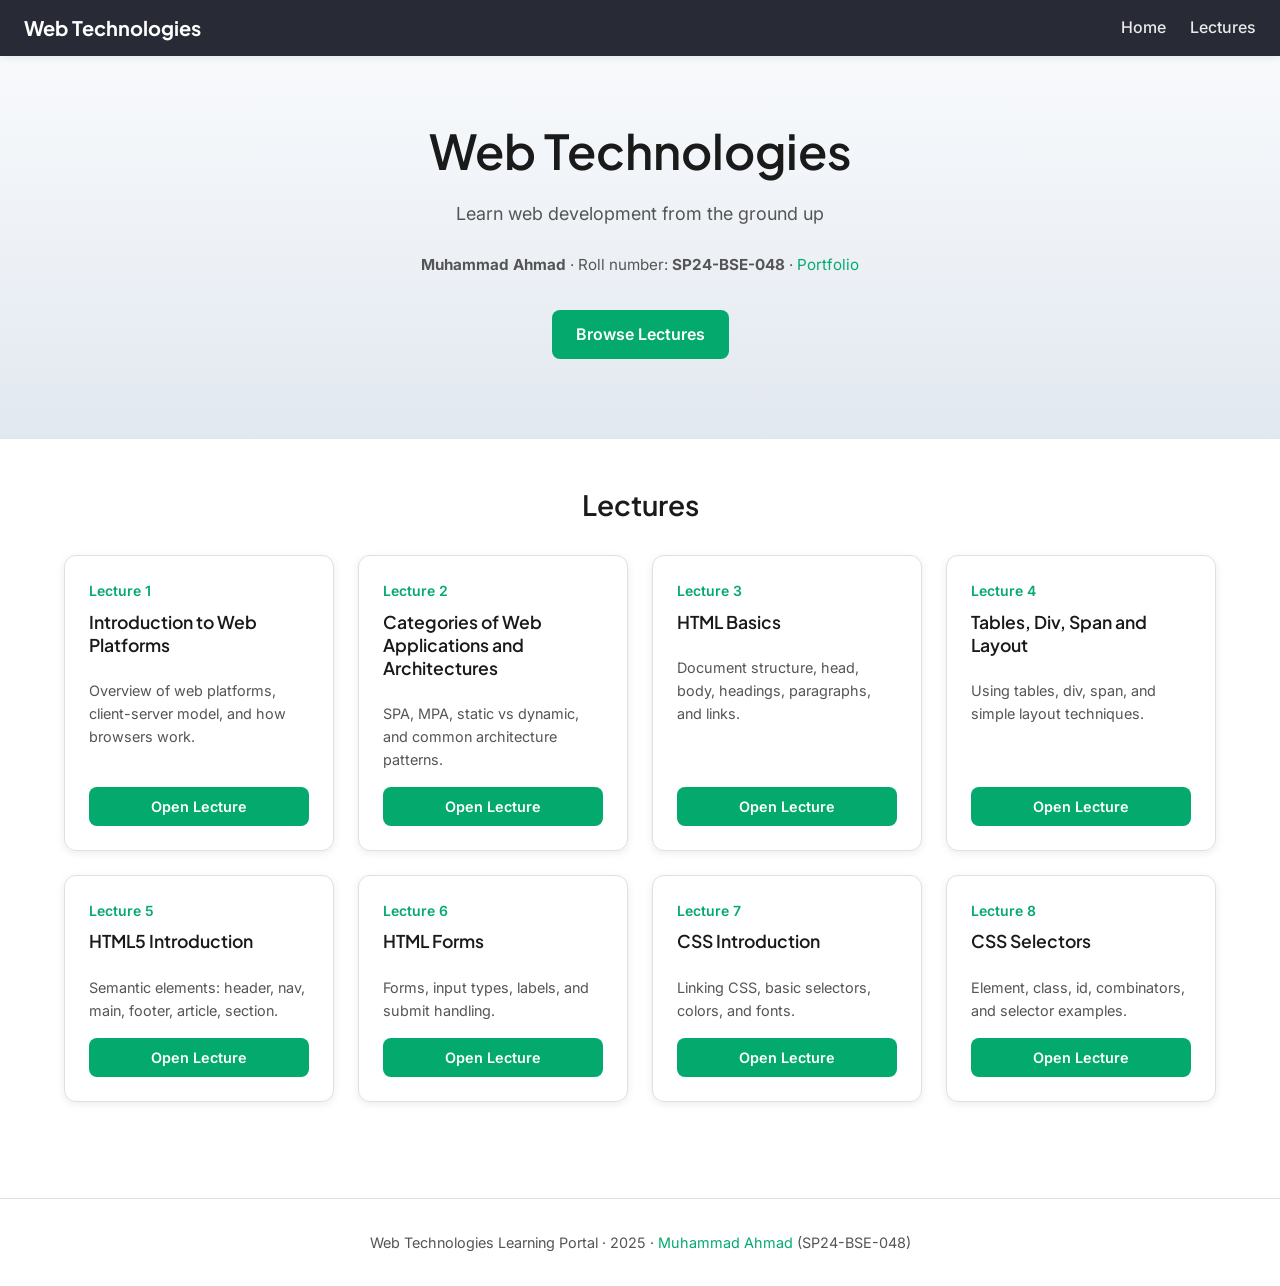
<file: index.html>
<!DOCTYPE html>
<html lang="en">
<head>
  <meta charset="UTF-8">
  <meta name="viewport" content="width=device-width, initial-scale=1.0">
  <title>Web Technologies Learning Portal</title>
  <link rel="preconnect" href="https://fonts.googleapis.com">
  <link rel="preconnect" href="https://fonts.gstatic.com" crossorigin>
  <link href="https://fonts.googleapis.com/css2?family=Inter:wght@400;500;600;700&family=Plus+Jakarta+Sans:wght@600;700&display=swap" rel="stylesheet">
  <link rel="stylesheet" href="web-technologies/style.css">
</head>
<body>
  <header class="navbar">
    <a href="index.html" class="navbar__brand">Web Technologies</a>
    <button class="navbar__toggle" type="button" aria-label="Toggle menu" aria-expanded="false" aria-controls="nav-links">
      &#9776;
    </button>
    <ul class="navbar__links" id="nav-links">
      <li><a href="index.html">Home</a></li>
      <li><a href="index.html#lectures">Lectures</a></li>
    </ul>
  </header>

  <main>
    <section class="hero">
      <div class="container">
        <h1 class="hero__title">Web Technologies</h1>
        <p class="hero__subtitle">Learn web development from the ground up</p>
        <p class="hero__meta"><strong>Muhammad Ahmad</strong> &middot; Roll number: <strong>SP24-BSE-048</strong> &middot; <a href="https://m-ahmad069.github.io/" target="_blank" rel="noopener noreferrer" class="hero__portfolio">Portfolio</a></p>
        <a href="#lectures" class="hero__cta">Browse Lectures</a>
      </div>
    </section>

    <section class="section" id="lectures">
      <div class="container">
        <h2 class="section__title">Lectures</h2>
        <div class="lecture-grid">
          <article class="lecture-card">
            <span class="lecture-card__num">Lecture 1</span>
            <h3 class="lecture-card__title">Introduction to Web Platforms</h3>
            <p class="lecture-card__desc">Overview of web platforms, client-server model, and how browsers work.</p>
            <a href="web-technologies/lectures/lecture1.html" class="lecture-card__btn">Open Lecture</a>
          </article>
          <article class="lecture-card">
            <span class="lecture-card__num">Lecture 2</span>
            <h3 class="lecture-card__title">Categories of Web Applications and Architectures</h3>
            <p class="lecture-card__desc">SPA, MPA, static vs dynamic, and common architecture patterns.</p>
            <a href="web-technologies/lectures/lecture2.html" class="lecture-card__btn">Open Lecture</a>
          </article>
          <article class="lecture-card">
            <span class="lecture-card__num">Lecture 3</span>
            <h3 class="lecture-card__title">HTML Basics</h3>
            <p class="lecture-card__desc">Document structure, head, body, headings, paragraphs, and links.</p>
            <a href="web-technologies/lectures/lecture3.html" class="lecture-card__btn">Open Lecture</a>
          </article>
          <article class="lecture-card">
            <span class="lecture-card__num">Lecture 4</span>
            <h3 class="lecture-card__title">Tables, Div, Span and Layout</h3>
            <p class="lecture-card__desc">Using tables, div, span, and simple layout techniques.</p>
            <a href="web-technologies/lectures/lecture4.html" class="lecture-card__btn">Open Lecture</a>
          </article>
          <article class="lecture-card">
            <span class="lecture-card__num">Lecture 5</span>
            <h3 class="lecture-card__title">HTML5 Introduction</h3>
            <p class="lecture-card__desc">Semantic elements: header, nav, main, footer, article, section.</p>
            <a href="web-technologies/lectures/lecture5.html" class="lecture-card__btn">Open Lecture</a>
          </article>
          <article class="lecture-card">
            <span class="lecture-card__num">Lecture 6</span>
            <h3 class="lecture-card__title">HTML Forms</h3>
            <p class="lecture-card__desc">Forms, input types, labels, and submit handling.</p>
            <a href="web-technologies/lectures/lecture6.html" class="lecture-card__btn">Open Lecture</a>
          </article>
          <article class="lecture-card">
            <span class="lecture-card__num">Lecture 7</span>
            <h3 class="lecture-card__title">CSS Introduction</h3>
            <p class="lecture-card__desc">Linking CSS, basic selectors, colors, and fonts.</p>
            <a href="web-technologies/lectures/lecture7.html" class="lecture-card__btn">Open Lecture</a>
          </article>
          <article class="lecture-card">
            <span class="lecture-card__num">Lecture 8</span>
            <h3 class="lecture-card__title">CSS Selectors</h3>
            <p class="lecture-card__desc">Element, class, id, combinators, and selector examples.</p>
            <a href="web-technologies/lectures/lecture8.html" class="lecture-card__btn">Open Lecture</a>
          </article>
        </div>
      </div>
    </section>
  </main>

  <footer class="footer">
    <div class="container">
      Web Technologies Learning Portal &middot; 2025 &middot; <a href="https://m-ahmad069.github.io/" target="_blank" rel="noopener noreferrer">Muhammad Ahmad</a> (SP24-BSE-048)
    </div>
  </footer>

  <script src="web-technologies/script.js"></script>
</body>
</html>
</file>
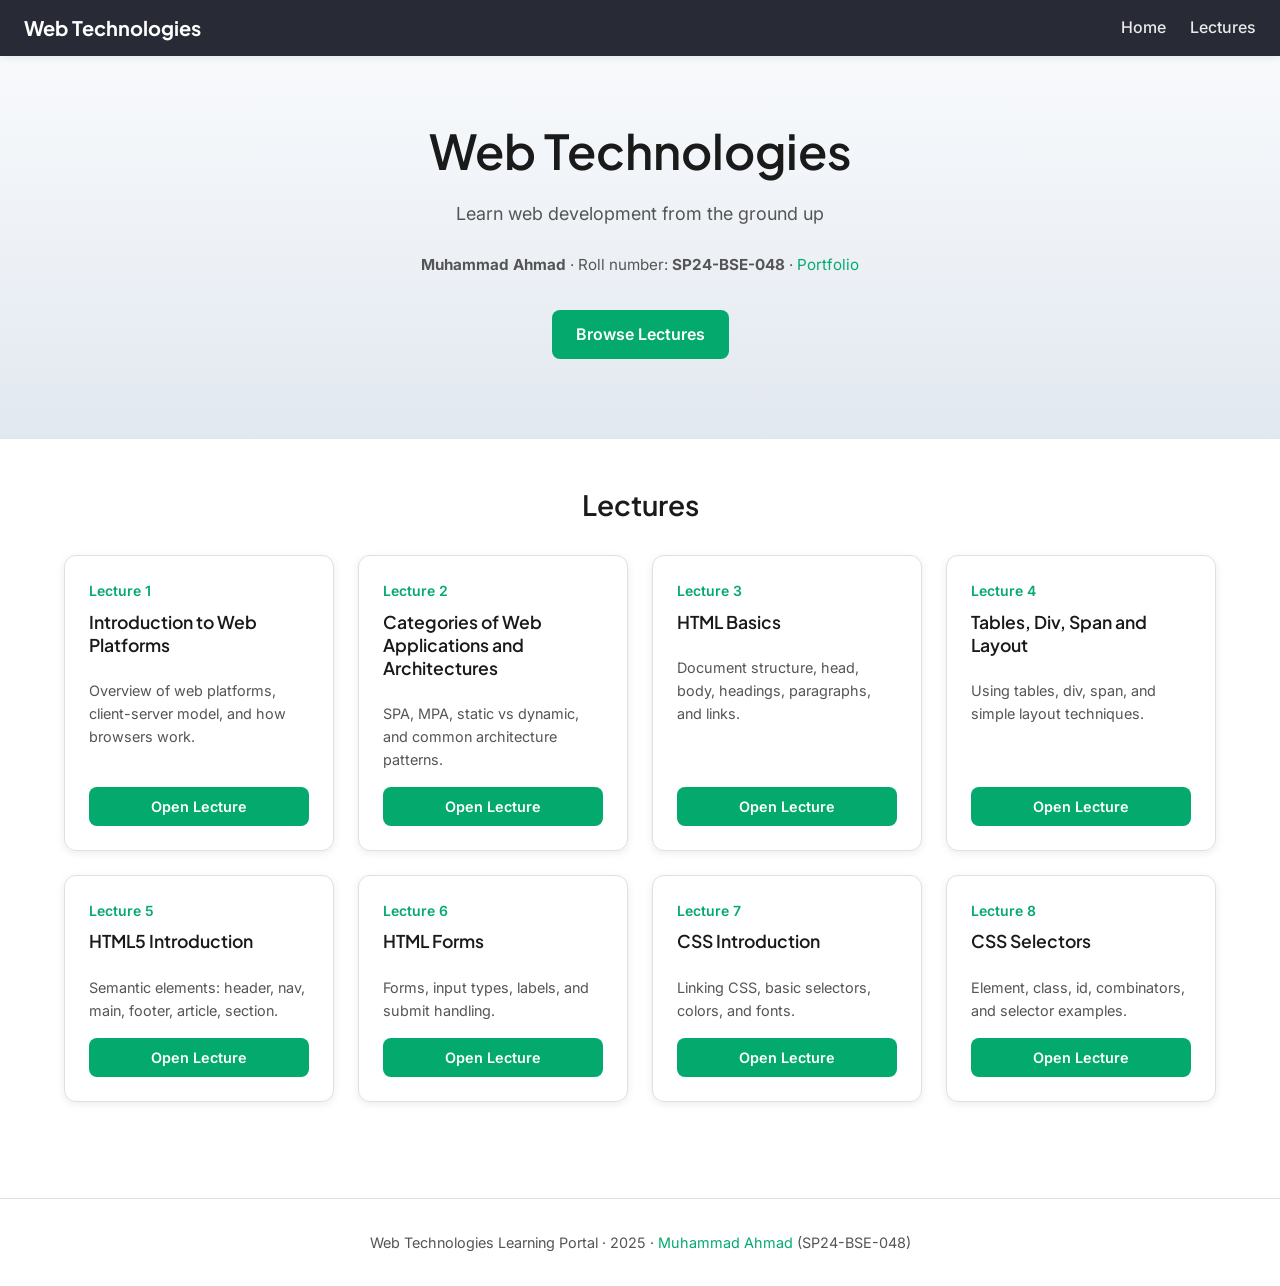
<file: web-technologies/index.html>
<!DOCTYPE html>
<html lang="en">
<head>
  <meta charset="UTF-8">
  <meta name="viewport" content="width=device-width, initial-scale=1.0">
  <title>Web Technologies Learning Portal</title>
  <link rel="preconnect" href="https://fonts.googleapis.com">
  <link rel="preconnect" href="https://fonts.gstatic.com" crossorigin>
  <link href="https://fonts.googleapis.com/css2?family=Inter:wght@400;500;600;700&family=Plus+Jakarta+Sans:wght@600;700&display=swap" rel="stylesheet">
  <link rel="stylesheet" href="style.css">
</head>
<body>
  <header class="navbar">
    <a href="index.html" class="navbar__brand">Web Technologies</a>
    <button class="navbar__toggle" type="button" aria-label="Toggle menu" aria-expanded="false" aria-controls="nav-links">
      &#9776;
    </button>
    <ul class="navbar__links" id="nav-links">
      <li><a href="index.html">Home</a></li>
      <li><a href="index.html#lectures">Lectures</a></li>
    </ul>
  </header>

  <main>
    <section class="hero">
      <div class="container">
        <h1 class="hero__title">Web Technologies</h1>
        <p class="hero__subtitle">Learn web development from the ground up</p>
        <p class="hero__meta"><strong>Muhammad Ahmad</strong> &middot; Roll number: <strong>SP24-BSE-048</strong> &middot; <a href="https://m-ahmad069.github.io/" target="_blank" rel="noopener noreferrer" class="hero__portfolio">Portfolio</a></p>
        <a href="#lectures" class="hero__cta">Browse Lectures</a>
      </div>
    </section>

    <section class="section" id="lectures">
      <div class="container">
        <h2 class="section__title">Lectures</h2>
        <div class="lecture-grid">
          <article class="lecture-card">
            <span class="lecture-card__num">Lecture 1</span>
            <h3 class="lecture-card__title">Introduction to Web Platforms</h3>
            <p class="lecture-card__desc">Overview of web platforms, client-server model, and how browsers work.</p>
            <a href="lectures/lecture1.html" class="lecture-card__btn">Open Lecture</a>
          </article>
          <article class="lecture-card">
            <span class="lecture-card__num">Lecture 2</span>
            <h3 class="lecture-card__title">Categories of Web Applications and Architectures</h3>
            <p class="lecture-card__desc">SPA, MPA, static vs dynamic, and common architecture patterns.</p>
            <a href="lectures/lecture2.html" class="lecture-card__btn">Open Lecture</a>
          </article>
          <article class="lecture-card">
            <span class="lecture-card__num">Lecture 3</span>
            <h3 class="lecture-card__title">HTML Basics</h3>
            <p class="lecture-card__desc">Document structure, head, body, headings, paragraphs, and links.</p>
            <a href="lectures/lecture3.html" class="lecture-card__btn">Open Lecture</a>
          </article>
          <article class="lecture-card">
            <span class="lecture-card__num">Lecture 4</span>
            <h3 class="lecture-card__title">Tables, Div, Span and Layout</h3>
            <p class="lecture-card__desc">Using tables, div, span, and simple layout techniques.</p>
            <a href="lectures/lecture4.html" class="lecture-card__btn">Open Lecture</a>
          </article>
          <article class="lecture-card">
            <span class="lecture-card__num">Lecture 5</span>
            <h3 class="lecture-card__title">HTML5 Introduction</h3>
            <p class="lecture-card__desc">Semantic elements: header, nav, main, footer, article, section.</p>
            <a href="lectures/lecture5.html" class="lecture-card__btn">Open Lecture</a>
          </article>
          <article class="lecture-card">
            <span class="lecture-card__num">Lecture 6</span>
            <h3 class="lecture-card__title">HTML Forms</h3>
            <p class="lecture-card__desc">Forms, input types, labels, and submit handling.</p>
            <a href="lectures/lecture6.html" class="lecture-card__btn">Open Lecture</a>
          </article>
          <article class="lecture-card">
            <span class="lecture-card__num">Lecture 7</span>
            <h3 class="lecture-card__title">CSS Introduction</h3>
            <p class="lecture-card__desc">Linking CSS, basic selectors, colors, and fonts.</p>
            <a href="lectures/lecture7.html" class="lecture-card__btn">Open Lecture</a>
          </article>
          <article class="lecture-card">
            <span class="lecture-card__num">Lecture 8</span>
            <h3 class="lecture-card__title">CSS Selectors</h3>
            <p class="lecture-card__desc">Element, class, id, combinators, and selector examples.</p>
            <a href="lectures/lecture8.html" class="lecture-card__btn">Open Lecture</a>
          </article>
        </div>
      </div>
    </section>
  </main>

  <footer class="footer">
    <div class="container">
      Web Technologies Learning Portal &middot; 2025 &middot; <a href="https://m-ahmad069.github.io/" target="_blank" rel="noopener noreferrer">Muhammad Ahmad</a> (SP24-BSE-048)
    </div>
  </footer>

  <script src="script.js"></script>
</body>
</html>
</file>
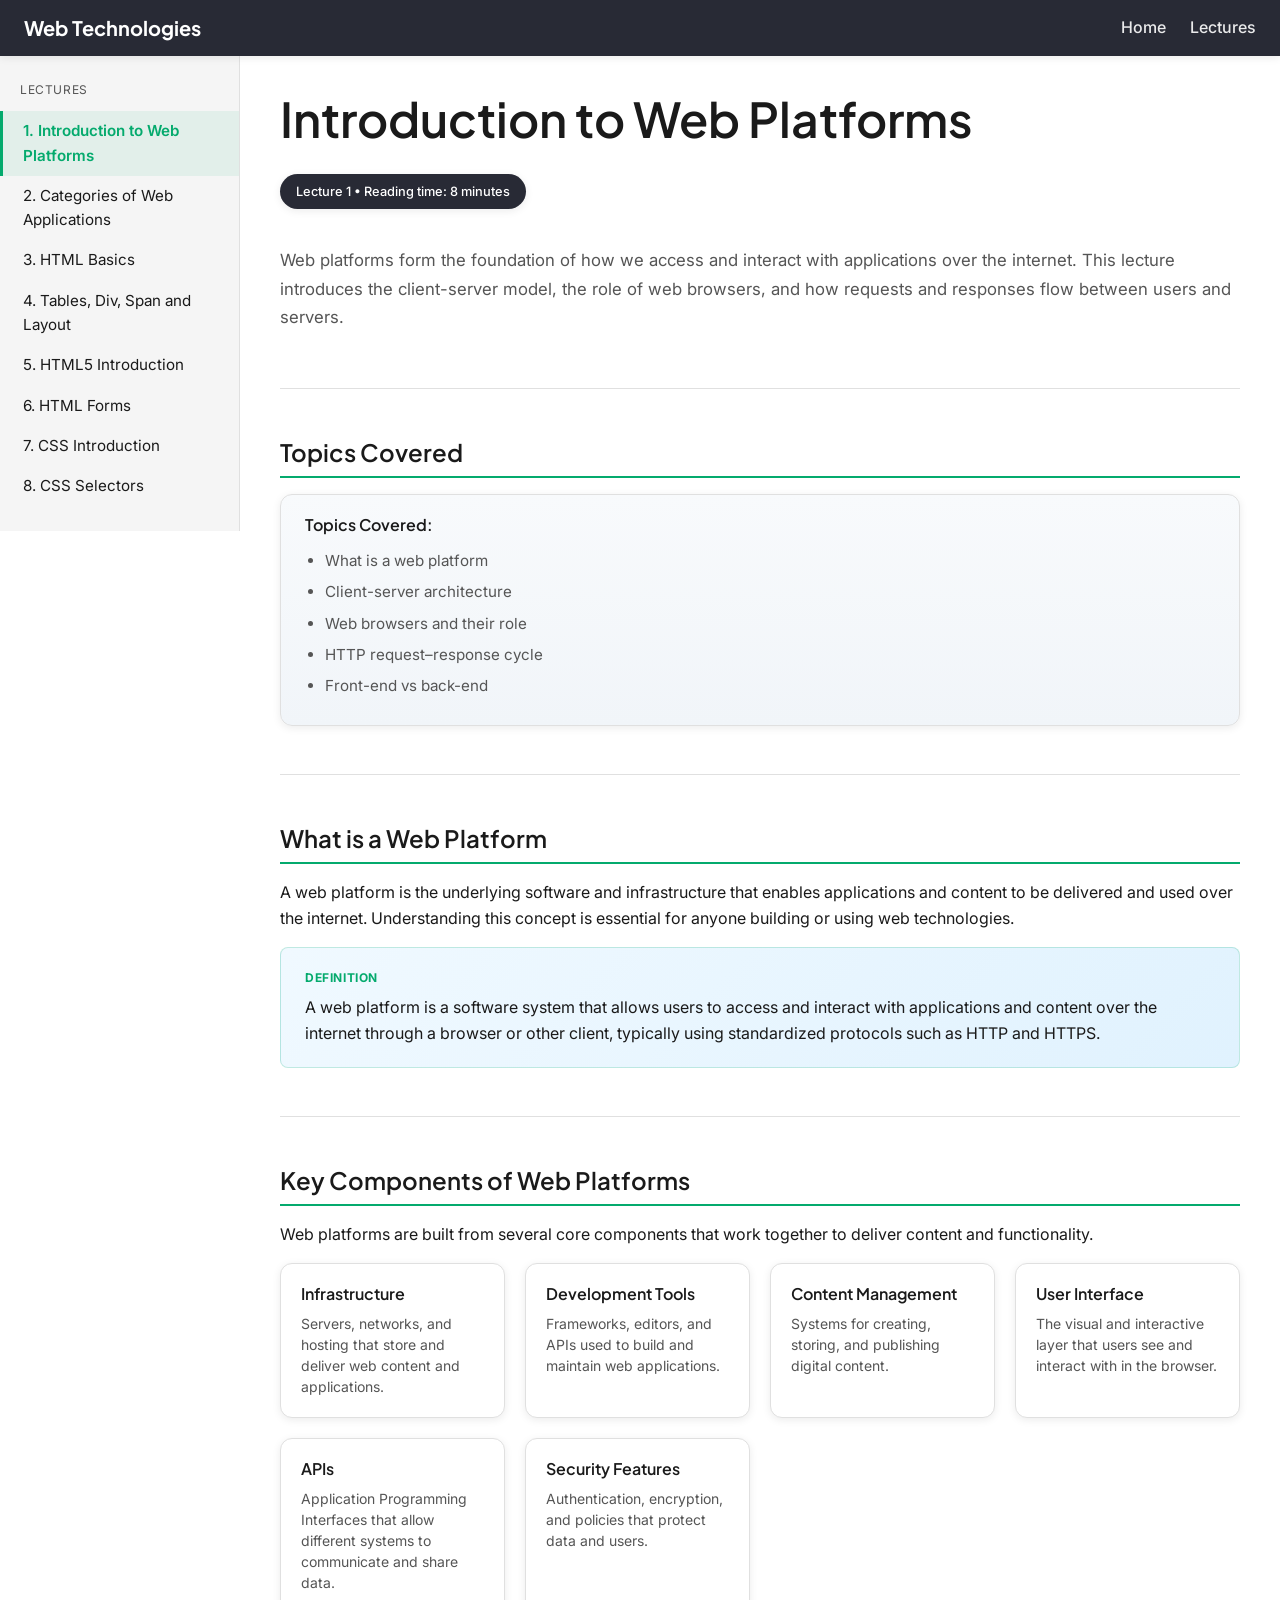
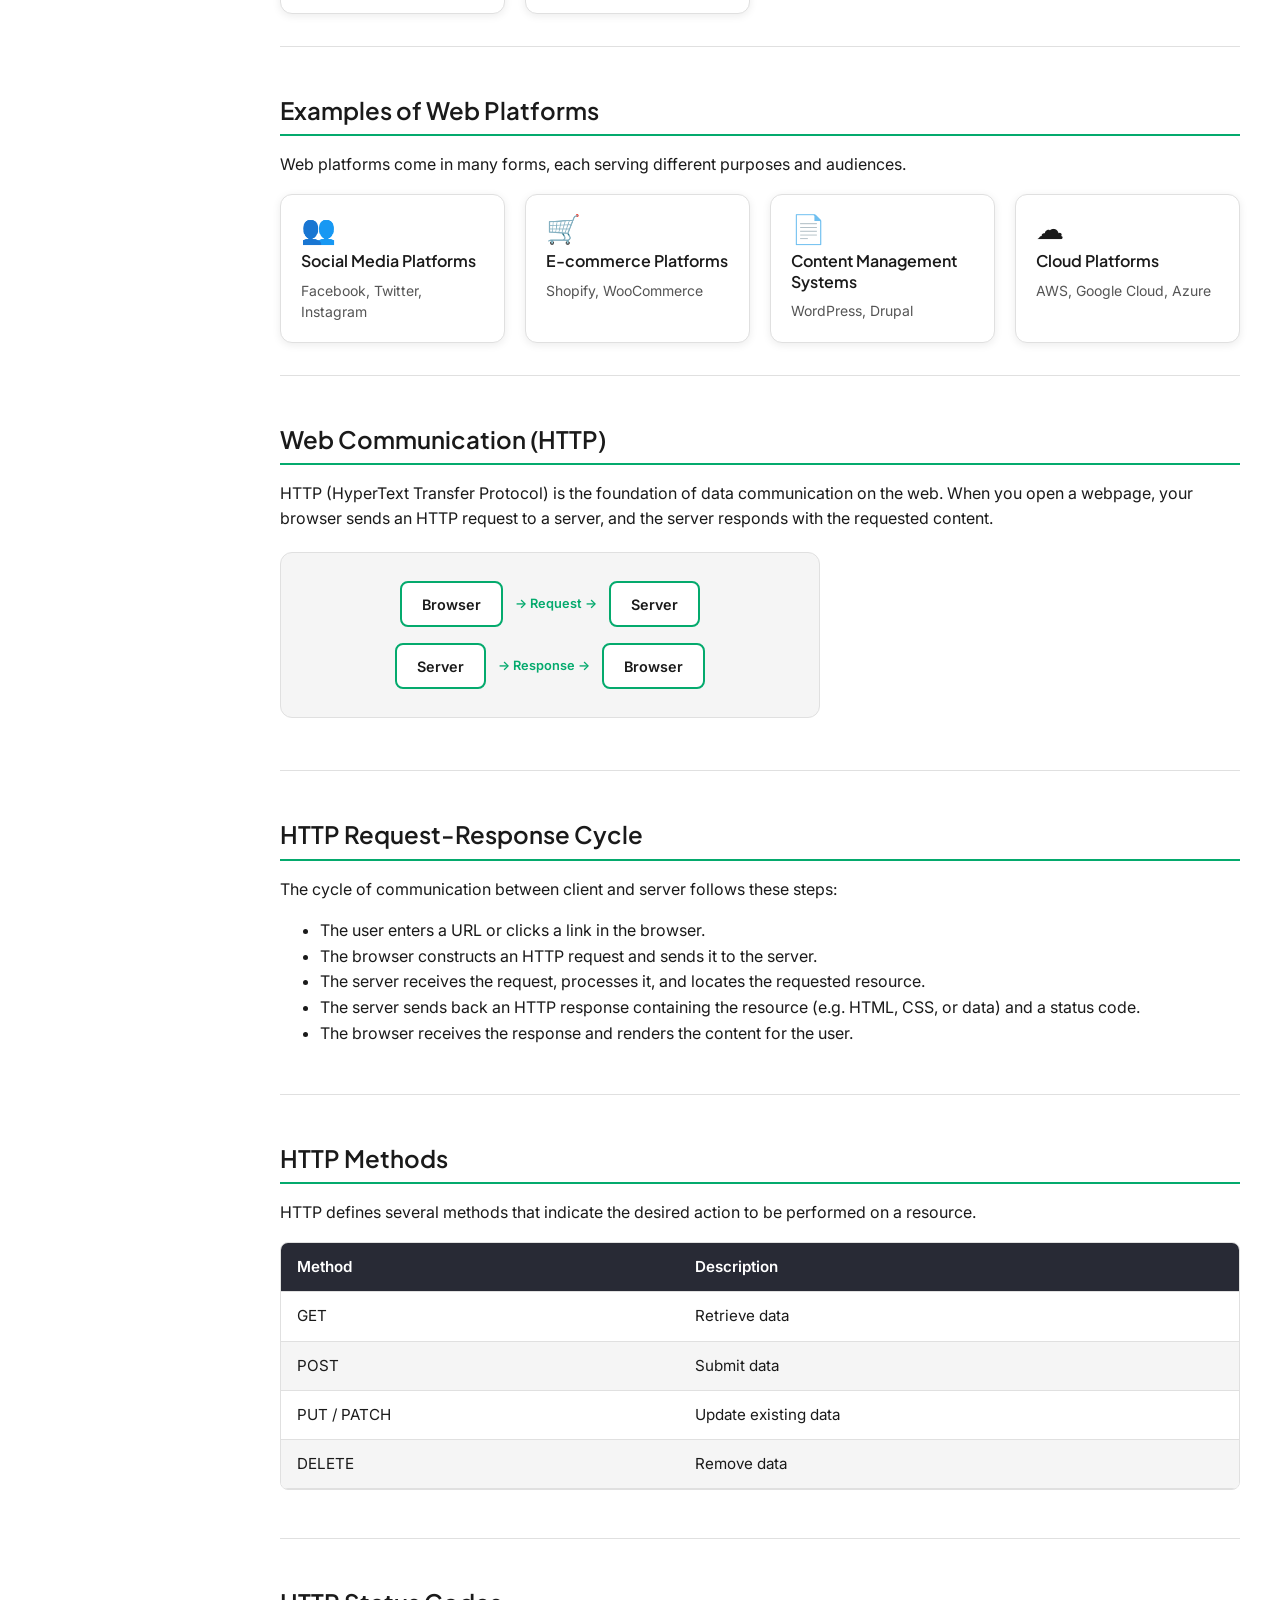
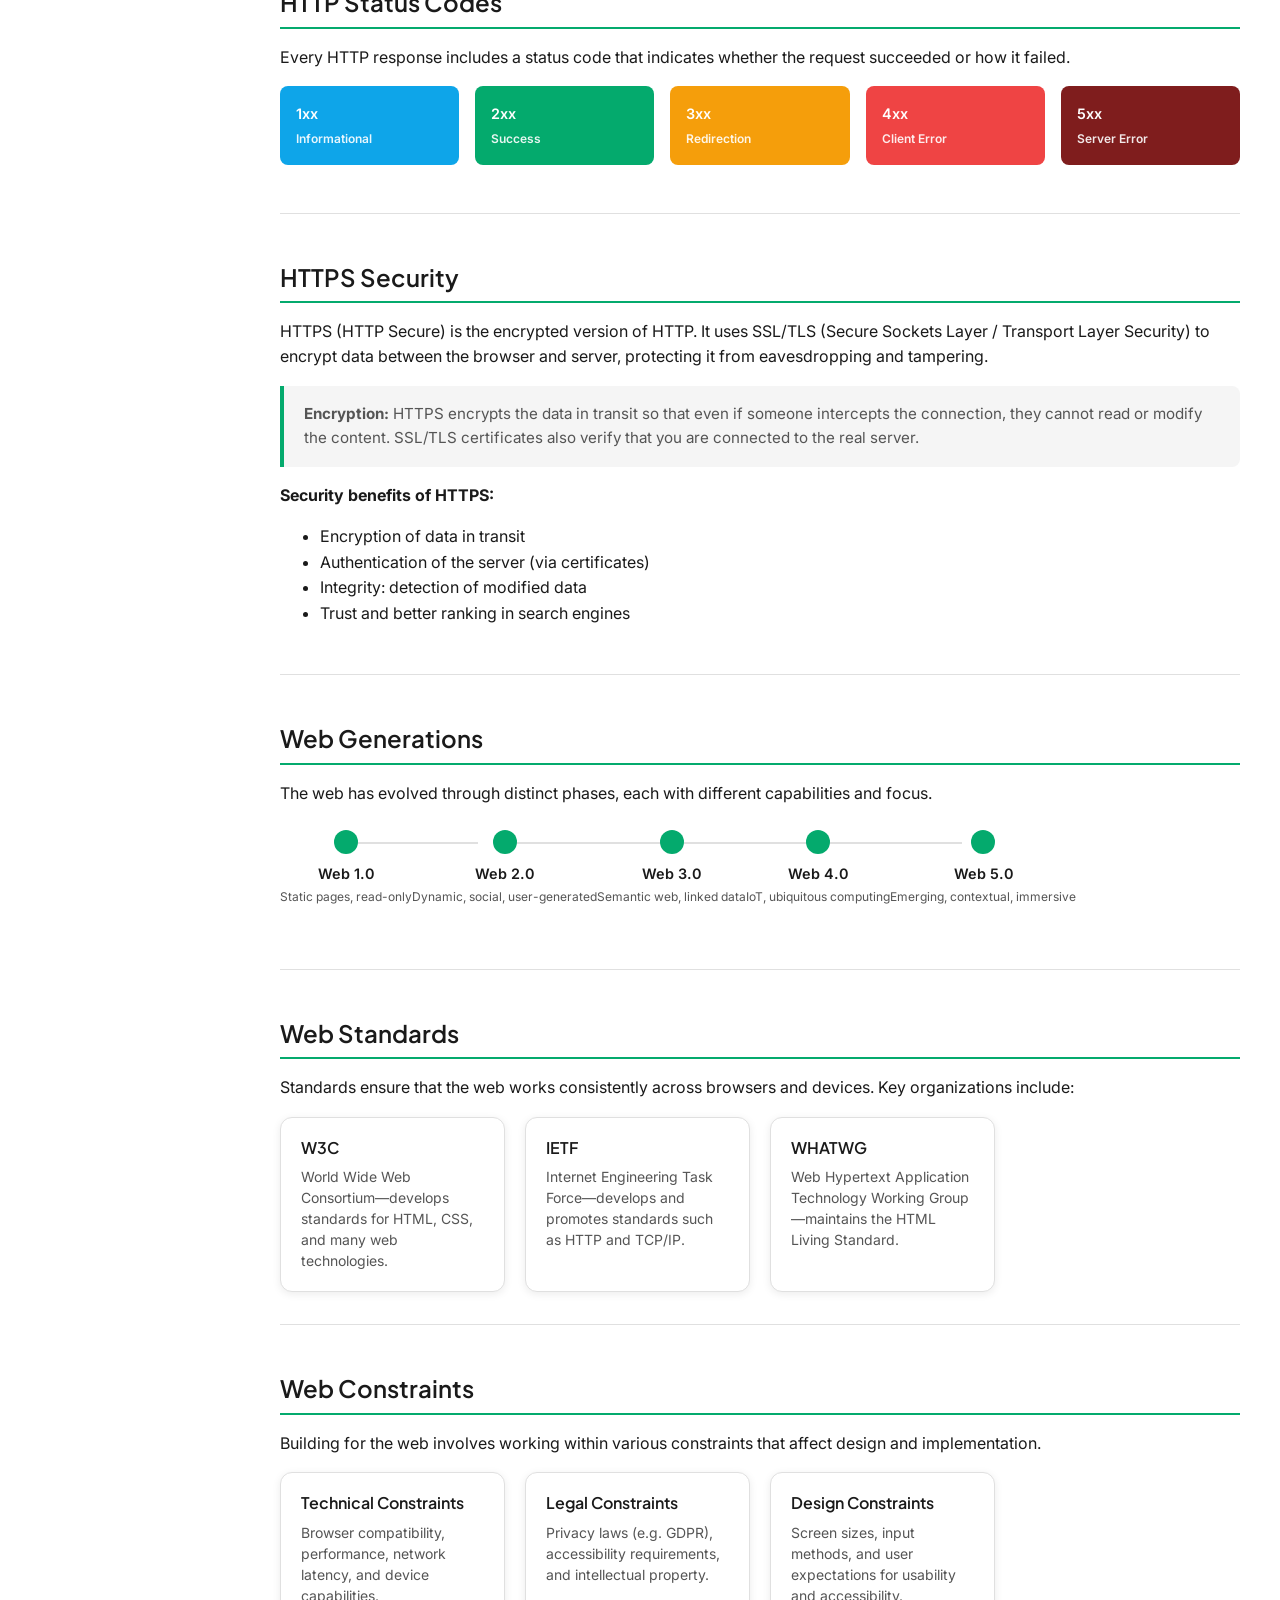
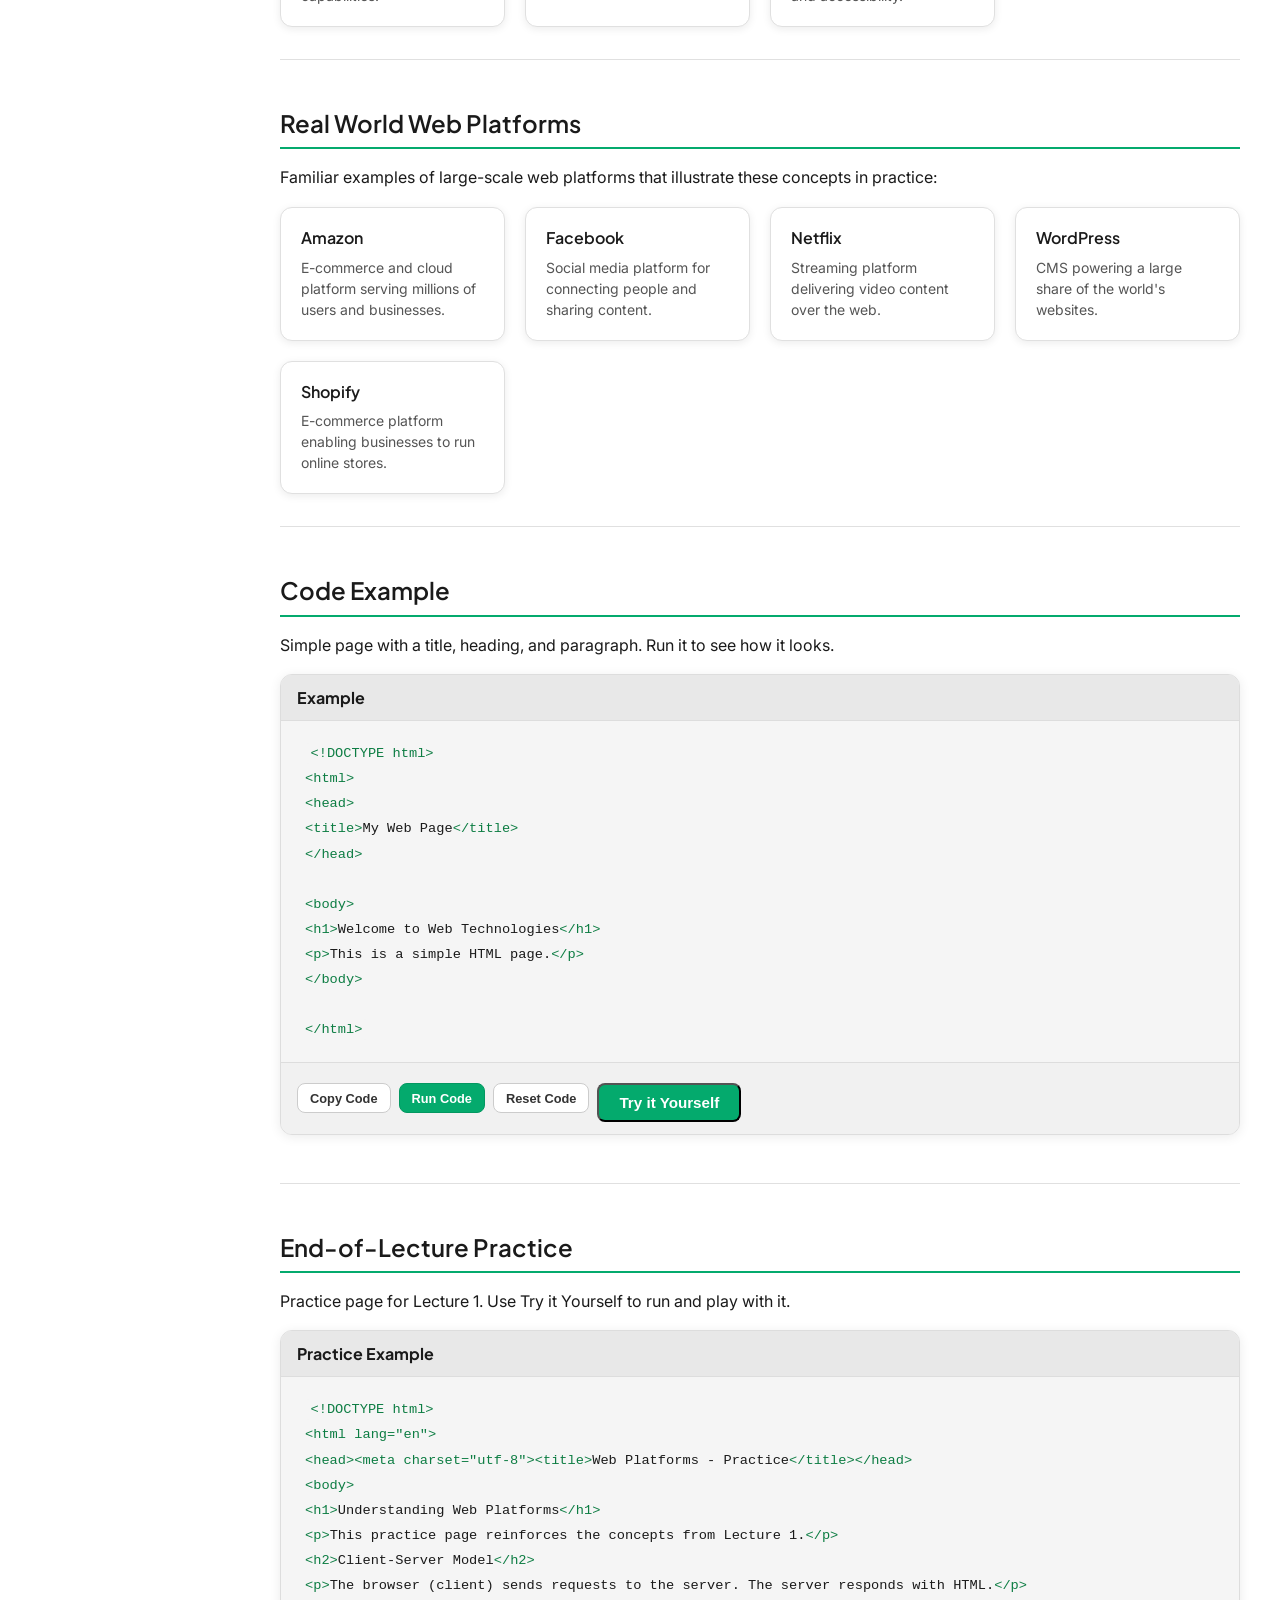
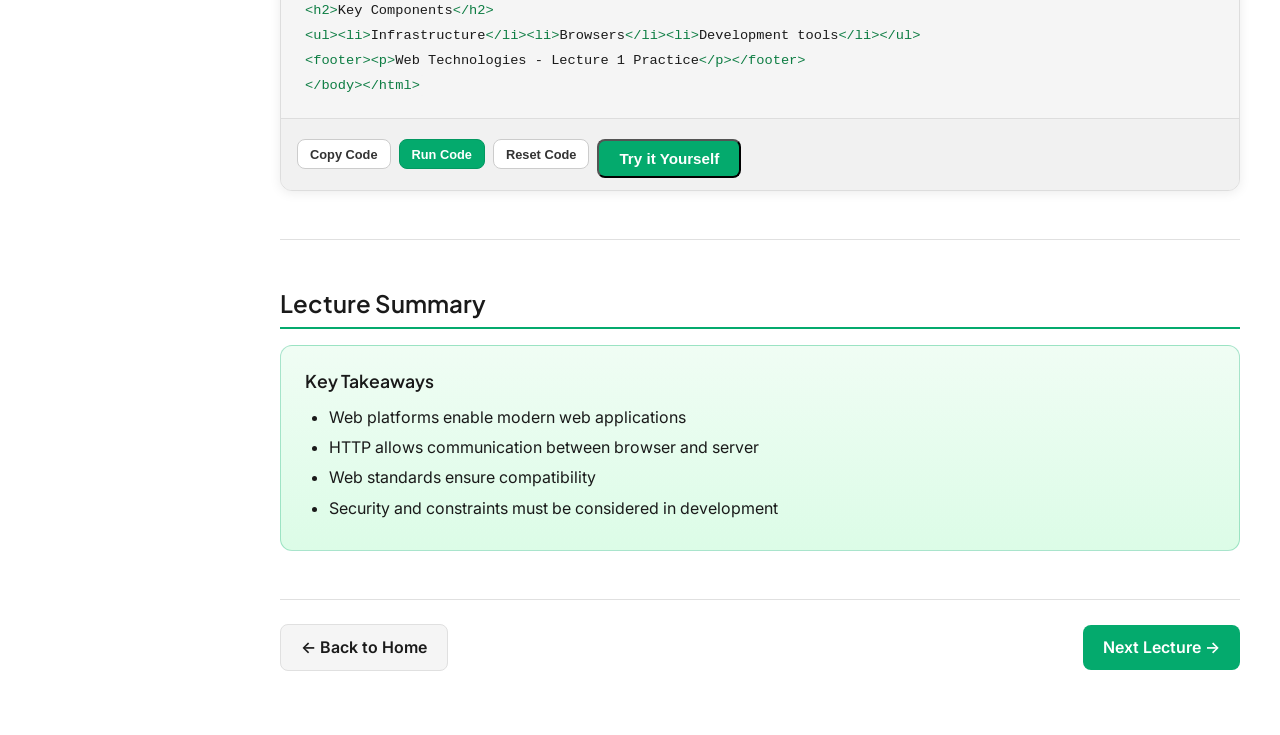
<file: web-technologies/lectures/lecture1.html>
<!DOCTYPE html>
<html lang="en">
<head>
  <meta charset="UTF-8">
  <meta name="viewport" content="width=device-width, initial-scale=1.0">
  <title>Lecture 1: Introduction to Web Platforms | Web Technologies</title>
  <link rel="preconnect" href="https://fonts.googleapis.com">
  <link rel="preconnect" href="https://fonts.gstatic.com" crossorigin>
  <link href="https://fonts.googleapis.com/css2?family=Inter:wght@400;500;600;700&family=Plus+Jakarta+Sans:wght@600;700&display=swap" rel="stylesheet">
  <link rel="stylesheet" href="../style.css">
</head>
<body>
  <header class="navbar">
    <a href="../index.html" class="navbar__brand">Web Technologies</a>
    <button class="navbar__toggle" type="button" aria-label="Toggle menu" aria-expanded="false" aria-controls="nav-links">&#9776;</button>
    <ul class="navbar__links" id="nav-links">
      <li><a href="../index.html">Home</a></li>
      <li><a href="../index.html#lectures">Lectures</a></li>
    </ul>
  </header>

  <div class="lecture-layout">
    <aside class="lecture-sidebar">
      <div class="lecture-sidebar__title">Lectures</div>
      <ul class="lecture-sidebar__list">
        <li><a href="lecture1.html">1. Introduction to Web Platforms</a></li>
        <li><a href="lecture2.html">2. Categories of Web Applications</a></li>
        <li><a href="lecture3.html">3. HTML Basics</a></li>
        <li><a href="lecture4.html">4. Tables, Div, Span and Layout</a></li>
        <li><a href="lecture5.html">5. HTML5 Introduction</a></li>
        <li><a href="lecture6.html">6. HTML Forms</a></li>
        <li><a href="lecture7.html">7. CSS Introduction</a></li>
        <li><a href="lecture8.html">8. CSS Selectors</a></li>
      </ul>
    </aside>
    <main class="lecture-main">
      <section id="intro" class="tutorial-section">
        <h1>Introduction to Web Platforms</h1>
        <span class="lecture-badge">Lecture 1 &bull; Reading time: 8 minutes</span>
        <p class="lecture-summary">
          Web platforms form the foundation of how we access and interact with applications over the internet. This lecture introduces the client-server model, the role of web browsers, and how requests and responses flow between users and servers.
        </p>
      </section>

      <section id="topics-covered" class="tutorial-section">
        <h2>Topics Covered</h2>
        <div class="topics-card">
          <h3>Topics Covered:</h3>
          <ul>
            <li>What is a web platform</li>
            <li>Client-server architecture</li>
            <li>Web browsers and their role</li>
            <li>HTTP request&ndash;response cycle</li>
            <li>Front-end vs back-end</li>
          </ul>
        </div>
      </section>

      <section id="what-is-web-platform" class="tutorial-section">
        <h2>What is a Web Platform</h2>
        <p>
          A web platform is the underlying software and infrastructure that enables applications and content to be delivered and used over the internet. Understanding this concept is essential for anyone building or using web technologies.
        </p>
        <div class="definition-box">
          <strong>Definition</strong>
          <p>A web platform is a software system that allows users to access and interact with applications and content over the internet through a browser or other client, typically using standardized protocols such as HTTP and HTTPS.</p>
        </div>
      </section>

      <section id="key-components" class="tutorial-section">
        <h2>Key Components of Web Platforms</h2>
        <p>Web platforms are built from several core components that work together to deliver content and functionality.</p>
        <div class="tutorial-card-grid">
          <div class="tutorial-card">
            <h3 class="tutorial-card__title">Infrastructure</h3>
            <p class="tutorial-card__desc">Servers, networks, and hosting that store and deliver web content and applications.</p>
          </div>
          <div class="tutorial-card">
            <h3 class="tutorial-card__title">Development Tools</h3>
            <p class="tutorial-card__desc">Frameworks, editors, and APIs used to build and maintain web applications.</p>
          </div>
          <div class="tutorial-card">
            <h3 class="tutorial-card__title">Content Management</h3>
            <p class="tutorial-card__desc">Systems for creating, storing, and publishing digital content.</p>
          </div>
          <div class="tutorial-card">
            <h3 class="tutorial-card__title">User Interface</h3>
            <p class="tutorial-card__desc">The visual and interactive layer that users see and interact with in the browser.</p>
          </div>
          <div class="tutorial-card">
            <h3 class="tutorial-card__title">APIs</h3>
            <p class="tutorial-card__desc">Application Programming Interfaces that allow different systems to communicate and share data.</p>
          </div>
          <div class="tutorial-card">
            <h3 class="tutorial-card__title">Security Features</h3>
            <p class="tutorial-card__desc">Authentication, encryption, and policies that protect data and users.</p>
          </div>
        </div>
      </section>

      <section id="examples" class="tutorial-section">
        <h2>Examples of Web Platforms</h2>
        <p>Web platforms come in many forms, each serving different purposes and audiences.</p>
        <div class="tutorial-card-grid">
          <div class="tutorial-card tutorial-card--icon">
            <div class="tutorial-card__icon" aria-hidden="true">&#128101;</div>
            <h3 class="tutorial-card__title">Social Media Platforms</h3>
            <p class="tutorial-card__desc">Facebook, Twitter, Instagram</p>
          </div>
          <div class="tutorial-card tutorial-card--icon">
            <div class="tutorial-card__icon" aria-hidden="true">&#128722;</div>
            <h3 class="tutorial-card__title">E-commerce Platforms</h3>
            <p class="tutorial-card__desc">Shopify, WooCommerce</p>
          </div>
          <div class="tutorial-card tutorial-card--icon">
            <div class="tutorial-card__icon" aria-hidden="true">&#128196;</div>
            <h3 class="tutorial-card__title">Content Management Systems</h3>
            <p class="tutorial-card__desc">WordPress, Drupal</p>
          </div>
          <div class="tutorial-card tutorial-card--icon">
            <div class="tutorial-card__icon" aria-hidden="true">&#9729;</div>
            <h3 class="tutorial-card__title">Cloud Platforms</h3>
            <p class="tutorial-card__desc">AWS, Google Cloud, Azure</p>
          </div>
        </div>
      </section>

      <section id="http" class="tutorial-section">
        <h2>Web Communication (HTTP)</h2>
        <p>
          HTTP (HyperText Transfer Protocol) is the foundation of data communication on the web. When you open a webpage, your browser sends an HTTP request to a server, and the server responds with the requested content.
        </p>
        <div class="http-diagram">
          <div class="http-diagram__row">
            <span class="http-diagram__node">Browser</span>
            <span class="http-diagram__arrow">&#8594; Request &#8594;</span>
            <span class="http-diagram__node">Server</span>
          </div>
          <div class="http-diagram__row">
            <span class="http-diagram__node">Server</span>
            <span class="http-diagram__arrow">&#8594; Response &#8594;</span>
            <span class="http-diagram__node">Browser</span>
          </div>
        </div>
      </section>

      <section id="request-response-cycle" class="tutorial-section">
        <h2>HTTP Request-Response Cycle</h2>
        <p>The cycle of communication between client and server follows these steps:</p>
        <ul>
          <li>The user enters a URL or clicks a link in the browser.</li>
          <li>The browser constructs an HTTP request and sends it to the server.</li>
          <li>The server receives the request, processes it, and locates the requested resource.</li>
          <li>The server sends back an HTTP response containing the resource (e.g. HTML, CSS, or data) and a status code.</li>
          <li>The browser receives the response and renders the content for the user.</li>
        </ul>
      </section>

      <section id="http-methods" class="tutorial-section">
        <h2>HTTP Methods</h2>
        <p>HTTP defines several methods that indicate the desired action to be performed on a resource.</p>
        <div class="table-wrapper">
          <table class="tutorial-table">
            <thead>
              <tr>
                <th>Method</th>
                <th>Description</th>
              </tr>
            </thead>
            <tbody>
              <tr><td>GET</td><td>Retrieve data</td></tr>
              <tr><td>POST</td><td>Submit data</td></tr>
              <tr><td>PUT / PATCH</td><td>Update existing data</td></tr>
              <tr><td>DELETE</td><td>Remove data</td></tr>
            </tbody>
          </table>
        </div>
      </section>

      <section id="status-codes" class="tutorial-section">
        <h2>HTTP Status Codes</h2>
        <p>Every HTTP response includes a status code that indicates whether the request succeeded or how it failed.</p>
        <div class="status-codes">
          <div class="status-code-box status-code-box--1xx">1xx<br><span>Informational</span></div>
          <div class="status-code-box status-code-box--2xx">2xx<br><span>Success</span></div>
          <div class="status-code-box status-code-box--3xx">3xx<br><span>Redirection</span></div>
          <div class="status-code-box status-code-box--4xx">4xx<br><span>Client Error</span></div>
          <div class="status-code-box status-code-box--5xx">5xx<br><span>Server Error</span></div>
        </div>
      </section>

      <section id="https" class="tutorial-section">
        <h2>HTTPS Security</h2>
        <p>
          HTTPS (HTTP Secure) is the encrypted version of HTTP. It uses SSL/TLS (Secure Sockets Layer / Transport Layer Security) to encrypt data between the browser and server, protecting it from eavesdropping and tampering.
        </p>
        <div class="info-box">
          <strong>Encryption:</strong> HTTPS encrypts the data in transit so that even if someone intercepts the connection, they cannot read or modify the content. SSL/TLS certificates also verify that you are connected to the real server.
        </div>
        <p><strong>Security benefits of HTTPS:</strong></p>
        <ul>
          <li>Encryption of data in transit</li>
          <li>Authentication of the server (via certificates)</li>
          <li>Integrity: detection of modified data</li>
          <li>Trust and better ranking in search engines</li>
        </ul>
      </section>

      <section id="web-timeline" class="tutorial-section">
        <h2>Web Generations</h2>
        <p>The web has evolved through distinct phases, each with different capabilities and focus.</p>
        <div class="timeline">
          <div class="timeline__item">
            <div class="timeline__dot"></div>
            <div class="timeline__label">Web 1.0</div>
            <div class="timeline__desc">Static pages, read-only</div>
          </div>
          <div class="timeline__item">
            <div class="timeline__dot"></div>
            <div class="timeline__label">Web 2.0</div>
            <div class="timeline__desc">Dynamic, social, user-generated</div>
          </div>
          <div class="timeline__item">
            <div class="timeline__dot"></div>
            <div class="timeline__label">Web 3.0</div>
            <div class="timeline__desc">Semantic web, linked data</div>
          </div>
          <div class="timeline__item">
            <div class="timeline__dot"></div>
            <div class="timeline__label">Web 4.0</div>
            <div class="timeline__desc">IoT, ubiquitous computing</div>
          </div>
          <div class="timeline__item">
            <div class="timeline__dot"></div>
            <div class="timeline__label">Web 5.0</div>
            <div class="timeline__desc">Emerging, contextual, immersive</div>
          </div>
        </div>
      </section>

      <section id="standards" class="tutorial-section">
        <h2>Web Standards</h2>
        <p>Standards ensure that the web works consistently across browsers and devices. Key organizations include:</p>
        <div class="tutorial-card-grid">
          <div class="tutorial-card">
            <h3 class="tutorial-card__title">W3C</h3>
            <p class="tutorial-card__desc">World Wide Web Consortium—develops standards for HTML, CSS, and many web technologies.</p>
          </div>
          <div class="tutorial-card">
            <h3 class="tutorial-card__title">IETF</h3>
            <p class="tutorial-card__desc">Internet Engineering Task Force—develops and promotes standards such as HTTP and TCP/IP.</p>
          </div>
          <div class="tutorial-card">
            <h3 class="tutorial-card__title">WHATWG</h3>
            <p class="tutorial-card__desc">Web Hypertext Application Technology Working Group—maintains the HTML Living Standard.</p>
          </div>
        </div>
      </section>

      <section id="constraints" class="tutorial-section">
        <h2>Web Constraints</h2>
        <p>Building for the web involves working within various constraints that affect design and implementation.</p>
        <div class="tutorial-card-grid">
          <div class="tutorial-card">
            <h3 class="tutorial-card__title">Technical Constraints</h3>
            <p class="tutorial-card__desc">Browser compatibility, performance, network latency, and device capabilities.</p>
          </div>
          <div class="tutorial-card">
            <h3 class="tutorial-card__title">Legal Constraints</h3>
            <p class="tutorial-card__desc">Privacy laws (e.g. GDPR), accessibility requirements, and intellectual property.</p>
          </div>
          <div class="tutorial-card">
            <h3 class="tutorial-card__title">Design Constraints</h3>
            <p class="tutorial-card__desc">Screen sizes, input methods, and user expectations for usability and accessibility.</p>
          </div>
        </div>
      </section>

      <section id="real-world" class="tutorial-section">
        <h2>Real World Web Platforms</h2>
        <p>Familiar examples of large-scale web platforms that illustrate these concepts in practice:</p>
        <div class="tutorial-card-grid">
          <div class="tutorial-card">
            <h3 class="tutorial-card__title">Amazon</h3>
            <p class="tutorial-card__desc">E-commerce and cloud platform serving millions of users and businesses.</p>
          </div>
          <div class="tutorial-card">
            <h3 class="tutorial-card__title">Facebook</h3>
            <p class="tutorial-card__desc">Social media platform for connecting people and sharing content.</p>
          </div>
          <div class="tutorial-card">
            <h3 class="tutorial-card__title">Netflix</h3>
            <p class="tutorial-card__desc">Streaming platform delivering video content over the web.</p>
          </div>
          <div class="tutorial-card">
            <h3 class="tutorial-card__title">WordPress</h3>
            <p class="tutorial-card__desc">CMS powering a large share of the world's websites.</p>
          </div>
          <div class="tutorial-card">
            <h3 class="tutorial-card__title">Shopify</h3>
            <p class="tutorial-card__desc">E-commerce platform enabling businesses to run online stores.</p>
          </div>
        </div>
      </section>

      <section id="code-example" class="tutorial-section code-section">
        <h2>Code Example</h2>
        <p>Simple page with a title, heading, and paragraph. Run it to see how it looks.</p>
        <div class="code-block-wrap" data-initial-code="[base64]">
          <div class="code-block-header">Example</div>
          <pre class="pre-block"><code><span class="tag">&lt;!DOCTYPE html&gt;</span>
<span class="tag">&lt;html&gt;</span>
<span class="tag">&lt;head&gt;</span>
<span class="tag">&lt;title&gt;</span>My Web Page<span class="tag">&lt;/title&gt;</span>
<span class="tag">&lt;/head&gt;</span>

<span class="tag">&lt;body&gt;</span>
<span class="tag">&lt;h1&gt;</span>Welcome to Web Technologies<span class="tag">&lt;/h1&gt;</span>
<span class="tag">&lt;p&gt;</span>This is a simple HTML page.<span class="tag">&lt;/p&gt;</span>
<span class="tag">&lt;/body&gt;</span>

<span class="tag">&lt;/html&gt;</span></code></pre>
          <div class="code-block-actions">
            <button type="button" class="btn-code copy-code-btn">Copy Code</button>
            <button type="button" class="btn-code run-code-btn">Run Code</button>
            <button type="button" class="btn-code reset-code-btn">Reset Code</button>
            <button type="button" class="btn try-example-btn">Try it Yourself</button>
          </div>
        </div>
      </section>

      <section id="practice" class="tutorial-section code-section">
        <h2>End-of-Lecture Practice</h2>
        <p>Practice page for Lecture 1. Use Try it Yourself to run and play with it.</p>
        <div class="code-block-wrap" data-initial-code="[base64]">
          <div class="code-block-header">Practice Example</div>
          <pre class="pre-block"><code><span class="tag">&lt;!DOCTYPE html&gt;</span>
<span class="tag">&lt;html lang="en"&gt;</span>
<span class="tag">&lt;head&gt;</span><span class="tag">&lt;meta charset="utf-8"&gt;</span><span class="tag">&lt;title&gt;</span>Web Platforms - Practice<span class="tag">&lt;/title&gt;</span><span class="tag">&lt;/head&gt;</span>
<span class="tag">&lt;body&gt;</span>
<span class="tag">&lt;h1&gt;</span>Understanding Web Platforms<span class="tag">&lt;/h1&gt;</span>
<span class="tag">&lt;p&gt;</span>This practice page reinforces the concepts from Lecture 1.<span class="tag">&lt;/p&gt;</span>
<span class="tag">&lt;h2&gt;</span>Client-Server Model<span class="tag">&lt;/h2&gt;</span>
<span class="tag">&lt;p&gt;</span>The browser (client) sends requests to the server. The server responds with HTML.<span class="tag">&lt;/p&gt;</span>
<span class="tag">&lt;h2&gt;</span>Key Components<span class="tag">&lt;/h2&gt;</span>
<span class="tag">&lt;ul&gt;</span><span class="tag">&lt;li&gt;</span>Infrastructure<span class="tag">&lt;/li&gt;</span><span class="tag">&lt;li&gt;</span>Browsers<span class="tag">&lt;/li&gt;</span><span class="tag">&lt;li&gt;</span>Development tools<span class="tag">&lt;/li&gt;</span><span class="tag">&lt;/ul&gt;</span>
<span class="tag">&lt;footer&gt;</span><span class="tag">&lt;p&gt;</span>Web Technologies - Lecture 1 Practice<span class="tag">&lt;/p&gt;</span><span class="tag">&lt;/footer&gt;</span>
<span class="tag">&lt;/body&gt;</span><span class="tag">&lt;/html&gt;</span></code></pre>
          <div class="code-block-actions">
            <button type="button" class="btn-code copy-code-btn">Copy Code</button>
            <button type="button" class="btn-code run-code-btn">Run Code</button>
            <button type="button" class="btn-code reset-code-btn">Reset Code</button>
            <button type="button" class="btn try-example-btn">Try it Yourself</button>
          </div>
        </div>
      </section>

      <section id="summary" class="tutorial-section">
        <h2>Lecture Summary</h2>
        <div class="summary-box">
          <h3>Key Takeaways</h3>
          <ul>
            <li>Web platforms enable modern web applications</li>
            <li>HTTP allows communication between browser and server</li>
            <li>Web standards ensure compatibility</li>
            <li>Security and constraints must be considered in development</li>
          </ul>
        </div>
      </section>

      <nav class="lecture-nav-buttons">
        <a href="../index.html" class="btn btn--secondary">&#8592; Back to Home</a>
        <a href="lecture2.html" class="btn">Next Lecture &#8594;</a>
      </nav>
    </main>
  </div>
  <script src="../script.js"></script>
</body>
</html>
</file>
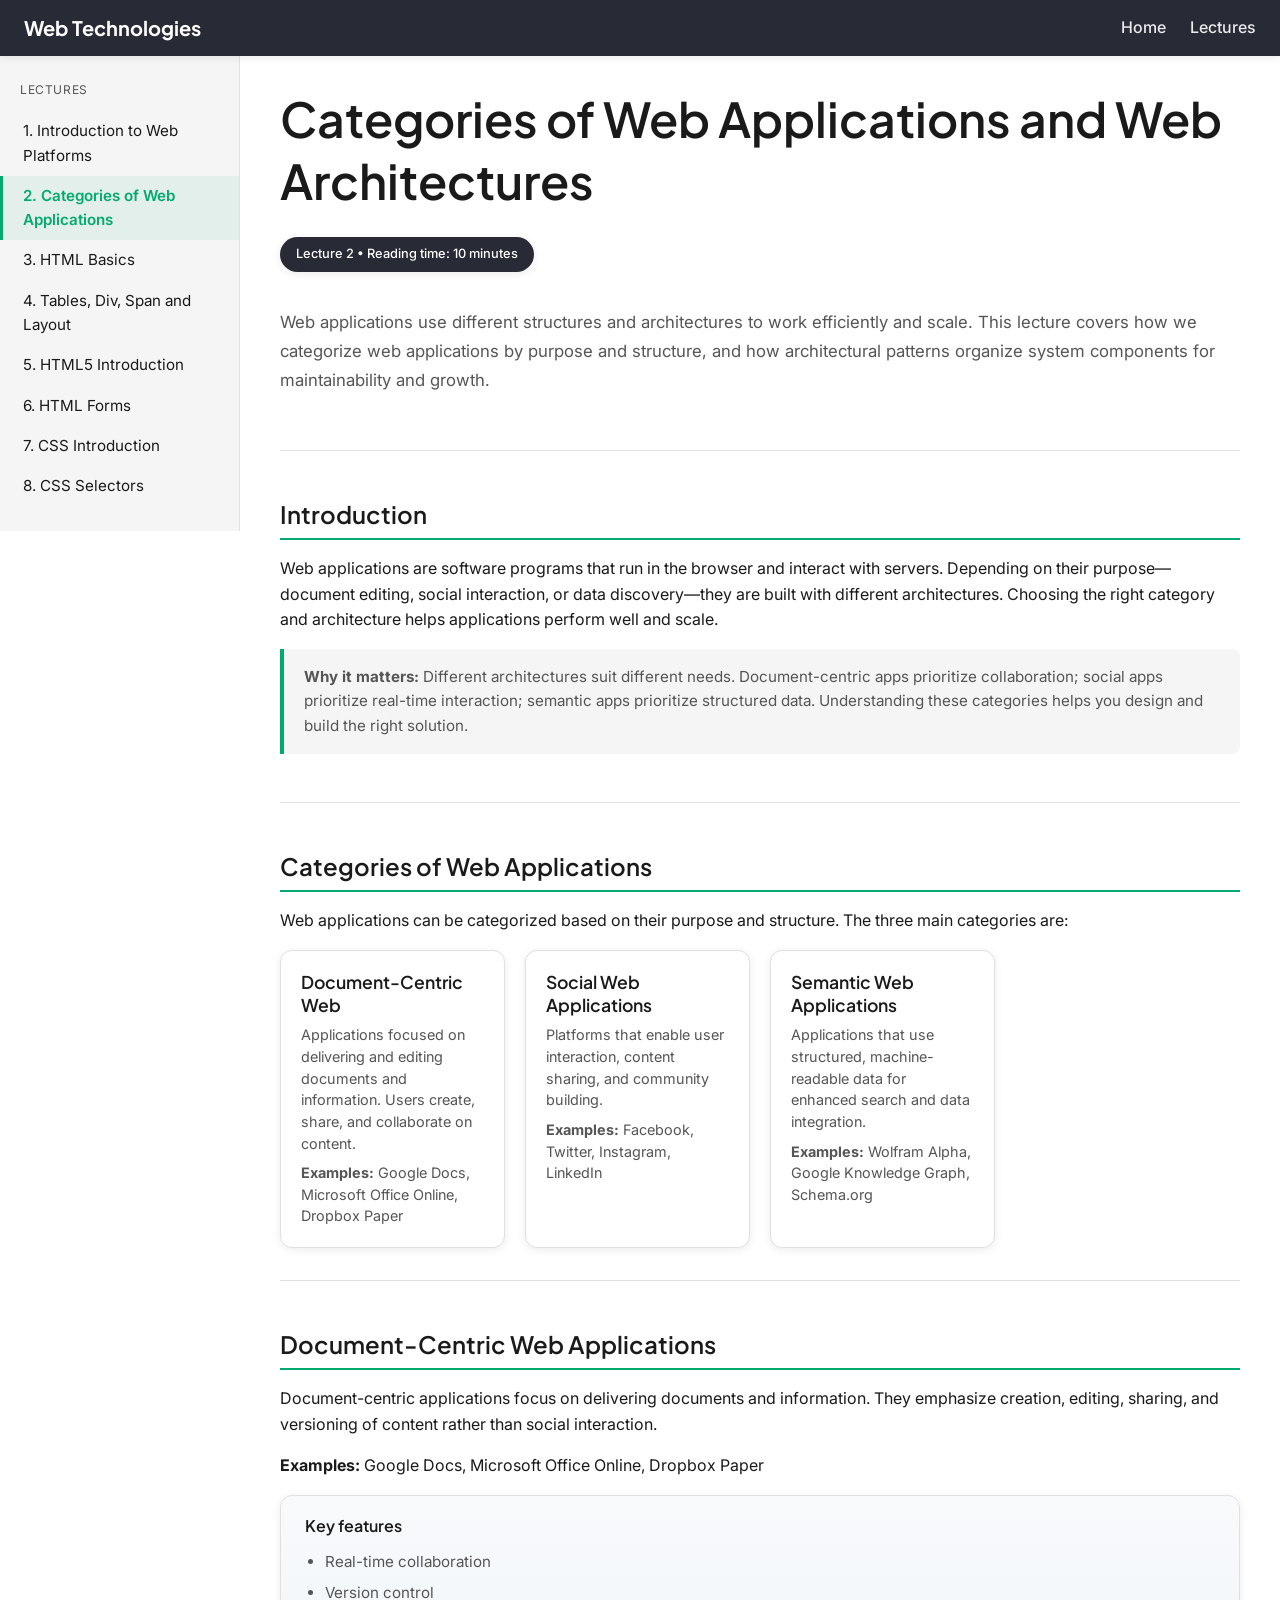
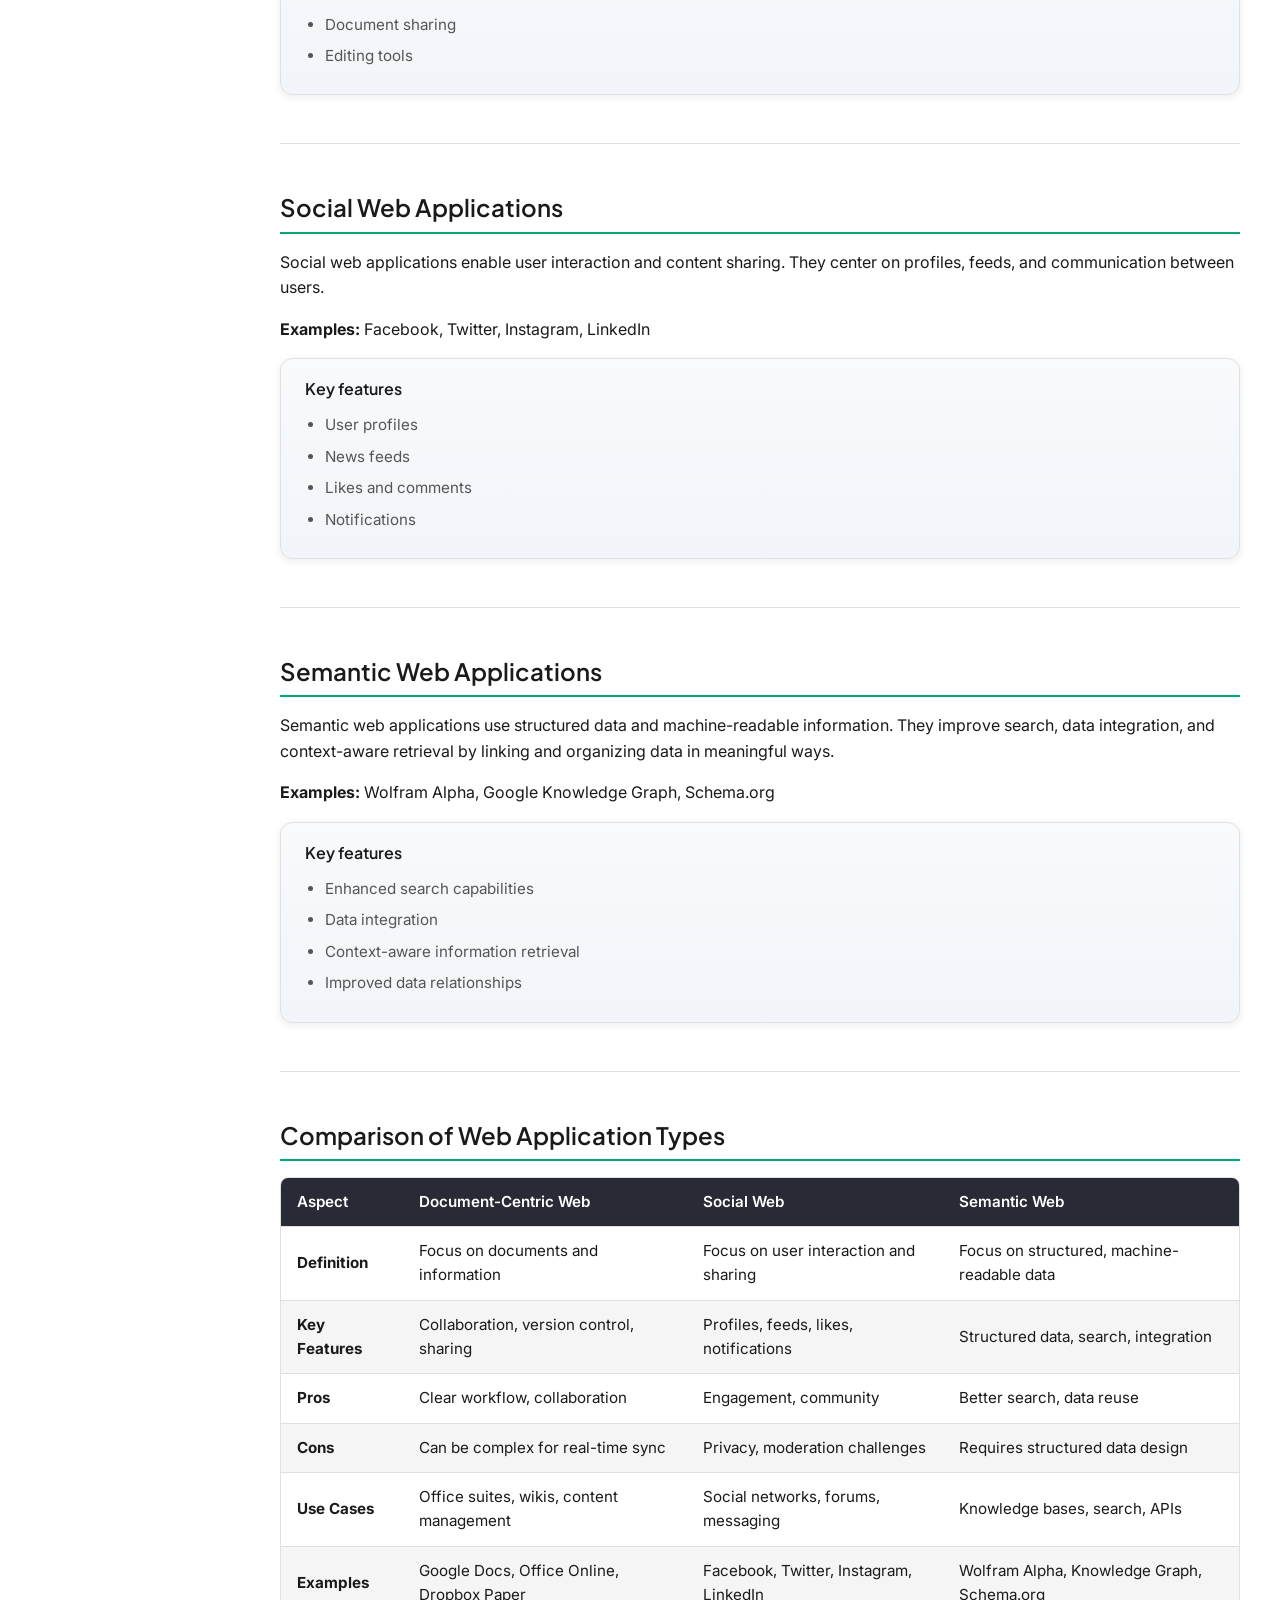
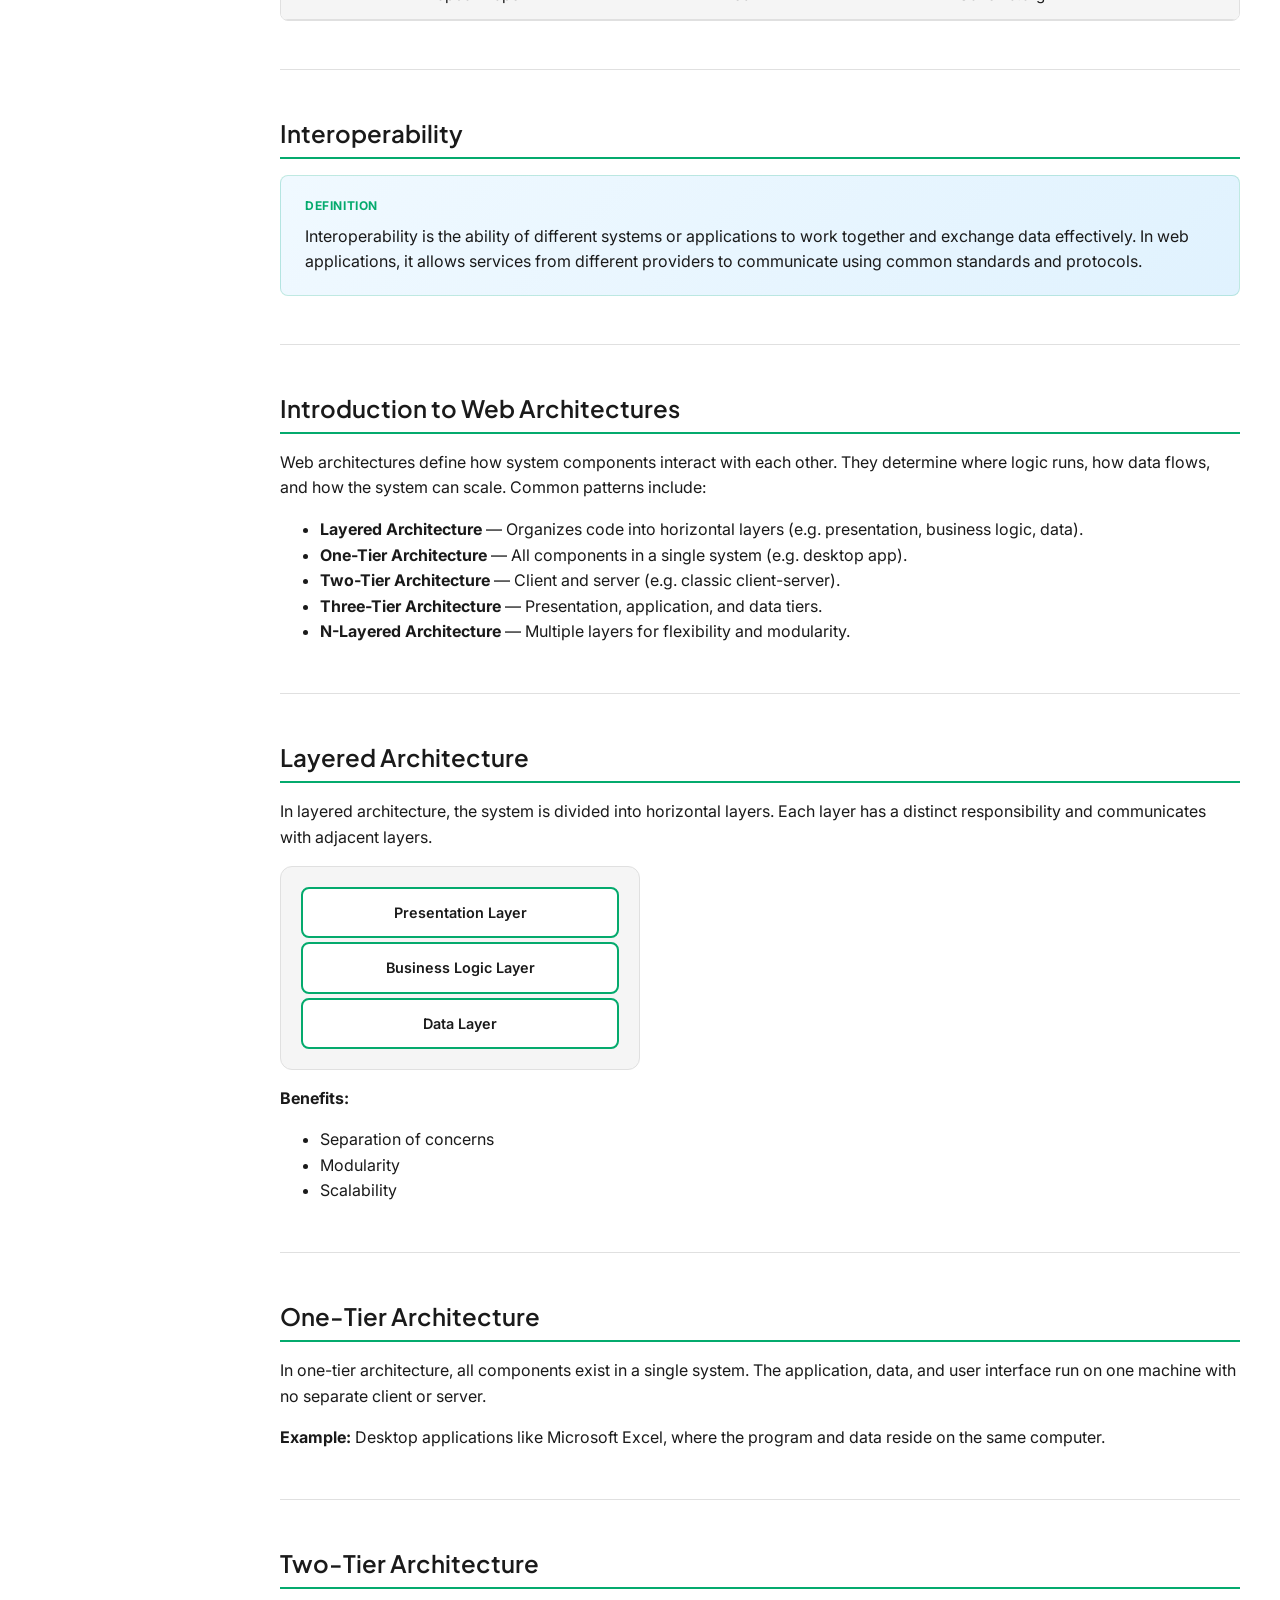
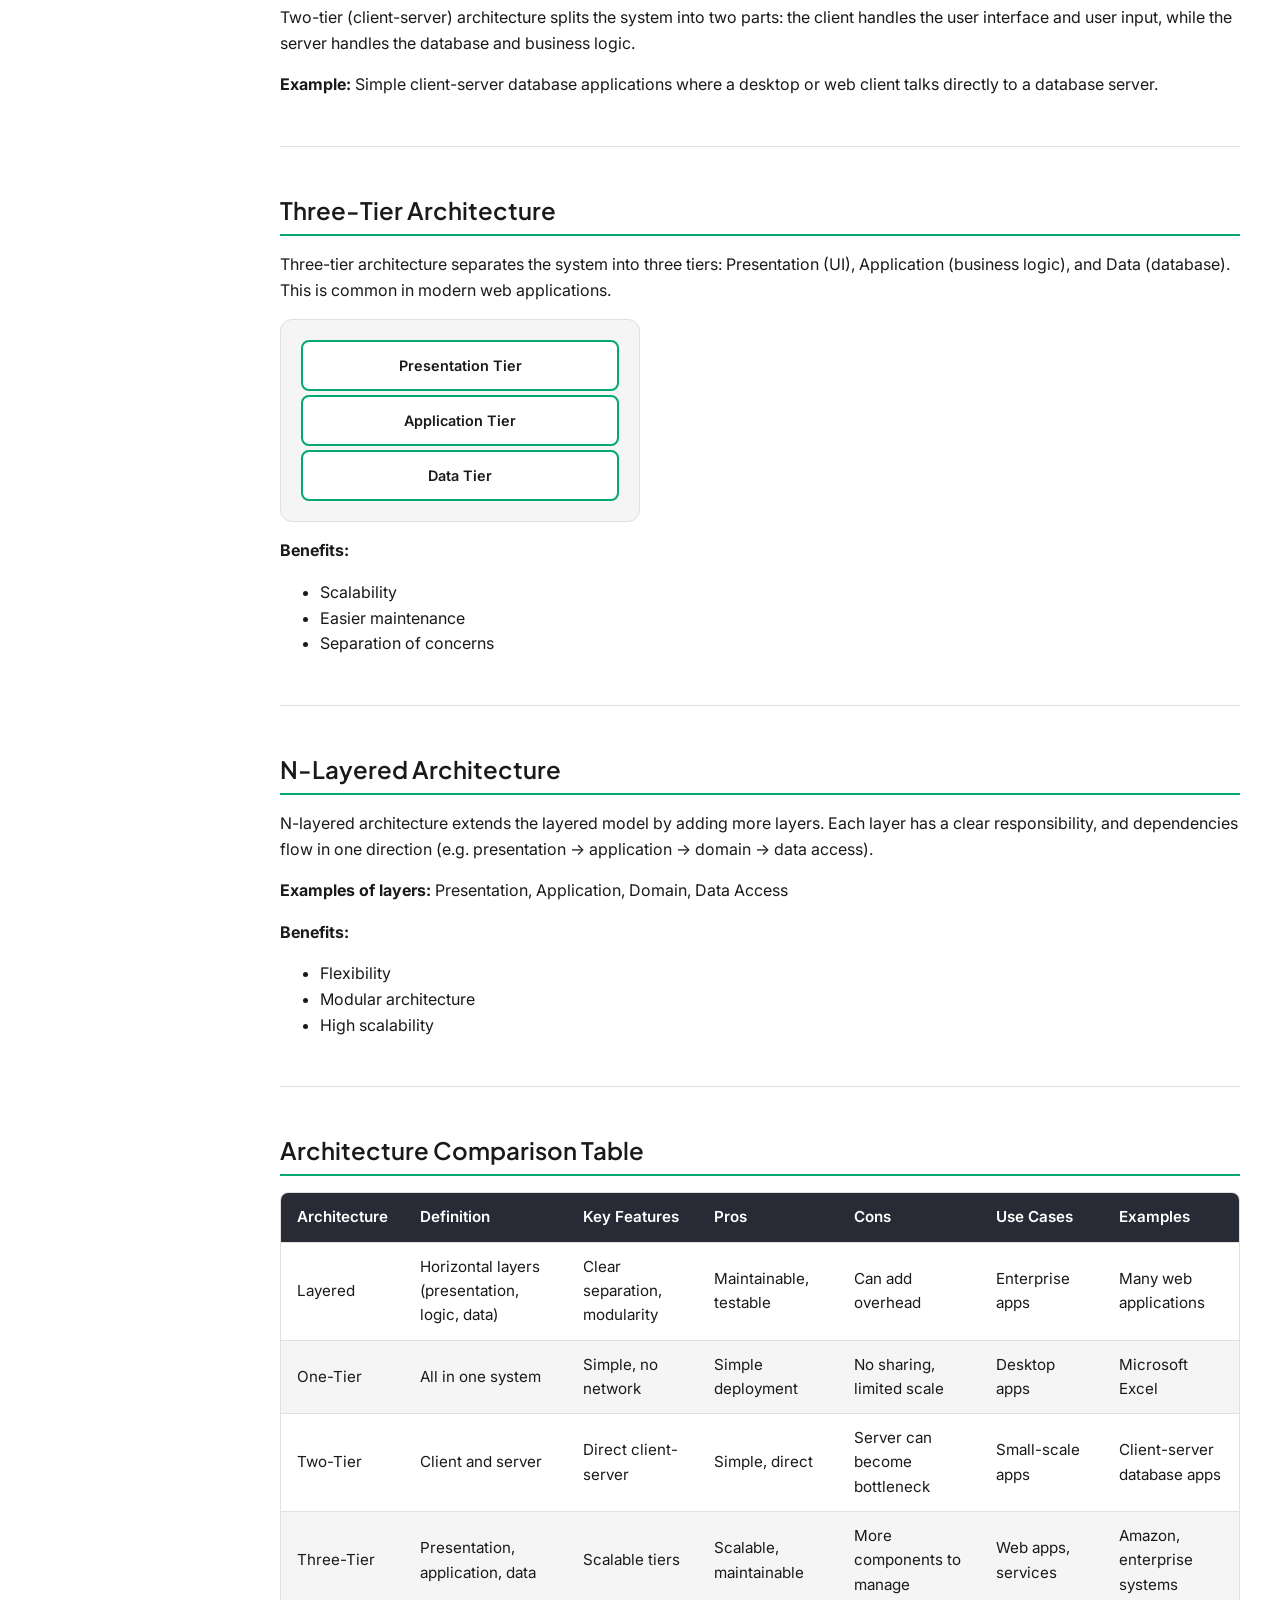
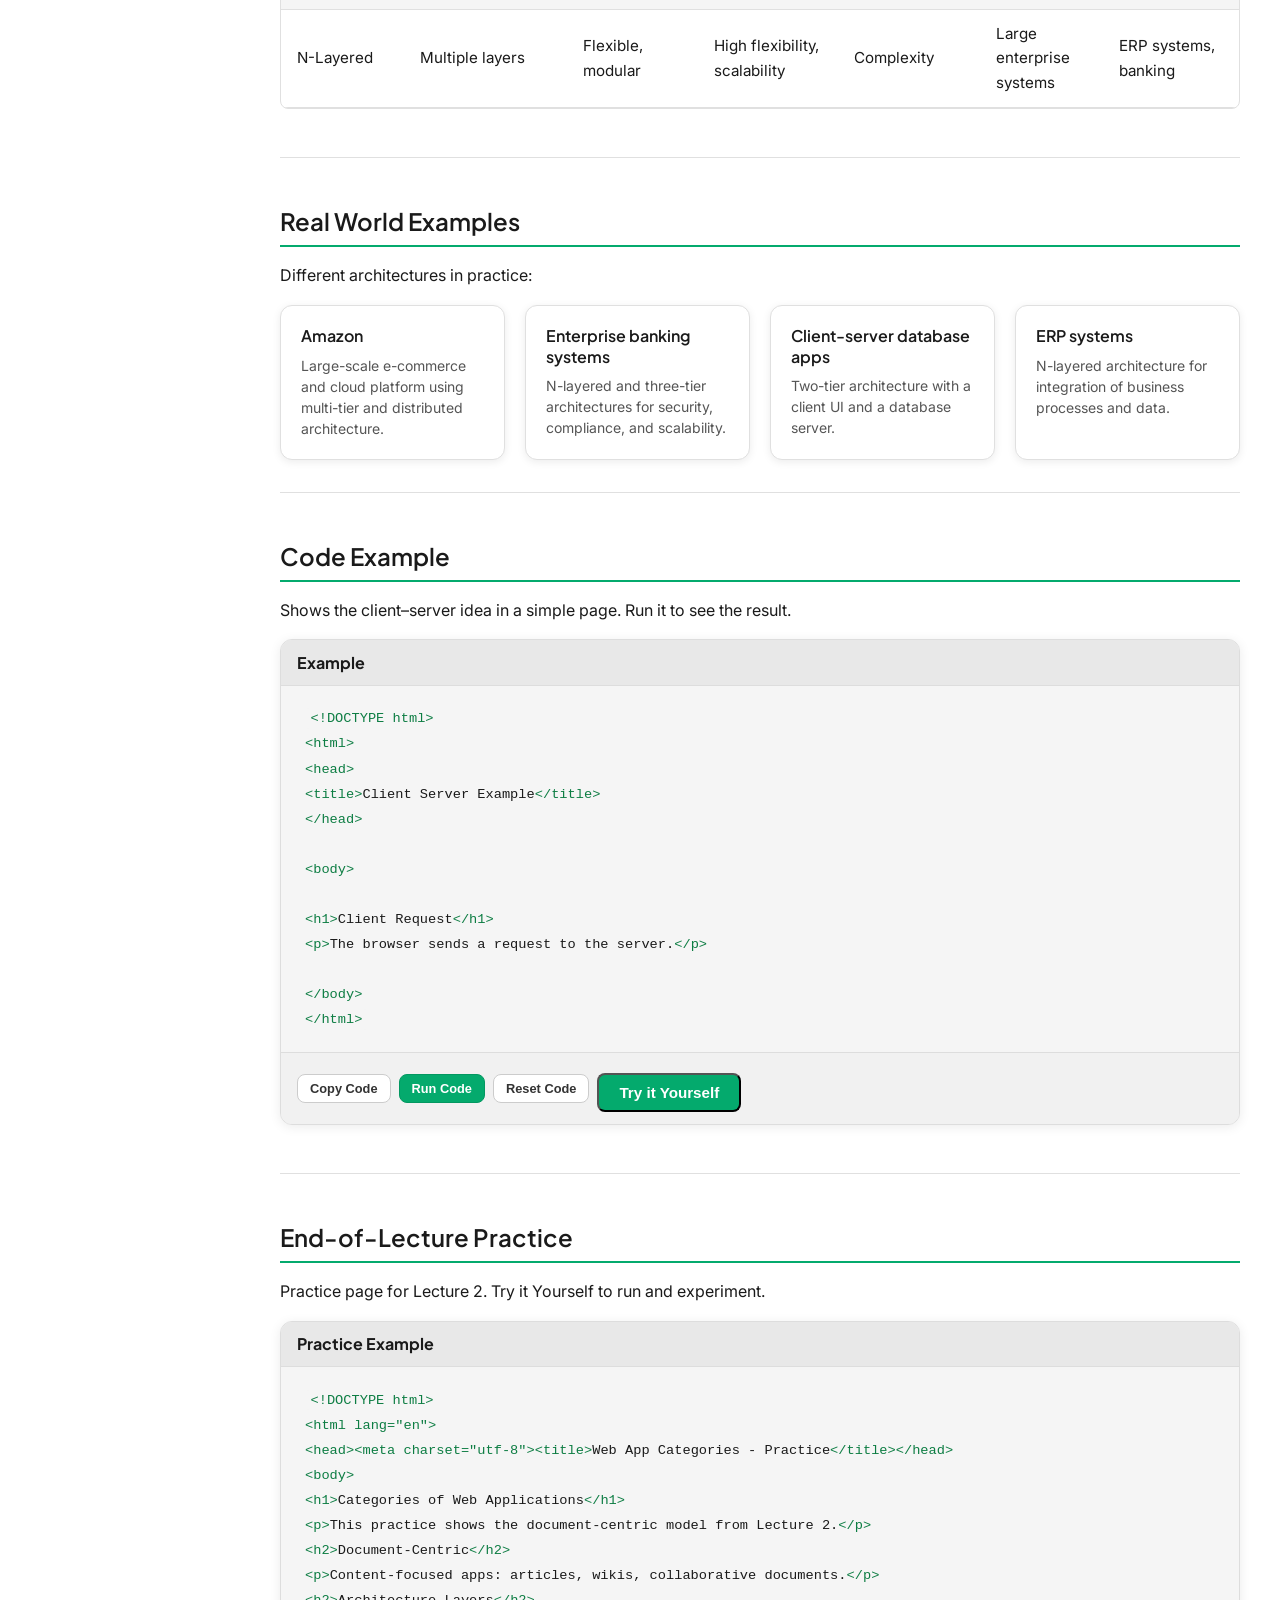
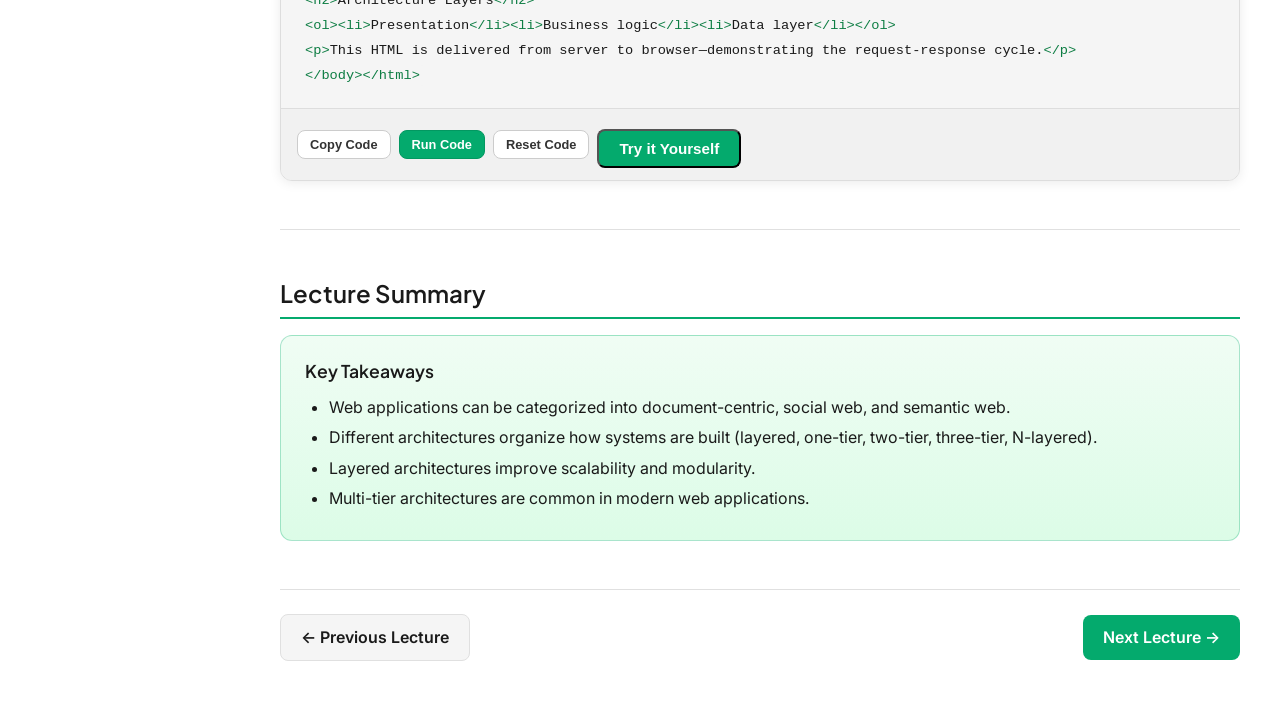
<file: web-technologies/lectures/lecture2.html>
<!DOCTYPE html>
<html lang="en">
<head>
  <meta charset="UTF-8">
  <meta name="viewport" content="width=device-width, initial-scale=1.0">
  <title>Lecture 2: Categories of Web Applications and Web Architectures | Web Technologies</title>
  <link rel="preconnect" href="https://fonts.googleapis.com">
  <link rel="preconnect" href="https://fonts.gstatic.com" crossorigin>
  <link href="https://fonts.googleapis.com/css2?family=Inter:wght@400;500;600;700&family=Plus+Jakarta+Sans:wght@600;700&display=swap" rel="stylesheet">
  <link rel="stylesheet" href="../style.css">
</head>
<body>
  <header class="navbar">
    <a href="../index.html" class="navbar__brand">Web Technologies</a>
    <button class="navbar__toggle" type="button" aria-label="Toggle menu" aria-expanded="false" aria-controls="nav-links">&#9776;</button>
    <ul class="navbar__links" id="nav-links">
      <li><a href="../index.html">Home</a></li>
      <li><a href="../index.html#lectures">Lectures</a></li>
    </ul>
  </header>

  <div class="lecture-layout">
    <aside class="lecture-sidebar">
      <div class="lecture-sidebar__title">Lectures</div>
      <ul class="lecture-sidebar__list">
        <li><a href="lecture1.html">1. Introduction to Web Platforms</a></li>
        <li><a href="lecture2.html">2. Categories of Web Applications</a></li>
        <li><a href="lecture3.html">3. HTML Basics</a></li>
        <li><a href="lecture4.html">4. Tables, Div, Span and Layout</a></li>
        <li><a href="lecture5.html">5. HTML5 Introduction</a></li>
        <li><a href="lecture6.html">6. HTML Forms</a></li>
        <li><a href="lecture7.html">7. CSS Introduction</a></li>
        <li><a href="lecture8.html">8. CSS Selectors</a></li>
      </ul>
    </aside>
    <main class="lecture-main">
      <section id="intro" class="tutorial-section">
        <h1>Categories of Web Applications and Web Architectures</h1>
        <span class="lecture-badge">Lecture 2 &bull; Reading time: 10 minutes</span>
        <p class="lecture-summary">
          Web applications use different structures and architectures to work efficiently and scale. This lecture covers how we categorize web applications by purpose and structure, and how architectural patterns organize system components for maintainability and growth.
        </p>
      </section>

      <section id="introduction" class="tutorial-section">
        <h2>Introduction</h2>
        <p>
          Web applications are software programs that run in the browser and interact with servers. Depending on their purpose—document editing, social interaction, or data discovery—they are built with different architectures. Choosing the right category and architecture helps applications perform well and scale.
        </p>
        <div class="info-box">
          <strong>Why it matters:</strong> Different architectures suit different needs. Document-centric apps prioritize collaboration; social apps prioritize real-time interaction; semantic apps prioritize structured data. Understanding these categories helps you design and build the right solution.
        </div>
      </section>

      <section id="categories" class="tutorial-section">
        <h2>Categories of Web Applications</h2>
        <p>Web applications can be categorized based on their purpose and structure. The three main categories are:</p>
        <div class="tutorial-card-grid">
          <div class="tutorial-card tutorial-card--large">
            <h3 class="tutorial-card__title">Document-Centric Web</h3>
            <p class="tutorial-card__desc">Applications focused on delivering and editing documents and information. Users create, share, and collaborate on content.</p>
            <p class="tutorial-card__desc" style="margin-top:0.5rem;"><strong>Examples:</strong> Google Docs, Microsoft Office Online, Dropbox Paper</p>
          </div>
          <div class="tutorial-card tutorial-card--large">
            <h3 class="tutorial-card__title">Social Web Applications</h3>
            <p class="tutorial-card__desc">Platforms that enable user interaction, content sharing, and community building.</p>
            <p class="tutorial-card__desc" style="margin-top:0.5rem;"><strong>Examples:</strong> Facebook, Twitter, Instagram, LinkedIn</p>
          </div>
          <div class="tutorial-card tutorial-card--large">
            <h3 class="tutorial-card__title">Semantic Web Applications</h3>
            <p class="tutorial-card__desc">Applications that use structured, machine-readable data for enhanced search and data integration.</p>
            <p class="tutorial-card__desc" style="margin-top:0.5rem;"><strong>Examples:</strong> Wolfram Alpha, Google Knowledge Graph, Schema.org</p>
          </div>
        </div>
      </section>

      <section id="document-centric" class="tutorial-section">
        <h2>Document-Centric Web Applications</h2>
        <p>
          Document-centric applications focus on delivering documents and information. They emphasize creation, editing, sharing, and versioning of content rather than social interaction.
        </p>
        <p><strong>Examples:</strong> Google Docs, Microsoft Office Online, Dropbox Paper</p>
        <div class="feature-list-card">
          <h3>Key features</h3>
          <ul>
            <li>Real-time collaboration</li>
            <li>Version control</li>
            <li>Document sharing</li>
            <li>Editing tools</li>
          </ul>
        </div>
      </section>

      <section id="social-web" class="tutorial-section">
        <h2>Social Web Applications</h2>
        <p>
          Social web applications enable user interaction and content sharing. They center on profiles, feeds, and communication between users.
        </p>
        <p><strong>Examples:</strong> Facebook, Twitter, Instagram, LinkedIn</p>
        <div class="feature-list-card">
          <h3>Key features</h3>
          <ul>
            <li>User profiles</li>
            <li>News feeds</li>
            <li>Likes and comments</li>
            <li>Notifications</li>
          </ul>
        </div>
      </section>

      <section id="semantic-web" class="tutorial-section">
        <h2>Semantic Web Applications</h2>
        <p>
          Semantic web applications use structured data and machine-readable information. They improve search, data integration, and context-aware retrieval by linking and organizing data in meaningful ways.
        </p>
        <p><strong>Examples:</strong> Wolfram Alpha, Google Knowledge Graph, Schema.org</p>
        <div class="feature-list-card">
          <h3>Key features</h3>
          <ul>
            <li>Enhanced search capabilities</li>
            <li>Data integration</li>
            <li>Context-aware information retrieval</li>
            <li>Improved data relationships</li>
          </ul>
        </div>
      </section>

      <section id="comparison-apps" class="tutorial-section">
        <h2>Comparison of Web Application Types</h2>
        <div class="table-wrapper">
          <table class="tutorial-table">
            <thead>
              <tr>
                <th>Aspect</th>
                <th>Document-Centric Web</th>
                <th>Social Web</th>
                <th>Semantic Web</th>
              </tr>
            </thead>
            <tbody>
              <tr>
                <td><strong>Definition</strong></td>
                <td>Focus on documents and information</td>
                <td>Focus on user interaction and sharing</td>
                <td>Focus on structured, machine-readable data</td>
              </tr>
              <tr>
                <td><strong>Key Features</strong></td>
                <td>Collaboration, version control, sharing</td>
                <td>Profiles, feeds, likes, notifications</td>
                <td>Structured data, search, integration</td>
              </tr>
              <tr>
                <td><strong>Pros</strong></td>
                <td>Clear workflow, collaboration</td>
                <td>Engagement, community</td>
                <td>Better search, data reuse</td>
              </tr>
              <tr>
                <td><strong>Cons</strong></td>
                <td>Can be complex for real-time sync</td>
                <td>Privacy, moderation challenges</td>
                <td>Requires structured data design</td>
              </tr>
              <tr>
                <td><strong>Use Cases</strong></td>
                <td>Office suites, wikis, content management</td>
                <td>Social networks, forums, messaging</td>
                <td>Knowledge bases, search, APIs</td>
              </tr>
              <tr>
                <td><strong>Examples</strong></td>
                <td>Google Docs, Office Online, Dropbox Paper</td>
                <td>Facebook, Twitter, Instagram, LinkedIn</td>
                <td>Wolfram Alpha, Knowledge Graph, Schema.org</td>
              </tr>
            </tbody>
          </table>
        </div>
      </section>

      <section id="interoperability" class="tutorial-section">
        <h2>Interoperability</h2>
        <div class="definition-box">
          <strong>Definition</strong>
          <p>Interoperability is the ability of different systems or applications to work together and exchange data effectively. In web applications, it allows services from different providers to communicate using common standards and protocols.</p>
        </div>
      </section>

      <section id="architectures-intro" class="tutorial-section">
        <h2>Introduction to Web Architectures</h2>
        <p>
          Web architectures define how system components interact with each other. They determine where logic runs, how data flows, and how the system can scale. Common patterns include:
        </p>
        <ul>
          <li><strong>Layered Architecture</strong> — Organizes code into horizontal layers (e.g. presentation, business logic, data).</li>
          <li><strong>One-Tier Architecture</strong> — All components in a single system (e.g. desktop app).</li>
          <li><strong>Two-Tier Architecture</strong> — Client and server (e.g. classic client-server).</li>
          <li><strong>Three-Tier Architecture</strong> — Presentation, application, and data tiers.</li>
          <li><strong>N-Layered Architecture</strong> — Multiple layers for flexibility and modularity.</li>
        </ul>
      </section>

      <section id="layered" class="tutorial-section">
        <h2>Layered Architecture</h2>
        <p>
          In layered architecture, the system is divided into horizontal layers. Each layer has a distinct responsibility and communicates with adjacent layers.
        </p>
        <div class="layer-diagram">
          <div class="layer-diagram__layer">Presentation Layer</div>
          <div class="layer-diagram__layer">Business Logic Layer</div>
          <div class="layer-diagram__layer">Data Layer</div>
        </div>
        <p><strong>Benefits:</strong></p>
        <ul>
          <li>Separation of concerns</li>
          <li>Modularity</li>
          <li>Scalability</li>
        </ul>
      </section>

      <section id="one-tier" class="tutorial-section">
        <h2>One-Tier Architecture</h2>
        <p>
          In one-tier architecture, all components exist in a single system. The application, data, and user interface run on one machine with no separate client or server.
        </p>
        <p><strong>Example:</strong> Desktop applications like Microsoft Excel, where the program and data reside on the same computer.</p>
      </section>

      <section id="two-tier" class="tutorial-section">
        <h2>Two-Tier Architecture</h2>
        <p>
          Two-tier (client-server) architecture splits the system into two parts: the client handles the user interface and user input, while the server handles the database and business logic.
        </p>
        <p><strong>Example:</strong> Simple client-server database applications where a desktop or web client talks directly to a database server.</p>
      </section>

      <section id="three-tier" class="tutorial-section">
        <h2>Three-Tier Architecture</h2>
        <p>
          Three-tier architecture separates the system into three tiers: Presentation (UI), Application (business logic), and Data (database). This is common in modern web applications.
        </p>
        <div class="tier-diagram">
          <div class="tier-diagram__tier">Presentation Tier</div>
          <div class="tier-diagram__tier">Application Tier</div>
          <div class="tier-diagram__tier">Data Tier</div>
        </div>
        <p><strong>Benefits:</strong></p>
        <ul>
          <li>Scalability</li>
          <li>Easier maintenance</li>
          <li>Separation of concerns</li>
        </ul>
      </section>

      <section id="n-layered" class="tutorial-section">
        <h2>N-Layered Architecture</h2>
        <p>
          N-layered architecture extends the layered model by adding more layers. Each layer has a clear responsibility, and dependencies flow in one direction (e.g. presentation → application → domain → data access).
        </p>
        <p><strong>Examples of layers:</strong> Presentation, Application, Domain, Data Access</p>
        <p><strong>Benefits:</strong></p>
        <ul>
          <li>Flexibility</li>
          <li>Modular architecture</li>
          <li>High scalability</li>
        </ul>
      </section>

      <section id="comparison-arch" class="tutorial-section">
        <h2>Architecture Comparison Table</h2>
        <div class="table-wrapper">
          <table class="tutorial-table">
            <thead>
              <tr>
                <th>Architecture</th>
                <th>Definition</th>
                <th>Key Features</th>
                <th>Pros</th>
                <th>Cons</th>
                <th>Use Cases</th>
                <th>Examples</th>
              </tr>
            </thead>
            <tbody>
              <tr>
                <td>Layered</td>
                <td>Horizontal layers (presentation, logic, data)</td>
                <td>Clear separation, modularity</td>
                <td>Maintainable, testable</td>
                <td>Can add overhead</td>
                <td>Enterprise apps</td>
                <td>Many web applications</td>
              </tr>
              <tr>
                <td>One-Tier</td>
                <td>All in one system</td>
                <td>Simple, no network</td>
                <td>Simple deployment</td>
                <td>No sharing, limited scale</td>
                <td>Desktop apps</td>
                <td>Microsoft Excel</td>
              </tr>
              <tr>
                <td>Two-Tier</td>
                <td>Client and server</td>
                <td>Direct client-server</td>
                <td>Simple, direct</td>
                <td>Server can become bottleneck</td>
                <td>Small-scale apps</td>
                <td>Client-server database apps</td>
              </tr>
              <tr>
                <td>Three-Tier</td>
                <td>Presentation, application, data</td>
                <td>Scalable tiers</td>
                <td>Scalable, maintainable</td>
                <td>More components to manage</td>
                <td>Web apps, services</td>
                <td>Amazon, enterprise systems</td>
              </tr>
              <tr>
                <td>N-Layered</td>
                <td>Multiple layers</td>
                <td>Flexible, modular</td>
                <td>High flexibility, scalability</td>
                <td>Complexity</td>
                <td>Large enterprise systems</td>
                <td>ERP systems, banking</td>
              </tr>
            </tbody>
          </table>
        </div>
      </section>

      <section id="real-world" class="tutorial-section">
        <h2>Real World Examples</h2>
        <p>Different architectures in practice:</p>
        <div class="tutorial-card-grid">
          <div class="tutorial-card">
            <h3 class="tutorial-card__title">Amazon</h3>
            <p class="tutorial-card__desc">Large-scale e-commerce and cloud platform using multi-tier and distributed architecture.</p>
          </div>
          <div class="tutorial-card">
            <h3 class="tutorial-card__title">Enterprise banking systems</h3>
            <p class="tutorial-card__desc">N-layered and three-tier architectures for security, compliance, and scalability.</p>
          </div>
          <div class="tutorial-card">
            <h3 class="tutorial-card__title">Client-server database apps</h3>
            <p class="tutorial-card__desc">Two-tier architecture with a client UI and a database server.</p>
          </div>
          <div class="tutorial-card">
            <h3 class="tutorial-card__title">ERP systems</h3>
            <p class="tutorial-card__desc">N-layered architecture for integration of business processes and data.</p>
          </div>
        </div>
      </section>

      <section id="code-example" class="tutorial-section code-section">
        <h2>Code Example</h2>
        <p>Shows the client–server idea in a simple page. Run it to see the result.</p>
        <div class="code-block-wrap" data-initial-code="[base64]">
          <div class="code-block-header">Example</div>
          <pre class="pre-block"><code><span class="tag">&lt;!DOCTYPE html&gt;</span>
<span class="tag">&lt;html&gt;</span>
<span class="tag">&lt;head&gt;</span>
<span class="tag">&lt;title&gt;</span>Client Server Example<span class="tag">&lt;/title&gt;</span>
<span class="tag">&lt;/head&gt;</span>

<span class="tag">&lt;body&gt;</span>

<span class="tag">&lt;h1&gt;</span>Client Request<span class="tag">&lt;/h1&gt;</span>
<span class="tag">&lt;p&gt;</span>The browser sends a request to the server.<span class="tag">&lt;/p&gt;</span>

<span class="tag">&lt;/body&gt;</span>
<span class="tag">&lt;/html&gt;</span></code></pre>
          <div class="code-block-actions">
            <button type="button" class="btn-code copy-code-btn">Copy Code</button>
            <button type="button" class="btn-code run-code-btn">Run Code</button>
            <button type="button" class="btn-code reset-code-btn">Reset Code</button>
            <button type="button" class="btn try-example-btn">Try it Yourself</button>
          </div>
        </div>
      </section>

      <section id="practice" class="tutorial-section code-section">
        <h2>End-of-Lecture Practice</h2>
        <p>Practice page for Lecture 2. Try it Yourself to run and experiment.</p>
        <div class="code-block-wrap" data-initial-code="[base64]">
          <div class="code-block-header">Practice Example</div>
          <pre class="pre-block"><code><span class="tag">&lt;!DOCTYPE html&gt;</span>
<span class="tag">&lt;html lang="en"&gt;</span>
<span class="tag">&lt;head&gt;</span><span class="tag">&lt;meta charset="utf-8"&gt;</span><span class="tag">&lt;title&gt;</span>Web App Categories - Practice<span class="tag">&lt;/title&gt;</span><span class="tag">&lt;/head&gt;</span>
<span class="tag">&lt;body&gt;</span>
<span class="tag">&lt;h1&gt;</span>Categories of Web Applications<span class="tag">&lt;/h1&gt;</span>
<span class="tag">&lt;p&gt;</span>This practice shows the document-centric model from Lecture 2.<span class="tag">&lt;/p&gt;</span>
<span class="tag">&lt;h2&gt;</span>Document-Centric<span class="tag">&lt;/h2&gt;</span>
<span class="tag">&lt;p&gt;</span>Content-focused apps: articles, wikis, collaborative documents.<span class="tag">&lt;/p&gt;</span>
<span class="tag">&lt;h2&gt;</span>Architecture Layers<span class="tag">&lt;/h2&gt;</span>
<span class="tag">&lt;ol&gt;</span><span class="tag">&lt;li&gt;</span>Presentation<span class="tag">&lt;/li&gt;</span><span class="tag">&lt;li&gt;</span>Business logic<span class="tag">&lt;/li&gt;</span><span class="tag">&lt;li&gt;</span>Data layer<span class="tag">&lt;/li&gt;</span><span class="tag">&lt;/ol&gt;</span>
<span class="tag">&lt;p&gt;</span>This HTML is delivered from server to browser—demonstrating the request-response cycle.<span class="tag">&lt;/p&gt;</span>
<span class="tag">&lt;/body&gt;</span><span class="tag">&lt;/html&gt;</span></code></pre>
          <div class="code-block-actions">
            <button type="button" class="btn-code copy-code-btn">Copy Code</button>
            <button type="button" class="btn-code run-code-btn">Run Code</button>
            <button type="button" class="btn-code reset-code-btn">Reset Code</button>
            <button type="button" class="btn try-example-btn">Try it Yourself</button>
          </div>
        </div>
      </section>

      <section id="summary" class="tutorial-section">
        <h2>Lecture Summary</h2>
        <div class="summary-box">
          <h3>Key Takeaways</h3>
          <ul>
            <li>Web applications can be categorized into document-centric, social web, and semantic web.</li>
            <li>Different architectures organize how systems are built (layered, one-tier, two-tier, three-tier, N-layered).</li>
            <li>Layered architectures improve scalability and modularity.</li>
            <li>Multi-tier architectures are common in modern web applications.</li>
          </ul>
        </div>
      </section>

      <nav class="lecture-nav-buttons">
        <a href="lecture1.html" class="btn btn--secondary">&#8592; Previous Lecture</a>
        <a href="lecture3.html" class="btn">Next Lecture &#8594;</a>
      </nav>
    </main>
  </div>
  <script src="../script.js"></script>
</body>
</html>
</file>
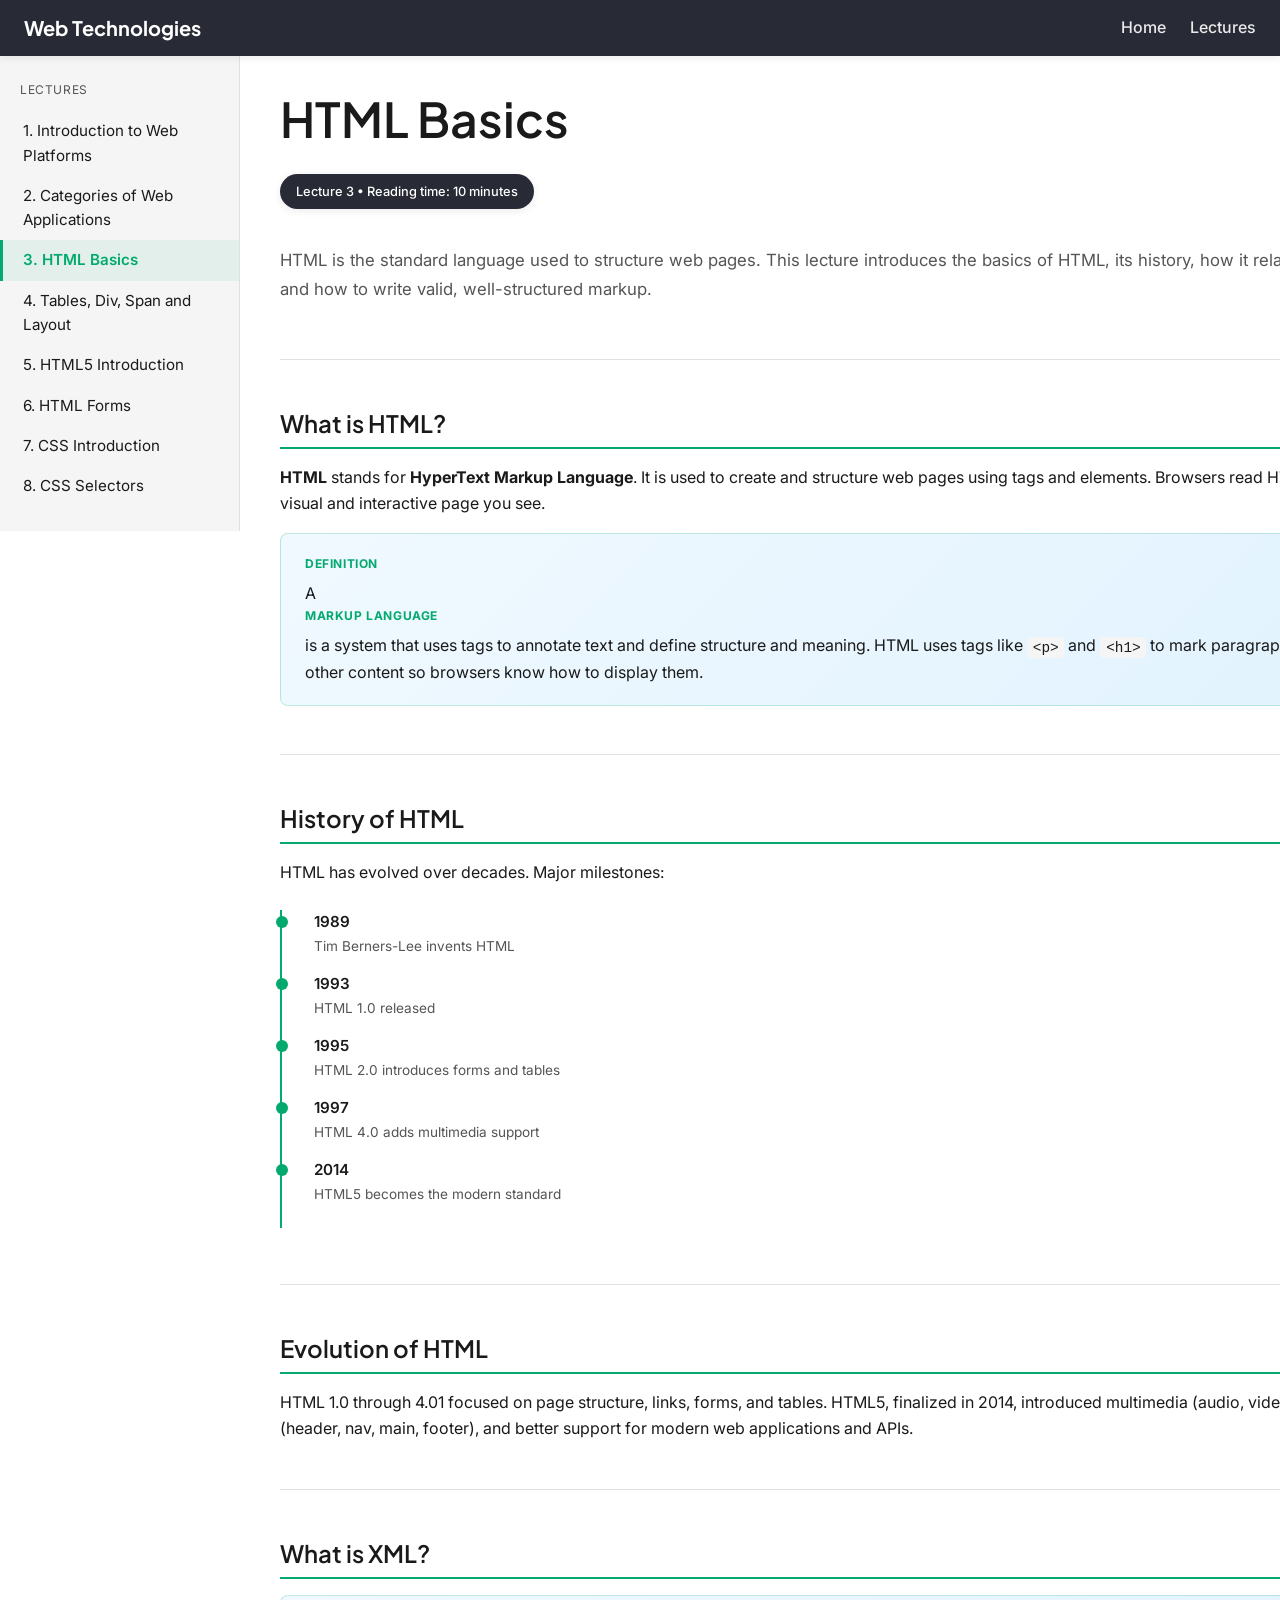
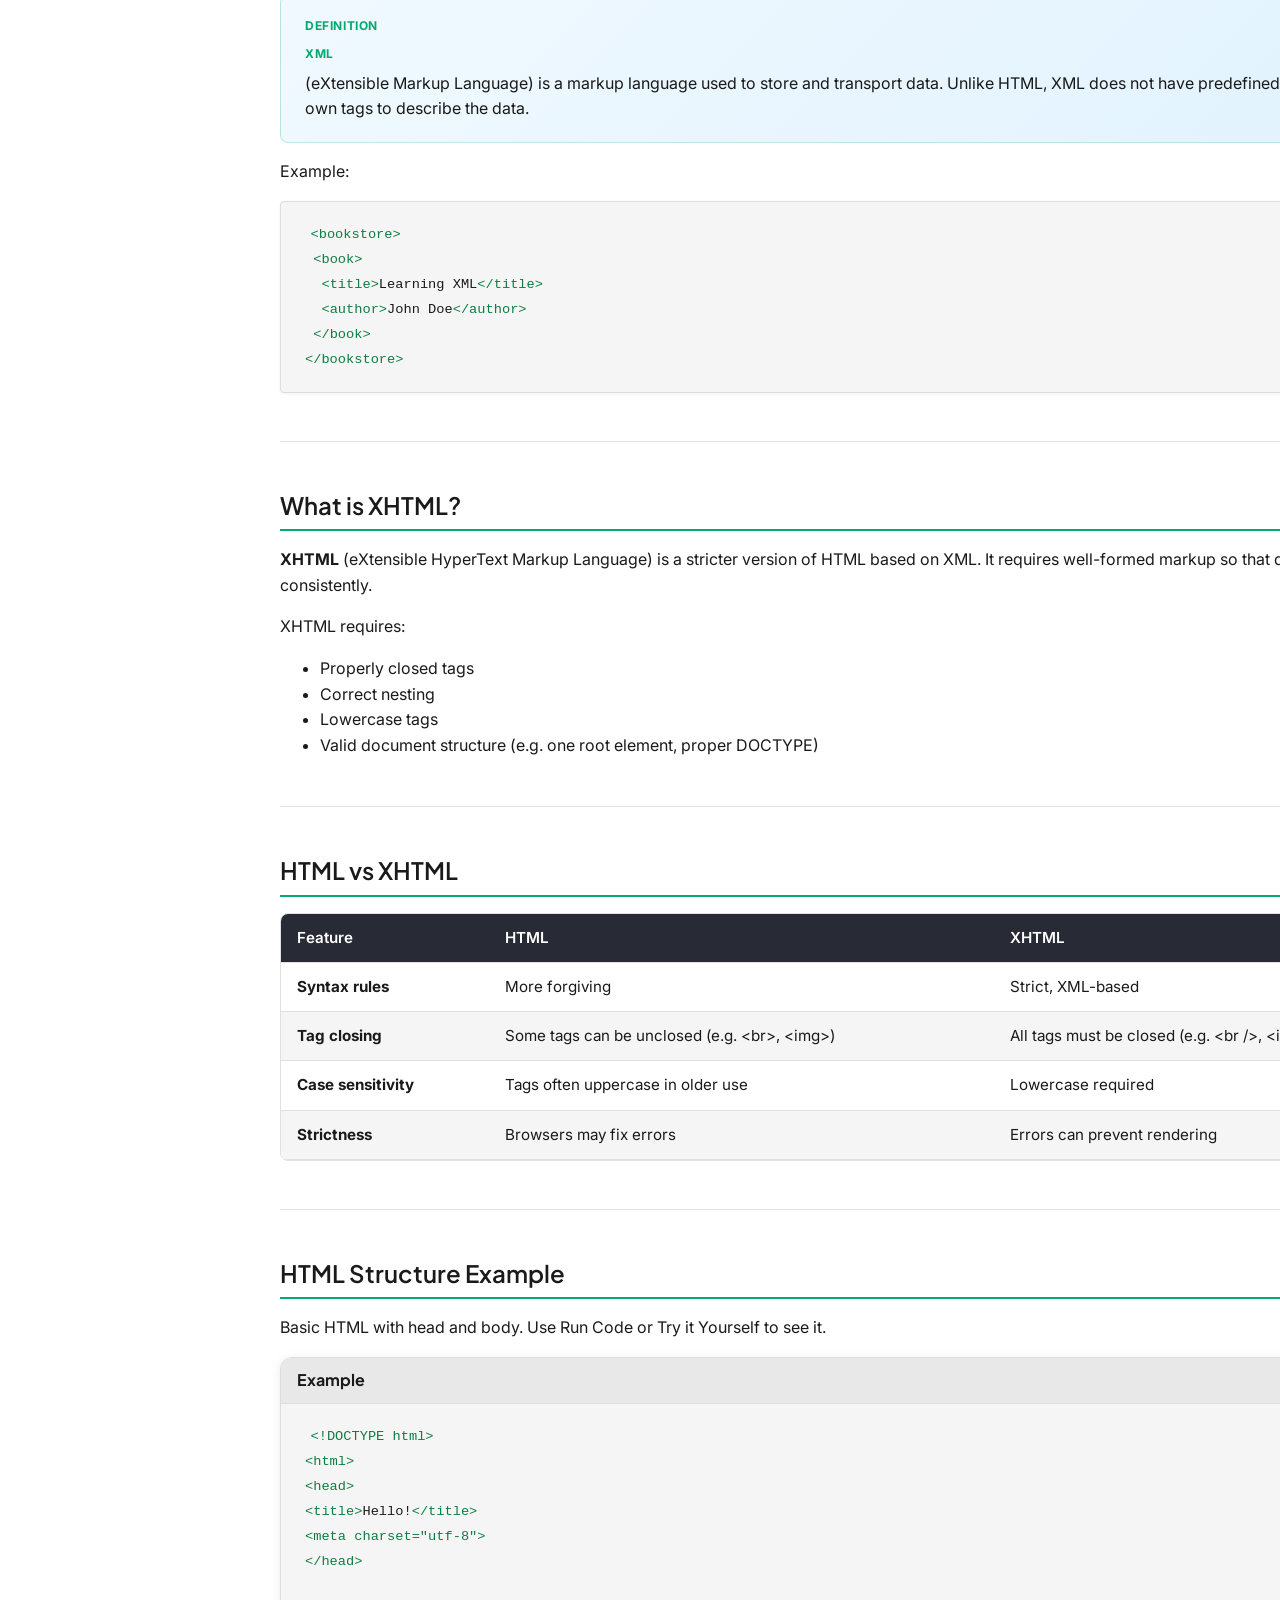
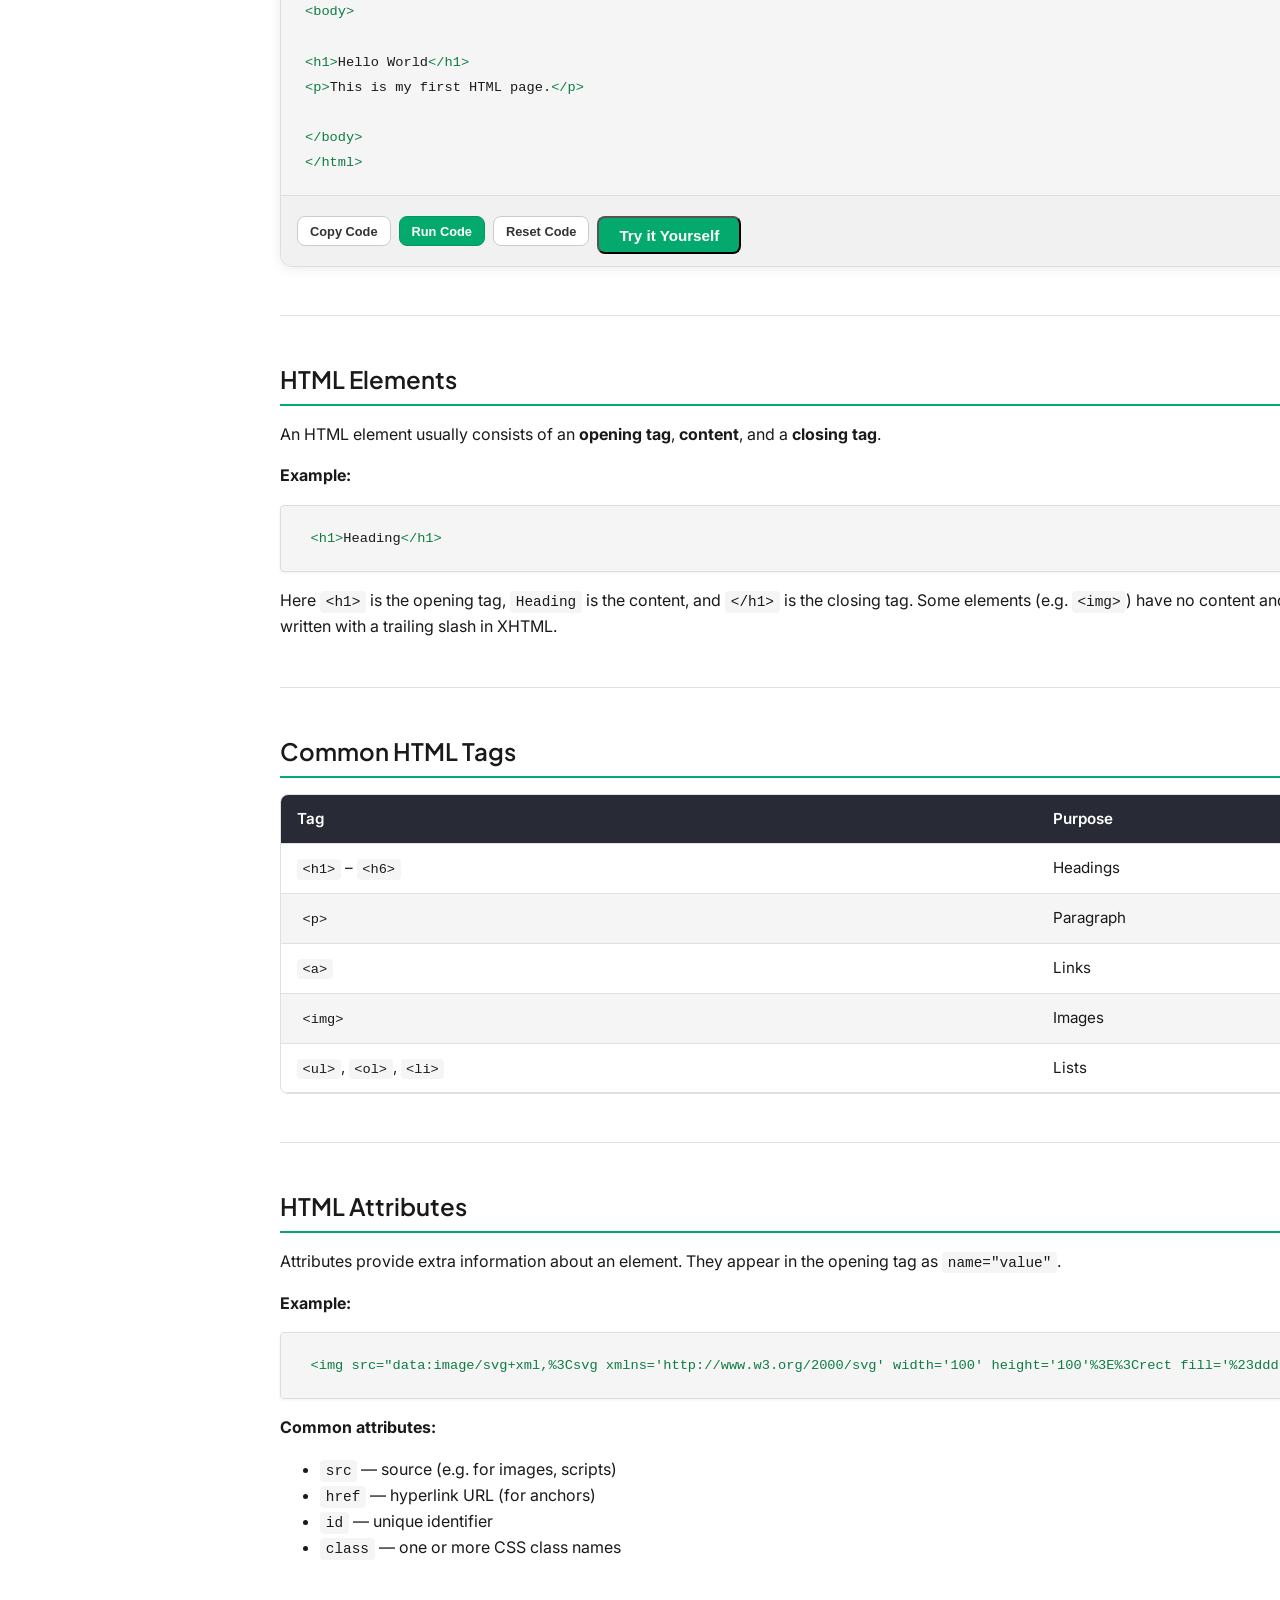
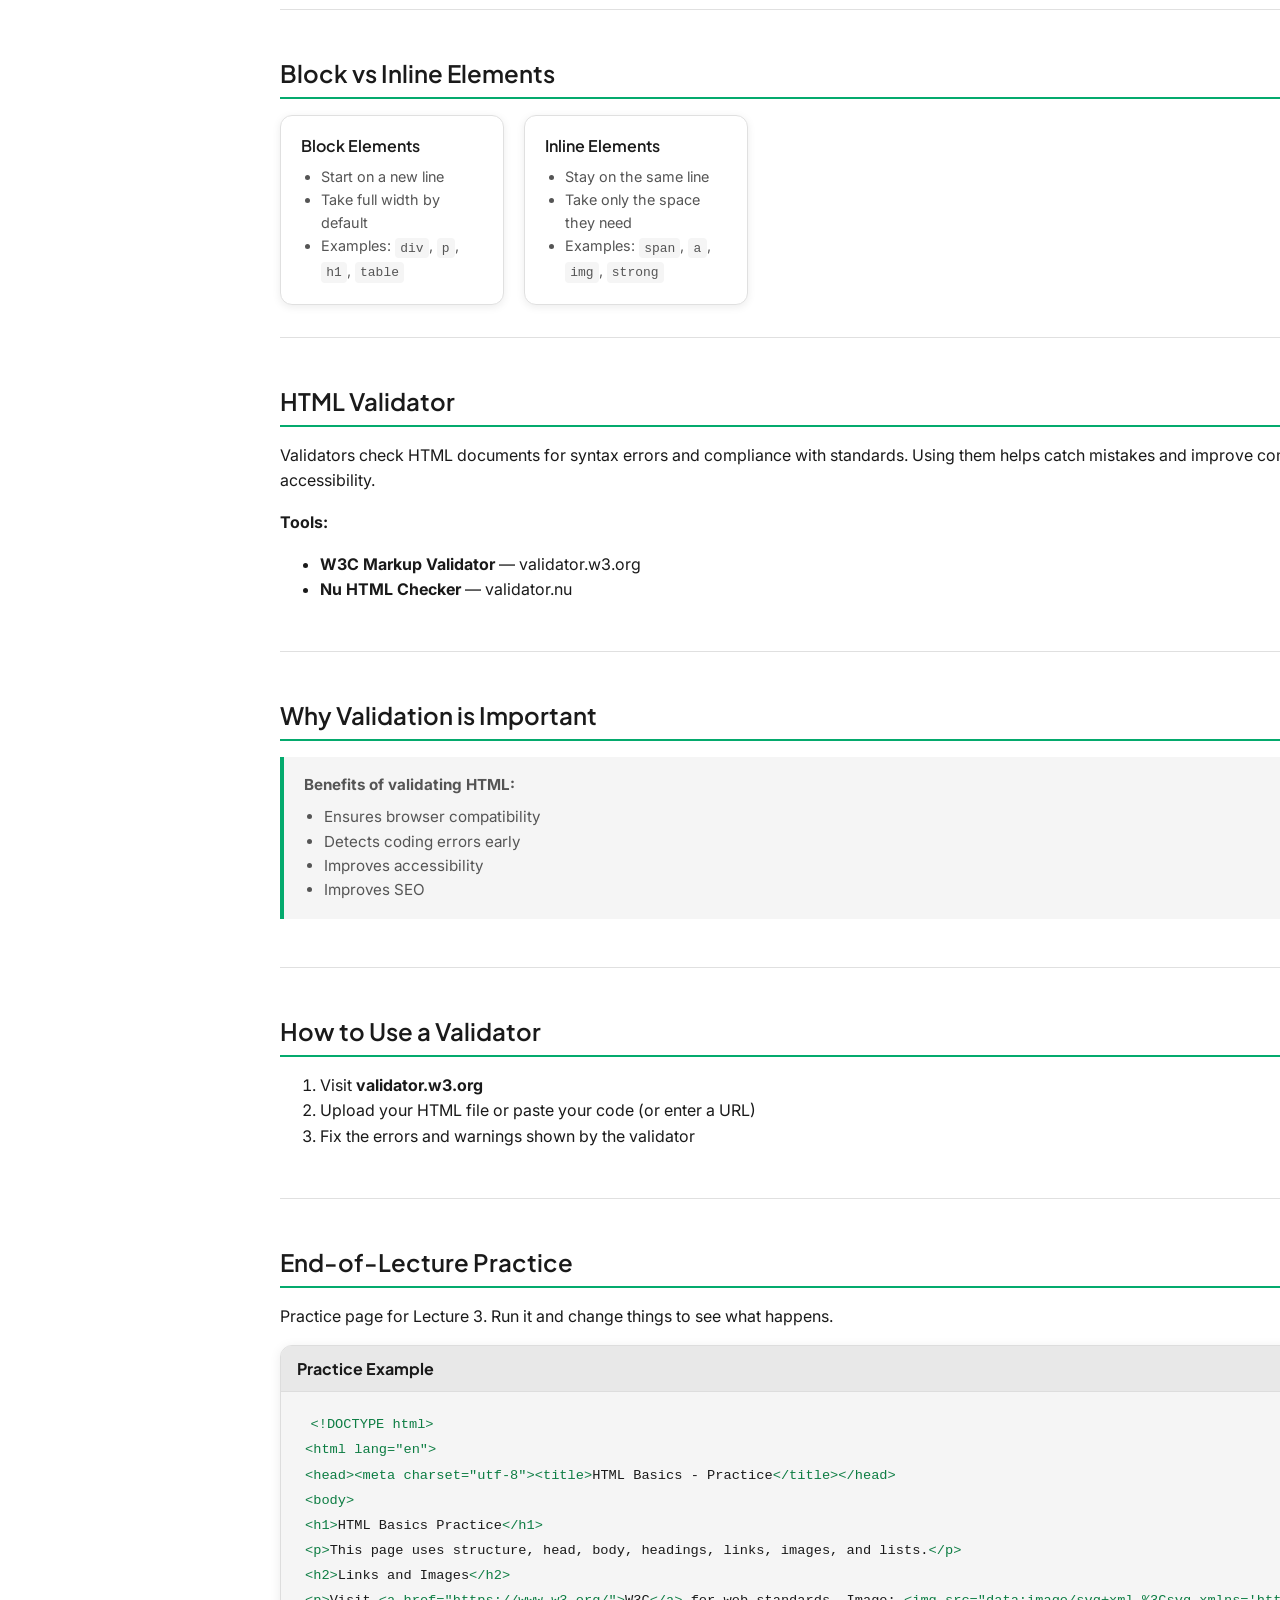
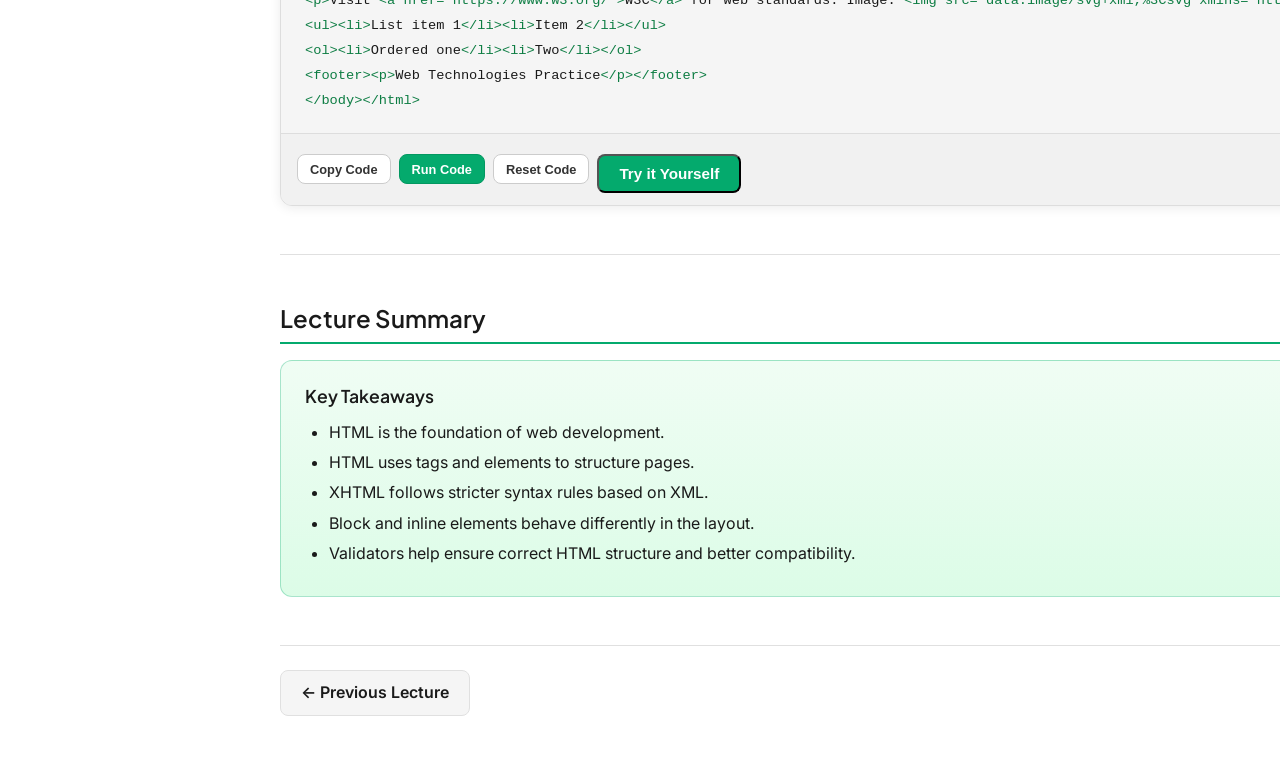
<file: web-technologies/lectures/lecture3.html>
<!DOCTYPE html>
<html lang="en">
<head>
  <meta charset="UTF-8">
  <meta name="viewport" content="width=device-width, initial-scale=1.0">
  <title>Lecture 3: HTML Basics | Web Technologies</title>
  <link rel="preconnect" href="https://fonts.googleapis.com">
  <link rel="preconnect" href="https://fonts.gstatic.com" crossorigin>
  <link href="https://fonts.googleapis.com/css2?family=Inter:wght@400;500;600;700&family=Plus+Jakarta+Sans:wght@600;700&display=swap" rel="stylesheet">
  <link rel="stylesheet" href="../style.css">
</head>
<body>
  <header class="navbar">
    <a href="../index.html" class="navbar__brand">Web Technologies</a>
    <button class="navbar__toggle" type="button" aria-label="Toggle menu" aria-expanded="false" aria-controls="nav-links">&#9776;</button>
    <ul class="navbar__links" id="nav-links">
      <li><a href="../index.html">Home</a></li>
      <li><a href="../index.html#lectures">Lectures</a></li>
    </ul>
  </header>

  <div class="lecture-layout">
    <aside class="lecture-sidebar">
      <div class="lecture-sidebar__title">Lectures</div>
      <ul class="lecture-sidebar__list">
        <li><a href="lecture1.html">1. Introduction to Web Platforms</a></li>
        <li><a href="lecture2.html">2. Categories of Web Applications</a></li>
        <li><a href="lecture3.html">3. HTML Basics</a></li>
        <li><a href="lecture4.html">4. Tables, Div, Span and Layout</a></li>
        <li><a href="lecture5.html">5. HTML5 Introduction</a></li>
        <li><a href="lecture6.html">6. HTML Forms</a></li>
        <li><a href="lecture7.html">7. CSS Introduction</a></li>
        <li><a href="lecture8.html">8. CSS Selectors</a></li>
      </ul>
    </aside>
    <main class="lecture-main">
      <section id="intro" class="tutorial-section">
        <h1>HTML Basics</h1>
        <span class="lecture-badge">Lecture 3 &bull; Reading time: 10 minutes</span>
        <p class="lecture-summary">
          HTML is the standard language used to structure web pages. This lecture introduces the basics of HTML, its history, how it relates to XML and XHTML, and how to write valid, well-structured markup.
        </p>
      </section>

      <section id="what-is-html" class="tutorial-section">
        <h2>What is HTML?</h2>
        <p>
          <strong>HTML</strong> stands for <strong>HyperText Markup Language</strong>. It is used to create and structure web pages using tags and elements. Browsers read HTML and render it as the visual and interactive page you see.
        </p>
        <div class="definition-box">
          <strong>Definition</strong>
          <p>A <strong>markup language</strong> is a system that uses tags to annotate text and define structure and meaning. HTML uses tags like <code>&lt;p&gt;</code> and <code>&lt;h1&gt;</code> to mark paragraphs, headings, links, and other content so browsers know how to display them.</p>
        </div>
      </section>

      <section id="history" class="tutorial-section">
        <h2>History of HTML</h2>
        <p>HTML has evolved over decades. Major milestones:</p>
        <div class="timeline timeline--vertical">
          <div class="timeline__item">
            <div class="timeline__label">1989</div>
            <div class="timeline__desc">Tim Berners-Lee invents HTML</div>
          </div>
          <div class="timeline__item">
            <div class="timeline__label">1993</div>
            <div class="timeline__desc">HTML 1.0 released</div>
          </div>
          <div class="timeline__item">
            <div class="timeline__label">1995</div>
            <div class="timeline__desc">HTML 2.0 introduces forms and tables</div>
          </div>
          <div class="timeline__item">
            <div class="timeline__label">1997</div>
            <div class="timeline__desc">HTML 4.0 adds multimedia support</div>
          </div>
          <div class="timeline__item">
            <div class="timeline__label">2014</div>
            <div class="timeline__desc">HTML5 becomes the modern standard</div>
          </div>
        </div>
      </section>

      <section id="evolution" class="tutorial-section">
        <h2>Evolution of HTML</h2>
        <p>
          HTML 1.0 through 4.01 focused on page structure, links, forms, and tables. HTML5, finalized in 2014, introduced multimedia (audio, video), semantic elements (header, nav, main, footer), and better support for modern web applications and APIs.
        </p>
      </section>

      <section id="what-is-xml" class="tutorial-section">
        <h2>What is XML?</h2>
        <div class="definition-box">
          <strong>Definition</strong>
          <p><strong>XML</strong> (eXtensible Markup Language) is a markup language used to store and transport data. Unlike HTML, XML does not have predefined tags; you define your own tags to describe the data.</p>
        </div>
        <p>Example:</p>
        <pre class="pre-block"><code><span class="tag">&lt;bookstore&gt;</span>
 <span class="tag">&lt;book&gt;</span>
  <span class="tag">&lt;title&gt;</span>Learning XML<span class="tag">&lt;/title&gt;</span>
  <span class="tag">&lt;author&gt;</span>John Doe<span class="tag">&lt;/author&gt;</span>
 <span class="tag">&lt;/book&gt;</span>
<span class="tag">&lt;/bookstore&gt;</span></code></pre>
      </section>

      <section id="what-is-xhtml" class="tutorial-section">
        <h2>What is XHTML?</h2>
        <p>
          <strong>XHTML</strong> (eXtensible HyperText Markup Language) is a stricter version of HTML based on XML. It requires well-formed markup so that documents can be parsed consistently.
        </p>
        <p>XHTML requires:</p>
        <ul>
          <li>Properly closed tags</li>
          <li>Correct nesting</li>
          <li>Lowercase tags</li>
          <li>Valid document structure (e.g. one root element, proper DOCTYPE)</li>
        </ul>
      </section>

      <section id="html-vs-xhtml" class="tutorial-section">
        <h2>HTML vs XHTML</h2>
        <div class="table-wrapper">
          <table class="tutorial-table">
            <thead>
              <tr>
                <th>Feature</th>
                <th>HTML</th>
                <th>XHTML</th>
              </tr>
            </thead>
            <tbody>
              <tr>
                <td><strong>Syntax rules</strong></td>
                <td>More forgiving</td>
                <td>Strict, XML-based</td>
              </tr>
              <tr>
                <td><strong>Tag closing</strong></td>
                <td>Some tags can be unclosed (e.g. &lt;br&gt;, &lt;img&gt;)</td>
                <td>All tags must be closed (e.g. &lt;br /&gt;, &lt;img /&gt;)</td>
              </tr>
              <tr>
                <td><strong>Case sensitivity</strong></td>
                <td>Tags often uppercase in older use</td>
                <td>Lowercase required</td>
              </tr>
              <tr>
                <td><strong>Strictness</strong></td>
                <td>Browsers may fix errors</td>
                <td>Errors can prevent rendering</td>
              </tr>
            </tbody>
          </table>
        </div>
      </section>

      <section id="structure-example" class="tutorial-section code-section">
        <h2>HTML Structure Example</h2>
        <p>Basic HTML with head and body. Use Run Code or Try it Yourself to see it.</p>
        <div class="code-block-wrap" data-initial-code="[base64]">
          <div class="code-block-header">Example</div>
          <pre class="pre-block"><code><span class="tag">&lt;!DOCTYPE html&gt;</span>
<span class="tag">&lt;html&gt;</span>
<span class="tag">&lt;head&gt;</span>
<span class="tag">&lt;title&gt;</span>Hello!<span class="tag">&lt;/title&gt;</span>
<span class="tag">&lt;meta charset="utf-8"&gt;</span>
<span class="tag">&lt;/head&gt;</span>

<span class="tag">&lt;body&gt;</span>

<span class="tag">&lt;h1&gt;</span>Hello World<span class="tag">&lt;/h1&gt;</span>
<span class="tag">&lt;p&gt;</span>This is my first HTML page.<span class="tag">&lt;/p&gt;</span>

<span class="tag">&lt;/body&gt;</span>
<span class="tag">&lt;/html&gt;</span></code></pre>
          <div class="code-block-actions">
            <button type="button" class="btn-code copy-code-btn">Copy Code</button>
            <button type="button" class="btn-code run-code-btn">Run Code</button>
            <button type="button" class="btn-code reset-code-btn">Reset Code</button>
            <button type="button" class="btn try-example-btn">Try it Yourself</button>
          </div>
        </div>
      </section>

      <section id="html-elements" class="tutorial-section">
        <h2>HTML Elements</h2>
        <p>An HTML element usually consists of an <strong>opening tag</strong>, <strong>content</strong>, and a <strong>closing tag</strong>.</p>
        <p><strong>Example:</strong></p>
        <pre class="pre-block"><code><span class="tag">&lt;h1&gt;</span>Heading<span class="tag">&lt;/h1&gt;</span></code></pre>
        <p>Here <code>&lt;h1&gt;</code> is the opening tag, <code>Heading</code> is the content, and <code>&lt;/h1&gt;</code> is the closing tag. Some elements (e.g. <code>&lt;img&gt;</code>) have no content and are self-closing or written with a trailing slash in XHTML.</p>
      </section>

      <section id="common-tags" class="tutorial-section">
        <h2>Common HTML Tags</h2>
        <div class="table-wrapper">
          <table class="tutorial-table">
            <thead>
              <tr>
                <th>Tag</th>
                <th>Purpose</th>
              </tr>
            </thead>
            <tbody>
              <tr><td><code>&lt;h1&gt;</code> – <code>&lt;h6&gt;</code></td><td>Headings</td></tr>
              <tr><td><code>&lt;p&gt;</code></td><td>Paragraph</td></tr>
              <tr><td><code>&lt;a&gt;</code></td><td>Links</td></tr>
              <tr><td><code>&lt;img&gt;</code></td><td>Images</td></tr>
              <tr><td><code>&lt;ul&gt;</code>, <code>&lt;ol&gt;</code>, <code>&lt;li&gt;</code></td><td>Lists</td></tr>
            </tbody>
          </table>
        </div>
      </section>

      <section id="attributes" class="tutorial-section">
        <h2>HTML Attributes</h2>
        <p>Attributes provide extra information about an element. They appear in the opening tag as <code>name="value"</code>.</p>
        <p><strong>Example:</strong></p>
        <pre class="pre-block"><code><span class="tag">&lt;img src="data:image/svg+xml,%3Csvg xmlns='http://www.w3.org/2000/svg' width='100' height='100'%3E%3Crect fill='%23ddd'/%3E%3C/svg%3E" alt="Image"&gt;</span></code></pre>
        <p><strong>Common attributes:</strong></p>
        <ul>
          <li><code>src</code> — source (e.g. for images, scripts)</li>
          <li><code>href</code> — hyperlink URL (for anchors)</li>
          <li><code>id</code> — unique identifier</li>
          <li><code>class</code> — one or more CSS class names</li>
        </ul>
      </section>

      <section id="block-vs-inline" class="tutorial-section">
        <h2>Block vs Inline Elements</h2>
        <div class="tutorial-card-grid">
          <div class="tutorial-card">
            <h3 class="tutorial-card__title">Block Elements</h3>
            <ul style="margin:0; padding-left:1.25rem; font-size:0.9rem; color:var(--color-text-muted); line-height:1.6;">
              <li>Start on a new line</li>
              <li>Take full width by default</li>
              <li>Examples: <code>div</code>, <code>p</code>, <code>h1</code>, <code>table</code></li>
            </ul>
          </div>
          <div class="tutorial-card">
            <h3 class="tutorial-card__title">Inline Elements</h3>
            <ul style="margin:0; padding-left:1.25rem; font-size:0.9rem; color:var(--color-text-muted); line-height:1.6;">
              <li>Stay on the same line</li>
              <li>Take only the space they need</li>
              <li>Examples: <code>span</code>, <code>a</code>, <code>img</code>, <code>strong</code></li>
            </ul>
          </div>
        </div>
      </section>

      <section id="validator" class="tutorial-section">
        <h2>HTML Validator</h2>
        <p>Validators check HTML documents for syntax errors and compliance with standards. Using them helps catch mistakes and improve compatibility and accessibility.</p>
        <p><strong>Tools:</strong></p>
        <ul>
          <li><strong>W3C Markup Validator</strong> — validator.w3.org</li>
          <li><strong>Nu HTML Checker</strong> — validator.nu</li>
        </ul>
      </section>

      <section id="why-validation" class="tutorial-section">
        <h2>Why Validation is Important</h2>
        <div class="info-box">
          <strong>Benefits of validating HTML:</strong>
          <ul style="margin:0.5rem 0 0 1.25rem; padding:0;">
            <li>Ensures browser compatibility</li>
            <li>Detects coding errors early</li>
            <li>Improves accessibility</li>
            <li>Improves SEO</li>
          </ul>
        </div>
      </section>

      <section id="how-to-validate" class="tutorial-section">
        <h2>How to Use a Validator</h2>
        <ol>
          <li>Visit <strong>validator.w3.org</strong></li>
          <li>Upload your HTML file or paste your code (or enter a URL)</li>
          <li>Fix the errors and warnings shown by the validator</li>
        </ol>
      </section>

      <section id="practice" class="tutorial-section code-section">
        <h2>End-of-Lecture Practice</h2>
        <p>Practice page for Lecture 3. Run it and change things to see what happens.</p>
        <div class="code-block-wrap" data-initial-code="[base64]">
          <div class="code-block-header">Practice Example</div>
          <pre class="pre-block"><code><span class="tag">&lt;!DOCTYPE html&gt;</span>
<span class="tag">&lt;html lang="en"&gt;</span>
<span class="tag">&lt;head&gt;</span><span class="tag">&lt;meta charset="utf-8"&gt;</span><span class="tag">&lt;title&gt;</span>HTML Basics - Practice<span class="tag">&lt;/title&gt;</span><span class="tag">&lt;/head&gt;</span>
<span class="tag">&lt;body&gt;</span>
<span class="tag">&lt;h1&gt;</span>HTML Basics Practice<span class="tag">&lt;/h1&gt;</span>
<span class="tag">&lt;p&gt;</span>This page uses structure, head, body, headings, links, images, and lists.<span class="tag">&lt;/p&gt;</span>
<span class="tag">&lt;h2&gt;</span>Links and Images<span class="tag">&lt;/h2&gt;</span>
<span class="tag">&lt;p&gt;</span>Visit <span class="tag">&lt;a href="https://www.w3.org/"&gt;</span>W3C<span class="tag">&lt;/a&gt;</span> for web standards. Image: <span class="tag">&lt;img src="data:image/svg+xml,%3Csvg xmlns='http://www.w3.org/2000/svg' width='100' height='100'%3E%3Crect fill='%23ddd' width='100' height='100'/%3E%3Ctext fill='%23999' font-size='12' x='50' y='55' text-anchor='middle'%3Eimg%3C/text%3E%3C/svg%3E" alt="Placeholder"&gt;</span><span class="tag">&lt;/p&gt;</span>
<span class="tag">&lt;ul&gt;</span><span class="tag">&lt;li&gt;</span>List item 1<span class="tag">&lt;/li&gt;</span><span class="tag">&lt;li&gt;</span>Item 2<span class="tag">&lt;/li&gt;</span><span class="tag">&lt;/ul&gt;</span>
<span class="tag">&lt;ol&gt;</span><span class="tag">&lt;li&gt;</span>Ordered one<span class="tag">&lt;/li&gt;</span><span class="tag">&lt;li&gt;</span>Two<span class="tag">&lt;/li&gt;</span><span class="tag">&lt;/ol&gt;</span>
<span class="tag">&lt;footer&gt;</span><span class="tag">&lt;p&gt;</span>Web Technologies Practice<span class="tag">&lt;/p&gt;</span><span class="tag">&lt;/footer&gt;</span>
<span class="tag">&lt;/body&gt;</span><span class="tag">&lt;/html&gt;</span></code></pre>
          <div class="code-block-actions">
            <button type="button" class="btn-code copy-code-btn">Copy Code</button>
            <button type="button" class="btn-code run-code-btn">Run Code</button>
            <button type="button" class="btn-code reset-code-btn">Reset Code</button>
            <button type="button" class="btn try-example-btn">Try it Yourself</button>
          </div>
        </div>
      </section>

      <section id="summary" class="tutorial-section">
        <h2>Lecture Summary</h2>
        <div class="summary-box">
          <h3>Key Takeaways</h3>
          <ul>
            <li>HTML is the foundation of web development.</li>
            <li>HTML uses tags and elements to structure pages.</li>
            <li>XHTML follows stricter syntax rules based on XML.</li>
            <li>Block and inline elements behave differently in the layout.</li>
            <li>Validators help ensure correct HTML structure and better compatibility.</li>
          </ul>
        </div>
      </section>

      <nav class="lecture-nav-buttons">
        <a href="lecture2.html" class="btn btn--secondary">&#8592; Previous Lecture</a>
        <a href="lecture4.html" class="btn">Next Lecture &#8594;</a>
      </nav>
    </main>
  </div>
  <script src="../script.js"></script>
</body>
</html>
</file>
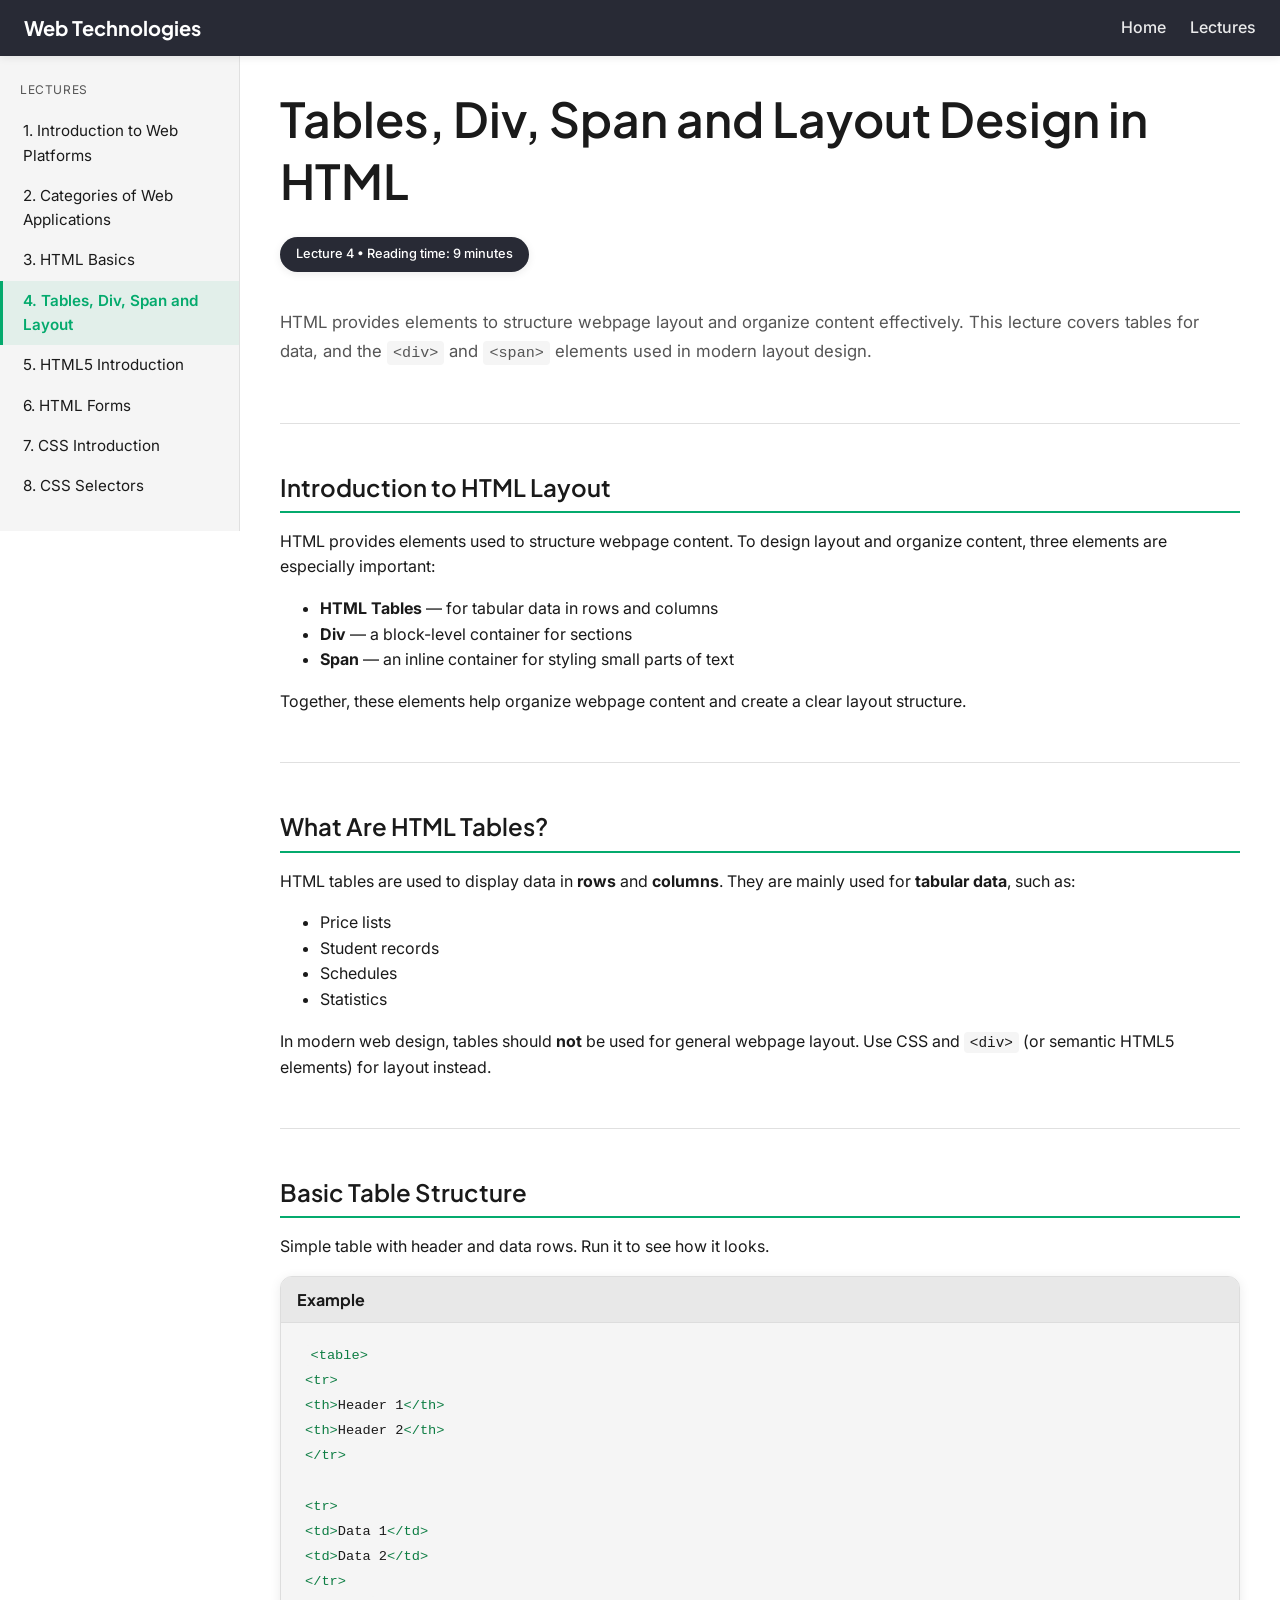
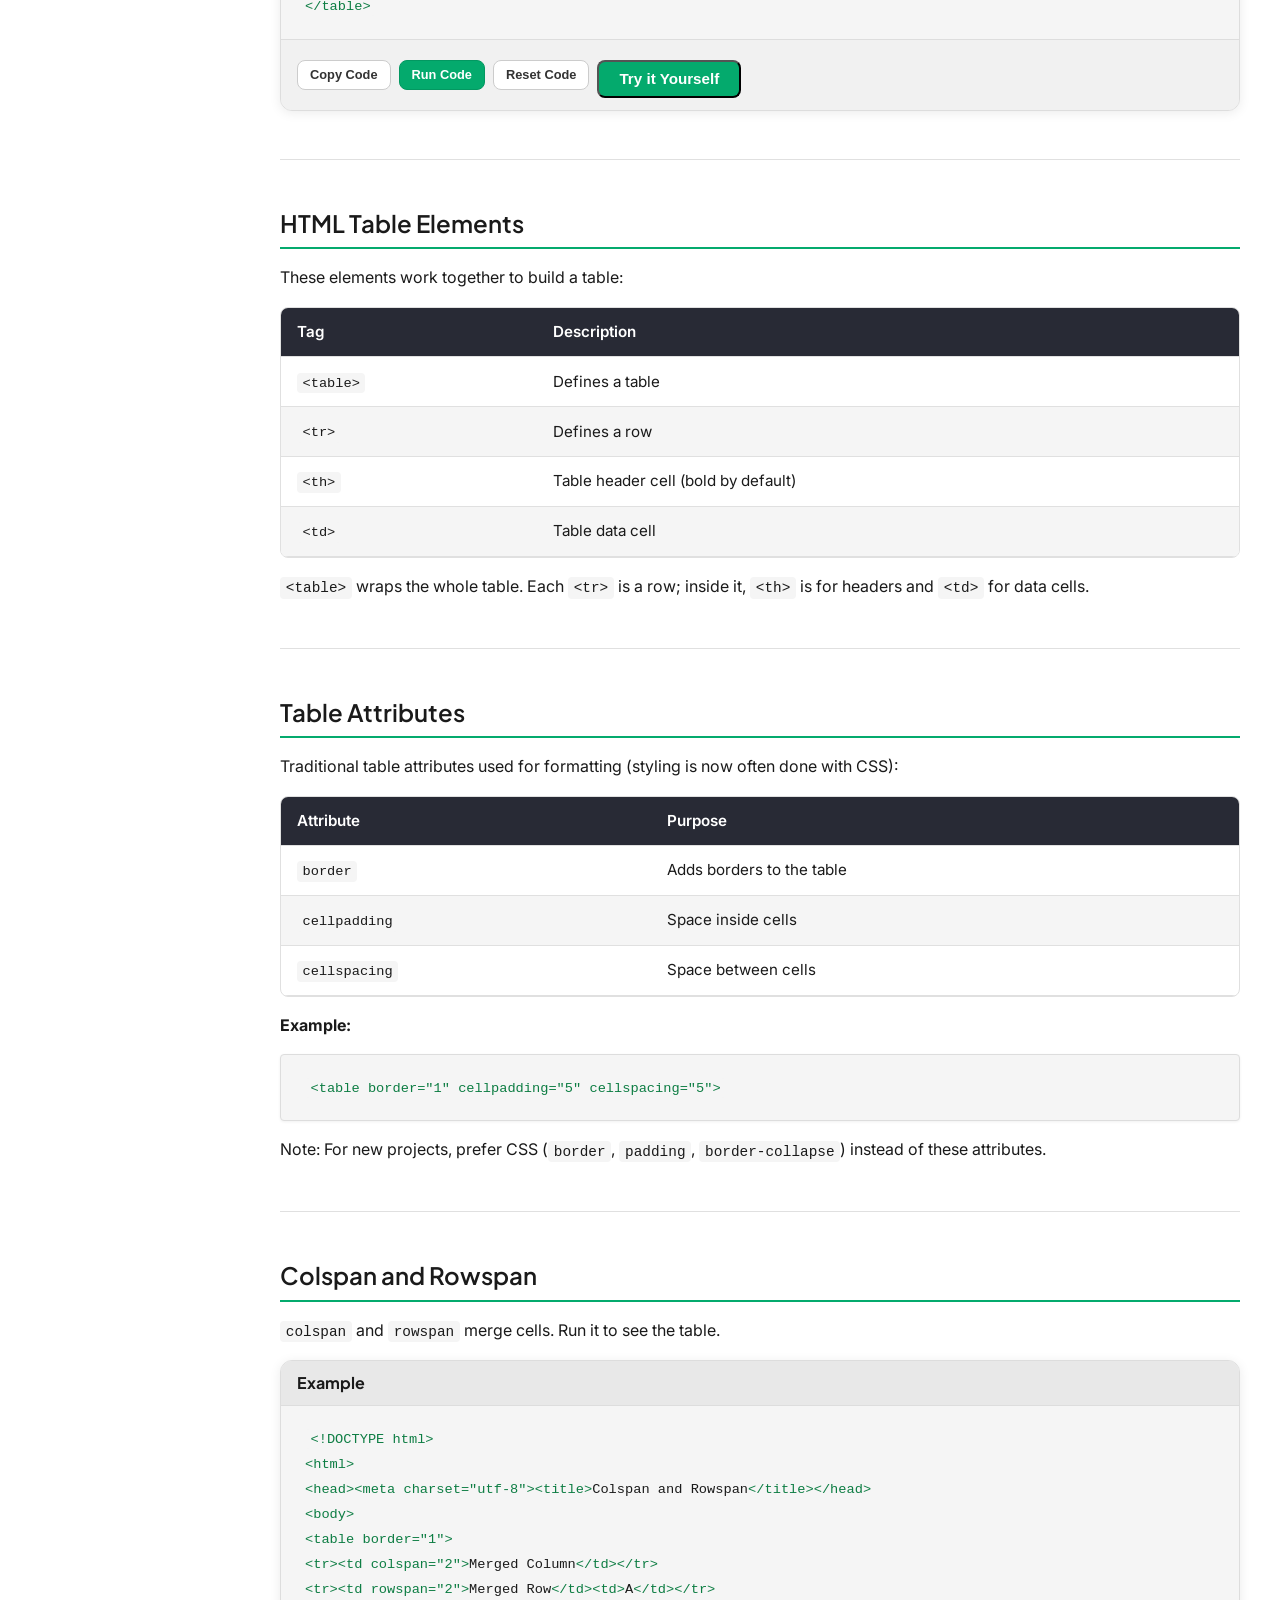
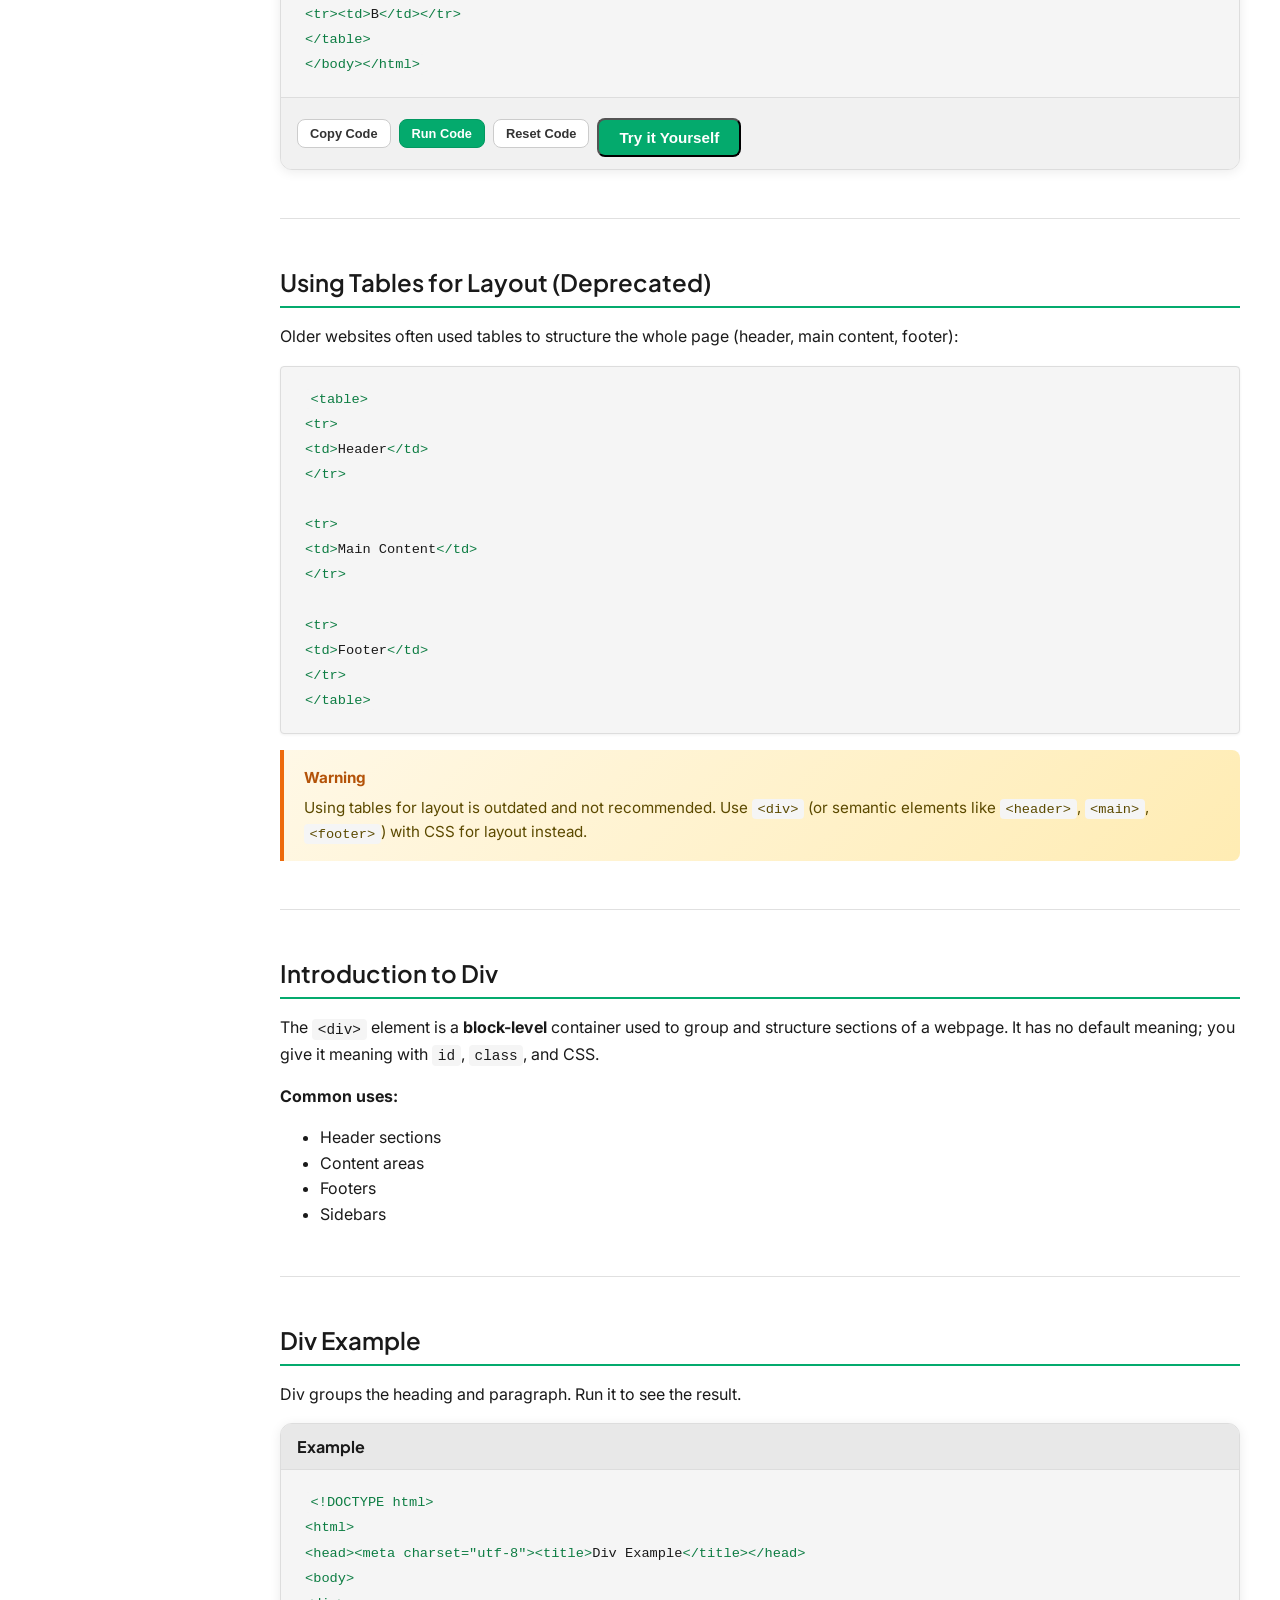
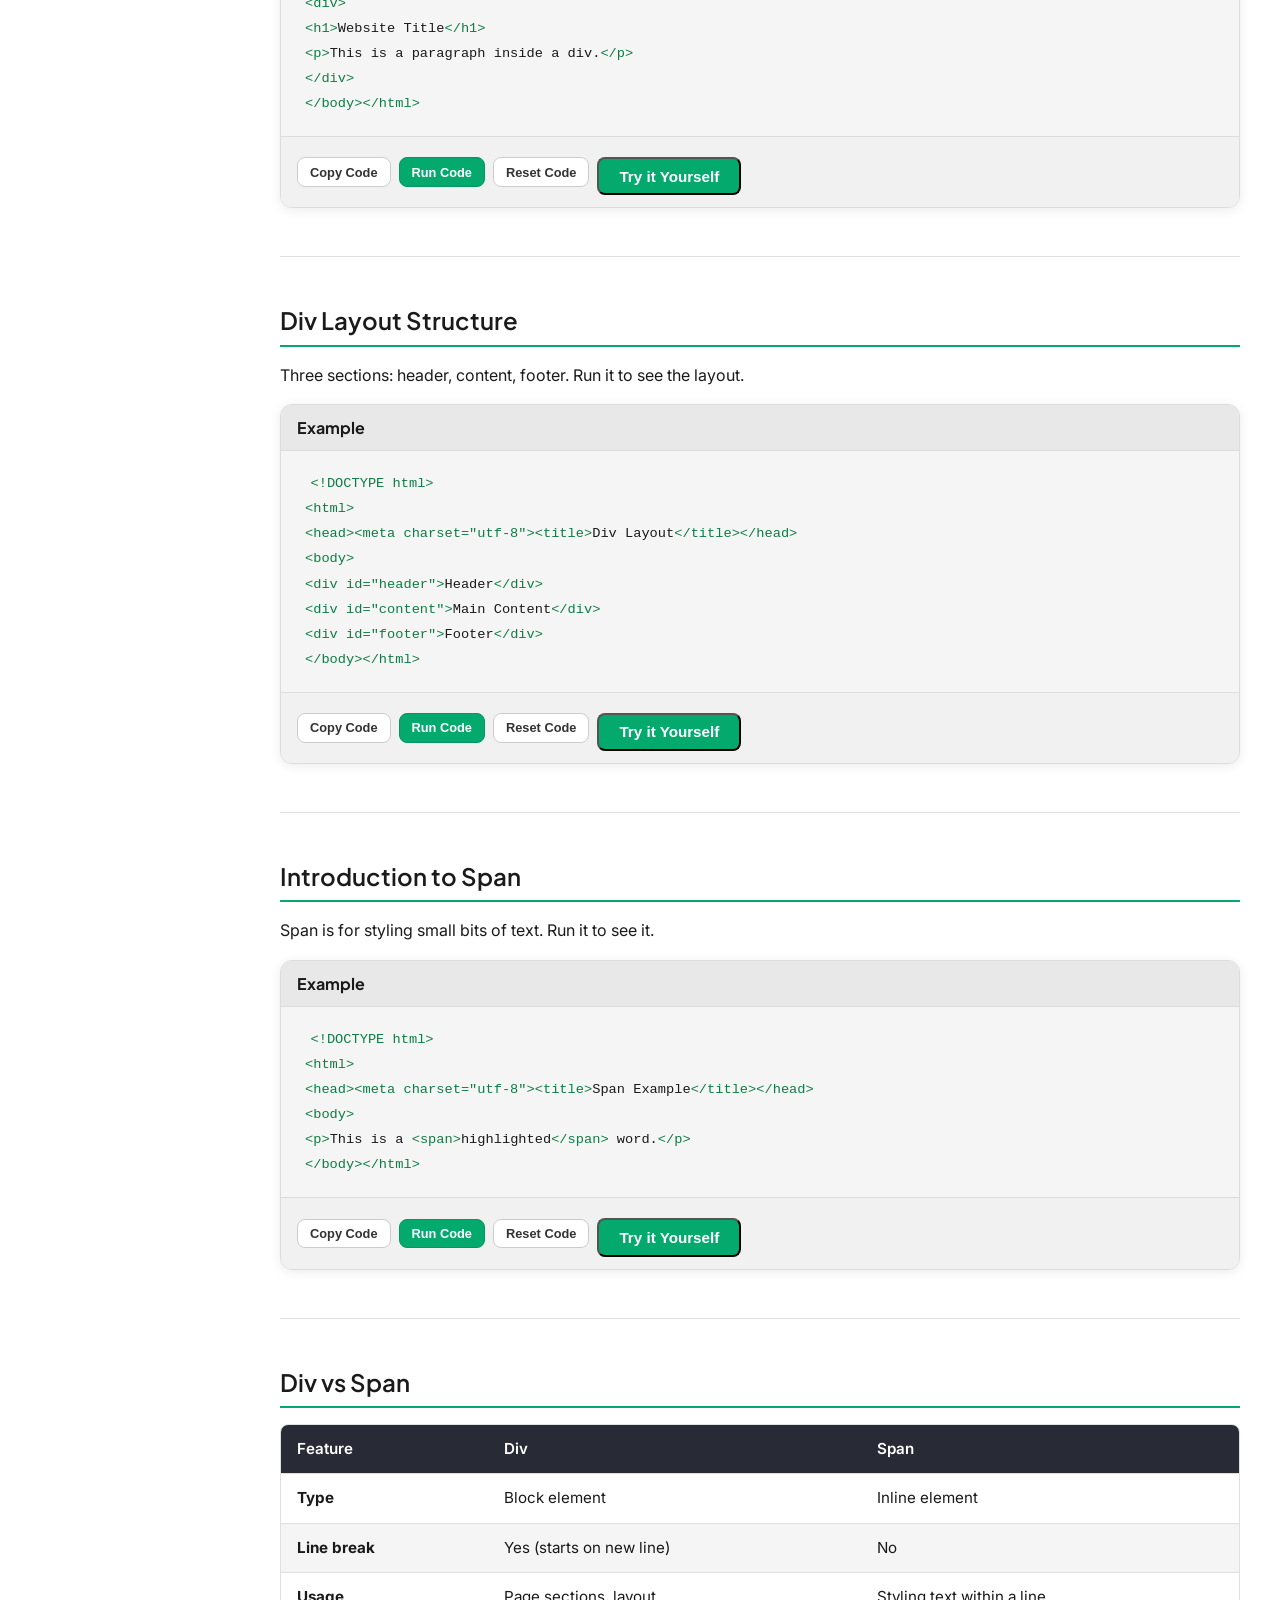
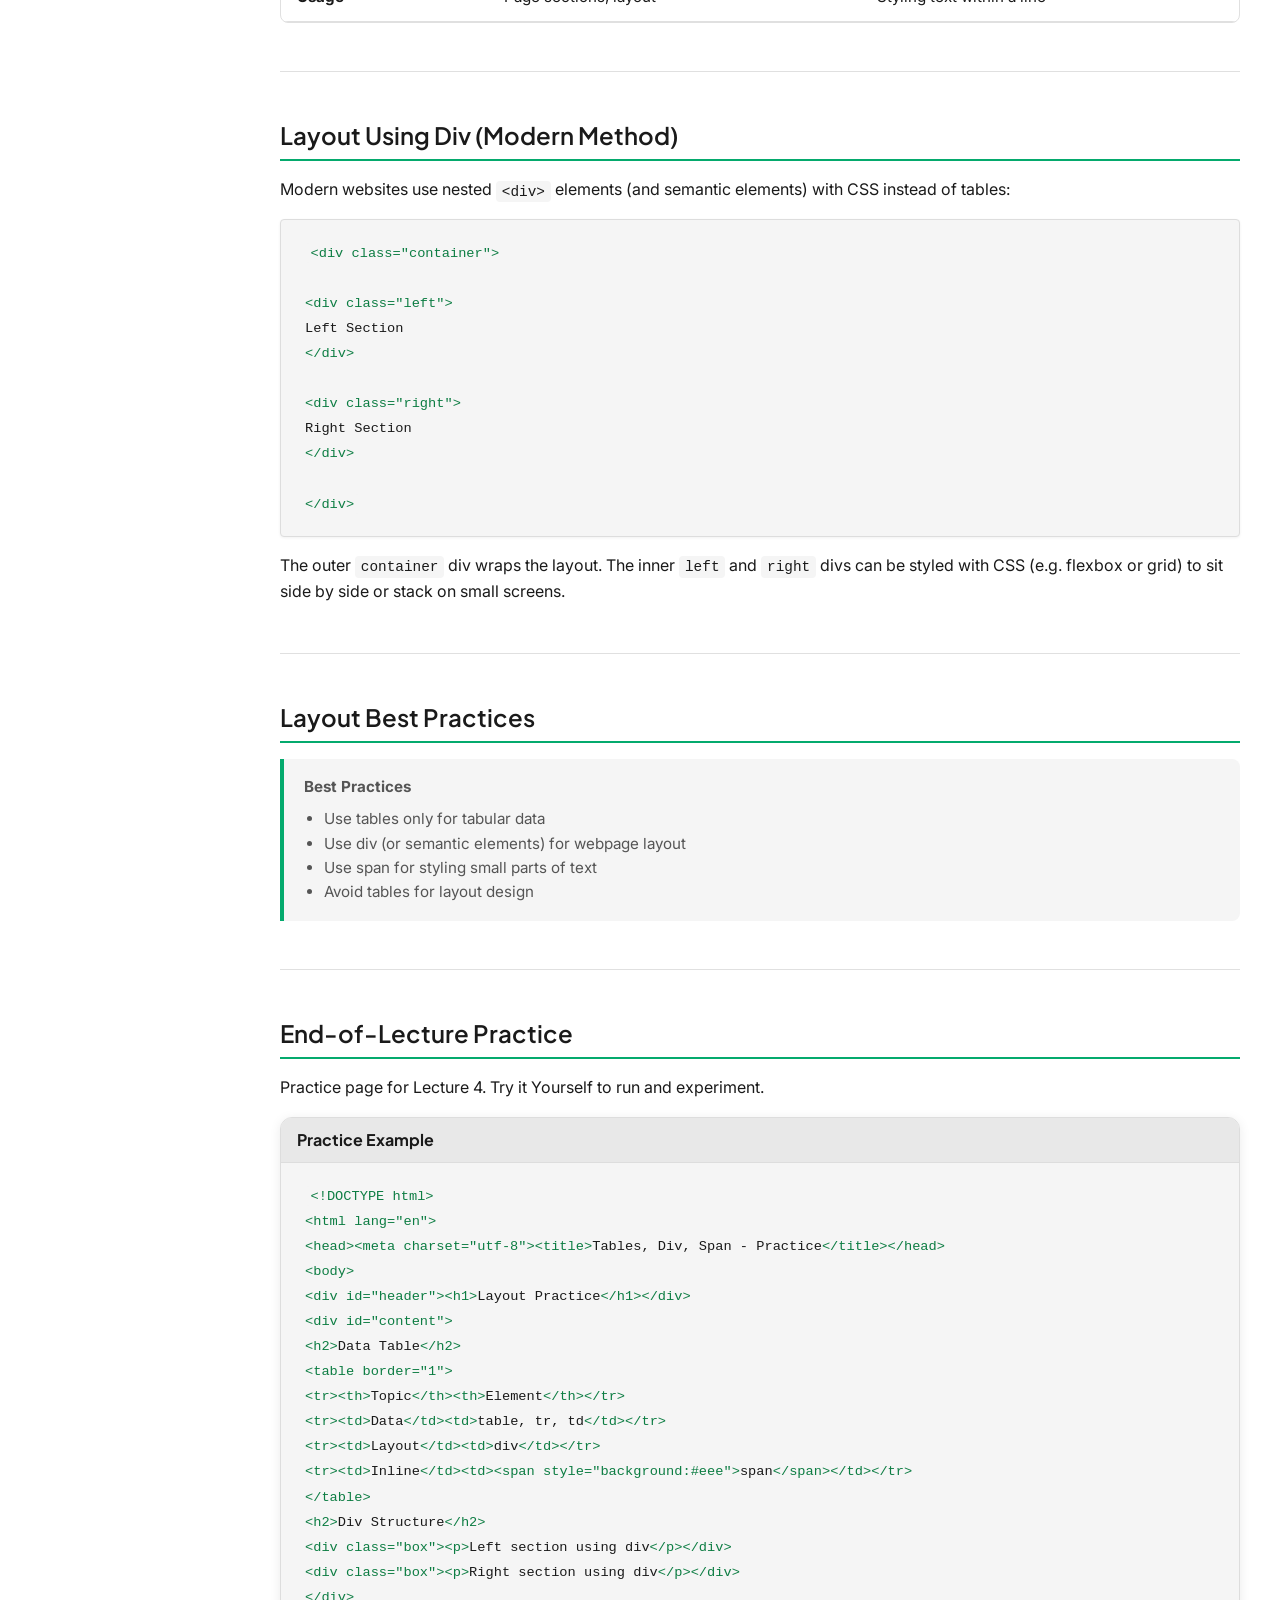
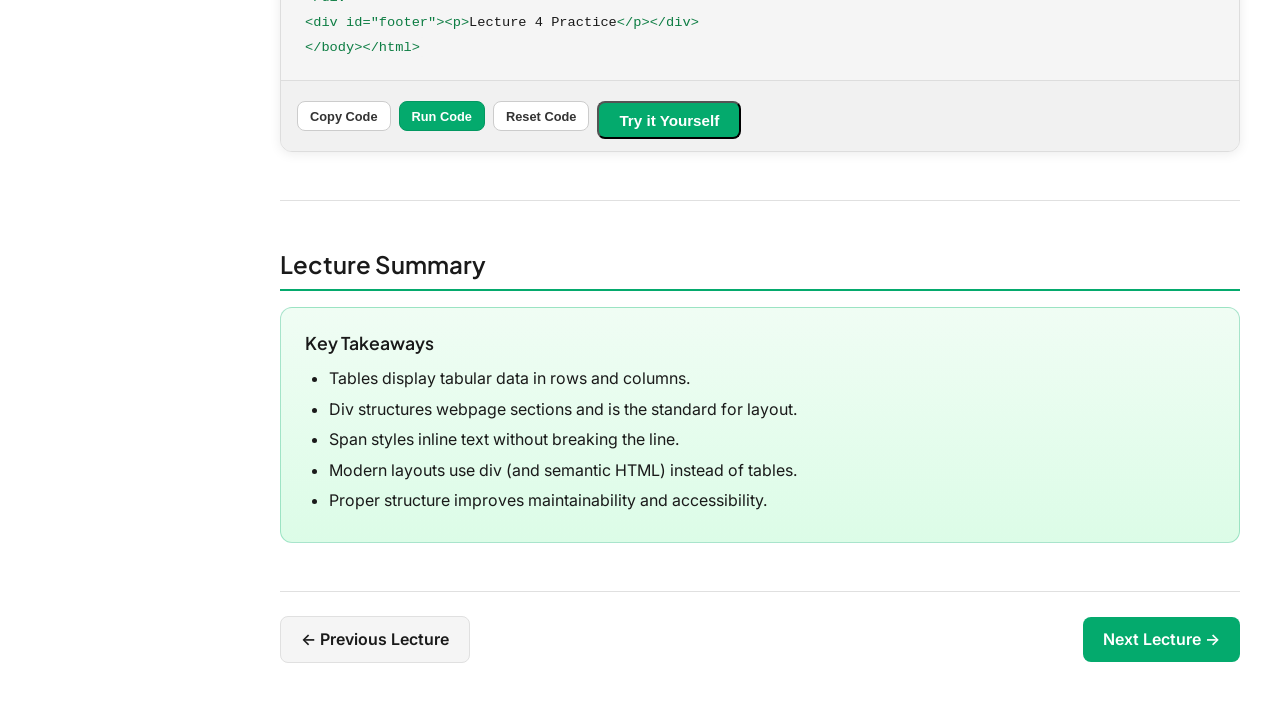
<file: web-technologies/lectures/lecture4.html>
<!DOCTYPE html>
<html lang="en">
<head>
  <meta charset="UTF-8">
  <meta name="viewport" content="width=device-width, initial-scale=1.0">
  <title>Lecture 4: Tables, Div, Span and Layout Design in HTML | Web Technologies</title>
  <link rel="preconnect" href="https://fonts.googleapis.com">
  <link rel="preconnect" href="https://fonts.gstatic.com" crossorigin>
  <link href="https://fonts.googleapis.com/css2?family=Inter:wght@400;500;600;700&family=Plus+Jakarta+Sans:wght@600;700&display=swap" rel="stylesheet">
  <link rel="stylesheet" href="../style.css">
</head>
<body>
  <header class="navbar">
    <a href="../index.html" class="navbar__brand">Web Technologies</a>
    <button class="navbar__toggle" type="button" aria-label="Toggle menu" aria-expanded="false" aria-controls="nav-links">&#9776;</button>
    <ul class="navbar__links" id="nav-links">
      <li><a href="../index.html">Home</a></li>
      <li><a href="../index.html#lectures">Lectures</a></li>
    </ul>
  </header>

  <div class="lecture-layout">
    <aside class="lecture-sidebar">
      <div class="lecture-sidebar__title">Lectures</div>
      <ul class="lecture-sidebar__list">
        <li><a href="lecture1.html">1. Introduction to Web Platforms</a></li>
        <li><a href="lecture2.html">2. Categories of Web Applications</a></li>
        <li><a href="lecture3.html">3. HTML Basics</a></li>
        <li><a href="lecture4.html">4. Tables, Div, Span and Layout</a></li>
        <li><a href="lecture5.html">5. HTML5 Introduction</a></li>
        <li><a href="lecture6.html">6. HTML Forms</a></li>
        <li><a href="lecture7.html">7. CSS Introduction</a></li>
        <li><a href="lecture8.html">8. CSS Selectors</a></li>
      </ul>
    </aside>
    <main class="lecture-main">
      <section id="intro" class="tutorial-section">
        <h1>Tables, Div, Span and Layout Design in HTML</h1>
        <span class="lecture-badge">Lecture 4 &bull; Reading time: 9 minutes</span>
        <p class="lecture-summary">
          HTML provides elements to structure webpage layout and organize content effectively. This lecture covers tables for data, and the <code>&lt;div&gt;</code> and <code>&lt;span&gt;</code> elements used in modern layout design.
        </p>
      </section>

      <section id="intro-layout" class="tutorial-section">
        <h2>Introduction to HTML Layout</h2>
        <p>
          HTML provides elements used to structure webpage content. To design layout and organize content, three elements are especially important:
        </p>
        <ul>
          <li><strong>HTML Tables</strong> — for tabular data in rows and columns</li>
          <li><strong>Div</strong> — a block-level container for sections</li>
          <li><strong>Span</strong> — an inline container for styling small parts of text</li>
        </ul>
        <p>
          Together, these elements help organize webpage content and create a clear layout structure.
        </p>
      </section>

      <section id="what-are-tables" class="tutorial-section">
        <h2>What Are HTML Tables?</h2>
        <p>
          HTML tables are used to display data in <strong>rows</strong> and <strong>columns</strong>. They are mainly used for <strong>tabular data</strong>, such as:
        </p>
        <ul>
          <li>Price lists</li>
          <li>Student records</li>
          <li>Schedules</li>
          <li>Statistics</li>
        </ul>
        <p>
          In modern web design, tables should <strong>not</strong> be used for general webpage layout. Use CSS and <code>&lt;div&gt;</code> (or semantic HTML5 elements) for layout instead.
        </p>
      </section>

      <section id="basic-table-structure" class="tutorial-section code-section">
        <h2>Basic Table Structure</h2>
        <p>Simple table with header and data rows. Run it to see how it looks.</p>
        <div class="code-block-wrap" data-initial-code="PHRhYmxlPgo8dHI+Cjx0aD5IZWFkZXIgMTwvdGg+Cjx0aD5IZWFkZXIgMjwvdGg+CjwvdHI+Cgo8dHI+Cjx0ZD5EYXRhIDE8L3RkPgo8dGQ+RGF0YSAyPC90ZD4KPC90cj4KPC90YWJsZT4=">
          <div class="code-block-header">Example</div>
          <pre class="pre-block"><code><span class="tag">&lt;table&gt;</span>
<span class="tag">&lt;tr&gt;</span>
<span class="tag">&lt;th&gt;</span>Header 1<span class="tag">&lt;/th&gt;</span>
<span class="tag">&lt;th&gt;</span>Header 2<span class="tag">&lt;/th&gt;</span>
<span class="tag">&lt;/tr&gt;</span>

<span class="tag">&lt;tr&gt;</span>
<span class="tag">&lt;td&gt;</span>Data 1<span class="tag">&lt;/td&gt;</span>
<span class="tag">&lt;td&gt;</span>Data 2<span class="tag">&lt;/td&gt;</span>
<span class="tag">&lt;/tr&gt;</span>
<span class="tag">&lt;/table&gt;</span></code></pre>
          <div class="code-block-actions">
            <button type="button" class="btn-code copy-code-btn">Copy Code</button>
            <button type="button" class="btn-code run-code-btn">Run Code</button>
            <button type="button" class="btn-code reset-code-btn">Reset Code</button>
            <button type="button" class="btn try-example-btn">Try it Yourself</button>
          </div>
        </div>
      </section>

      <section id="table-elements" class="tutorial-section">
        <h2>HTML Table Elements</h2>
        <p>These elements work together to build a table:</p>
        <div class="table-wrapper">
          <table class="tutorial-table">
            <thead>
              <tr>
                <th>Tag</th>
                <th>Description</th>
              </tr>
            </thead>
            <tbody>
              <tr><td><code>&lt;table&gt;</code></td><td>Defines a table</td></tr>
              <tr><td><code>&lt;tr&gt;</code></td><td>Defines a row</td></tr>
              <tr><td><code>&lt;th&gt;</code></td><td>Table header cell (bold by default)</td></tr>
              <tr><td><code>&lt;td&gt;</code></td><td>Table data cell</td></tr>
            </tbody>
          </table>
        </div>
        <p><code>&lt;table&gt;</code> wraps the whole table. Each <code>&lt;tr&gt;</code> is a row; inside it, <code>&lt;th&gt;</code> is for headers and <code>&lt;td&gt;</code> for data cells.</p>
      </section>

      <section id="table-attributes" class="tutorial-section">
        <h2>Table Attributes</h2>
        <p>Traditional table attributes used for formatting (styling is now often done with CSS):</p>
        <div class="table-wrapper">
          <table class="tutorial-table">
            <thead>
              <tr>
                <th>Attribute</th>
                <th>Purpose</th>
              </tr>
            </thead>
            <tbody>
              <tr><td><code>border</code></td><td>Adds borders to the table</td></tr>
              <tr><td><code>cellpadding</code></td><td>Space inside cells</td></tr>
              <tr><td><code>cellspacing</code></td><td>Space between cells</td></tr>
            </tbody>
          </table>
        </div>
        <p><strong>Example:</strong></p>
        <pre class="pre-block"><code><span class="tag">&lt;table border="1" cellpadding="5" cellspacing="5"&gt;</span></code></pre>
        <p>Note: For new projects, prefer CSS (<code>border</code>, <code>padding</code>, <code>border-collapse</code>) instead of these attributes.</p>
      </section>

      <section id="colspan-rowspan" class="tutorial-section code-section">
        <h2>Colspan and Rowspan</h2>
        <p><code>colspan</code> and <code>rowspan</code> merge cells. Run it to see the table.</p>
        <div class="code-block-wrap" data-initial-code="[base64]">
          <div class="code-block-header">Example</div>
          <pre class="pre-block"><code><span class="tag">&lt;!DOCTYPE html&gt;</span>
<span class="tag">&lt;html&gt;</span>
<span class="tag">&lt;head&gt;</span><span class="tag">&lt;meta charset="utf-8"&gt;</span><span class="tag">&lt;title&gt;</span>Colspan and Rowspan<span class="tag">&lt;/title&gt;</span><span class="tag">&lt;/head&gt;</span>
<span class="tag">&lt;body&gt;</span>
<span class="tag">&lt;table border="1"&gt;</span>
<span class="tag">&lt;tr&gt;</span><span class="tag">&lt;td colspan="2"&gt;</span>Merged Column<span class="tag">&lt;/td&gt;</span><span class="tag">&lt;/tr&gt;</span>
<span class="tag">&lt;tr&gt;</span><span class="tag">&lt;td rowspan="2"&gt;</span>Merged Row<span class="tag">&lt;/td&gt;</span><span class="tag">&lt;td&gt;</span>A<span class="tag">&lt;/td&gt;</span><span class="tag">&lt;/tr&gt;</span>
<span class="tag">&lt;tr&gt;</span><span class="tag">&lt;td&gt;</span>B<span class="tag">&lt;/td&gt;</span><span class="tag">&lt;/tr&gt;</span>
<span class="tag">&lt;/table&gt;</span>
<span class="tag">&lt;/body&gt;</span><span class="tag">&lt;/html&gt;</span></code></pre>
          <div class="code-block-actions">
            <button type="button" class="btn-code copy-code-btn">Copy Code</button>
            <button type="button" class="btn-code run-code-btn">Run Code</button>
            <button type="button" class="btn-code reset-code-btn">Reset Code</button>
            <button type="button" class="btn try-example-btn">Try it Yourself</button>
          </div>
        </div>
      </section>

      <section id="tables-for-layout" class="tutorial-section">
        <h2>Using Tables for Layout (Deprecated)</h2>
        <p>Older websites often used tables to structure the whole page (header, main content, footer):</p>
        <pre class="pre-block"><code><span class="tag">&lt;table&gt;</span>
<span class="tag">&lt;tr&gt;</span>
<span class="tag">&lt;td&gt;</span>Header<span class="tag">&lt;/td&gt;</span>
<span class="tag">&lt;/tr&gt;</span>

<span class="tag">&lt;tr&gt;</span>
<span class="tag">&lt;td&gt;</span>Main Content<span class="tag">&lt;/td&gt;</span>
<span class="tag">&lt;/tr&gt;</span>

<span class="tag">&lt;tr&gt;</span>
<span class="tag">&lt;td&gt;</span>Footer<span class="tag">&lt;/td&gt;</span>
<span class="tag">&lt;/tr&gt;</span>
<span class="tag">&lt;/table&gt;</span></code></pre>
        <div class="warning-box">
          <strong>Warning</strong>
          Using tables for layout is outdated and not recommended. Use <code>&lt;div&gt;</code> (or semantic elements like <code>&lt;header&gt;</code>, <code>&lt;main&gt;</code>, <code>&lt;footer&gt;</code>) with CSS for layout instead.
        </div>
      </section>

      <section id="intro-div" class="tutorial-section">
        <h2>Introduction to Div</h2>
        <p>
          The <code>&lt;div&gt;</code> element is a <strong>block-level</strong> container used to group and structure sections of a webpage. It has no default meaning; you give it meaning with <code>id</code>, <code>class</code>, and CSS.
        </p>
        <p><strong>Common uses:</strong></p>
        <ul>
          <li>Header sections</li>
          <li>Content areas</li>
          <li>Footers</li>
          <li>Sidebars</li>
        </ul>
      </section>

      <section id="div-example" class="tutorial-section code-section">
        <h2>Div Example</h2>
        <p>Div groups the heading and paragraph. Run it to see the result.</p>
        <div class="code-block-wrap" data-initial-code="[base64]">
          <div class="code-block-header">Example</div>
          <pre class="pre-block"><code><span class="tag">&lt;!DOCTYPE html&gt;</span>
<span class="tag">&lt;html&gt;</span>
<span class="tag">&lt;head&gt;</span><span class="tag">&lt;meta charset="utf-8"&gt;</span><span class="tag">&lt;title&gt;</span>Div Example<span class="tag">&lt;/title&gt;</span><span class="tag">&lt;/head&gt;</span>
<span class="tag">&lt;body&gt;</span>
<span class="tag">&lt;div&gt;</span>
<span class="tag">&lt;h1&gt;</span>Website Title<span class="tag">&lt;/h1&gt;</span>
<span class="tag">&lt;p&gt;</span>This is a paragraph inside a div.<span class="tag">&lt;/p&gt;</span>
<span class="tag">&lt;/div&gt;</span>
<span class="tag">&lt;/body&gt;</span><span class="tag">&lt;/html&gt;</span></code></pre>
          <div class="code-block-actions">
            <button type="button" class="btn-code copy-code-btn">Copy Code</button>
            <button type="button" class="btn-code run-code-btn">Run Code</button>
            <button type="button" class="btn-code reset-code-btn">Reset Code</button>
            <button type="button" class="btn try-example-btn">Try it Yourself</button>
          </div>
        </div>
      </section>

      <section id="div-layout-structure" class="tutorial-section code-section">
        <h2>Div Layout Structure</h2>
        <p>Three sections: header, content, footer. Run it to see the layout.</p>
        <div class="code-block-wrap" data-initial-code="[base64]">
          <div class="code-block-header">Example</div>
          <pre class="pre-block"><code><span class="tag">&lt;!DOCTYPE html&gt;</span>
<span class="tag">&lt;html&gt;</span>
<span class="tag">&lt;head&gt;</span><span class="tag">&lt;meta charset="utf-8"&gt;</span><span class="tag">&lt;title&gt;</span>Div Layout<span class="tag">&lt;/title&gt;</span><span class="tag">&lt;/head&gt;</span>
<span class="tag">&lt;body&gt;</span>
<span class="tag">&lt;div id="header"&gt;</span>Header<span class="tag">&lt;/div&gt;</span>
<span class="tag">&lt;div id="content"&gt;</span>Main Content<span class="tag">&lt;/div&gt;</span>
<span class="tag">&lt;div id="footer"&gt;</span>Footer<span class="tag">&lt;/div&gt;</span>
<span class="tag">&lt;/body&gt;</span><span class="tag">&lt;/html&gt;</span></code></pre>
          <div class="code-block-actions">
            <button type="button" class="btn-code copy-code-btn">Copy Code</button>
            <button type="button" class="btn-code run-code-btn">Run Code</button>
            <button type="button" class="btn-code reset-code-btn">Reset Code</button>
            <button type="button" class="btn try-example-btn">Try it Yourself</button>
          </div>
        </div>
      </section>

      <section id="intro-span" class="tutorial-section code-section">
        <h2>Introduction to Span</h2>
        <p>Span is for styling small bits of text. Run it to see it.</p>
        <div class="code-block-wrap" data-initial-code="[base64]">
          <div class="code-block-header">Example</div>
          <pre class="pre-block"><code><span class="tag">&lt;!DOCTYPE html&gt;</span>
<span class="tag">&lt;html&gt;</span>
<span class="tag">&lt;head&gt;</span><span class="tag">&lt;meta charset="utf-8"&gt;</span><span class="tag">&lt;title&gt;</span>Span Example<span class="tag">&lt;/title&gt;</span><span class="tag">&lt;/head&gt;</span>
<span class="tag">&lt;body&gt;</span>
<span class="tag">&lt;p&gt;</span>This is a <span class="tag">&lt;span&gt;</span>highlighted<span class="tag">&lt;/span&gt;</span> word.<span class="tag">&lt;/p&gt;</span>
<span class="tag">&lt;/body&gt;</span><span class="tag">&lt;/html&gt;</span></code></pre>
          <div class="code-block-actions">
            <button type="button" class="btn-code copy-code-btn">Copy Code</button>
            <button type="button" class="btn-code run-code-btn">Run Code</button>
            <button type="button" class="btn-code reset-code-btn">Reset Code</button>
            <button type="button" class="btn try-example-btn">Try it Yourself</button>
          </div>
        </div>
      </section>

      <section id="div-vs-span" class="tutorial-section">
        <h2>Div vs Span</h2>
        <div class="table-wrapper">
          <table class="tutorial-table">
            <thead>
              <tr>
                <th>Feature</th>
                <th>Div</th>
                <th>Span</th>
              </tr>
            </thead>
            <tbody>
              <tr><td><strong>Type</strong></td><td>Block element</td><td>Inline element</td></tr>
              <tr><td><strong>Line break</strong></td><td>Yes (starts on new line)</td><td>No</td></tr>
              <tr><td><strong>Usage</strong></td><td>Page sections, layout</td><td>Styling text within a line</td></tr>
            </tbody>
          </table>
        </div>
      </section>

      <section id="layout-modern" class="tutorial-section">
        <h2>Layout Using Div (Modern Method)</h2>
        <p>Modern websites use nested <code>&lt;div&gt;</code> elements (and semantic elements) with CSS instead of tables:</p>
        <pre class="pre-block"><code><span class="tag">&lt;div class="container"&gt;</span>

<span class="tag">&lt;div class="left"&gt;</span>
Left Section
<span class="tag">&lt;/div&gt;</span>

<span class="tag">&lt;div class="right"&gt;</span>
Right Section
<span class="tag">&lt;/div&gt;</span>

<span class="tag">&lt;/div&gt;</span></code></pre>
        <p>The outer <code>container</code> div wraps the layout. The inner <code>left</code> and <code>right</code> divs can be styled with CSS (e.g. flexbox or grid) to sit side by side or stack on small screens.</p>
      </section>

      <section id="best-practices" class="tutorial-section">
        <h2>Layout Best Practices</h2>
        <div class="info-box">
          <strong>Best Practices</strong>
          <ul style="margin:0.5rem 0 0 1.25rem; padding:0;">
            <li>Use tables only for tabular data</li>
            <li>Use div (or semantic elements) for webpage layout</li>
            <li>Use span for styling small parts of text</li>
            <li>Avoid tables for layout design</li>
          </ul>
        </div>
      </section>

      <section id="practice" class="tutorial-section code-section">
        <h2>End-of-Lecture Practice</h2>
        <p>Practice page for Lecture 4. Try it Yourself to run and experiment.</p>
        <div class="code-block-wrap" data-initial-code="[base64]">
          <div class="code-block-header">Practice Example</div>
          <pre class="pre-block"><code><span class="tag">&lt;!DOCTYPE html&gt;</span>
<span class="tag">&lt;html lang="en"&gt;</span>
<span class="tag">&lt;head&gt;</span><span class="tag">&lt;meta charset="utf-8"&gt;</span><span class="tag">&lt;title&gt;</span>Tables, Div, Span - Practice<span class="tag">&lt;/title&gt;</span><span class="tag">&lt;/head&gt;</span>
<span class="tag">&lt;body&gt;</span>
<span class="tag">&lt;div id="header"&gt;</span><span class="tag">&lt;h1&gt;</span>Layout Practice<span class="tag">&lt;/h1&gt;</span><span class="tag">&lt;/div&gt;</span>
<span class="tag">&lt;div id="content"&gt;</span>
<span class="tag">&lt;h2&gt;</span>Data Table<span class="tag">&lt;/h2&gt;</span>
<span class="tag">&lt;table border="1"&gt;</span>
<span class="tag">&lt;tr&gt;</span><span class="tag">&lt;th&gt;</span>Topic<span class="tag">&lt;/th&gt;</span><span class="tag">&lt;th&gt;</span>Element<span class="tag">&lt;/th&gt;</span><span class="tag">&lt;/tr&gt;</span>
<span class="tag">&lt;tr&gt;</span><span class="tag">&lt;td&gt;</span>Data<span class="tag">&lt;/td&gt;</span><span class="tag">&lt;td&gt;</span>table, tr, td<span class="tag">&lt;/td&gt;</span><span class="tag">&lt;/tr&gt;</span>
<span class="tag">&lt;tr&gt;</span><span class="tag">&lt;td&gt;</span>Layout<span class="tag">&lt;/td&gt;</span><span class="tag">&lt;td&gt;</span>div<span class="tag">&lt;/td&gt;</span><span class="tag">&lt;/tr&gt;</span>
<span class="tag">&lt;tr&gt;</span><span class="tag">&lt;td&gt;</span>Inline<span class="tag">&lt;/td&gt;</span><span class="tag">&lt;td&gt;</span><span class="tag">&lt;span style="background:#eee"&gt;</span>span<span class="tag">&lt;/span&gt;</span><span class="tag">&lt;/td&gt;</span><span class="tag">&lt;/tr&gt;</span>
<span class="tag">&lt;/table&gt;</span>
<span class="tag">&lt;h2&gt;</span>Div Structure<span class="tag">&lt;/h2&gt;</span>
<span class="tag">&lt;div class="box"&gt;</span><span class="tag">&lt;p&gt;</span>Left section using div<span class="tag">&lt;/p&gt;</span><span class="tag">&lt;/div&gt;</span>
<span class="tag">&lt;div class="box"&gt;</span><span class="tag">&lt;p&gt;</span>Right section using div<span class="tag">&lt;/p&gt;</span><span class="tag">&lt;/div&gt;</span>
<span class="tag">&lt;/div&gt;</span>
<span class="tag">&lt;div id="footer"&gt;</span><span class="tag">&lt;p&gt;</span>Lecture 4 Practice<span class="tag">&lt;/p&gt;</span><span class="tag">&lt;/div&gt;</span>
<span class="tag">&lt;/body&gt;</span><span class="tag">&lt;/html&gt;</span></code></pre>
          <div class="code-block-actions">
            <button type="button" class="btn-code copy-code-btn">Copy Code</button>
            <button type="button" class="btn-code run-code-btn">Run Code</button>
            <button type="button" class="btn-code reset-code-btn">Reset Code</button>
            <button type="button" class="btn try-example-btn">Try it Yourself</button>
          </div>
        </div>
      </section>

      <section id="summary" class="tutorial-section">
        <h2>Lecture Summary</h2>
        <div class="summary-box">
          <h3>Key Takeaways</h3>
          <ul>
            <li>Tables display tabular data in rows and columns.</li>
            <li>Div structures webpage sections and is the standard for layout.</li>
            <li>Span styles inline text without breaking the line.</li>
            <li>Modern layouts use div (and semantic HTML) instead of tables.</li>
            <li>Proper structure improves maintainability and accessibility.</li>
          </ul>
        </div>
      </section>

      <nav class="lecture-nav-buttons">
        <a href="lecture3.html" class="btn btn--secondary">&#8592; Previous Lecture</a>
        <a href="lecture5.html" class="btn">Next Lecture &#8594;</a>
      </nav>
    </main>
  </div>
  <script src="../script.js"></script>
</body>
</html>
</file>
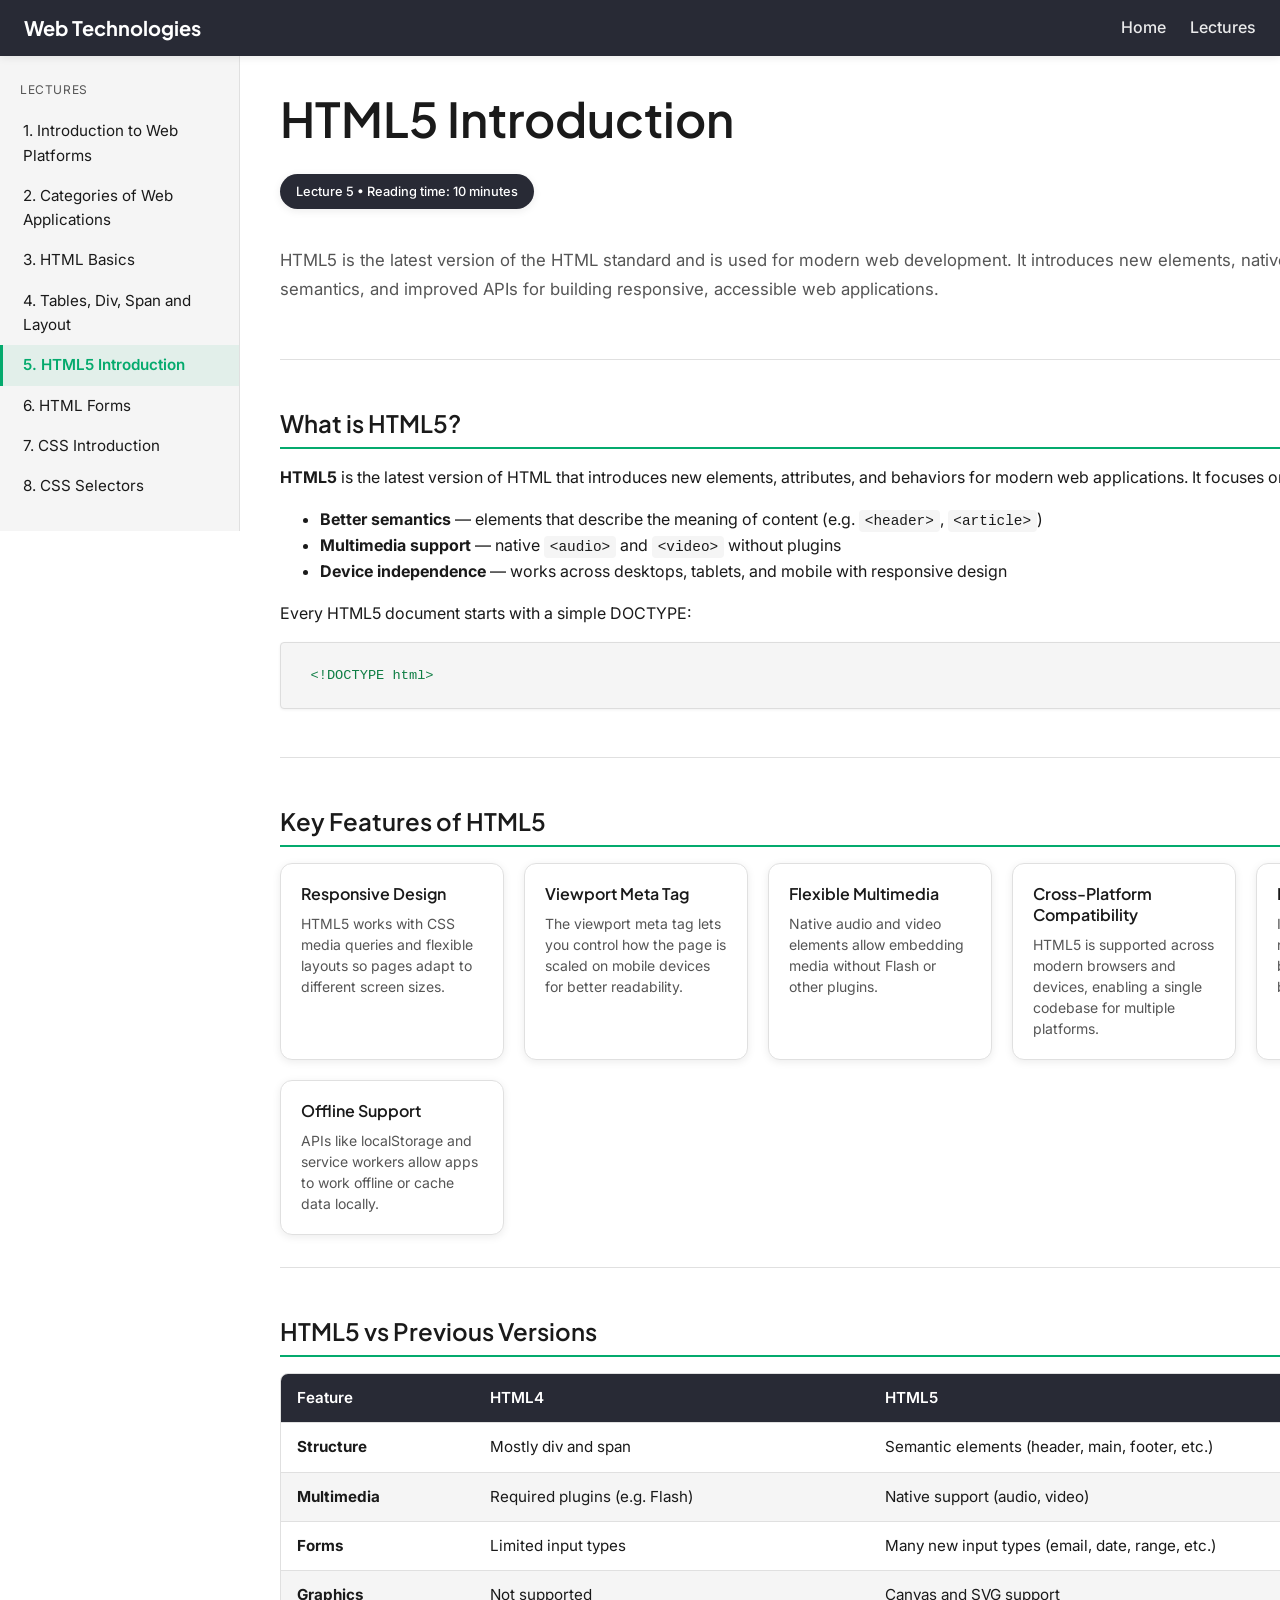
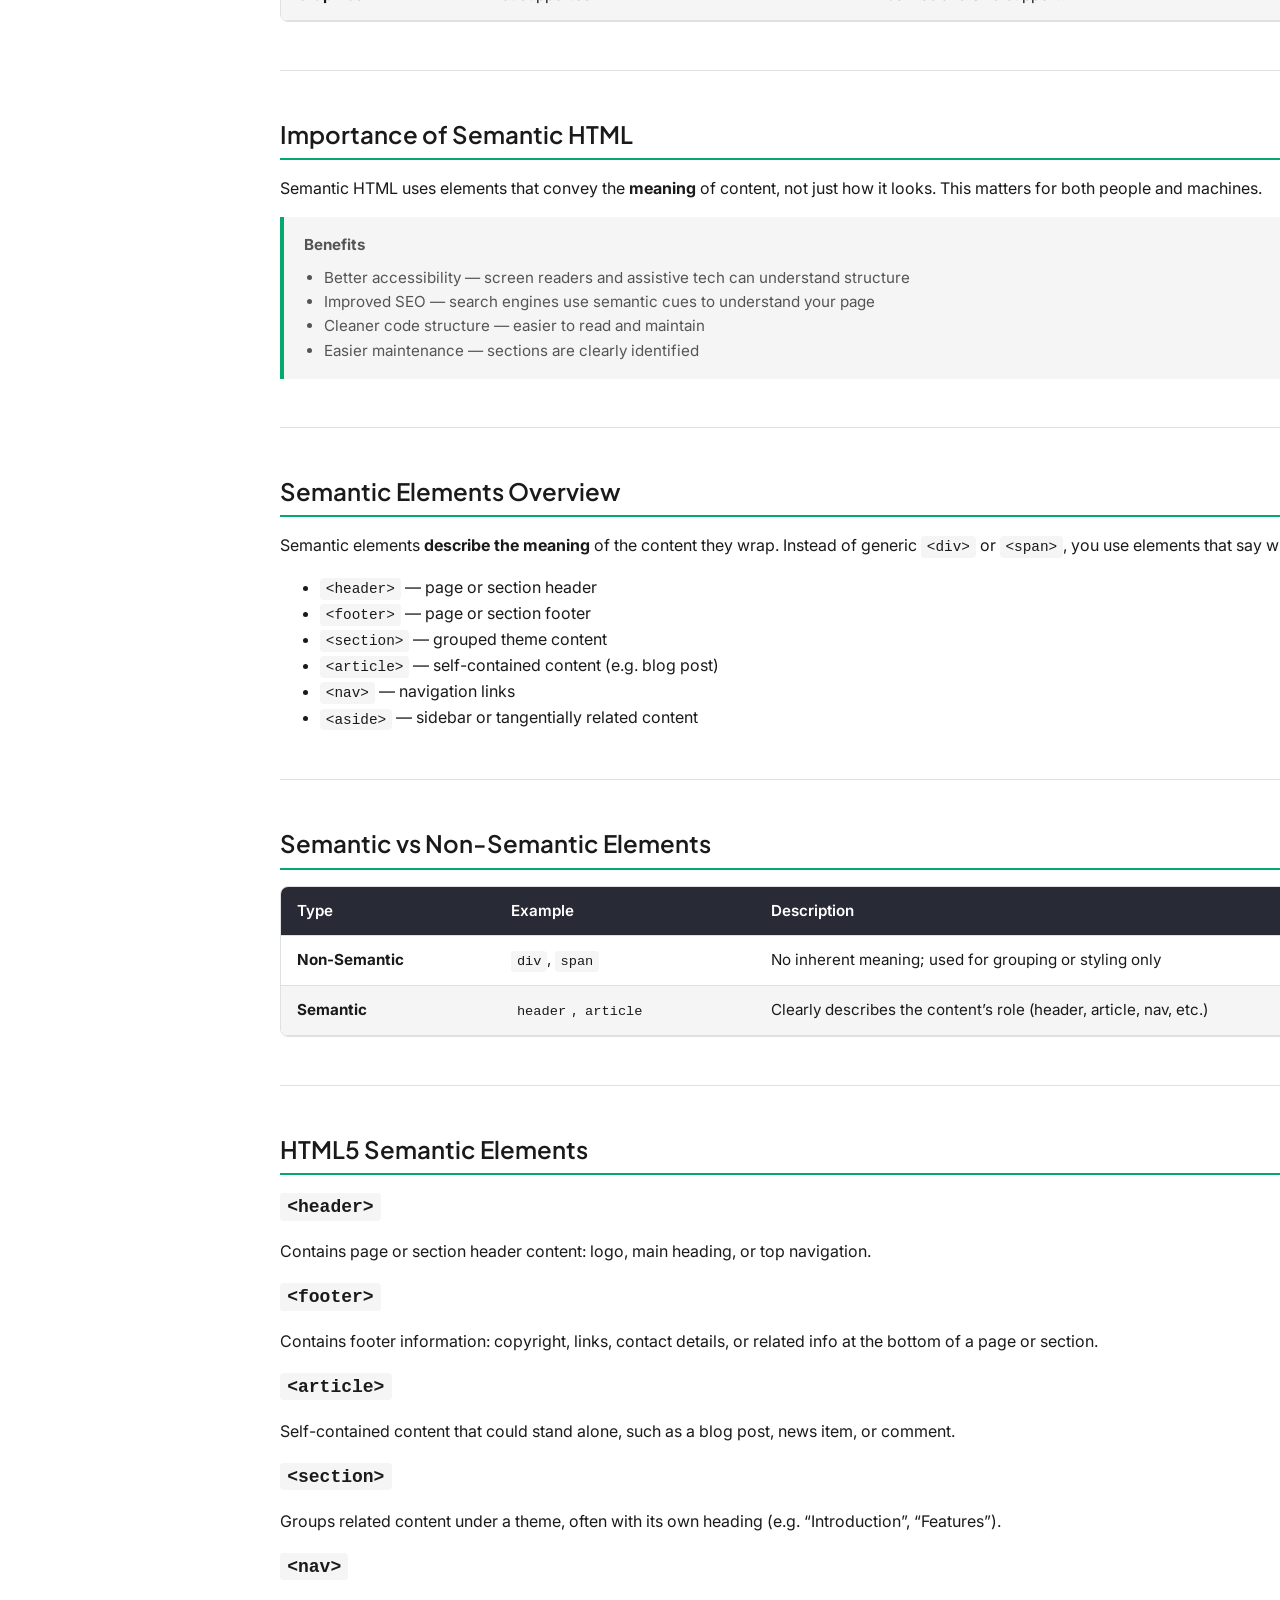
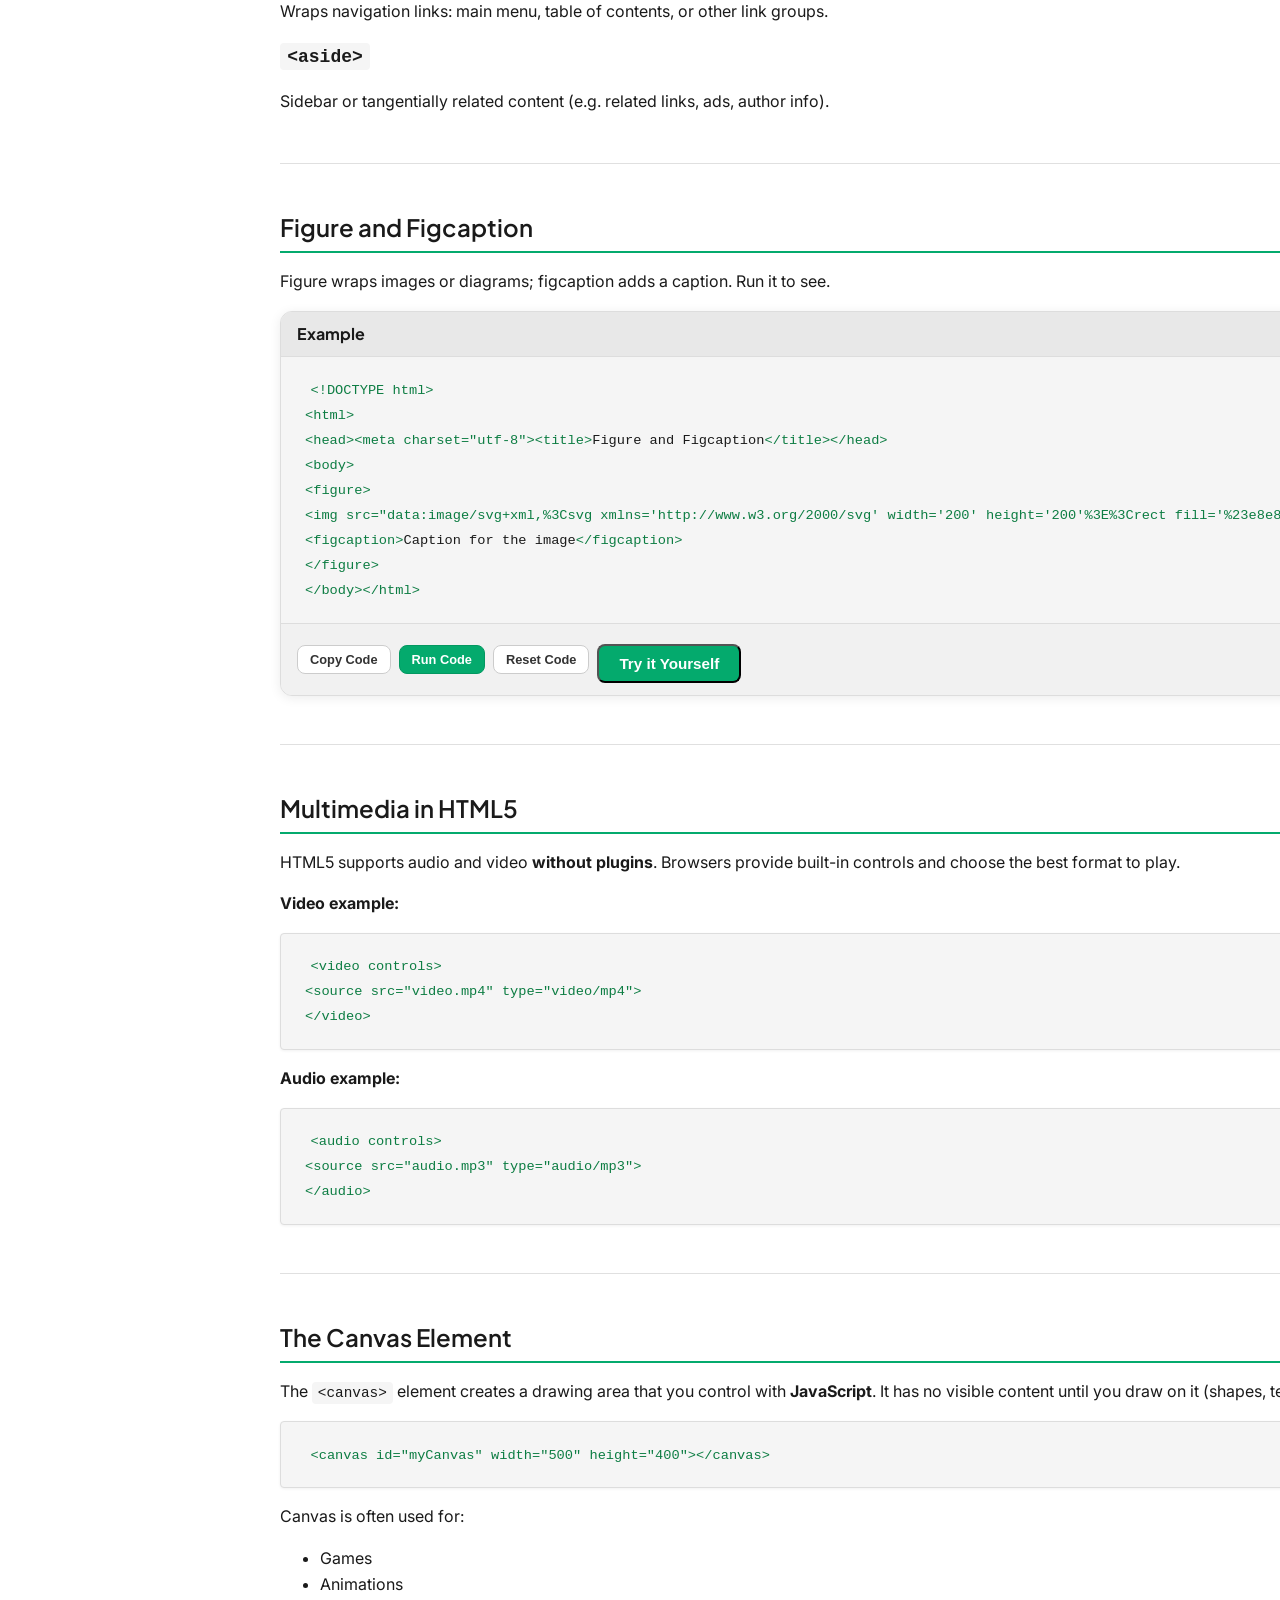
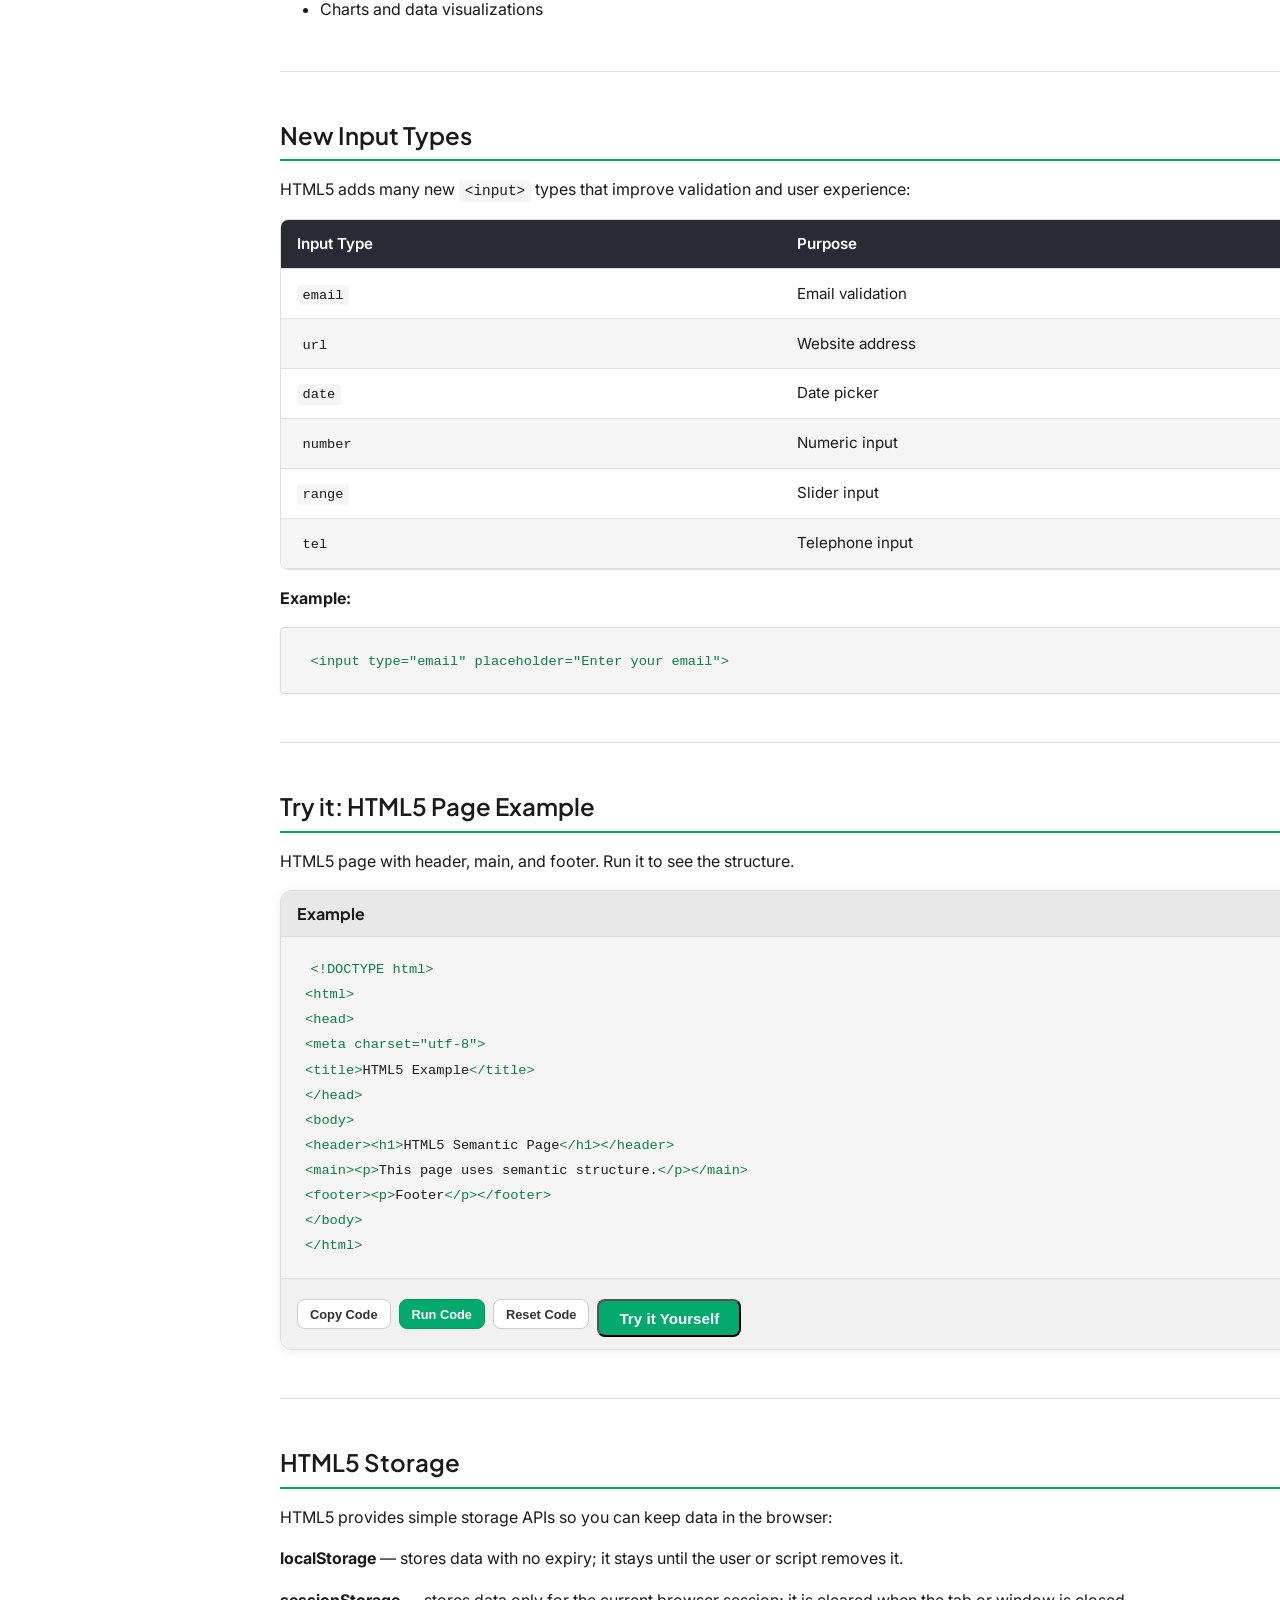
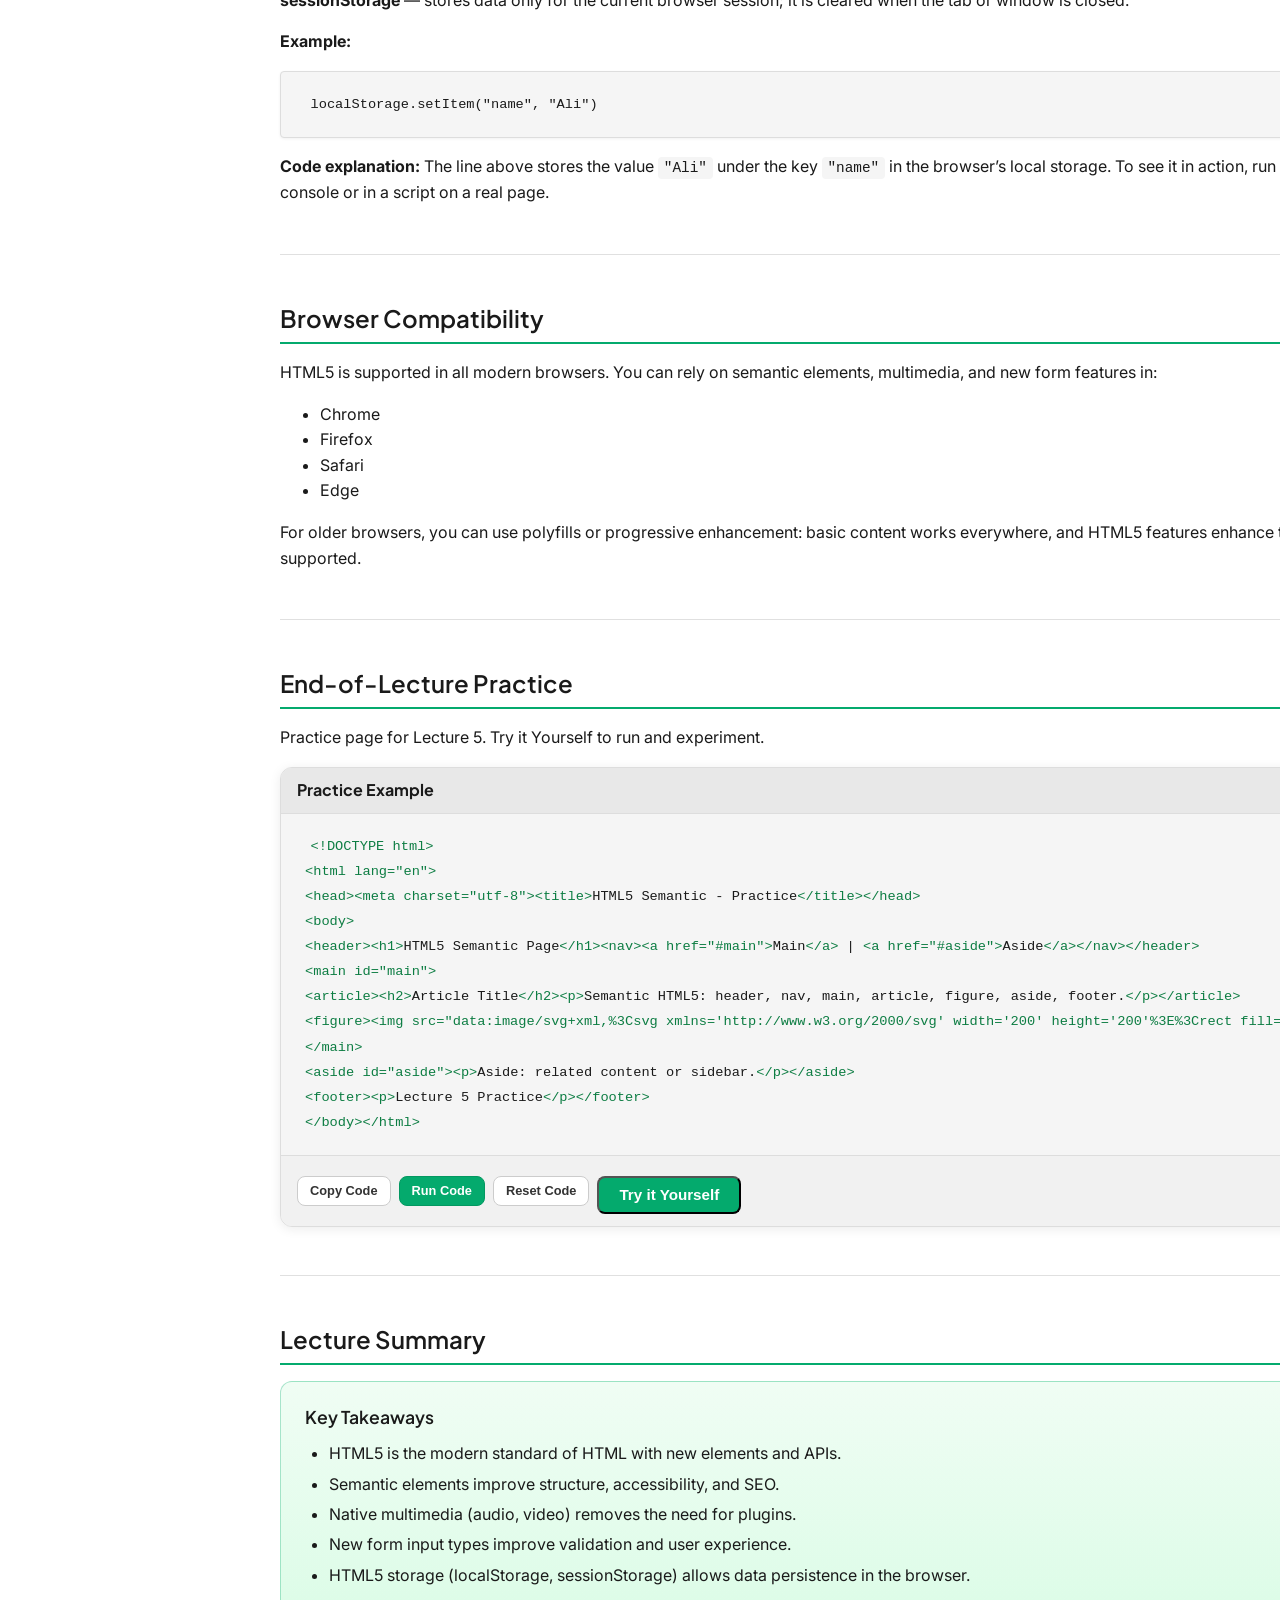
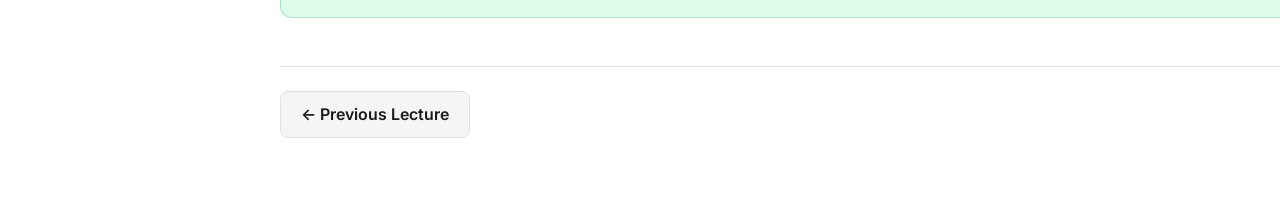
<file: web-technologies/lectures/lecture5.html>
<!DOCTYPE html>
<html lang="en">
<head>
  <meta charset="UTF-8">
  <meta name="viewport" content="width=device-width, initial-scale=1.0">
  <title>Lecture 5: HTML5 Introduction | Web Technologies</title>
  <link rel="preconnect" href="https://fonts.googleapis.com">
  <link rel="preconnect" href="https://fonts.gstatic.com" crossorigin>
  <link href="https://fonts.googleapis.com/css2?family=Inter:wght@400;500;600;700&family=Plus+Jakarta+Sans:wght@600;700&display=swap" rel="stylesheet">
  <link rel="stylesheet" href="../style.css">
</head>
<body>
  <header class="navbar">
    <a href="../index.html" class="navbar__brand">Web Technologies</a>
    <button class="navbar__toggle" type="button" aria-label="Toggle menu" aria-expanded="false" aria-controls="nav-links">&#9776;</button>
    <ul class="navbar__links" id="nav-links">
      <li><a href="../index.html">Home</a></li>
      <li><a href="../index.html#lectures">Lectures</a></li>
    </ul>
  </header>

  <div class="lecture-layout">
    <aside class="lecture-sidebar">
      <div class="lecture-sidebar__title">Lectures</div>
      <ul class="lecture-sidebar__list">
        <li><a href="lecture1.html">1. Introduction to Web Platforms</a></li>
        <li><a href="lecture2.html">2. Categories of Web Applications</a></li>
        <li><a href="lecture3.html">3. HTML Basics</a></li>
        <li><a href="lecture4.html">4. Tables, Div, Span and Layout</a></li>
        <li><a href="lecture5.html">5. HTML5 Introduction</a></li>
        <li><a href="lecture6.html">6. HTML Forms</a></li>
        <li><a href="lecture7.html">7. CSS Introduction</a></li>
        <li><a href="lecture8.html">8. CSS Selectors</a></li>
      </ul>
    </aside>
    <main class="lecture-main">
      <section id="intro" class="tutorial-section">
        <h1>HTML5 Introduction</h1>
        <span class="lecture-badge">Lecture 5 &bull; Reading time: 10 minutes</span>
        <p class="lecture-summary">
          HTML5 is the latest version of the HTML standard and is used for modern web development. It introduces new elements, native multimedia, better semantics, and improved APIs for building responsive, accessible web applications.
        </p>
      </section>

      <section id="what-is-html5" class="tutorial-section">
        <h2>What is HTML5?</h2>
        <p>
          <strong>HTML5</strong> is the latest version of HTML that introduces new elements, attributes, and behaviors for modern web applications. It focuses on:
        </p>
        <ul>
          <li><strong>Better semantics</strong> — elements that describe the meaning of content (e.g. <code>&lt;header&gt;</code>, <code>&lt;article&gt;</code>)</li>
          <li><strong>Multimedia support</strong> — native <code>&lt;audio&gt;</code> and <code>&lt;video&gt;</code> without plugins</li>
          <li><strong>Device independence</strong> — works across desktops, tablets, and mobile with responsive design</li>
        </ul>
        <p>Every HTML5 document starts with a simple DOCTYPE:</p>
        <pre class="pre-block"><code><span class="tag">&lt;!DOCTYPE html&gt;</span></code></pre>
      </section>

      <section id="key-features" class="tutorial-section">
        <h2>Key Features of HTML5</h2>
        <div class="tutorial-card-grid">
          <div class="tutorial-card">
            <h3 class="tutorial-card__title">Responsive Design</h3>
            <p class="tutorial-card__desc">HTML5 works with CSS media queries and flexible layouts so pages adapt to different screen sizes.</p>
          </div>
          <div class="tutorial-card">
            <h3 class="tutorial-card__title">Viewport Meta Tag</h3>
            <p class="tutorial-card__desc">The viewport meta tag lets you control how the page is scaled on mobile devices for better readability.</p>
          </div>
          <div class="tutorial-card">
            <h3 class="tutorial-card__title">Flexible Multimedia</h3>
            <p class="tutorial-card__desc">Native audio and video elements allow embedding media without Flash or other plugins.</p>
          </div>
          <div class="tutorial-card">
            <h3 class="tutorial-card__title">Cross-Platform Compatibility</h3>
            <p class="tutorial-card__desc">HTML5 is supported across modern browsers and devices, enabling a single codebase for multiple platforms.</p>
          </div>
          <div class="tutorial-card">
            <h3 class="tutorial-card__title">New Form Input Types</h3>
            <p class="tutorial-card__desc">Input types like email, date, number, and range provide built-in validation and better UX.</p>
          </div>
          <div class="tutorial-card">
            <h3 class="tutorial-card__title">Offline Support</h3>
            <p class="tutorial-card__desc">APIs like localStorage and service workers allow apps to work offline or cache data locally.</p>
          </div>
        </div>
      </section>

      <section id="html5-vs-previous" class="tutorial-section">
        <h2>HTML5 vs Previous Versions</h2>
        <div class="table-wrapper">
          <table class="tutorial-table">
            <thead>
              <tr>
                <th>Feature</th>
                <th>HTML4</th>
                <th>HTML5</th>
              </tr>
            </thead>
            <tbody>
              <tr>
                <td><strong>Structure</strong></td>
                <td>Mostly div and span</td>
                <td>Semantic elements (header, main, footer, etc.)</td>
              </tr>
              <tr>
                <td><strong>Multimedia</strong></td>
                <td>Required plugins (e.g. Flash)</td>
                <td>Native support (audio, video)</td>
              </tr>
              <tr>
                <td><strong>Forms</strong></td>
                <td>Limited input types</td>
                <td>Many new input types (email, date, range, etc.)</td>
              </tr>
              <tr>
                <td><strong>Graphics</strong></td>
                <td>Not supported</td>
                <td>Canvas and SVG support</td>
              </tr>
            </tbody>
          </table>
        </div>
      </section>

      <section id="semantic-importance" class="tutorial-section">
        <h2>Importance of Semantic HTML</h2>
        <p>Semantic HTML uses elements that convey the <strong>meaning</strong> of content, not just how it looks. This matters for both people and machines.</p>
        <div class="info-box">
          <strong>Benefits</strong>
          <ul style="margin:0.5rem 0 0 1.25rem; padding:0;">
            <li>Better accessibility — screen readers and assistive tech can understand structure</li>
            <li>Improved SEO — search engines use semantic cues to understand your page</li>
            <li>Cleaner code structure — easier to read and maintain</li>
            <li>Easier maintenance — sections are clearly identified</li>
          </ul>
        </div>
      </section>

      <section id="semantic-overview" class="tutorial-section">
        <h2>Semantic Elements Overview</h2>
        <p>Semantic elements <strong>describe the meaning</strong> of the content they wrap. Instead of generic <code>&lt;div&gt;</code> or <code>&lt;span&gt;</code>, you use elements that say what the content is:</p>
        <ul>
          <li><code>&lt;header&gt;</code> — page or section header</li>
          <li><code>&lt;footer&gt;</code> — page or section footer</li>
          <li><code>&lt;section&gt;</code> — grouped theme content</li>
          <li><code>&lt;article&gt;</code> — self-contained content (e.g. blog post)</li>
          <li><code>&lt;nav&gt;</code> — navigation links</li>
          <li><code>&lt;aside&gt;</code> — sidebar or tangentially related content</li>
        </ul>
      </section>

      <section id="semantic-vs-nonsemantic" class="tutorial-section">
        <h2>Semantic vs Non-Semantic Elements</h2>
        <div class="table-wrapper">
          <table class="tutorial-table">
            <thead>
              <tr>
                <th>Type</th>
                <th>Example</th>
                <th>Description</th>
              </tr>
            </thead>
            <tbody>
              <tr>
                <td><strong>Non-Semantic</strong></td>
                <td><code>div</code>, <code>span</code></td>
                <td>No inherent meaning; used for grouping or styling only</td>
              </tr>
              <tr>
                <td><strong>Semantic</strong></td>
                <td><code>header</code>, <code>article</code></td>
                <td>Clearly describes the content’s role (header, article, nav, etc.)</td>
              </tr>
            </tbody>
          </table>
        </div>
      </section>

      <section id="semantic-elements-detail" class="tutorial-section">
        <h2>HTML5 Semantic Elements</h2>

        <h3><code>&lt;header&gt;</code></h3>
        <p>Contains page or section header content: logo, main heading, or top navigation.</p>

        <h3><code>&lt;footer&gt;</code></h3>
        <p>Contains footer information: copyright, links, contact details, or related info at the bottom of a page or section.</p>

        <h3><code>&lt;article&gt;</code></h3>
        <p>Self-contained content that could stand alone, such as a blog post, news item, or comment.</p>

        <h3><code>&lt;section&gt;</code></h3>
        <p>Groups related content under a theme, often with its own heading (e.g. “Introduction”, “Features”).</p>

        <h3><code>&lt;nav&gt;</code></h3>
        <p>Wraps navigation links: main menu, table of contents, or other link groups.</p>

        <h3><code>&lt;aside&gt;</code></h3>
        <p>Sidebar or tangentially related content (e.g. related links, ads, author info).</p>
      </section>

      <section id="figure-figcaption" class="tutorial-section code-section">
        <h2>Figure and Figcaption</h2>
        <p>Figure wraps images or diagrams; figcaption adds a caption. Run it to see.</p>
        <div class="code-block-wrap" data-initial-code="[base64]">
          <div class="code-block-header">Example</div>
          <pre class="pre-block"><code><span class="tag">&lt;!DOCTYPE html&gt;</span>
<span class="tag">&lt;html&gt;</span>
<span class="tag">&lt;head&gt;</span><span class="tag">&lt;meta charset="utf-8"&gt;</span><span class="tag">&lt;title&gt;</span>Figure and Figcaption<span class="tag">&lt;/title&gt;</span><span class="tag">&lt;/head&gt;</span>
<span class="tag">&lt;body&gt;</span>
<span class="tag">&lt;figure&gt;</span>
<span class="tag">&lt;img src="data:image/svg+xml,%3Csvg xmlns='http://www.w3.org/2000/svg' width='200' height='200'%3E%3Crect fill='%23e8e8e8' width='200' height='200'/%3E%3Ctext fill='%23999' font-size='14' x='100' y='105' text-anchor='middle'%3ESample%3C/text%3E%3C/svg%3E" alt="Sample image"&gt;</span>
<span class="tag">&lt;figcaption&gt;</span>Caption for the image<span class="tag">&lt;/figcaption&gt;</span>
<span class="tag">&lt;/figure&gt;</span>
<span class="tag">&lt;/body&gt;</span><span class="tag">&lt;/html&gt;</span></code></pre>
          <div class="code-block-actions">
            <button type="button" class="btn-code copy-code-btn">Copy Code</button>
            <button type="button" class="btn-code run-code-btn">Run Code</button>
            <button type="button" class="btn-code reset-code-btn">Reset Code</button>
            <button type="button" class="btn try-example-btn">Try it Yourself</button>
          </div>
        </div>
      </section>

      <section id="multimedia" class="tutorial-section">
        <h2>Multimedia in HTML5</h2>
        <p>HTML5 supports audio and video <strong>without plugins</strong>. Browsers provide built-in controls and choose the best format to play.</p>
        <p><strong>Video example:</strong></p>
        <pre class="pre-block"><code><span class="tag">&lt;video controls&gt;</span>
<span class="tag">&lt;source src="video.mp4" type="video/mp4"&gt;</span>
<span class="tag">&lt;/video&gt;</span></code></pre>
        <p><strong>Audio example:</strong></p>
        <pre class="pre-block"><code><span class="tag">&lt;audio controls&gt;</span>
<span class="tag">&lt;source src="audio.mp3" type="audio/mp3"&gt;</span>
<span class="tag">&lt;/audio&gt;</span></code></pre>
      </section>

      <section id="canvas" class="tutorial-section">
        <h2>The Canvas Element</h2>
        <p>The <code>&lt;canvas&gt;</code> element creates a drawing area that you control with <strong>JavaScript</strong>. It has no visible content until you draw on it (shapes, text, images).</p>
        <pre class="pre-block"><code><span class="tag">&lt;canvas id="myCanvas" width="500" height="400"&gt;</span><span class="tag">&lt;/canvas&gt;</span></code></pre>
        <p>Canvas is often used for:</p>
        <ul>
          <li>Games</li>
          <li>Animations</li>
          <li>Charts and data visualizations</li>
        </ul>
      </section>

      <section id="new-input-types" class="tutorial-section">
        <h2>New Input Types</h2>
        <p>HTML5 adds many new <code>&lt;input&gt;</code> types that improve validation and user experience:</p>
        <div class="table-wrapper">
          <table class="tutorial-table">
            <thead>
              <tr>
                <th>Input Type</th>
                <th>Purpose</th>
              </tr>
            </thead>
            <tbody>
              <tr><td><code>email</code></td><td>Email validation</td></tr>
              <tr><td><code>url</code></td><td>Website address</td></tr>
              <tr><td><code>date</code></td><td>Date picker</td></tr>
              <tr><td><code>number</code></td><td>Numeric input</td></tr>
              <tr><td><code>range</code></td><td>Slider input</td></tr>
              <tr><td><code>tel</code></td><td>Telephone input</td></tr>
            </tbody>
          </table>
        </div>
        <p><strong>Example:</strong></p>
        <pre class="pre-block"><code><span class="tag">&lt;input type="email" placeholder="Enter your email"&gt;</span></code></pre>
      </section>

      <section id="try-html5-page" class="tutorial-section code-section">
        <h2>Try it: HTML5 Page Example</h2>
        <p>HTML5 page with header, main, and footer. Run it to see the structure.</p>
        <div class="code-block-wrap" data-initial-code="[base64]">
          <div class="code-block-header">Example</div>
          <pre class="pre-block"><code><span class="tag">&lt;!DOCTYPE html&gt;</span>
<span class="tag">&lt;html&gt;</span>
<span class="tag">&lt;head&gt;</span>
<span class="tag">&lt;meta charset="utf-8"&gt;</span>
<span class="tag">&lt;title&gt;</span>HTML5 Example<span class="tag">&lt;/title&gt;</span>
<span class="tag">&lt;/head&gt;</span>
<span class="tag">&lt;body&gt;</span>
<span class="tag">&lt;header&gt;</span><span class="tag">&lt;h1&gt;</span>HTML5 Semantic Page<span class="tag">&lt;/h1&gt;</span><span class="tag">&lt;/header&gt;</span>
<span class="tag">&lt;main&gt;</span><span class="tag">&lt;p&gt;</span>This page uses semantic structure.<span class="tag">&lt;/p&gt;</span><span class="tag">&lt;/main&gt;</span>
<span class="tag">&lt;footer&gt;</span><span class="tag">&lt;p&gt;</span>Footer<span class="tag">&lt;/p&gt;</span><span class="tag">&lt;/footer&gt;</span>
<span class="tag">&lt;/body&gt;</span>
<span class="tag">&lt;/html&gt;</span></code></pre>
          <div class="code-block-actions">
            <button type="button" class="btn-code copy-code-btn">Copy Code</button>
            <button type="button" class="btn-code run-code-btn">Run Code</button>
            <button type="button" class="btn-code reset-code-btn">Reset Code</button>
            <button type="button" class="btn try-example-btn">Try it Yourself</button>
          </div>
        </div>
      </section>

      <section id="html5-storage" class="tutorial-section">
        <h2>HTML5 Storage</h2>
        <p>HTML5 provides simple storage APIs so you can keep data in the browser:</p>
        <p><strong>localStorage</strong> — stores data with no expiry; it stays until the user or script removes it.</p>
        <p><strong>sessionStorage</strong> — stores data only for the current browser session; it is cleared when the tab or window is closed.</p>
        <p><strong>Example:</strong></p>
        <pre class="pre-block"><code>localStorage.setItem("name", "Ali")</code></pre>
        <p><strong>Code explanation:</strong> The line above stores the value <code>"Ali"</code> under the key <code>"name"</code> in the browser’s local storage. To see it in action, run this inside the browser console or in a script on a real page.</p>
      </section>

      <section id="browser-compatibility" class="tutorial-section">
        <h2>Browser Compatibility</h2>
        <p>HTML5 is supported in all modern browsers. You can rely on semantic elements, multimedia, and new form features in:</p>
        <ul>
          <li>Chrome</li>
          <li>Firefox</li>
          <li>Safari</li>
          <li>Edge</li>
        </ul>
        <p>For older browsers, you can use polyfills or progressive enhancement: basic content works everywhere, and HTML5 features enhance the experience where supported.</p>
      </section>

      <section id="practice" class="tutorial-section code-section">
        <h2>End-of-Lecture Practice</h2>
        <p>Practice page for Lecture 5. Try it Yourself to run and experiment.</p>
        <div class="code-block-wrap" data-initial-code="[base64]">
          <div class="code-block-header">Practice Example</div>
          <pre class="pre-block"><code><span class="tag">&lt;!DOCTYPE html&gt;</span>
<span class="tag">&lt;html lang="en"&gt;</span>
<span class="tag">&lt;head&gt;</span><span class="tag">&lt;meta charset="utf-8"&gt;</span><span class="tag">&lt;title&gt;</span>HTML5 Semantic - Practice<span class="tag">&lt;/title&gt;</span><span class="tag">&lt;/head&gt;</span>
<span class="tag">&lt;body&gt;</span>
<span class="tag">&lt;header&gt;</span><span class="tag">&lt;h1&gt;</span>HTML5 Semantic Page<span class="tag">&lt;/h1&gt;</span><span class="tag">&lt;nav&gt;</span><span class="tag">&lt;a href="#main"&gt;</span>Main<span class="tag">&lt;/a&gt;</span> | <span class="tag">&lt;a href="#aside"&gt;</span>Aside<span class="tag">&lt;/a&gt;</span><span class="tag">&lt;/nav&gt;</span><span class="tag">&lt;/header&gt;</span>
<span class="tag">&lt;main id="main"&gt;</span>
<span class="tag">&lt;article&gt;</span><span class="tag">&lt;h2&gt;</span>Article Title<span class="tag">&lt;/h2&gt;</span><span class="tag">&lt;p&gt;</span>Semantic HTML5: header, nav, main, article, figure, aside, footer.<span class="tag">&lt;/p&gt;</span><span class="tag">&lt;/article&gt;</span>
<span class="tag">&lt;figure&gt;</span><span class="tag">&lt;img src="data:image/svg+xml,%3Csvg xmlns='http://www.w3.org/2000/svg' width='200' height='200'%3E%3Crect fill='%23e8e8e8' width='200' height='200'/%3E%3Ctext fill='%23999' font-size='14' x='100' y='105' text-anchor='middle'%3ESample%3C/text%3E%3C/svg%3E" alt="Example"&gt;</span><span class="tag">&lt;figcaption&gt;</span>Figure with caption<span class="tag">&lt;/figcaption&gt;</span><span class="tag">&lt;/figure&gt;</span>
<span class="tag">&lt;/main&gt;</span>
<span class="tag">&lt;aside id="aside"&gt;</span><span class="tag">&lt;p&gt;</span>Aside: related content or sidebar.<span class="tag">&lt;/p&gt;</span><span class="tag">&lt;/aside&gt;</span>
<span class="tag">&lt;footer&gt;</span><span class="tag">&lt;p&gt;</span>Lecture 5 Practice<span class="tag">&lt;/p&gt;</span><span class="tag">&lt;/footer&gt;</span>
<span class="tag">&lt;/body&gt;</span><span class="tag">&lt;/html&gt;</span></code></pre>
          <div class="code-block-actions">
            <button type="button" class="btn-code copy-code-btn">Copy Code</button>
            <button type="button" class="btn-code run-code-btn">Run Code</button>
            <button type="button" class="btn-code reset-code-btn">Reset Code</button>
            <button type="button" class="btn try-example-btn">Try it Yourself</button>
          </div>
        </div>
      </section>

      <section id="summary" class="tutorial-section">
        <h2>Lecture Summary</h2>
        <div class="summary-box">
          <h3>Key Takeaways</h3>
          <ul>
            <li>HTML5 is the modern standard of HTML with new elements and APIs.</li>
            <li>Semantic elements improve structure, accessibility, and SEO.</li>
            <li>Native multimedia (audio, video) removes the need for plugins.</li>
            <li>New form input types improve validation and user experience.</li>
            <li>HTML5 storage (localStorage, sessionStorage) allows data persistence in the browser.</li>
          </ul>
        </div>
      </section>

      <nav class="lecture-nav-buttons">
        <a href="lecture4.html" class="btn btn--secondary">&#8592; Previous Lecture</a>
        <a href="lecture6.html" class="btn">Next Lecture &#8594;</a>
      </nav>
    </main>
  </div>
  <script src="../script.js"></script>
</body>
</html>
</file>
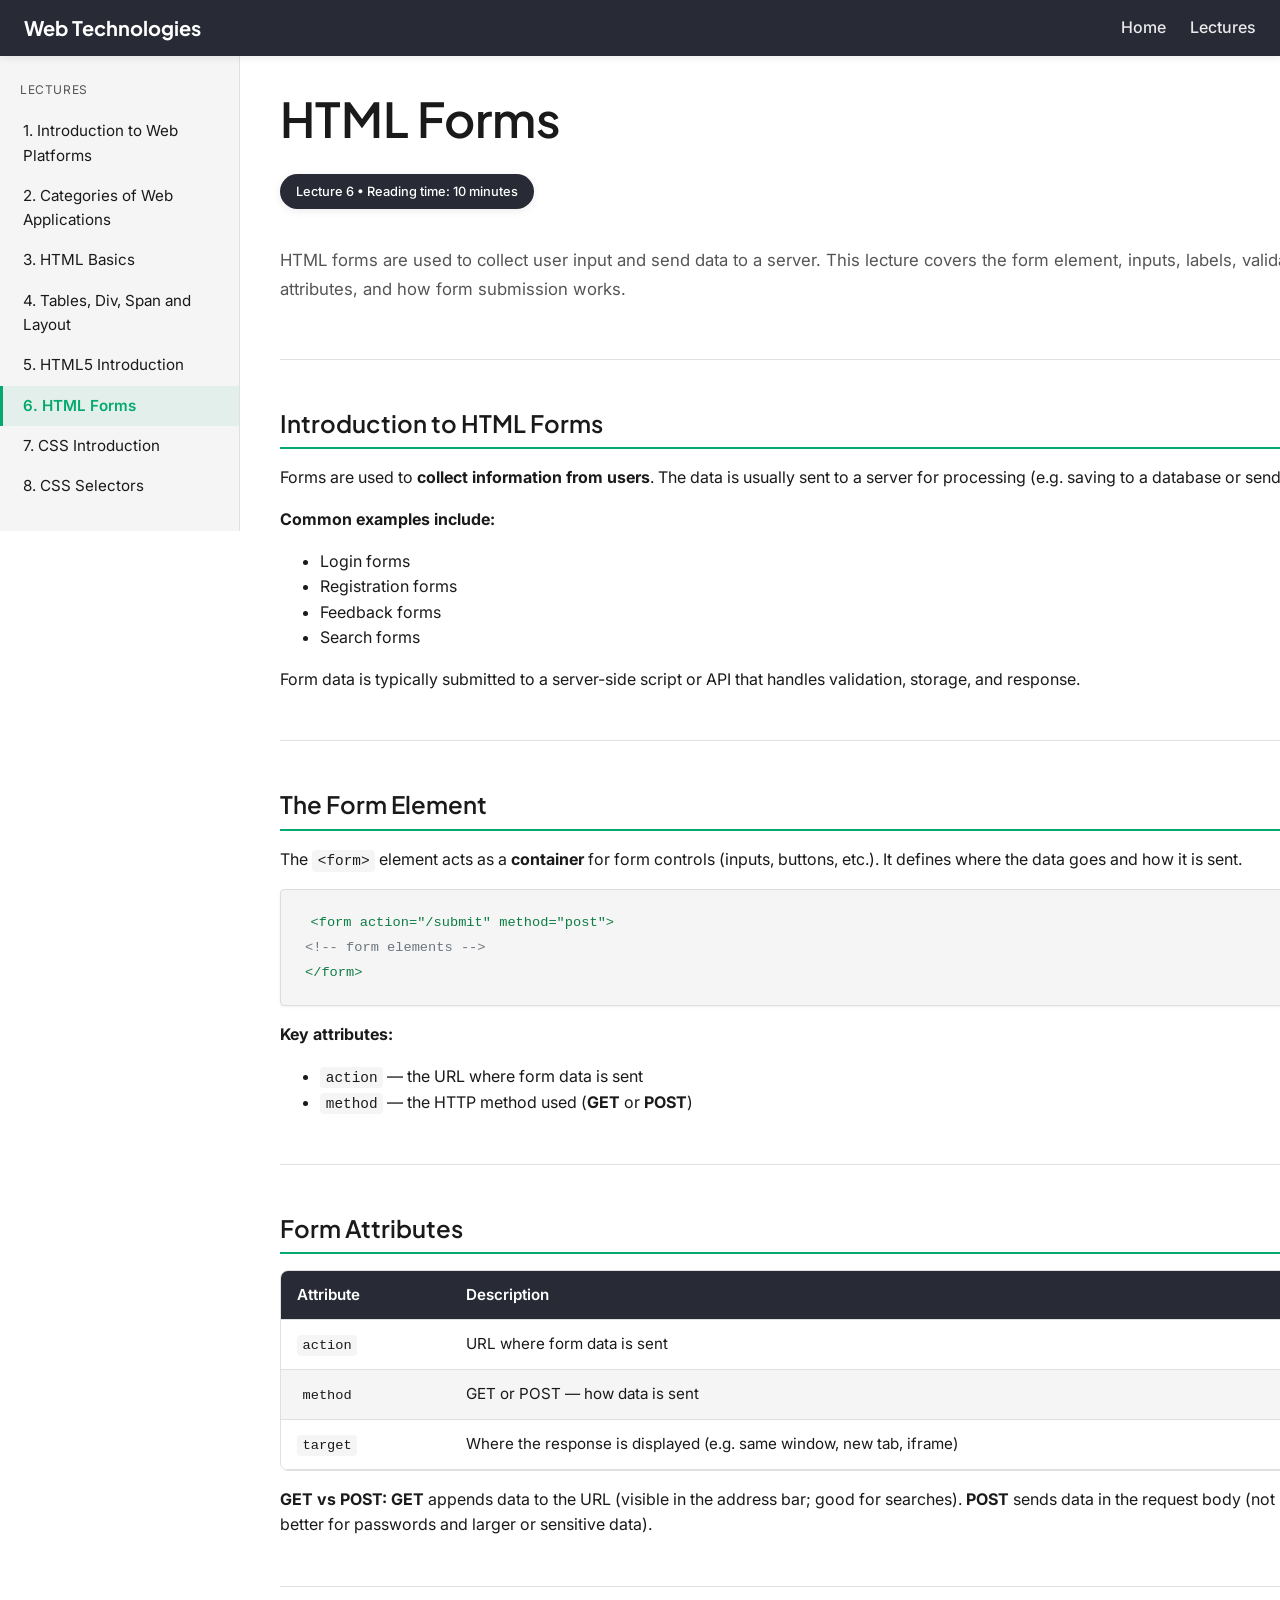
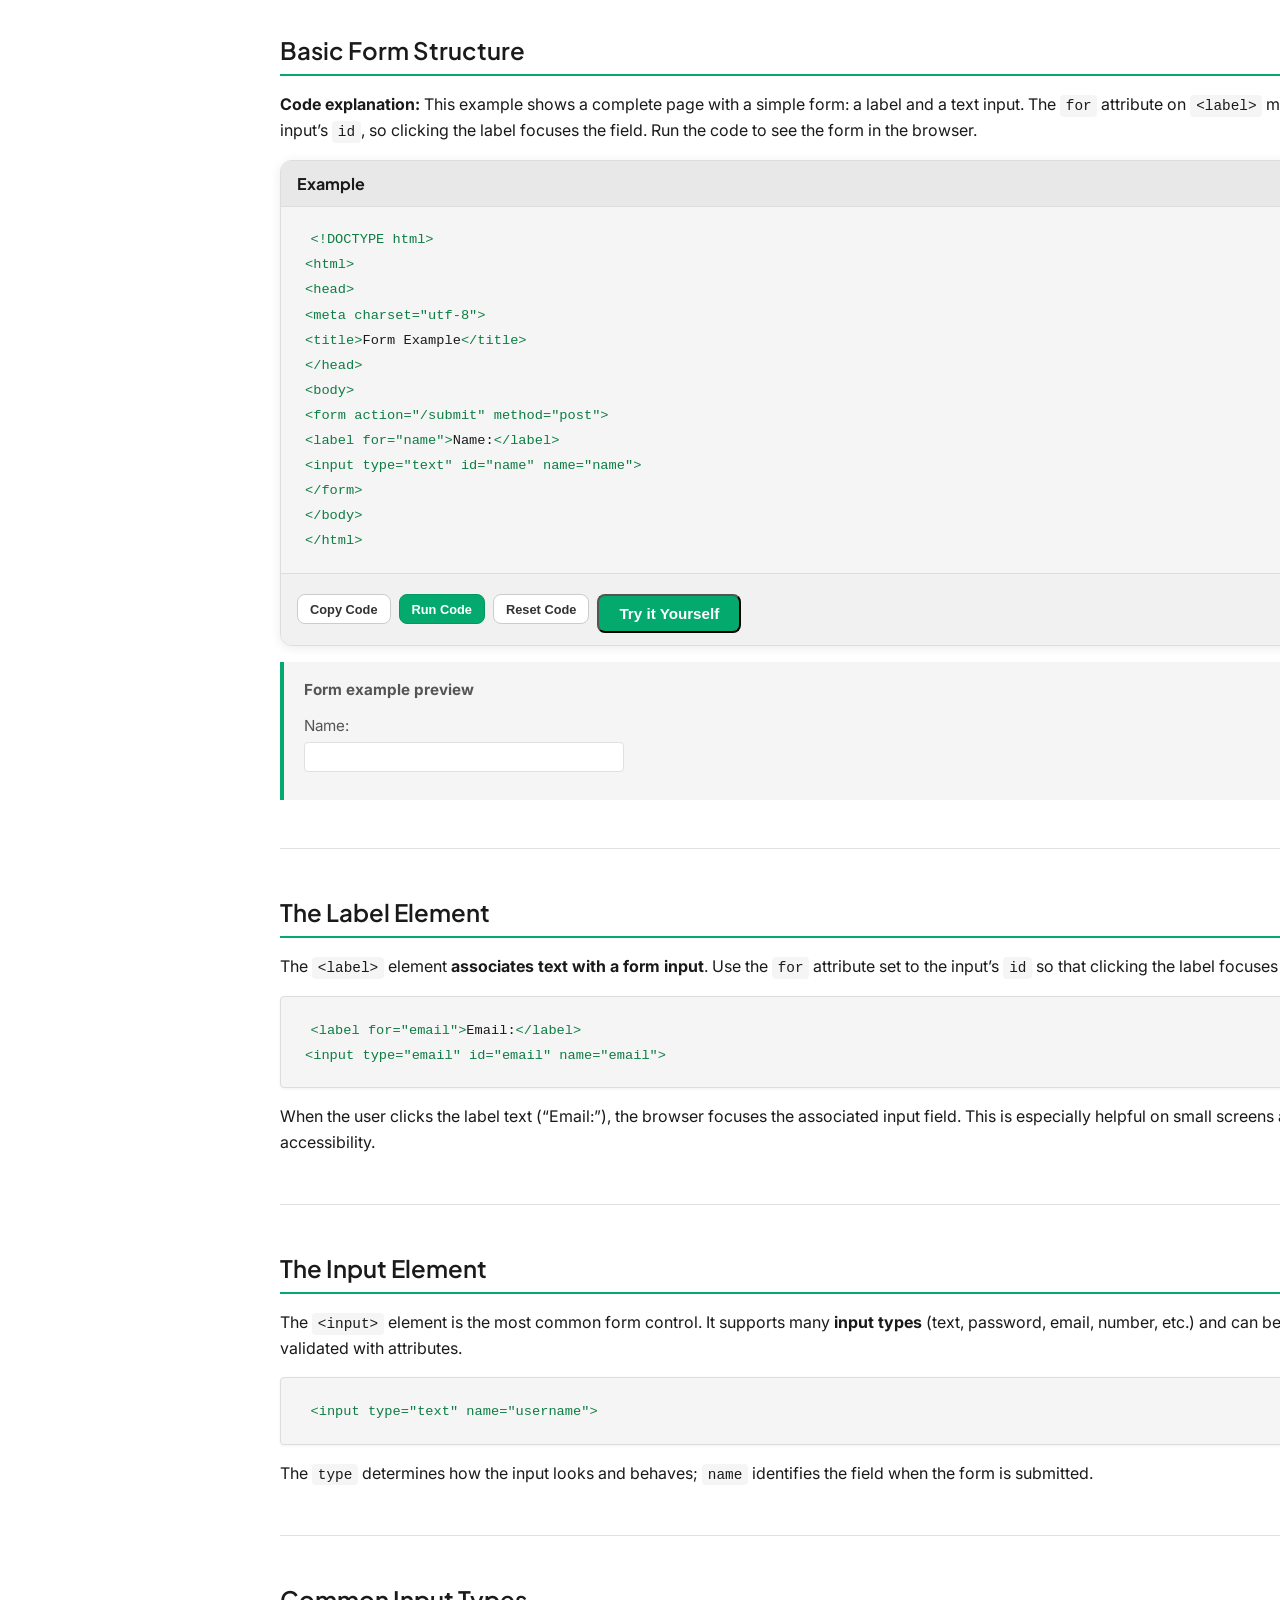
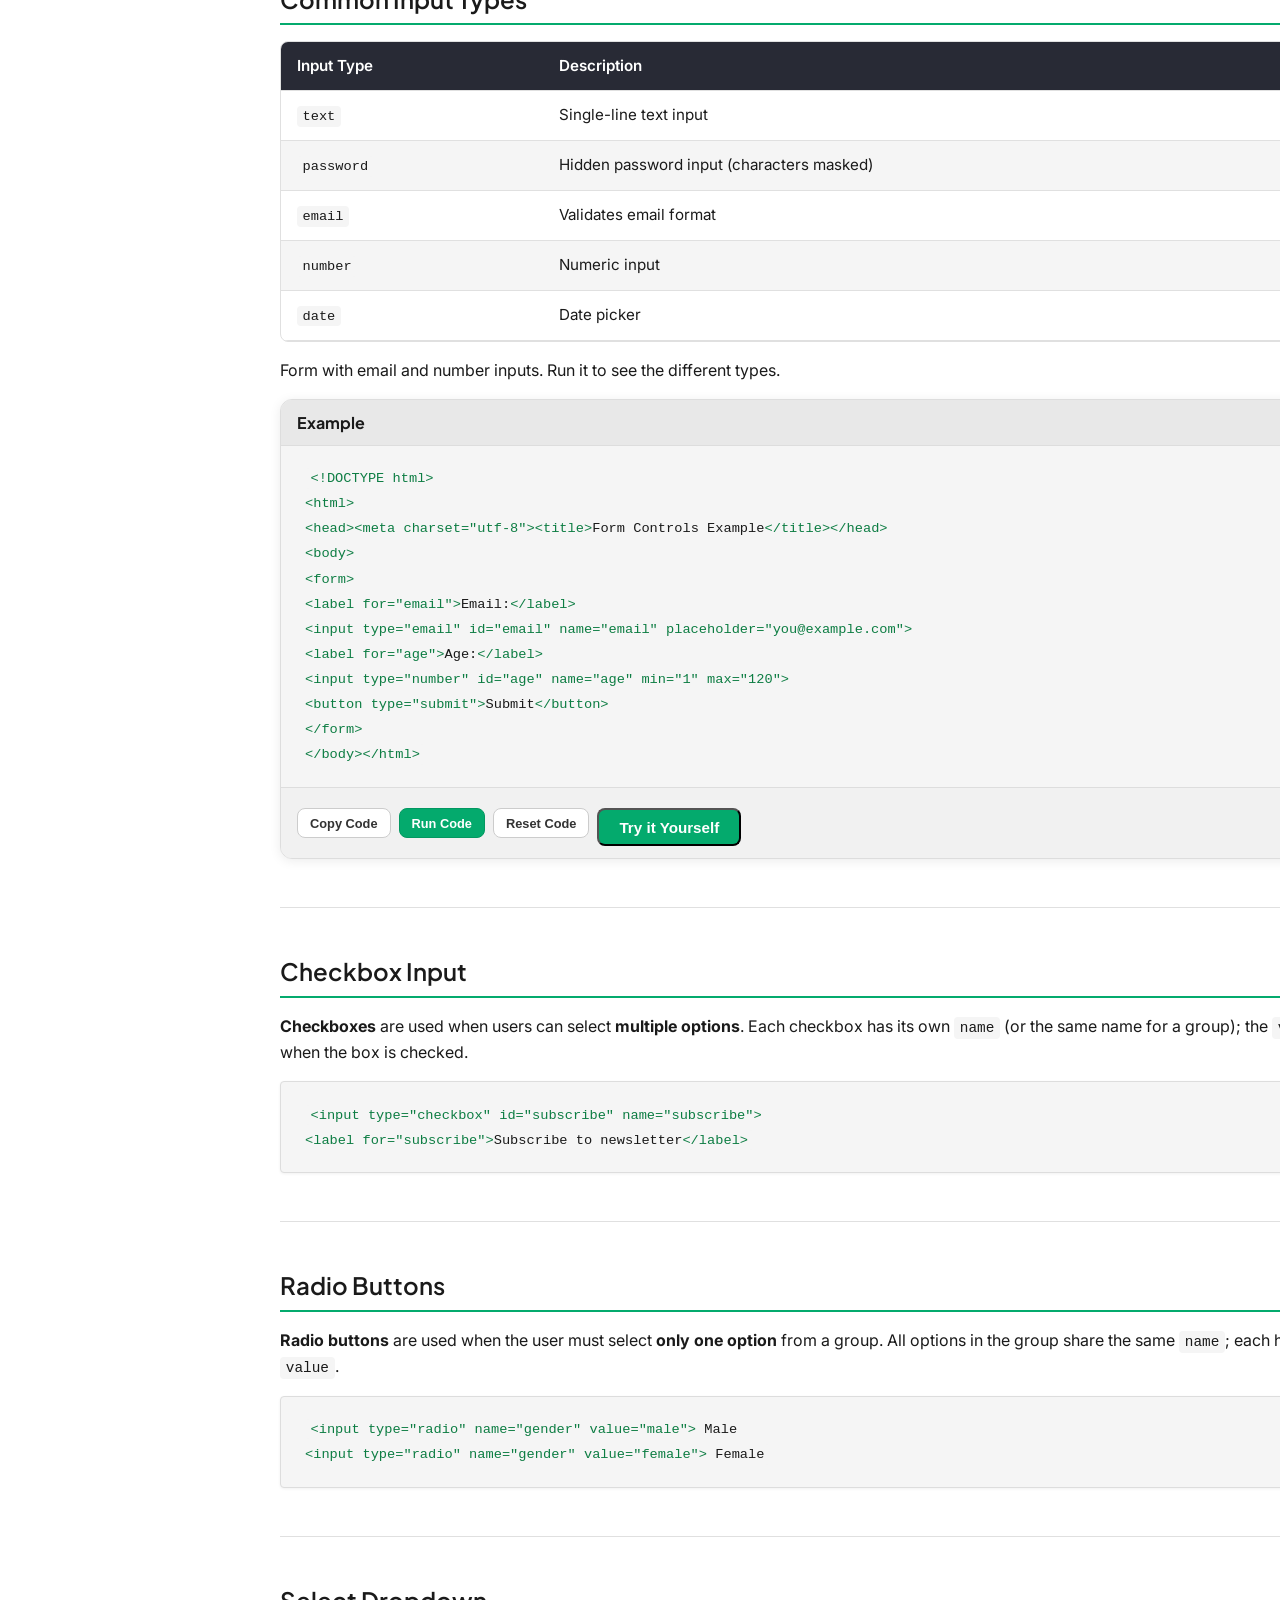
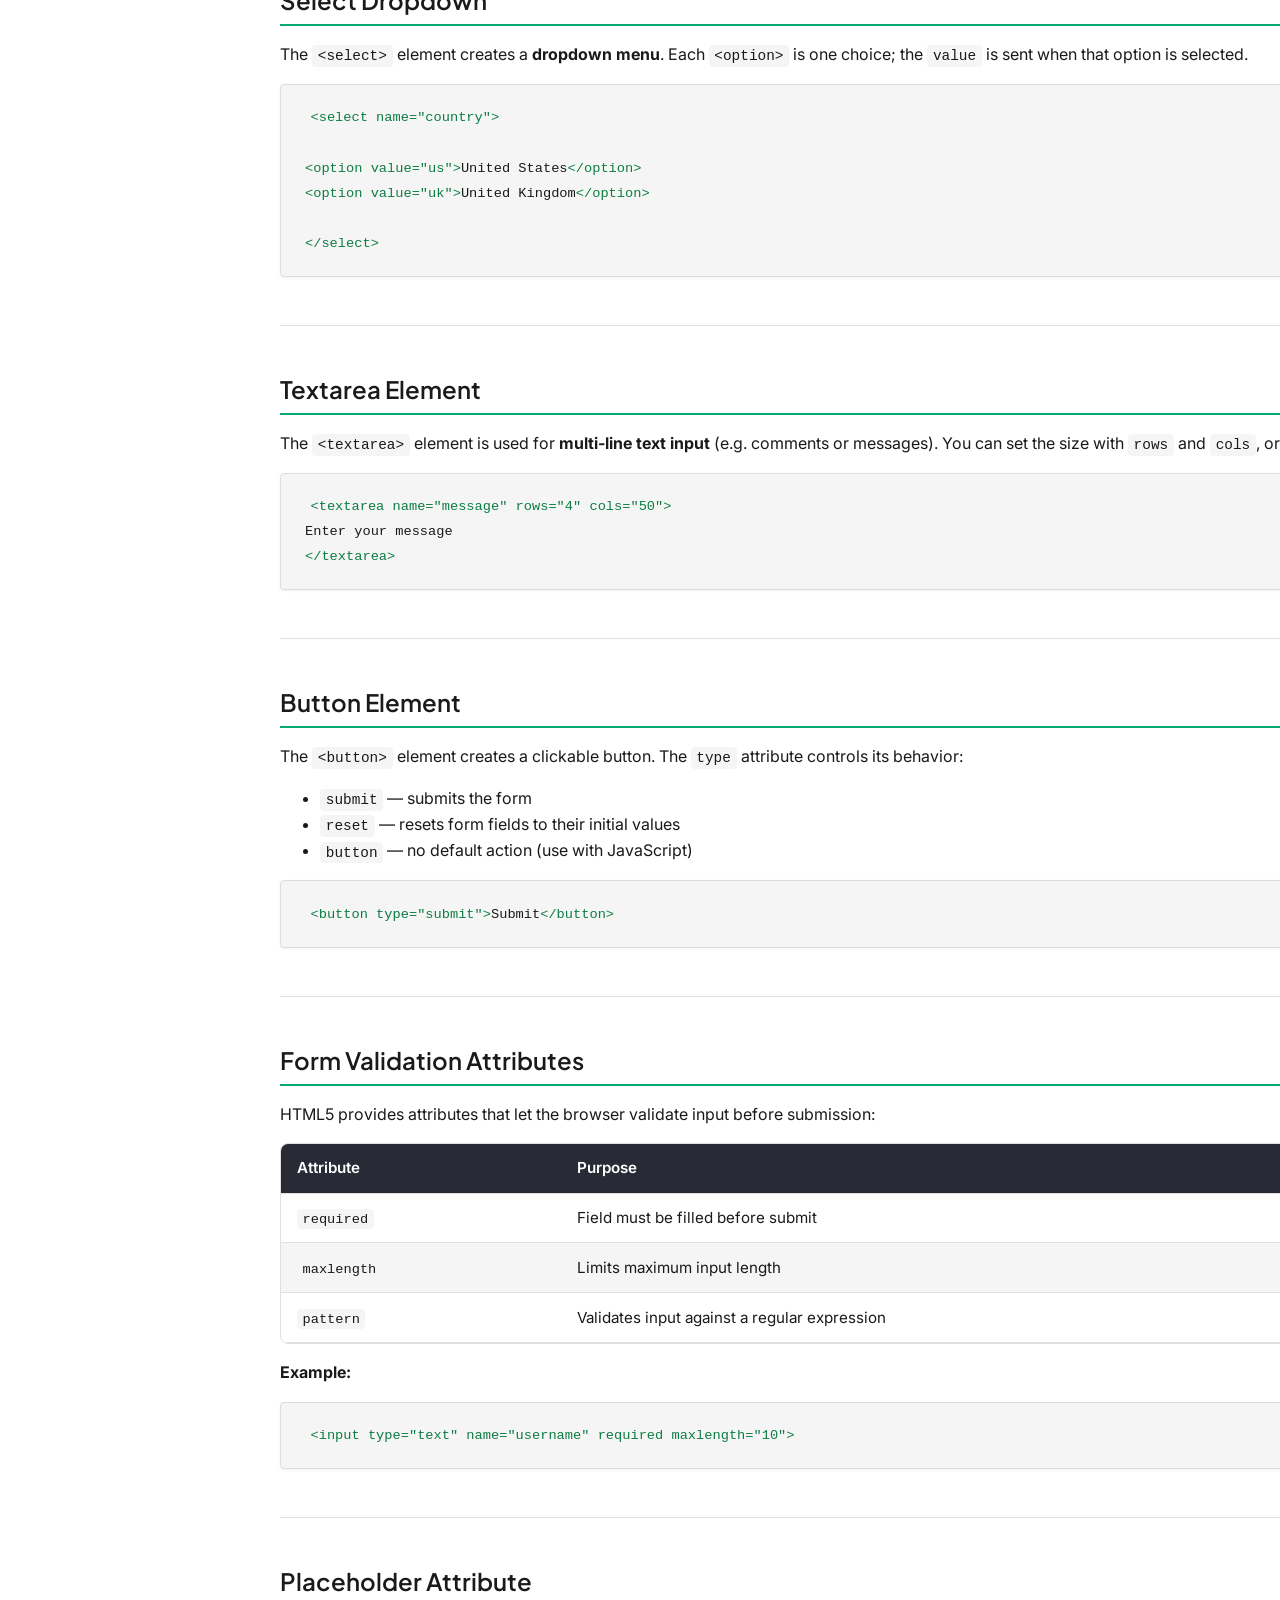
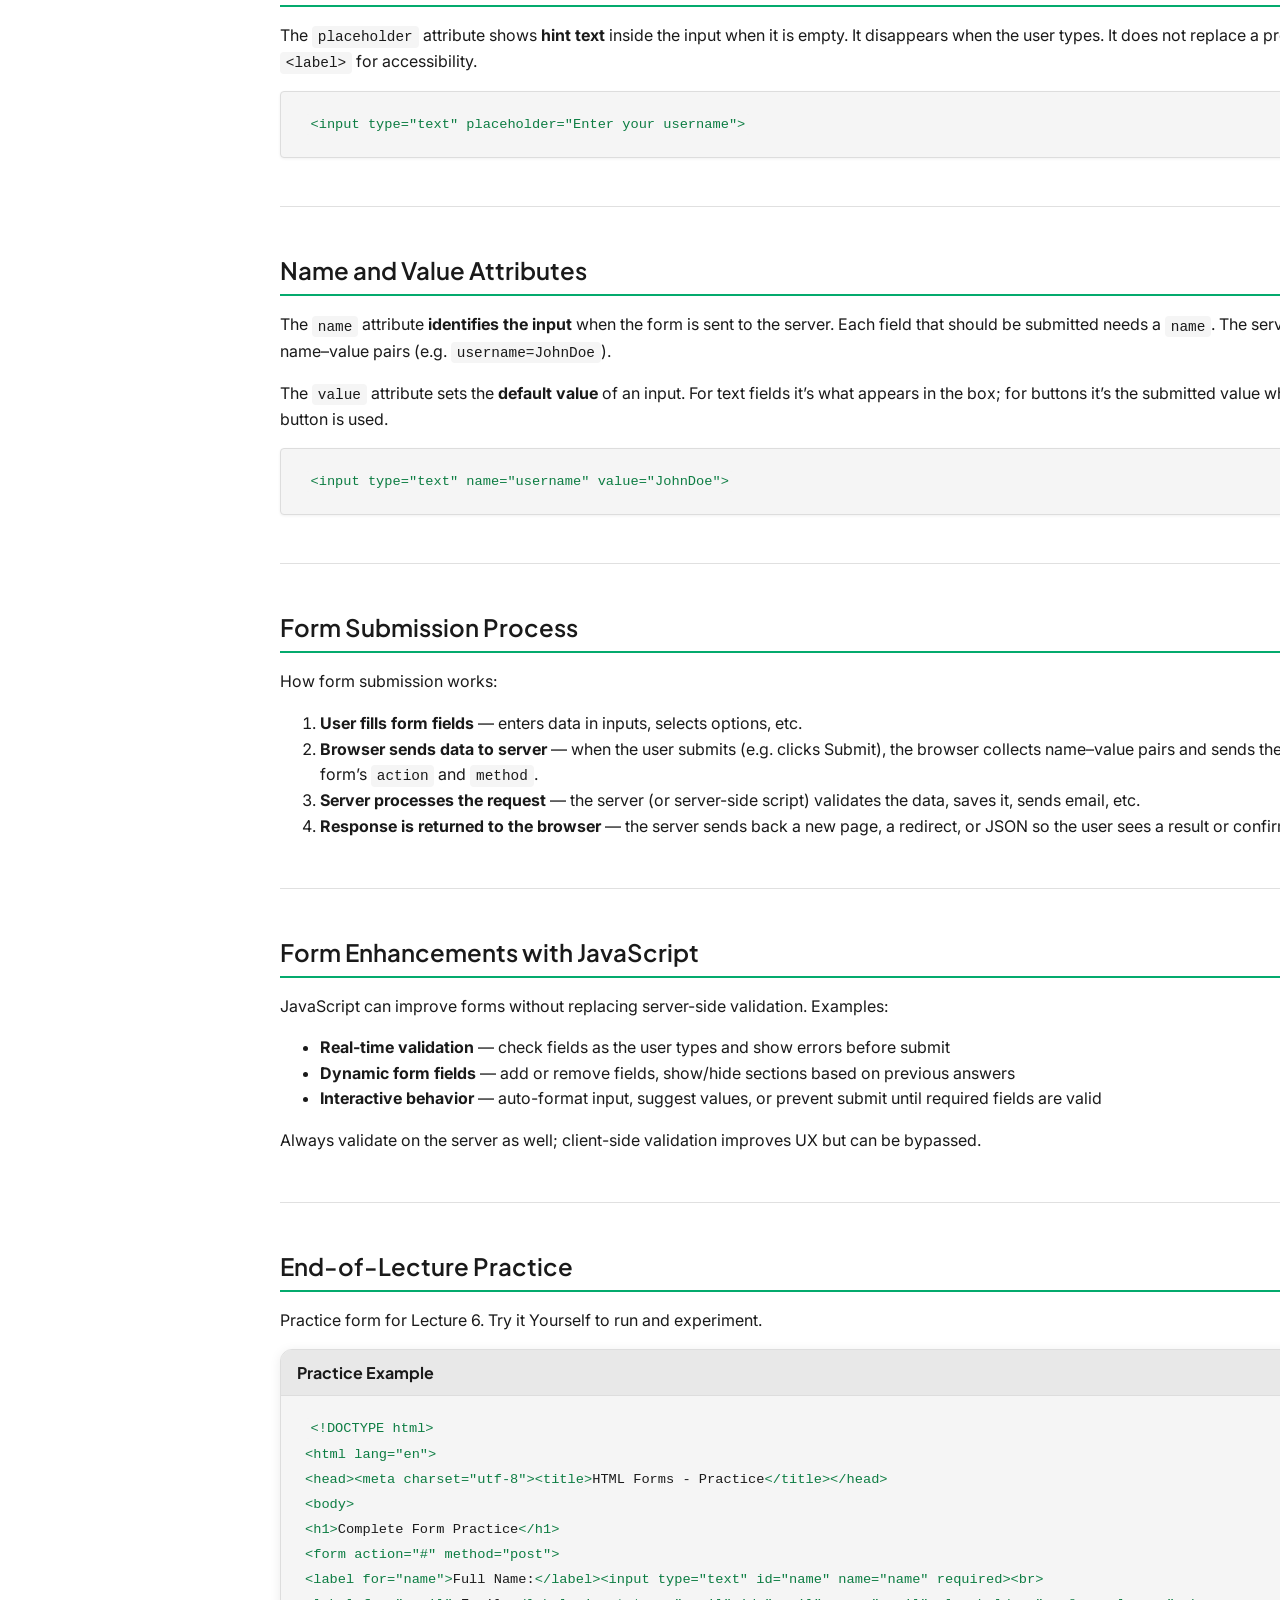
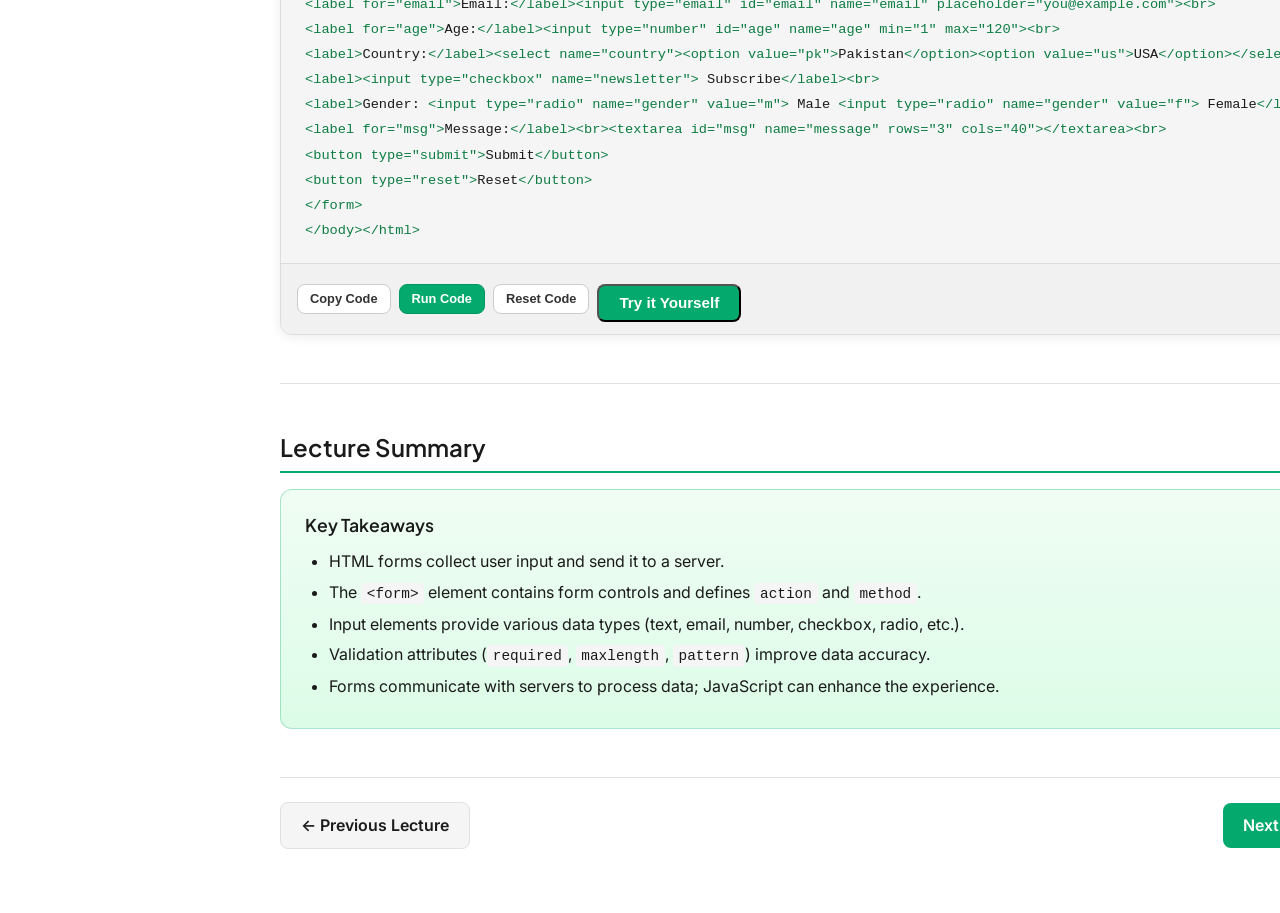
<file: web-technologies/lectures/lecture6.html>
<!DOCTYPE html>
<html lang="en">
<head>
  <meta charset="UTF-8">
  <meta name="viewport" content="width=device-width, initial-scale=1.0">
  <title>Lecture 6: HTML Forms | Web Technologies</title>
  <link rel="preconnect" href="https://fonts.googleapis.com">
  <link rel="preconnect" href="https://fonts.gstatic.com" crossorigin>
  <link href="https://fonts.googleapis.com/css2?family=Inter:wght@400;500;600;700&family=Plus+Jakarta+Sans:wght@600;700&display=swap" rel="stylesheet">
  <link rel="stylesheet" href="../style.css">
</head>
<body>
  <header class="navbar">
    <a href="../index.html" class="navbar__brand">Web Technologies</a>
    <button class="navbar__toggle" type="button" aria-label="Toggle menu" aria-expanded="false" aria-controls="nav-links">&#9776;</button>
    <ul class="navbar__links" id="nav-links">
      <li><a href="../index.html">Home</a></li>
      <li><a href="../index.html#lectures">Lectures</a></li>
    </ul>
  </header>

  <div class="lecture-layout">
    <aside class="lecture-sidebar">
      <div class="lecture-sidebar__title">Lectures</div>
      <ul class="lecture-sidebar__list">
        <li><a href="lecture1.html">1. Introduction to Web Platforms</a></li>
        <li><a href="lecture2.html">2. Categories of Web Applications</a></li>
        <li><a href="lecture3.html">3. HTML Basics</a></li>
        <li><a href="lecture4.html">4. Tables, Div, Span and Layout</a></li>
        <li><a href="lecture5.html">5. HTML5 Introduction</a></li>
        <li><a href="lecture6.html">6. HTML Forms</a></li>
        <li><a href="lecture7.html">7. CSS Introduction</a></li>
        <li><a href="lecture8.html">8. CSS Selectors</a></li>
      </ul>
    </aside>
    <main class="lecture-main">
      <section id="intro" class="tutorial-section">
        <h1>HTML Forms</h1>
        <span class="lecture-badge">Lecture 6 &bull; Reading time: 10 minutes</span>
        <p class="lecture-summary">
          HTML forms are used to collect user input and send data to a server. This lecture covers the form element, inputs, labels, validation attributes, and how form submission works.
        </p>
      </section>

      <section id="introduction" class="tutorial-section">
        <h2>Introduction to HTML Forms</h2>
        <p>
          Forms are used to <strong>collect information from users</strong>. The data is usually sent to a server for processing (e.g. saving to a database or sending an email).
        </p>
        <p><strong>Common examples include:</strong></p>
        <ul>
          <li>Login forms</li>
          <li>Registration forms</li>
          <li>Feedback forms</li>
          <li>Search forms</li>
        </ul>
        <p>Form data is typically submitted to a server-side script or API that handles validation, storage, and response.</p>
      </section>

      <section id="form-element" class="tutorial-section">
        <h2>The Form Element</h2>
        <p>
          The <code>&lt;form&gt;</code> element acts as a <strong>container</strong> for form controls (inputs, buttons, etc.). It defines where the data goes and how it is sent.
        </p>
        <pre class="pre-block"><code><span class="tag">&lt;form action="/submit" method="post"&gt;</span>
<span class="comment">&lt;!-- form elements --&gt;</span>
<span class="tag">&lt;/form&gt;</span></code></pre>
        <p><strong>Key attributes:</strong></p>
        <ul>
          <li><code>action</code> — the URL where form data is sent</li>
          <li><code>method</code> — the HTTP method used (<strong>GET</strong> or <strong>POST</strong>)</li>
        </ul>
      </section>

      <section id="form-attributes" class="tutorial-section">
        <h2>Form Attributes</h2>
        <div class="table-wrapper">
          <table class="tutorial-table">
            <thead>
              <tr>
                <th>Attribute</th>
                <th>Description</th>
              </tr>
            </thead>
            <tbody>
              <tr><td><code>action</code></td><td>URL where form data is sent</td></tr>
              <tr><td><code>method</code></td><td>GET or POST — how data is sent</td></tr>
              <tr><td><code>target</code></td><td>Where the response is displayed (e.g. same window, new tab, iframe)</td></tr>
            </tbody>
          </table>
        </div>
        <p><strong>GET vs POST:</strong> <strong>GET</strong> appends data to the URL (visible in the address bar; good for searches). <strong>POST</strong> sends data in the request body (not in the URL; better for passwords and larger or sensitive data).</p>
      </section>

      <section id="basic-structure" class="tutorial-section code-section">
        <h2>Basic Form Structure</h2>
        <p><strong>Code explanation:</strong> This example shows a complete page with a simple form: a label and a text input. The <code>for</code> attribute on <code>&lt;label&gt;</code> matches the input’s <code>id</code>, so clicking the label focuses the field. Run the code to see the form in the browser.</p>
        <div class="code-block-wrap" data-initial-code="[base64]">
          <div class="code-block-header">Example</div>
          <pre class="pre-block"><code><span class="tag">&lt;!DOCTYPE html&gt;</span>
<span class="tag">&lt;html&gt;</span>
<span class="tag">&lt;head&gt;</span>
<span class="tag">&lt;meta charset="utf-8"&gt;</span>
<span class="tag">&lt;title&gt;</span>Form Example<span class="tag">&lt;/title&gt;</span>
<span class="tag">&lt;/head&gt;</span>
<span class="tag">&lt;body&gt;</span>
<span class="tag">&lt;form action="/submit" method="post"&gt;</span>
<span class="tag">&lt;label for="name"&gt;</span>Name:<span class="tag">&lt;/label&gt;</span>
<span class="tag">&lt;input type="text" id="name" name="name"&gt;</span>
<span class="tag">&lt;/form&gt;</span>
<span class="tag">&lt;/body&gt;</span>
<span class="tag">&lt;/html&gt;</span></code></pre>
          <div class="code-block-actions">
            <button type="button" class="btn-code copy-code-btn">Copy Code</button>
            <button type="button" class="btn-code run-code-btn">Run Code</button>
            <button type="button" class="btn-code reset-code-btn">Reset Code</button>
            <button type="button" class="btn try-example-btn">Try it Yourself</button>
          </div>
        </div>
        <div class="info-box">
          <strong>Form example preview</strong>
          <form action="#" method="get" style="margin-top:0.75rem; max-width:20rem;">
            <label for="demo-name">Name:</label>
            <input type="text" id="demo-name" name="name" style="display:block; margin:0.25rem 0 0.75rem; padding:0.4rem; width:100%; border:1px solid var(--color-border); border-radius:4px;">
          </form>
        </div>
      </section>

      <section id="label-element" class="tutorial-section">
        <h2>The Label Element</h2>
        <p>
          The <code>&lt;label&gt;</code> element <strong>associates text with a form input</strong>. Use the <code>for</code> attribute set to the input’s <code>id</code> so that clicking the label focuses the input.
        </p>
        <pre class="pre-block"><code><span class="tag">&lt;label for="email"&gt;</span>Email:<span class="tag">&lt;/label&gt;</span>
<span class="tag">&lt;input type="email" id="email" name="email"&gt;</span></code></pre>
        <p>When the user clicks the label text (“Email:”), the browser focuses the associated input field. This is especially helpful on small screens and for accessibility.</p>
      </section>

      <section id="input-element" class="tutorial-section">
        <h2>The Input Element</h2>
        <p>
          The <code>&lt;input&gt;</code> element is the most common form control. It supports many <strong>input types</strong> (text, password, email, number, etc.) and can be styled and validated with attributes.
        </p>
        <pre class="pre-block"><code><span class="tag">&lt;input type="text" name="username"&gt;</span></code></pre>
        <p>The <code>type</code> determines how the input looks and behaves; <code>name</code> identifies the field when the form is submitted.</p>
      </section>

      <section id="common-input-types" class="tutorial-section code-section">
        <h2>Common Input Types</h2>
        <div class="table-wrapper">
          <table class="tutorial-table">
            <thead>
              <tr>
                <th>Input Type</th>
                <th>Description</th>
              </tr>
            </thead>
            <tbody>
              <tr><td><code>text</code></td><td>Single-line text input</td></tr>
              <tr><td><code>password</code></td><td>Hidden password input (characters masked)</td></tr>
              <tr><td><code>email</code></td><td>Validates email format</td></tr>
              <tr><td><code>number</code></td><td>Numeric input</td></tr>
              <tr><td><code>date</code></td><td>Date picker</td></tr>
            </tbody>
          </table>
        </div>
        <p>Form with email and number inputs. Run it to see the different types.</p>
        <div class="code-block-wrap" data-initial-code="[base64]">
          <div class="code-block-header">Example</div>
          <pre class="pre-block"><code><span class="tag">&lt;!DOCTYPE html&gt;</span>
<span class="tag">&lt;html&gt;</span>
<span class="tag">&lt;head&gt;</span><span class="tag">&lt;meta charset="utf-8"&gt;</span><span class="tag">&lt;title&gt;</span>Form Controls Example<span class="tag">&lt;/title&gt;</span><span class="tag">&lt;/head&gt;</span>
<span class="tag">&lt;body&gt;</span>
<span class="tag">&lt;form&gt;</span>
<span class="tag">&lt;label for="email"&gt;</span>Email:<span class="tag">&lt;/label&gt;</span>
<span class="tag">&lt;input type="email" id="email" name="email" placeholder="you@example.com"&gt;</span>
<span class="tag">&lt;label for="age"&gt;</span>Age:<span class="tag">&lt;/label&gt;</span>
<span class="tag">&lt;input type="number" id="age" name="age" min="1" max="120"&gt;</span>
<span class="tag">&lt;button type="submit"&gt;</span>Submit<span class="tag">&lt;/button&gt;</span>
<span class="tag">&lt;/form&gt;</span>
<span class="tag">&lt;/body&gt;</span><span class="tag">&lt;/html&gt;</span></code></pre>
          <div class="code-block-actions">
            <button type="button" class="btn-code copy-code-btn">Copy Code</button>
            <button type="button" class="btn-code run-code-btn">Run Code</button>
            <button type="button" class="btn-code reset-code-btn">Reset Code</button>
            <button type="button" class="btn try-example-btn">Try it Yourself</button>
          </div>
        </div>
      </section>

      <section id="checkbox" class="tutorial-section">
        <h2>Checkbox Input</h2>
        <p>
          <strong>Checkboxes</strong> are used when users can select <strong>multiple options</strong>. Each checkbox has its own <code>name</code> (or the same name for a group); the <code>value</code> is sent when the box is checked.
        </p>
        <pre class="pre-block"><code><span class="tag">&lt;input type="checkbox" id="subscribe" name="subscribe"&gt;</span>
<span class="tag">&lt;label for="subscribe"&gt;</span>Subscribe to newsletter<span class="tag">&lt;/label&gt;</span></code></pre>
      </section>

      <section id="radio" class="tutorial-section">
        <h2>Radio Buttons</h2>
        <p>
          <strong>Radio buttons</strong> are used when the user must select <strong>only one option</strong> from a group. All options in the group share the same <code>name</code>; each has a different <code>value</code>.
        </p>
        <pre class="pre-block"><code><span class="tag">&lt;input type="radio" name="gender" value="male"&gt;</span> Male
<span class="tag">&lt;input type="radio" name="gender" value="female"&gt;</span> Female</code></pre>
      </section>

      <section id="select" class="tutorial-section">
        <h2>Select Dropdown</h2>
        <p>
          The <code>&lt;select&gt;</code> element creates a <strong>dropdown menu</strong>. Each <code>&lt;option&gt;</code> is one choice; the <code>value</code> is sent when that option is selected.
        </p>
        <pre class="pre-block"><code><span class="tag">&lt;select name="country"&gt;</span>

<span class="tag">&lt;option value="us"&gt;</span>United States<span class="tag">&lt;/option&gt;</span>
<span class="tag">&lt;option value="uk"&gt;</span>United Kingdom<span class="tag">&lt;/option&gt;</span>

<span class="tag">&lt;/select&gt;</span></code></pre>
      </section>

      <section id="textarea" class="tutorial-section">
        <h2>Textarea Element</h2>
        <p>
          The <code>&lt;textarea&gt;</code> element is used for <strong>multi-line text input</strong> (e.g. comments or messages). You can set the size with <code>rows</code> and <code>cols</code>, or with CSS.
        </p>
        <pre class="pre-block"><code><span class="tag">&lt;textarea name="message" rows="4" cols="50"&gt;</span>
Enter your message
<span class="tag">&lt;/textarea&gt;</span></code></pre>
      </section>

      <section id="button" class="tutorial-section">
        <h2>Button Element</h2>
        <p>
          The <code>&lt;button&gt;</code> element creates a clickable button. The <code>type</code> attribute controls its behavior:
        </p>
        <ul>
          <li><code>submit</code> — submits the form</li>
          <li><code>reset</code> — resets form fields to their initial values</li>
          <li><code>button</code> — no default action (use with JavaScript)</li>
        </ul>
        <pre class="pre-block"><code><span class="tag">&lt;button type="submit"&gt;</span>Submit<span class="tag">&lt;/button&gt;</span></code></pre>
      </section>

      <section id="validation-attributes" class="tutorial-section">
        <h2>Form Validation Attributes</h2>
        <p>HTML5 provides attributes that let the browser validate input before submission:</p>
        <div class="table-wrapper">
          <table class="tutorial-table">
            <thead>
              <tr>
                <th>Attribute</th>
                <th>Purpose</th>
              </tr>
            </thead>
            <tbody>
              <tr><td><code>required</code></td><td>Field must be filled before submit</td></tr>
              <tr><td><code>maxlength</code></td><td>Limits maximum input length</td></tr>
              <tr><td><code>pattern</code></td><td>Validates input against a regular expression</td></tr>
            </tbody>
          </table>
        </div>
        <p><strong>Example:</strong></p>
        <pre class="pre-block"><code><span class="tag">&lt;input type="text" name="username" required maxlength="10"&gt;</span></code></pre>
      </section>

      <section id="placeholder" class="tutorial-section">
        <h2>Placeholder Attribute</h2>
        <p>
          The <code>placeholder</code> attribute shows <strong>hint text</strong> inside the input when it is empty. It disappears when the user types. It does not replace a proper <code>&lt;label&gt;</code> for accessibility.
        </p>
        <pre class="pre-block"><code><span class="tag">&lt;input type="text" placeholder="Enter your username"&gt;</span></code></pre>
      </section>

      <section id="name-value" class="tutorial-section">
        <h2>Name and Value Attributes</h2>
        <p>
          The <code>name</code> attribute <strong>identifies the input</strong> when the form is sent to the server. Each field that should be submitted needs a <code>name</code>. The server receives name–value pairs (e.g. <code>username=JohnDoe</code>).
        </p>
        <p>
          The <code>value</code> attribute sets the <strong>default value</strong> of an input. For text fields it’s what appears in the box; for buttons it’s the submitted value when that button is used.
        </p>
        <pre class="pre-block"><code><span class="tag">&lt;input type="text" name="username" value="JohnDoe"&gt;</span></code></pre>
      </section>

      <section id="submission-process" class="tutorial-section">
        <h2>Form Submission Process</h2>
        <p>How form submission works:</p>
        <ol>
          <li><strong>User fills form fields</strong> — enters data in inputs, selects options, etc.</li>
          <li><strong>Browser sends data to server</strong> — when the user submits (e.g. clicks Submit), the browser collects name–value pairs and sends them using the form’s <code>action</code> and <code>method</code>.</li>
          <li><strong>Server processes the request</strong> — the server (or server-side script) validates the data, saves it, sends email, etc.</li>
          <li><strong>Response is returned to the browser</strong> — the server sends back a new page, a redirect, or JSON so the user sees a result or confirmation.</li>
        </ol>
      </section>

      <section id="javascript-enhancements" class="tutorial-section">
        <h2>Form Enhancements with JavaScript</h2>
        <p>JavaScript can improve forms without replacing server-side validation. Examples:</p>
        <ul>
          <li><strong>Real-time validation</strong> — check fields as the user types and show errors before submit</li>
          <li><strong>Dynamic form fields</strong> — add or remove fields, show/hide sections based on previous answers</li>
          <li><strong>Interactive behavior</strong> — auto-format input, suggest values, or prevent submit until required fields are valid</li>
        </ul>
        <p>Always validate on the server as well; client-side validation improves UX but can be bypassed.</p>
      </section>

      <section id="practice" class="tutorial-section code-section">
        <h2>End-of-Lecture Practice</h2>
        <p>Practice form for Lecture 6. Try it Yourself to run and experiment.</p>
        <div class="code-block-wrap" data-initial-code="[base64]">
          <div class="code-block-header">Practice Example</div>
          <pre class="pre-block"><code><span class="tag">&lt;!DOCTYPE html&gt;</span>
<span class="tag">&lt;html lang="en"&gt;</span>
<span class="tag">&lt;head&gt;</span><span class="tag">&lt;meta charset="utf-8"&gt;</span><span class="tag">&lt;title&gt;</span>HTML Forms - Practice<span class="tag">&lt;/title&gt;</span><span class="tag">&lt;/head&gt;</span>
<span class="tag">&lt;body&gt;</span>
<span class="tag">&lt;h1&gt;</span>Complete Form Practice<span class="tag">&lt;/h1&gt;</span>
<span class="tag">&lt;form action="#" method="post"&gt;</span>
<span class="tag">&lt;label for="name"&gt;</span>Full Name:<span class="tag">&lt;/label&gt;</span><span class="tag">&lt;input type="text" id="name" name="name" required&gt;</span><span class="tag">&lt;br&gt;</span>
<span class="tag">&lt;label for="email"&gt;</span>Email:<span class="tag">&lt;/label&gt;</span><span class="tag">&lt;input type="email" id="email" name="email" placeholder="you@example.com"&gt;</span><span class="tag">&lt;br&gt;</span>
<span class="tag">&lt;label for="age"&gt;</span>Age:<span class="tag">&lt;/label&gt;</span><span class="tag">&lt;input type="number" id="age" name="age" min="1" max="120"&gt;</span><span class="tag">&lt;br&gt;</span>
<span class="tag">&lt;label&gt;</span>Country:<span class="tag">&lt;/label&gt;</span><span class="tag">&lt;select name="country"&gt;</span><span class="tag">&lt;option value="pk"&gt;</span>Pakistan<span class="tag">&lt;/option&gt;</span><span class="tag">&lt;option value="us"&gt;</span>USA<span class="tag">&lt;/option&gt;</span><span class="tag">&lt;/select&gt;</span><span class="tag">&lt;br&gt;</span>
<span class="tag">&lt;label&gt;</span><span class="tag">&lt;input type="checkbox" name="newsletter"&gt;</span> Subscribe<span class="tag">&lt;/label&gt;</span><span class="tag">&lt;br&gt;</span>
<span class="tag">&lt;label&gt;</span>Gender: <span class="tag">&lt;input type="radio" name="gender" value="m"&gt;</span> Male <span class="tag">&lt;input type="radio" name="gender" value="f"&gt;</span> Female<span class="tag">&lt;/label&gt;</span><span class="tag">&lt;br&gt;</span>
<span class="tag">&lt;label for="msg"&gt;</span>Message:<span class="tag">&lt;/label&gt;</span><span class="tag">&lt;br&gt;</span><span class="tag">&lt;textarea id="msg" name="message" rows="3" cols="40"&gt;</span><span class="tag">&lt;/textarea&gt;</span><span class="tag">&lt;br&gt;</span>
<span class="tag">&lt;button type="submit"&gt;</span>Submit<span class="tag">&lt;/button&gt;</span>
<span class="tag">&lt;button type="reset"&gt;</span>Reset<span class="tag">&lt;/button&gt;</span>
<span class="tag">&lt;/form&gt;</span>
<span class="tag">&lt;/body&gt;</span><span class="tag">&lt;/html&gt;</span></code></pre>
          <div class="code-block-actions">
            <button type="button" class="btn-code copy-code-btn">Copy Code</button>
            <button type="button" class="btn-code run-code-btn">Run Code</button>
            <button type="button" class="btn-code reset-code-btn">Reset Code</button>
            <button type="button" class="btn try-example-btn">Try it Yourself</button>
          </div>
        </div>
      </section>

      <section id="summary" class="tutorial-section">
        <h2>Lecture Summary</h2>
        <div class="summary-box">
          <h3>Key Takeaways</h3>
          <ul>
            <li>HTML forms collect user input and send it to a server.</li>
            <li>The <code>&lt;form&gt;</code> element contains form controls and defines <code>action</code> and <code>method</code>.</li>
            <li>Input elements provide various data types (text, email, number, checkbox, radio, etc.).</li>
            <li>Validation attributes (<code>required</code>, <code>maxlength</code>, <code>pattern</code>) improve data accuracy.</li>
            <li>Forms communicate with servers to process data; JavaScript can enhance the experience.</li>
          </ul>
        </div>
      </section>

      <nav class="lecture-nav-buttons">
        <a href="lecture5.html" class="btn btn--secondary">&#8592; Previous Lecture</a>
        <a href="lecture7.html" class="btn">Next Lecture &#8594;</a>
      </nav>
    </main>
  </div>
  <script src="../script.js"></script>
</body>
</html>
</file>
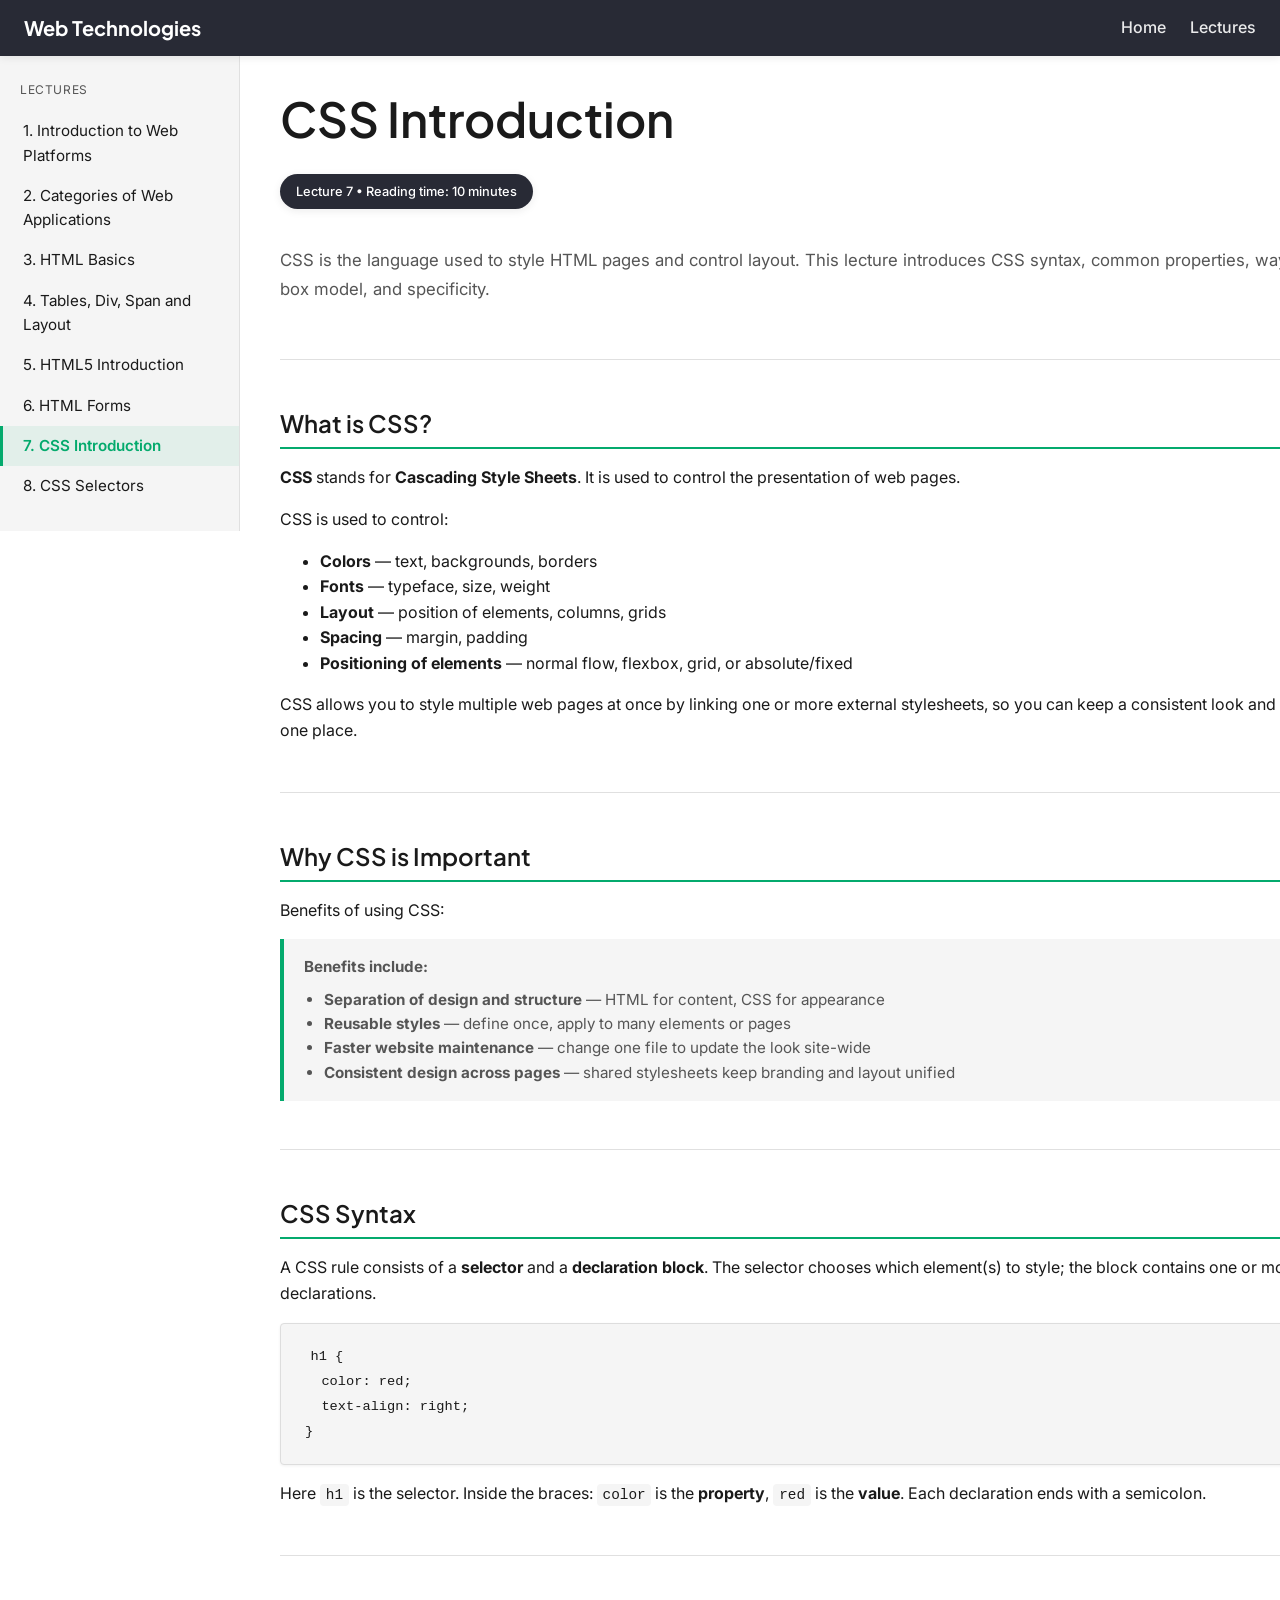
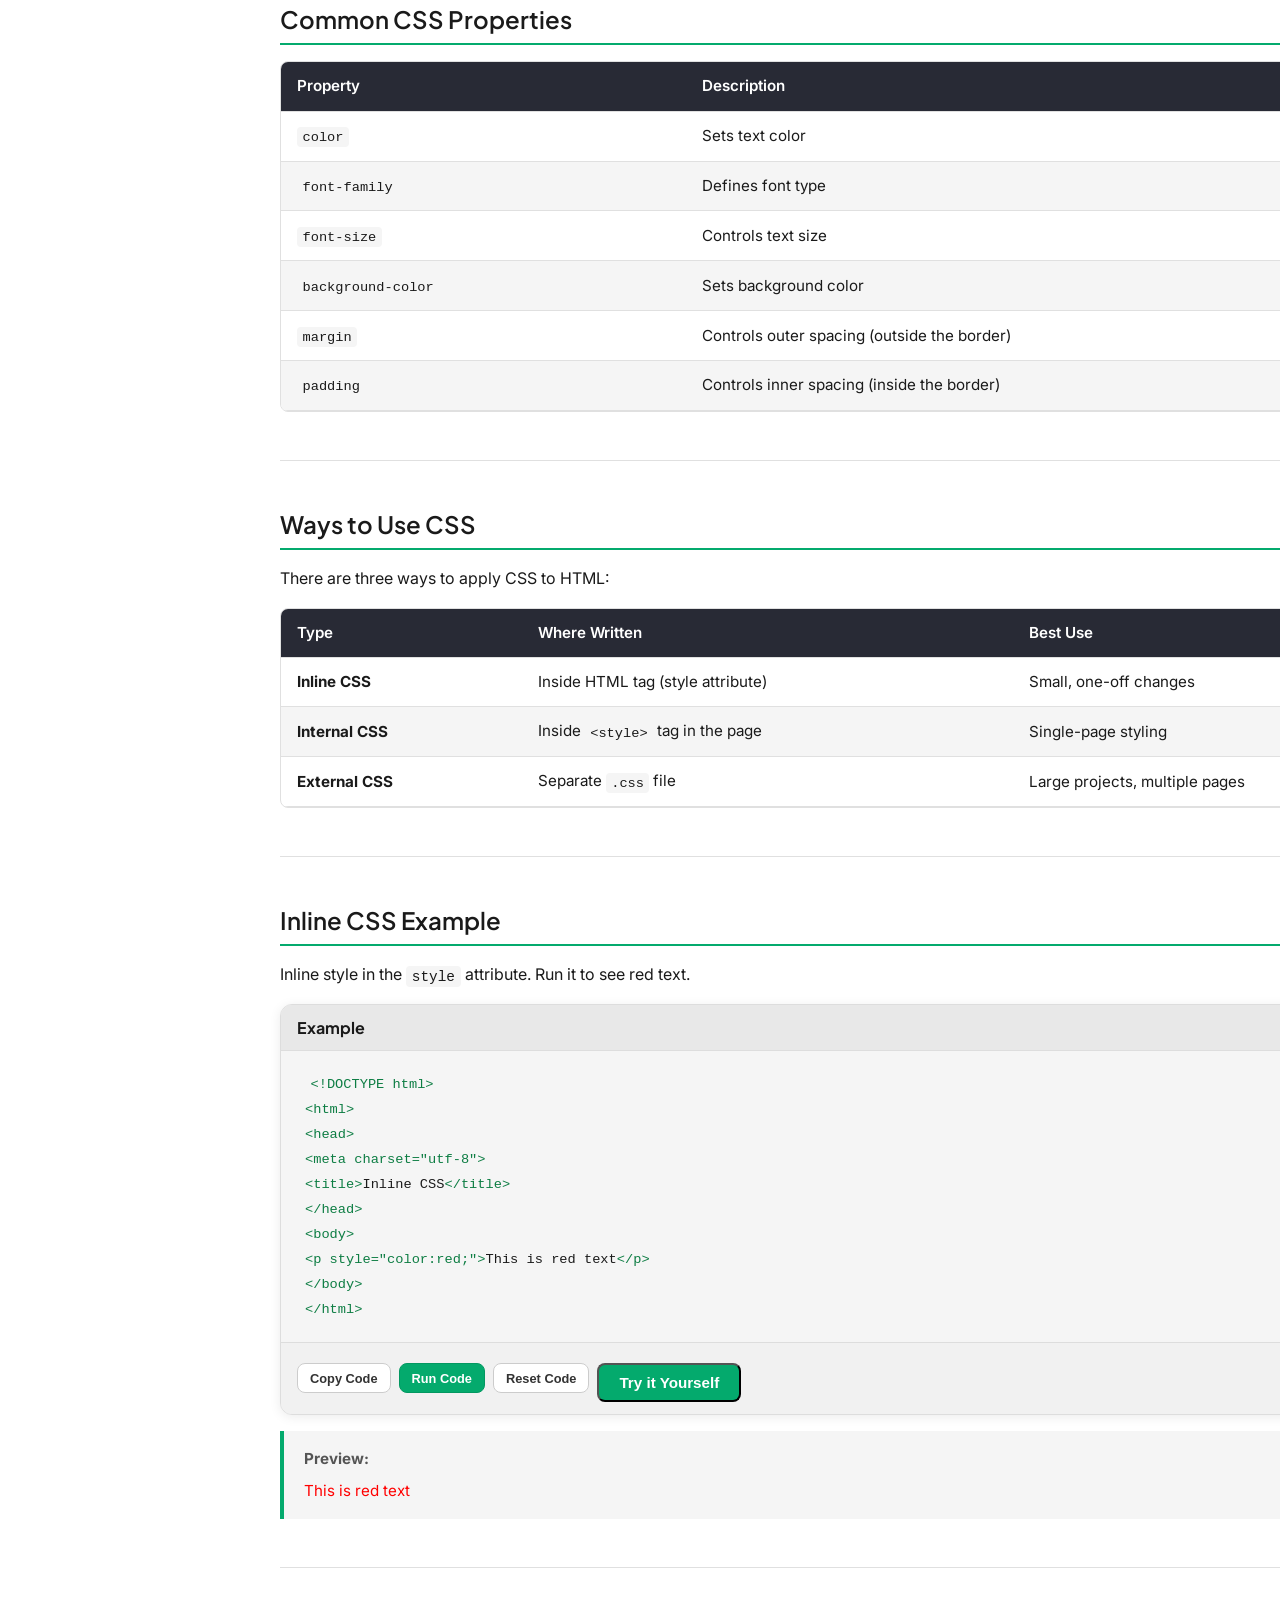
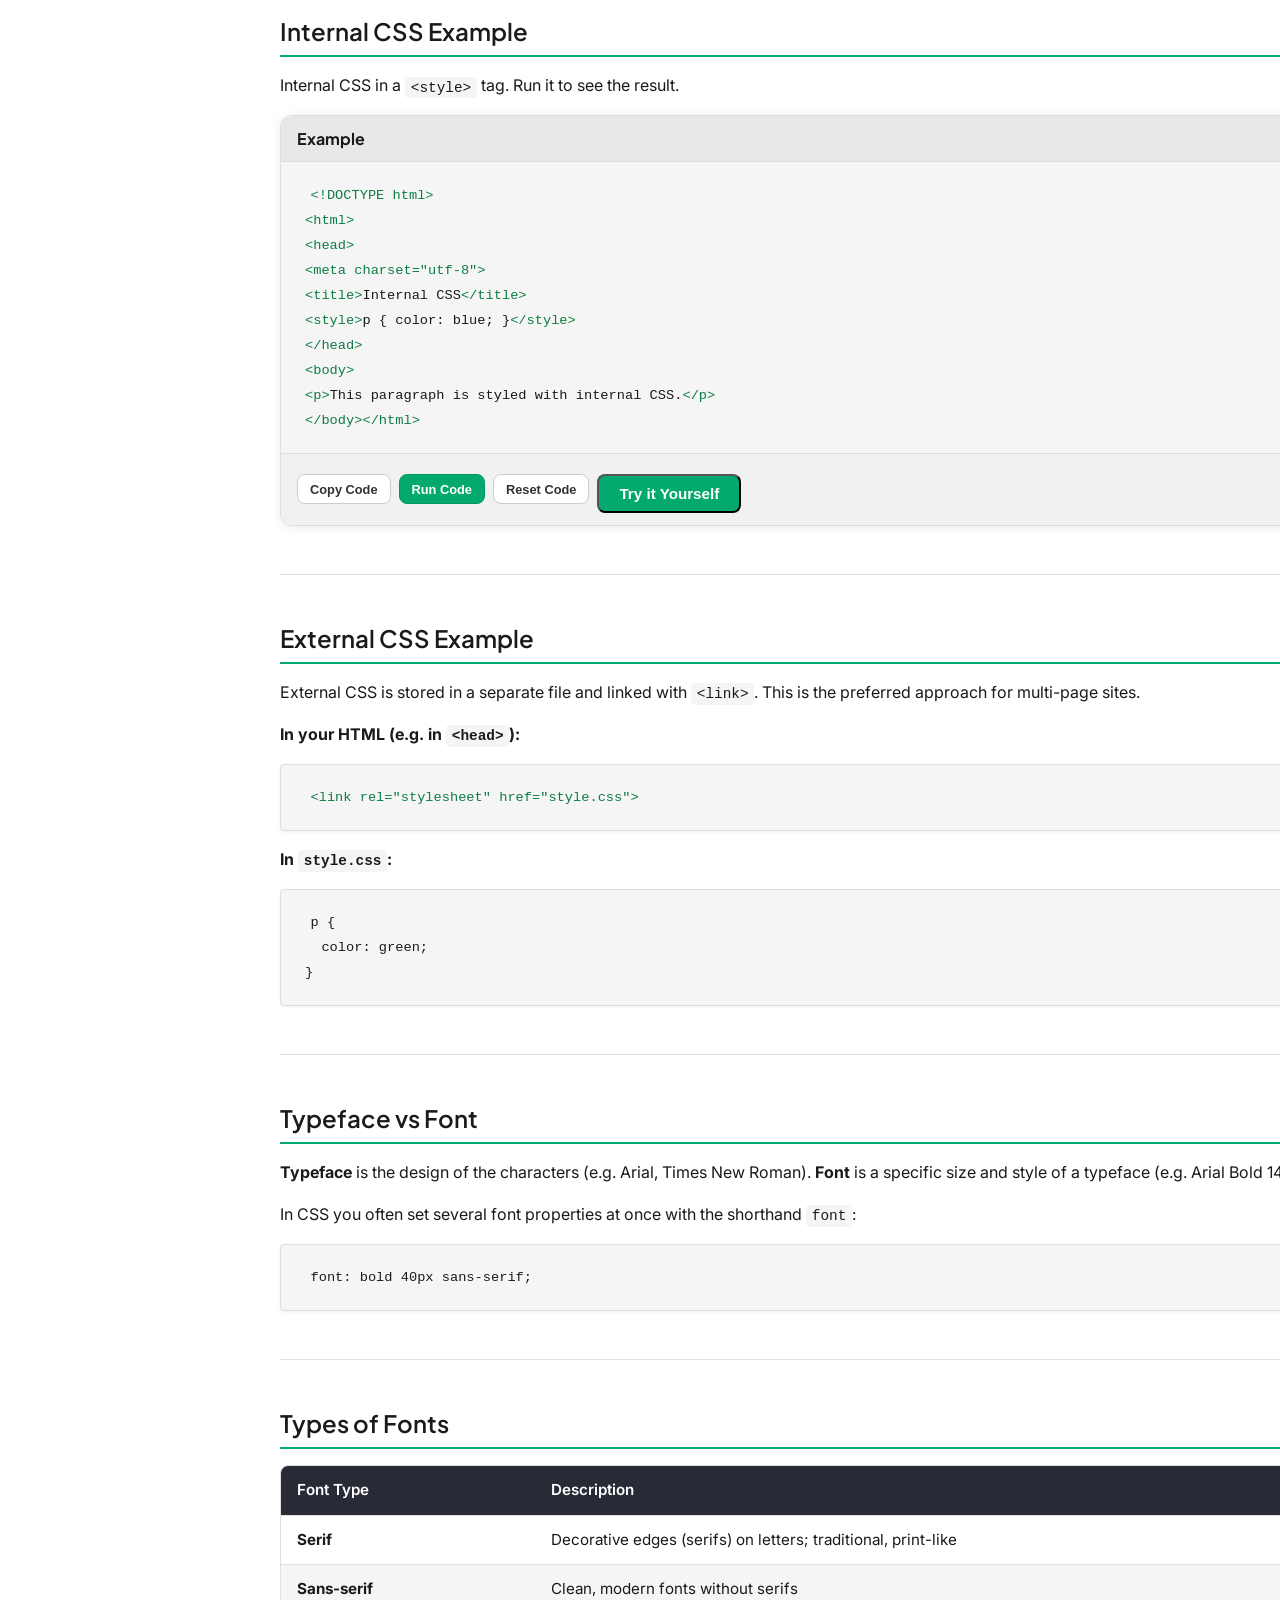
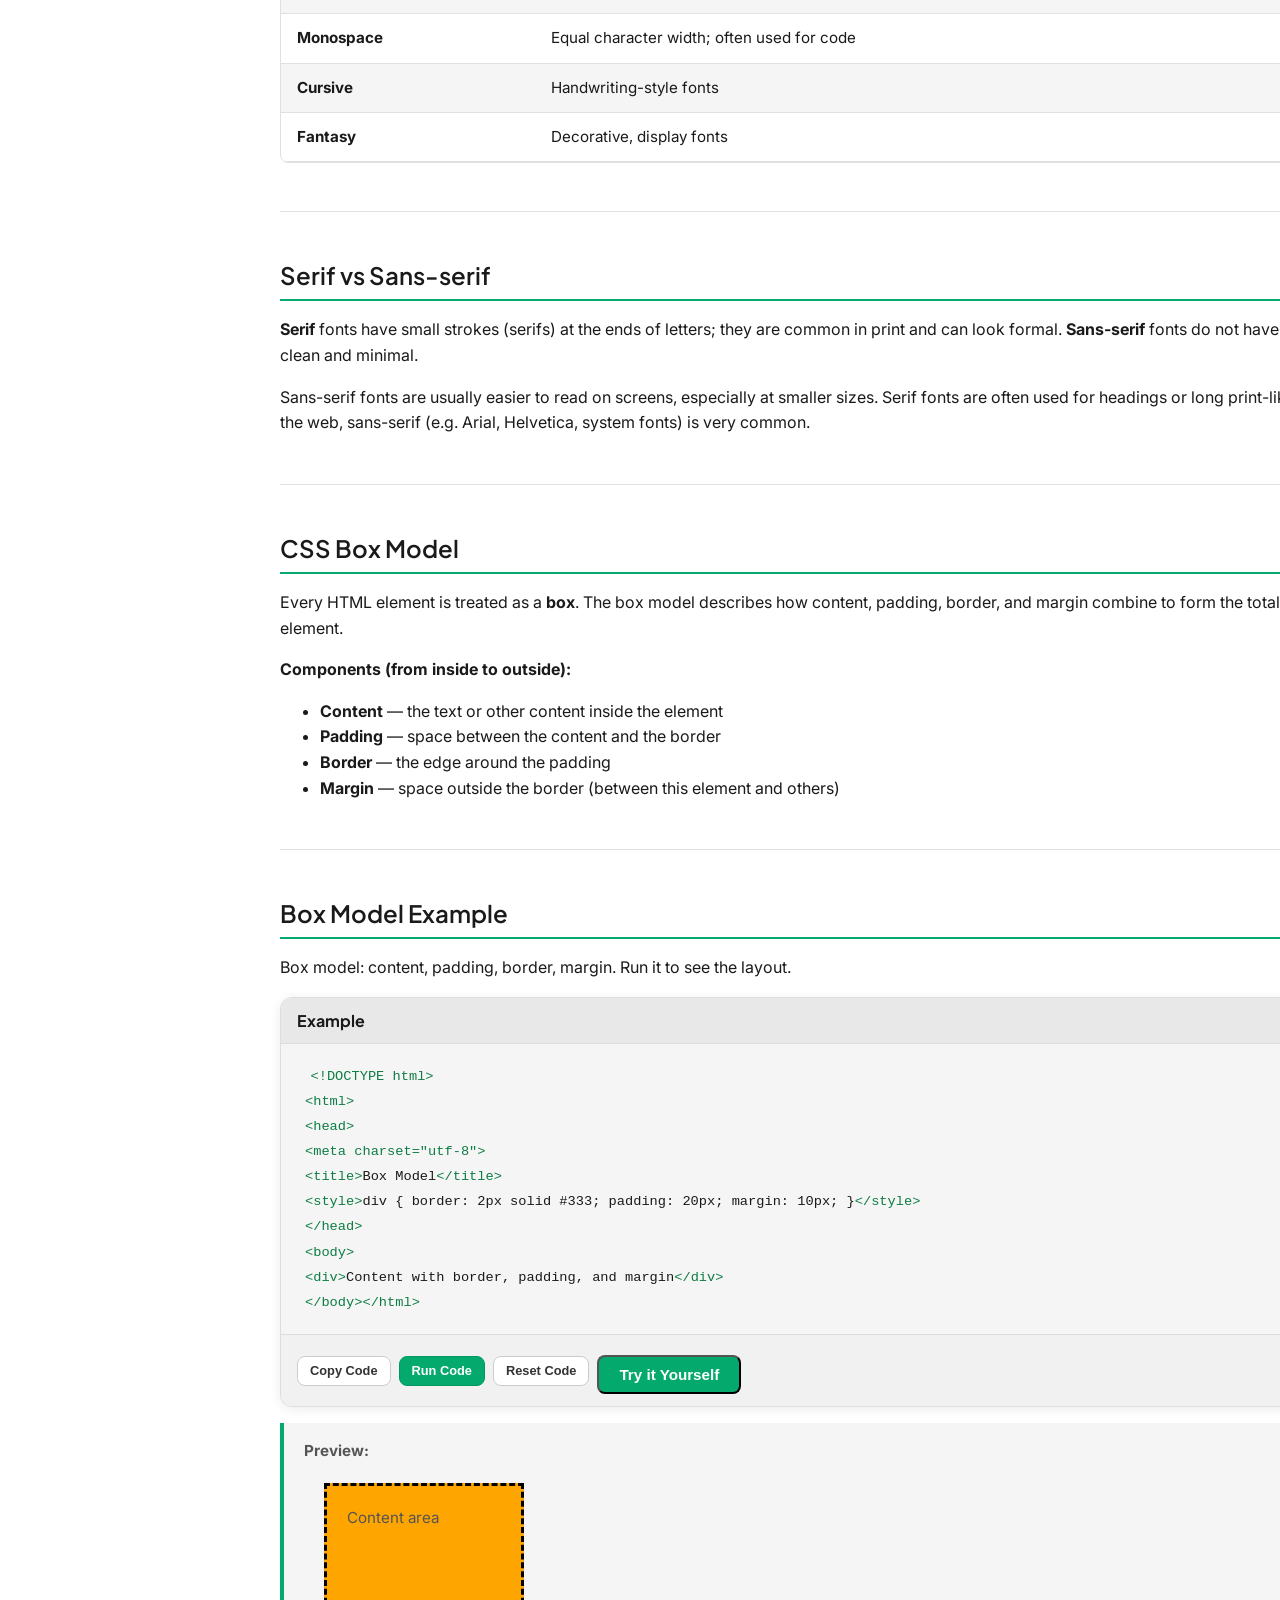
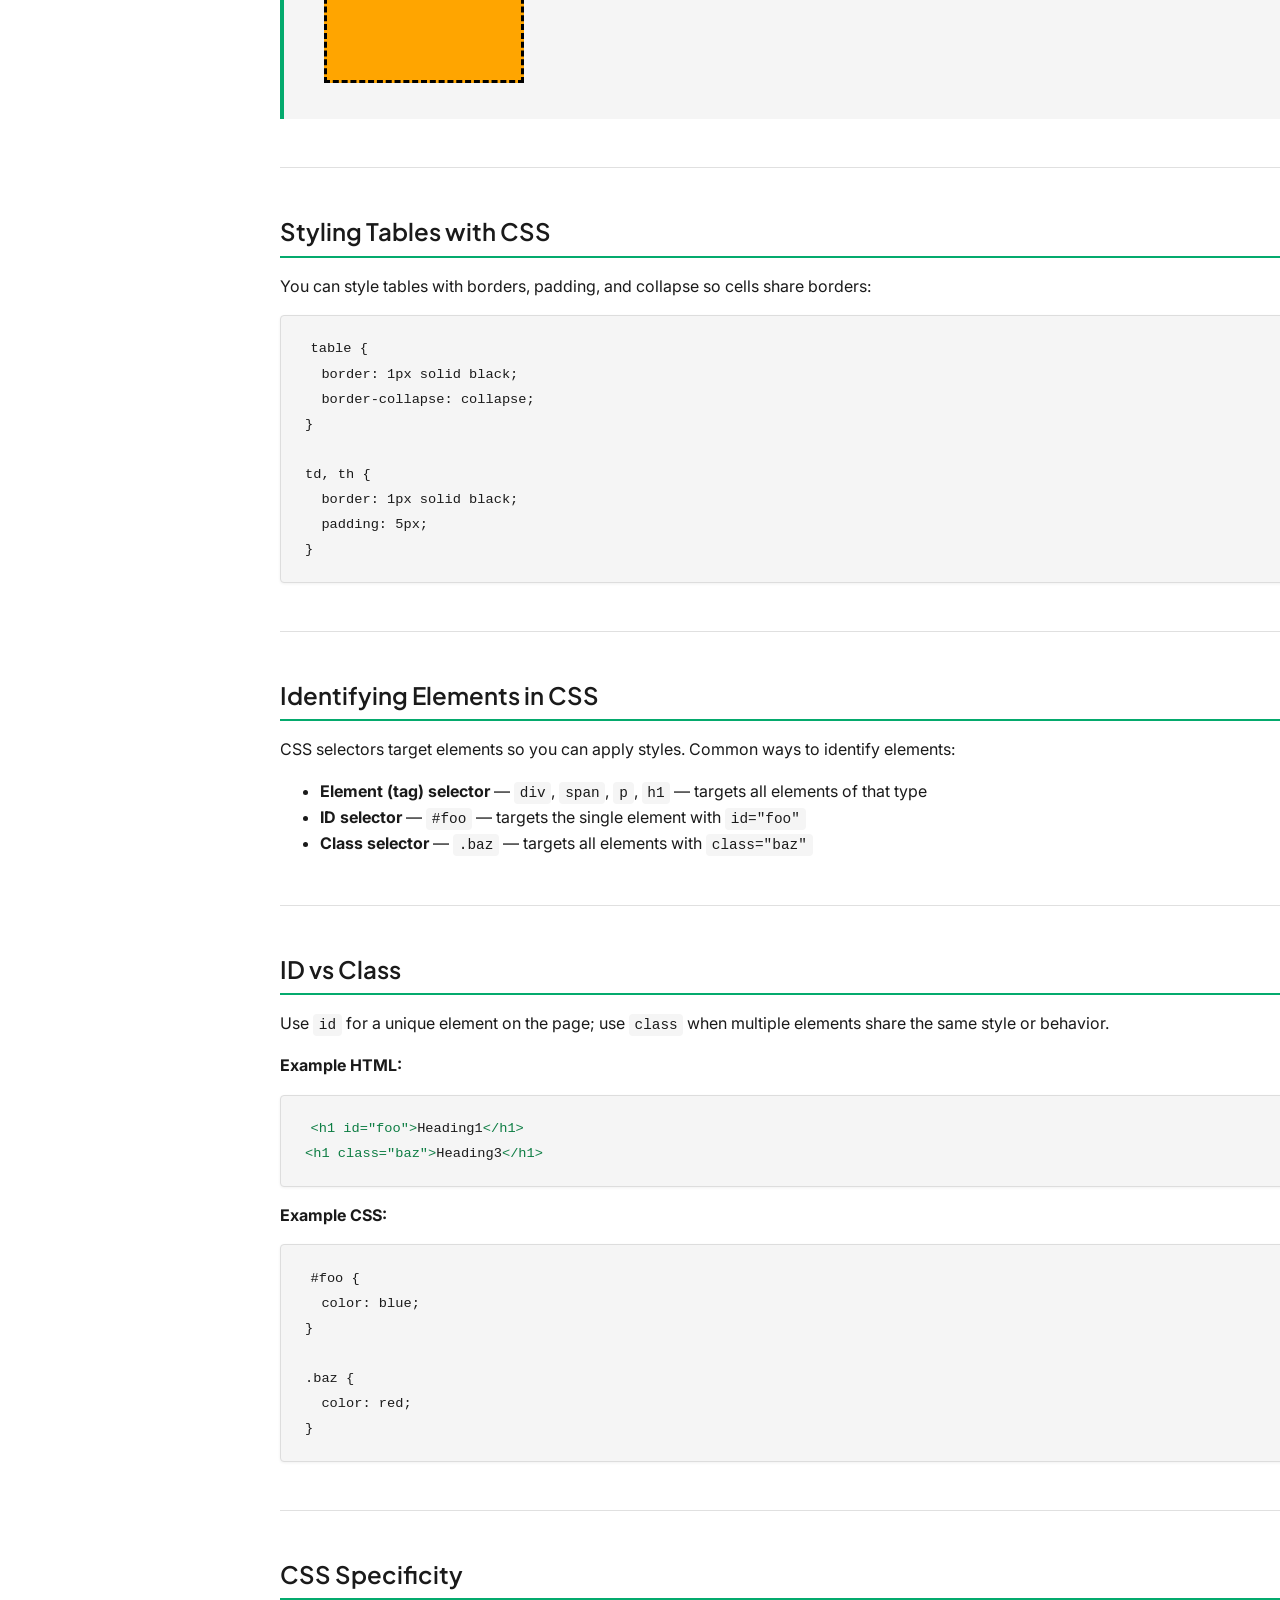
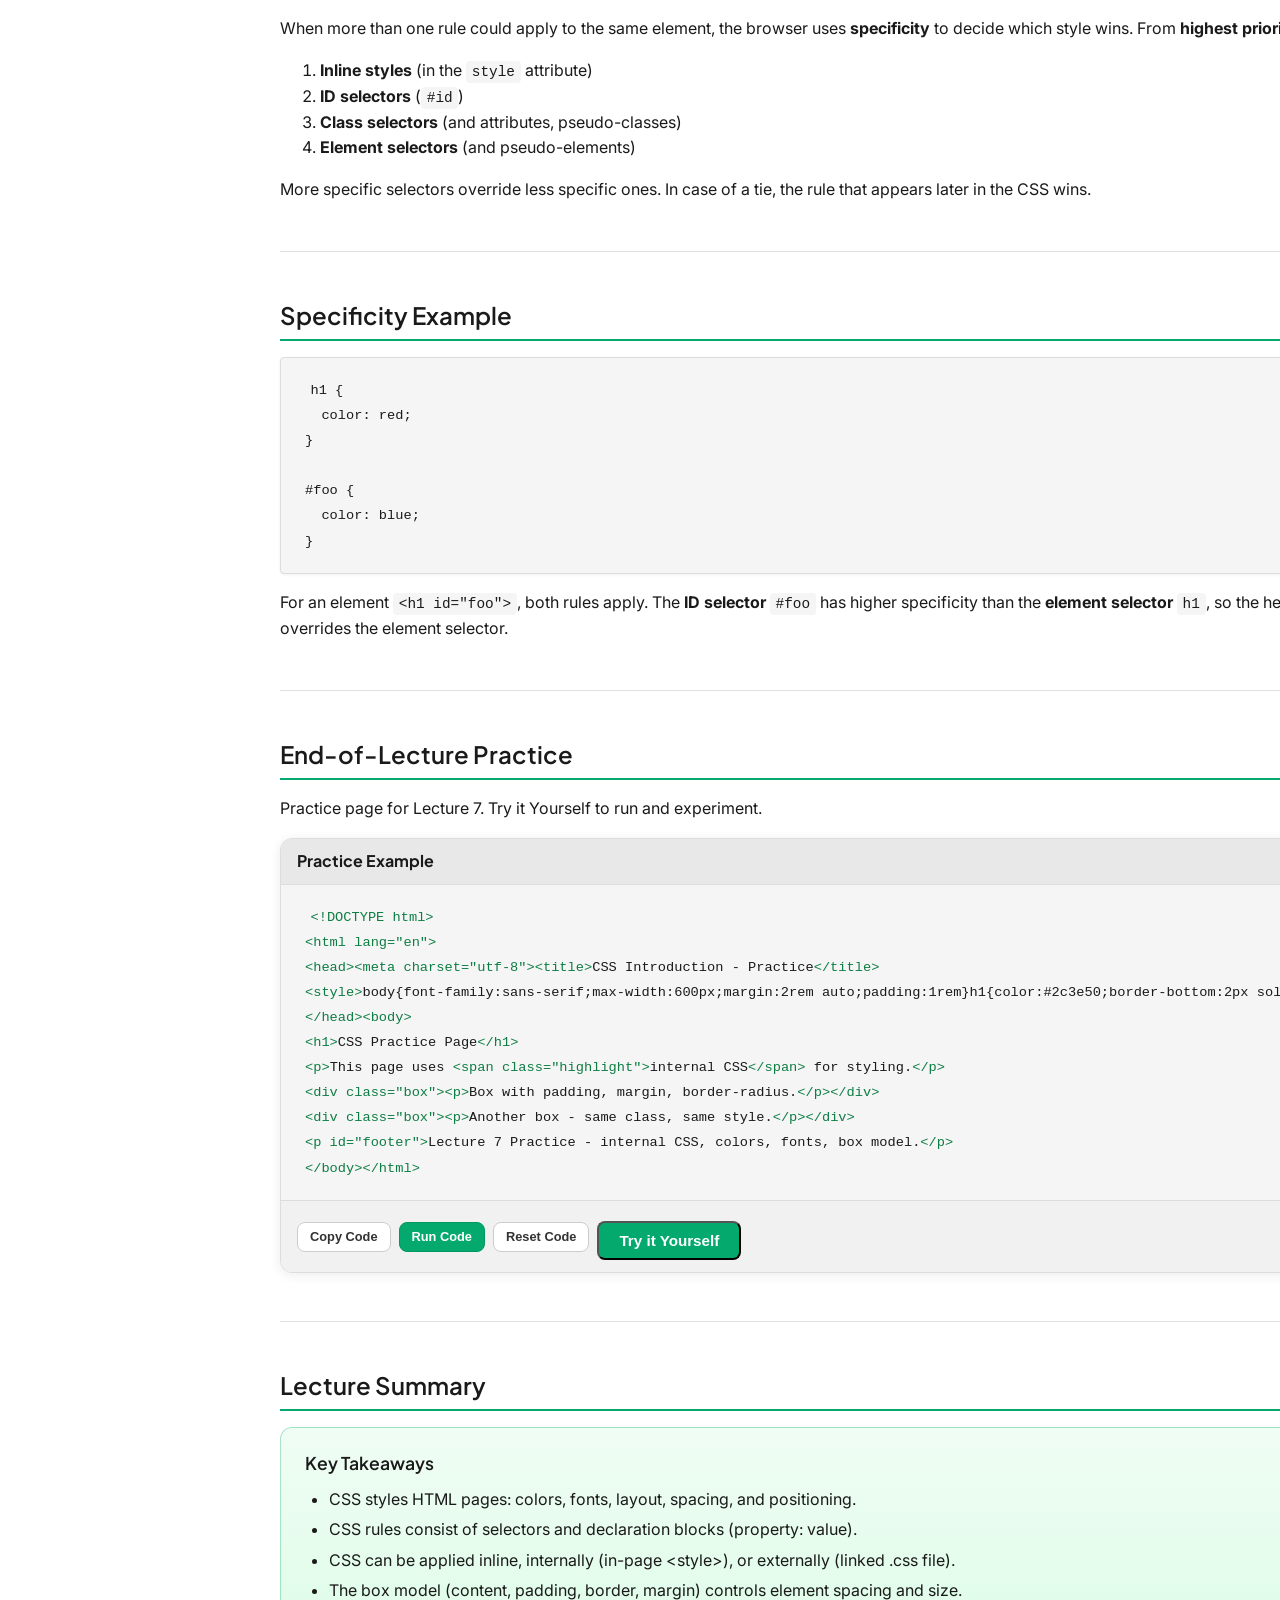
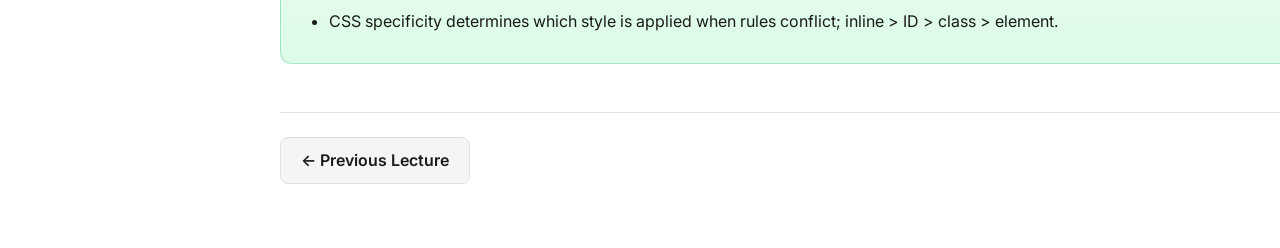
<file: web-technologies/lectures/lecture7.html>
<!DOCTYPE html>
<html lang="en">
<head>
  <meta charset="UTF-8">
  <meta name="viewport" content="width=device-width, initial-scale=1.0">
  <title>Lecture 7: CSS Introduction | Web Technologies</title>
  <link rel="preconnect" href="https://fonts.googleapis.com">
  <link rel="preconnect" href="https://fonts.gstatic.com" crossorigin>
  <link href="https://fonts.googleapis.com/css2?family=Inter:wght@400;500;600;700&family=Plus+Jakarta+Sans:wght@600;700&display=swap" rel="stylesheet">
  <link rel="stylesheet" href="../style.css">
</head>
<body>
  <header class="navbar">
    <a href="../index.html" class="navbar__brand">Web Technologies</a>
    <button class="navbar__toggle" type="button" aria-label="Toggle menu" aria-expanded="false" aria-controls="nav-links">&#9776;</button>
    <ul class="navbar__links" id="nav-links">
      <li><a href="../index.html">Home</a></li>
      <li><a href="../index.html#lectures">Lectures</a></li>
    </ul>
  </header>

  <div class="lecture-layout">
    <aside class="lecture-sidebar">
      <div class="lecture-sidebar__title">Lectures</div>
      <ul class="lecture-sidebar__list">
        <li><a href="lecture1.html">1. Introduction to Web Platforms</a></li>
        <li><a href="lecture2.html">2. Categories of Web Applications</a></li>
        <li><a href="lecture3.html">3. HTML Basics</a></li>
        <li><a href="lecture4.html">4. Tables, Div, Span and Layout</a></li>
        <li><a href="lecture5.html">5. HTML5 Introduction</a></li>
        <li><a href="lecture6.html">6. HTML Forms</a></li>
        <li><a href="lecture7.html">7. CSS Introduction</a></li>
        <li><a href="lecture8.html">8. CSS Selectors</a></li>
      </ul>
    </aside>
    <main class="lecture-main">
      <section id="intro" class="tutorial-section">
        <h1>CSS Introduction</h1>
        <span class="lecture-badge">Lecture 7 &bull; Reading time: 10 minutes</span>
        <p class="lecture-summary">
          CSS is the language used to style HTML pages and control layout. This lecture introduces CSS syntax, common properties, ways to apply styles, the box model, and specificity.
        </p>
      </section>

      <section id="what-is-css" class="tutorial-section">
        <h2>What is CSS?</h2>
        <p>
          <strong>CSS</strong> stands for <strong>Cascading Style Sheets</strong>. It is used to control the presentation of web pages.
        </p>
        <p>CSS is used to control:</p>
        <ul>
          <li><strong>Colors</strong> — text, backgrounds, borders</li>
          <li><strong>Fonts</strong> — typeface, size, weight</li>
          <li><strong>Layout</strong> — position of elements, columns, grids</li>
          <li><strong>Spacing</strong> — margin, padding</li>
          <li><strong>Positioning of elements</strong> — normal flow, flexbox, grid, or absolute/fixed</li>
        </ul>
        <p>CSS allows you to style multiple web pages at once by linking one or more external stylesheets, so you can keep a consistent look and make global changes in one place.</p>
      </section>

      <section id="why-css" class="tutorial-section">
        <h2>Why CSS is Important</h2>
        <p>Benefits of using CSS:</p>
        <div class="info-box">
          <strong>Benefits include:</strong>
          <ul style="margin:0.5rem 0 0 1.25rem; padding:0;">
            <li><strong>Separation of design and structure</strong> — HTML for content, CSS for appearance</li>
            <li><strong>Reusable styles</strong> — define once, apply to many elements or pages</li>
            <li><strong>Faster website maintenance</strong> — change one file to update the look site-wide</li>
            <li><strong>Consistent design across pages</strong> — shared stylesheets keep branding and layout unified</li>
          </ul>
        </div>
      </section>

      <section id="css-syntax" class="tutorial-section">
        <h2>CSS Syntax</h2>
        <p>A CSS rule consists of a <strong>selector</strong> and a <strong>declaration block</strong>. The selector chooses which element(s) to style; the block contains one or more <code>property: value;</code> declarations.</p>
        <pre class="pre-block"><code>h1 {
  color: red;
  text-align: right;
}</code></pre>
        <p>Here <code>h1</code> is the selector. Inside the braces: <code>color</code> is the <strong>property</strong>, <code>red</code> is the <strong>value</strong>. Each declaration ends with a semicolon.</p>
      </section>

      <section id="common-properties" class="tutorial-section">
        <h2>Common CSS Properties</h2>
        <div class="table-wrapper">
          <table class="tutorial-table">
            <thead>
              <tr>
                <th>Property</th>
                <th>Description</th>
              </tr>
            </thead>
            <tbody>
              <tr><td><code>color</code></td><td>Sets text color</td></tr>
              <tr><td><code>font-family</code></td><td>Defines font type</td></tr>
              <tr><td><code>font-size</code></td><td>Controls text size</td></tr>
              <tr><td><code>background-color</code></td><td>Sets background color</td></tr>
              <tr><td><code>margin</code></td><td>Controls outer spacing (outside the border)</td></tr>
              <tr><td><code>padding</code></td><td>Controls inner spacing (inside the border)</td></tr>
            </tbody>
          </table>
        </div>
      </section>

      <section id="ways-to-use-css" class="tutorial-section">
        <h2>Ways to Use CSS</h2>
        <p>There are three ways to apply CSS to HTML:</p>
        <div class="table-wrapper">
          <table class="tutorial-table">
            <thead>
              <tr>
                <th>Type</th>
                <th>Where Written</th>
                <th>Best Use</th>
              </tr>
            </thead>
            <tbody>
              <tr><td><strong>Inline CSS</strong></td><td>Inside HTML tag (style attribute)</td><td>Small, one-off changes</td></tr>
              <tr><td><strong>Internal CSS</strong></td><td>Inside <code>&lt;style&gt;</code> tag in the page</td><td>Single-page styling</td></tr>
              <tr><td><strong>External CSS</strong></td><td>Separate <code>.css</code> file</td><td>Large projects, multiple pages</td></tr>
            </tbody>
          </table>
        </div>
      </section>

      <section id="inline-css" class="tutorial-section code-section">
        <h2>Inline CSS Example</h2>
        <p>Inline style in the <code>style</code> attribute. Run it to see red text.</p>
        <div class="code-block-wrap" data-initial-code="[base64]">
          <div class="code-block-header">Example</div>
          <pre class="pre-block"><code><span class="tag">&lt;!DOCTYPE html&gt;</span>
<span class="tag">&lt;html&gt;</span>
<span class="tag">&lt;head&gt;</span>
<span class="tag">&lt;meta charset="utf-8"&gt;</span>
<span class="tag">&lt;title&gt;</span>Inline CSS<span class="tag">&lt;/title&gt;</span>
<span class="tag">&lt;/head&gt;</span>
<span class="tag">&lt;body&gt;</span>
<span class="tag">&lt;p style="color:red;"&gt;</span>This is red text<span class="tag">&lt;/p&gt;</span>
<span class="tag">&lt;/body&gt;</span>
<span class="tag">&lt;/html&gt;</span></code></pre>
          <div class="code-block-actions">
            <button type="button" class="btn-code copy-code-btn">Copy Code</button>
            <button type="button" class="btn-code run-code-btn">Run Code</button>
            <button type="button" class="btn-code reset-code-btn">Reset Code</button>
            <button type="button" class="btn try-example-btn">Try it Yourself</button>
          </div>
        </div>
        <div class="info-box">
          <strong>Preview:</strong>
          <p style="color:red; margin:0.5rem 0 0;">This is red text</p>
        </div>
      </section>

      <section id="internal-css" class="tutorial-section code-section">
        <h2>Internal CSS Example</h2>
        <p>Internal CSS in a <code>&lt;style&gt;</code> tag. Run it to see the result.</p>
        <div class="code-block-wrap" data-initial-code="[base64]">
          <div class="code-block-header">Example</div>
          <pre class="pre-block"><code><span class="tag">&lt;!DOCTYPE html&gt;</span>
<span class="tag">&lt;html&gt;</span>
<span class="tag">&lt;head&gt;</span>
<span class="tag">&lt;meta charset="utf-8"&gt;</span>
<span class="tag">&lt;title&gt;</span>Internal CSS<span class="tag">&lt;/title&gt;</span>
<span class="tag">&lt;style&gt;</span>p { color: blue; }<span class="tag">&lt;/style&gt;</span>
<span class="tag">&lt;/head&gt;</span>
<span class="tag">&lt;body&gt;</span>
<span class="tag">&lt;p&gt;</span>This paragraph is styled with internal CSS.<span class="tag">&lt;/p&gt;</span>
<span class="tag">&lt;/body&gt;</span><span class="tag">&lt;/html&gt;</span></code></pre>
          <div class="code-block-actions">
            <button type="button" class="btn-code copy-code-btn">Copy Code</button>
            <button type="button" class="btn-code run-code-btn">Run Code</button>
            <button type="button" class="btn-code reset-code-btn">Reset Code</button>
            <button type="button" class="btn try-example-btn">Try it Yourself</button>
          </div>
        </div>
      </section>

      <section id="external-css" class="tutorial-section">
        <h2>External CSS Example</h2>
        <p>External CSS is stored in a separate file and linked with <code>&lt;link&gt;</code>. This is the preferred approach for multi-page sites.</p>
        <p><strong>In your HTML (e.g. in <code>&lt;head&gt;</code>):</strong></p>
        <pre class="pre-block"><code><span class="tag">&lt;link rel="stylesheet" href="style.css"&gt;</span></code></pre>
        <p><strong>In <code>style.css</code>:</strong></p>
        <pre class="pre-block"><code>p {
  color: green;
}</code></pre>
      </section>

      <section id="typeface-vs-font" class="tutorial-section">
        <h2>Typeface vs Font</h2>
        <p><strong>Typeface</strong> is the design of the characters (e.g. Arial, Times New Roman). <strong>Font</strong> is a specific size and style of a typeface (e.g. Arial Bold 14px).</p>
        <p>In CSS you often set several font properties at once with the shorthand <code>font</code>:</p>
        <pre class="pre-block"><code>font: bold 40px sans-serif;</code></pre>
      </section>

      <section id="font-types" class="tutorial-section">
        <h2>Types of Fonts</h2>
        <div class="table-wrapper">
          <table class="tutorial-table">
            <thead>
              <tr>
                <th>Font Type</th>
                <th>Description</th>
              </tr>
            </thead>
            <tbody>
              <tr><td><strong>Serif</strong></td><td>Decorative edges (serifs) on letters; traditional, print-like</td></tr>
              <tr><td><strong>Sans-serif</strong></td><td>Clean, modern fonts without serifs</td></tr>
              <tr><td><strong>Monospace</strong></td><td>Equal character width; often used for code</td></tr>
              <tr><td><strong>Cursive</strong></td><td>Handwriting-style fonts</td></tr>
              <tr><td><strong>Fantasy</strong></td><td>Decorative, display fonts</td></tr>
            </tbody>
          </table>
        </div>
      </section>

      <section id="serif-vs-sans" class="tutorial-section">
        <h2>Serif vs Sans-serif</h2>
        <p><strong>Serif</strong> fonts have small strokes (serifs) at the ends of letters; they are common in print and can look formal. <strong>Sans-serif</strong> fonts do not have these strokes; they look clean and minimal.</p>
        <p>Sans-serif fonts are usually easier to read on screens, especially at smaller sizes. Serif fonts are often used for headings or long print-like text. For body text on the web, sans-serif (e.g. Arial, Helvetica, system fonts) is very common.</p>
      </section>

      <section id="box-model" class="tutorial-section">
        <h2>CSS Box Model</h2>
        <p>Every HTML element is treated as a <strong>box</strong>. The box model describes how content, padding, border, and margin combine to form the total size and spacing of an element.</p>
        <p><strong>Components (from inside to outside):</strong></p>
        <ul>
          <li><strong>Content</strong> — the text or other content inside the element</li>
          <li><strong>Padding</strong> — space between the content and the border</li>
          <li><strong>Border</strong> — the edge around the padding</li>
          <li><strong>Margin</strong> — space outside the border (between this element and others)</li>
        </ul>
      </section>

      <section id="box-model-example" class="tutorial-section code-section">
        <h2>Box Model Example</h2>
        <p>Box model: content, padding, border, margin. Run it to see the layout.</p>
        <div class="code-block-wrap" data-initial-code="[base64]">
          <div class="code-block-header">Example</div>
          <pre class="pre-block"><code><span class="tag">&lt;!DOCTYPE html&gt;</span>
<span class="tag">&lt;html&gt;</span>
<span class="tag">&lt;head&gt;</span>
<span class="tag">&lt;meta charset="utf-8"&gt;</span>
<span class="tag">&lt;title&gt;</span>Box Model<span class="tag">&lt;/title&gt;</span>
<span class="tag">&lt;style&gt;</span>div { border: 2px solid #333; padding: 20px; margin: 10px; }<span class="tag">&lt;/style&gt;</span>
<span class="tag">&lt;/head&gt;</span>
<span class="tag">&lt;body&gt;</span>
<span class="tag">&lt;div&gt;</span>Content with border, padding, and margin<span class="tag">&lt;/div&gt;</span>
<span class="tag">&lt;/body&gt;</span><span class="tag">&lt;/html&gt;</span></code></pre>
          <div class="code-block-actions">
            <button type="button" class="btn-code copy-code-btn">Copy Code</button>
            <button type="button" class="btn-code run-code-btn">Run Code</button>
            <button type="button" class="btn-code reset-code-btn">Reset Code</button>
            <button type="button" class="btn try-example-btn">Try it Yourself</button>
          </div>
        </div>
        <div class="info-box">
          <strong>Preview:</strong>
          <div style="background-color: orange; width: 200px; height: 200px; padding: 20px; margin: 20px; border: 3px dashed black; box-sizing: border-box;">
            Content area
          </div>
        </div>
      </section>

      <section id="styling-tables" class="tutorial-section">
        <h2>Styling Tables with CSS</h2>
        <p>You can style tables with borders, padding, and collapse so cells share borders:</p>
        <pre class="pre-block"><code>table {
  border: 1px solid black;
  border-collapse: collapse;
}

td, th {
  border: 1px solid black;
  padding: 5px;
}</code></pre>
      </section>

      <section id="identifying-elements" class="tutorial-section">
        <h2>Identifying Elements in CSS</h2>
        <p>CSS selectors target elements so you can apply styles. Common ways to identify elements:</p>
        <ul>
          <li><strong>Element (tag) selector</strong> — <code>div</code>, <code>span</code>, <code>p</code>, <code>h1</code> — targets all elements of that type</li>
          <li><strong>ID selector</strong> — <code>#foo</code> — targets the single element with <code>id="foo"</code></li>
          <li><strong>Class selector</strong> — <code>.baz</code> — targets all elements with <code>class="baz"</code></li>
        </ul>
      </section>

      <section id="id-vs-class" class="tutorial-section">
        <h2>ID vs Class</h2>
        <p>Use <code>id</code> for a unique element on the page; use <code>class</code> when multiple elements share the same style or behavior.</p>
        <p><strong>Example HTML:</strong></p>
        <pre class="pre-block"><code><span class="tag">&lt;h1 id="foo"&gt;</span>Heading1<span class="tag">&lt;/h1&gt;</span>
<span class="tag">&lt;h1 class="baz"&gt;</span>Heading3<span class="tag">&lt;/h1&gt;</span></code></pre>
        <p><strong>Example CSS:</strong></p>
        <pre class="pre-block"><code>#foo {
  color: blue;
}

.baz {
  color: red;
}</code></pre>
      </section>

      <section id="specificity" class="tutorial-section">
        <h2>CSS Specificity</h2>
        <p>When more than one rule could apply to the same element, the browser uses <strong>specificity</strong> to decide which style wins. From <strong>highest priority to lowest</strong>:</p>
        <ol>
          <li><strong>Inline styles</strong> (in the <code>style</code> attribute)</li>
          <li><strong>ID selectors</strong> (<code>#id</code>)</li>
          <li><strong>Class selectors</strong> (and attributes, pseudo-classes)</li>
          <li><strong>Element selectors</strong> (and pseudo-elements)</li>
        </ol>
        <p>More specific selectors override less specific ones. In case of a tie, the rule that appears later in the CSS wins.</p>
      </section>

      <section id="specificity-example" class="tutorial-section">
        <h2>Specificity Example</h2>
        <pre class="pre-block"><code>h1 {
  color: red;
}

#foo {
  color: blue;
}</code></pre>
        <p>For an element <code>&lt;h1 id="foo"&gt;</code>, both rules apply. The <strong>ID selector</strong> <code>#foo</code> has higher specificity than the <strong>element selector</strong> <code>h1</code>, so the heading will be <strong>blue</strong>. The ID overrides the element selector.</p>
      </section>

      <section id="practice" class="tutorial-section code-section">
        <h2>End-of-Lecture Practice</h2>
        <p>Practice page for Lecture 7. Try it Yourself to run and experiment.</p>
        <div class="code-block-wrap" data-initial-code="[base64]">
          <div class="code-block-header">Practice Example</div>
          <pre class="pre-block"><code><span class="tag">&lt;!DOCTYPE html&gt;</span>
<span class="tag">&lt;html lang="en"&gt;</span>
<span class="tag">&lt;head&gt;</span><span class="tag">&lt;meta charset="utf-8"&gt;</span><span class="tag">&lt;title&gt;</span>CSS Introduction - Practice<span class="tag">&lt;/title&gt;</span>
<span class="tag">&lt;style&gt;</span>body{font-family:sans-serif;max-width:600px;margin:2rem auto;padding:1rem}h1{color:#2c3e50;border-bottom:2px solid #3498db}.box{background:#ecf0f1;padding:15px;margin:10px 0;border-radius:6px}.highlight{color:#e74c3c;font-weight:bold}#footer{margin-top:2rem;color:#7f8c8d;font-size:.9rem}<span class="tag">&lt;/style&gt;</span>
<span class="tag">&lt;/head&gt;</span><span class="tag">&lt;body&gt;</span>
<span class="tag">&lt;h1&gt;</span>CSS Practice Page<span class="tag">&lt;/h1&gt;</span>
<span class="tag">&lt;p&gt;</span>This page uses <span class="tag">&lt;span class="highlight"&gt;</span>internal CSS<span class="tag">&lt;/span&gt;</span> for styling.<span class="tag">&lt;/p&gt;</span>
<span class="tag">&lt;div class="box"&gt;</span><span class="tag">&lt;p&gt;</span>Box with padding, margin, border-radius.<span class="tag">&lt;/p&gt;</span><span class="tag">&lt;/div&gt;</span>
<span class="tag">&lt;div class="box"&gt;</span><span class="tag">&lt;p&gt;</span>Another box - same class, same style.<span class="tag">&lt;/p&gt;</span><span class="tag">&lt;/div&gt;</span>
<span class="tag">&lt;p id="footer"&gt;</span>Lecture 7 Practice - internal CSS, colors, fonts, box model.<span class="tag">&lt;/p&gt;</span>
<span class="tag">&lt;/body&gt;</span><span class="tag">&lt;/html&gt;</span></code></pre>
          <div class="code-block-actions">
            <button type="button" class="btn-code copy-code-btn">Copy Code</button>
            <button type="button" class="btn-code run-code-btn">Run Code</button>
            <button type="button" class="btn-code reset-code-btn">Reset Code</button>
            <button type="button" class="btn try-example-btn">Try it Yourself</button>
          </div>
        </div>
      </section>

      <section id="summary" class="tutorial-section">
        <h2>Lecture Summary</h2>
        <div class="summary-box">
          <h3>Key Takeaways</h3>
          <ul>
            <li>CSS styles HTML pages: colors, fonts, layout, spacing, and positioning.</li>
            <li>CSS rules consist of selectors and declaration blocks (property: value).</li>
            <li>CSS can be applied inline, internally (in-page &lt;style&gt;), or externally (linked .css file).</li>
            <li>The box model (content, padding, border, margin) controls element spacing and size.</li>
            <li>CSS specificity determines which style is applied when rules conflict; inline &gt; ID &gt; class &gt; element.</li>
          </ul>
        </div>
      </section>

      <nav class="lecture-nav-buttons">
        <a href="lecture6.html" class="btn btn--secondary">&#8592; Previous Lecture</a>
        <a href="lecture8.html" class="btn">Next Lecture &#8594;</a>
      </nav>
    </main>
  </div>
  <script src="../script.js"></script>
</body>
</html>
</file>
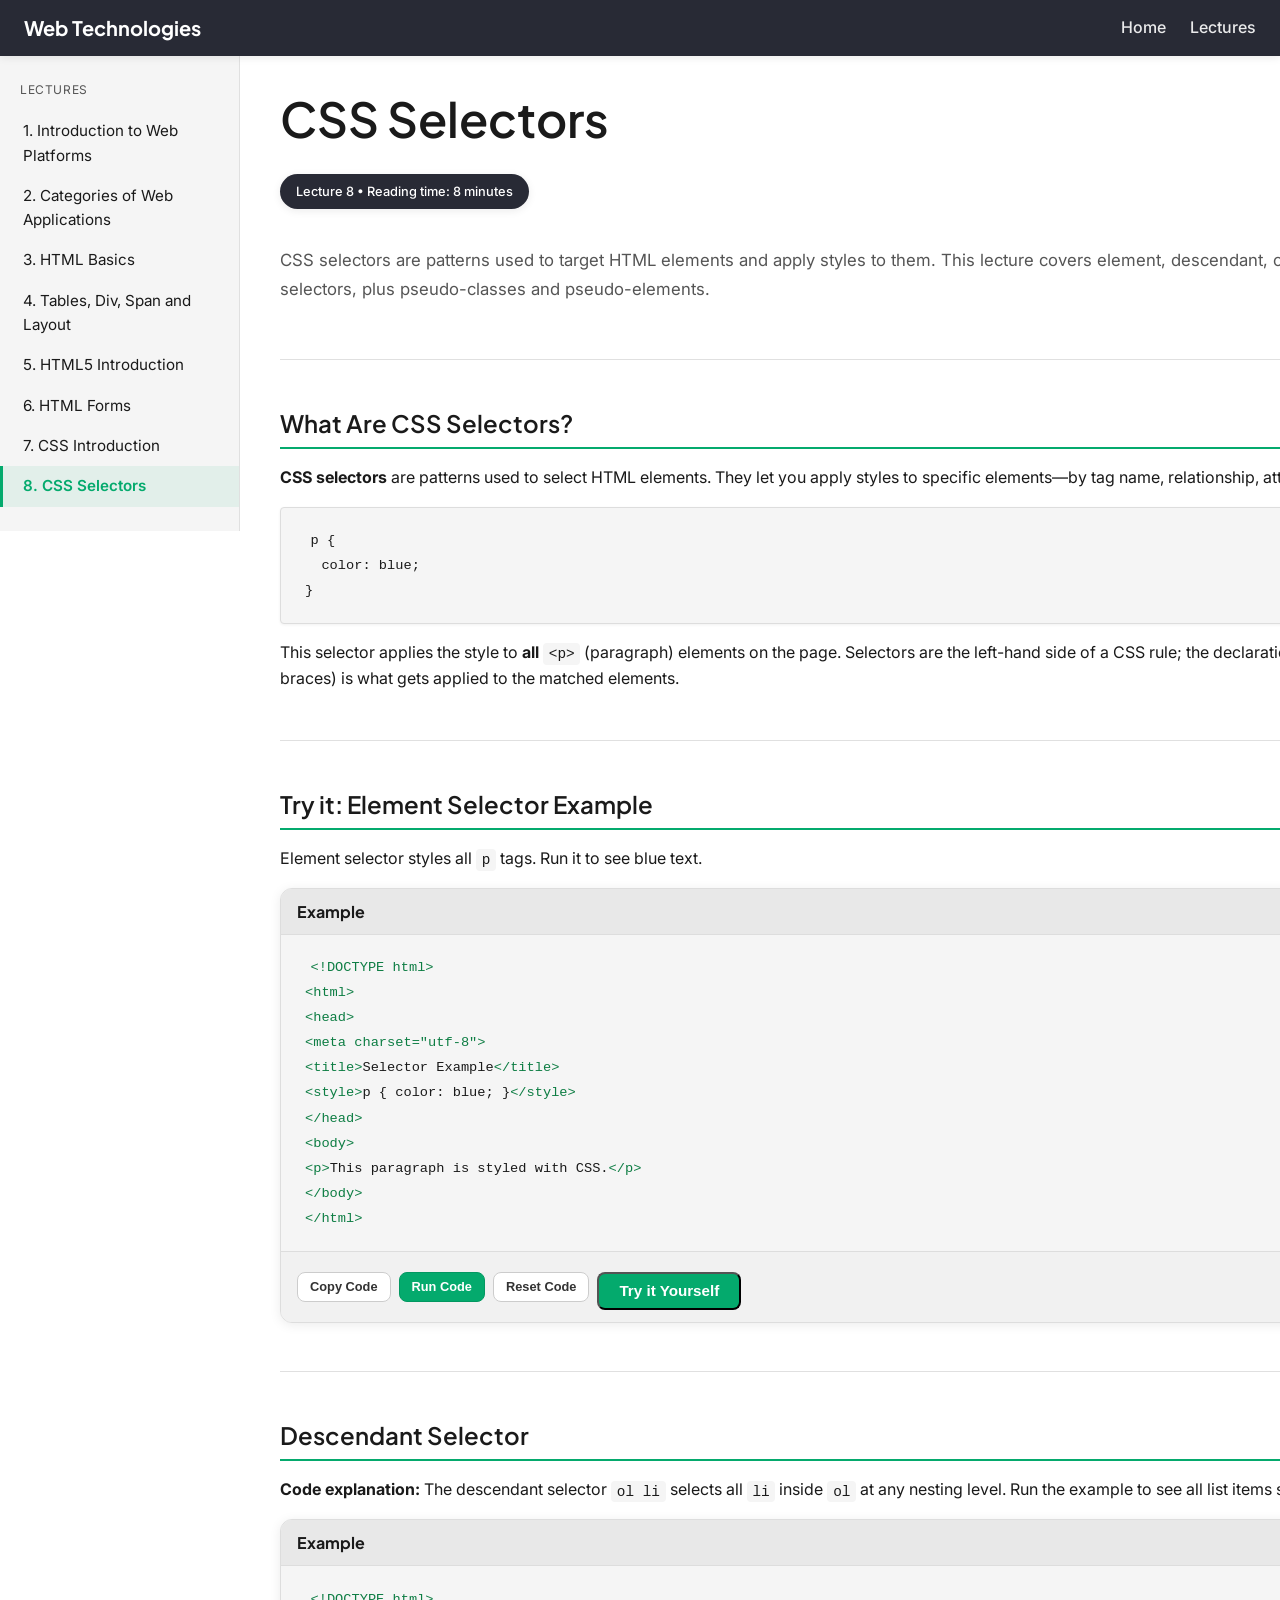
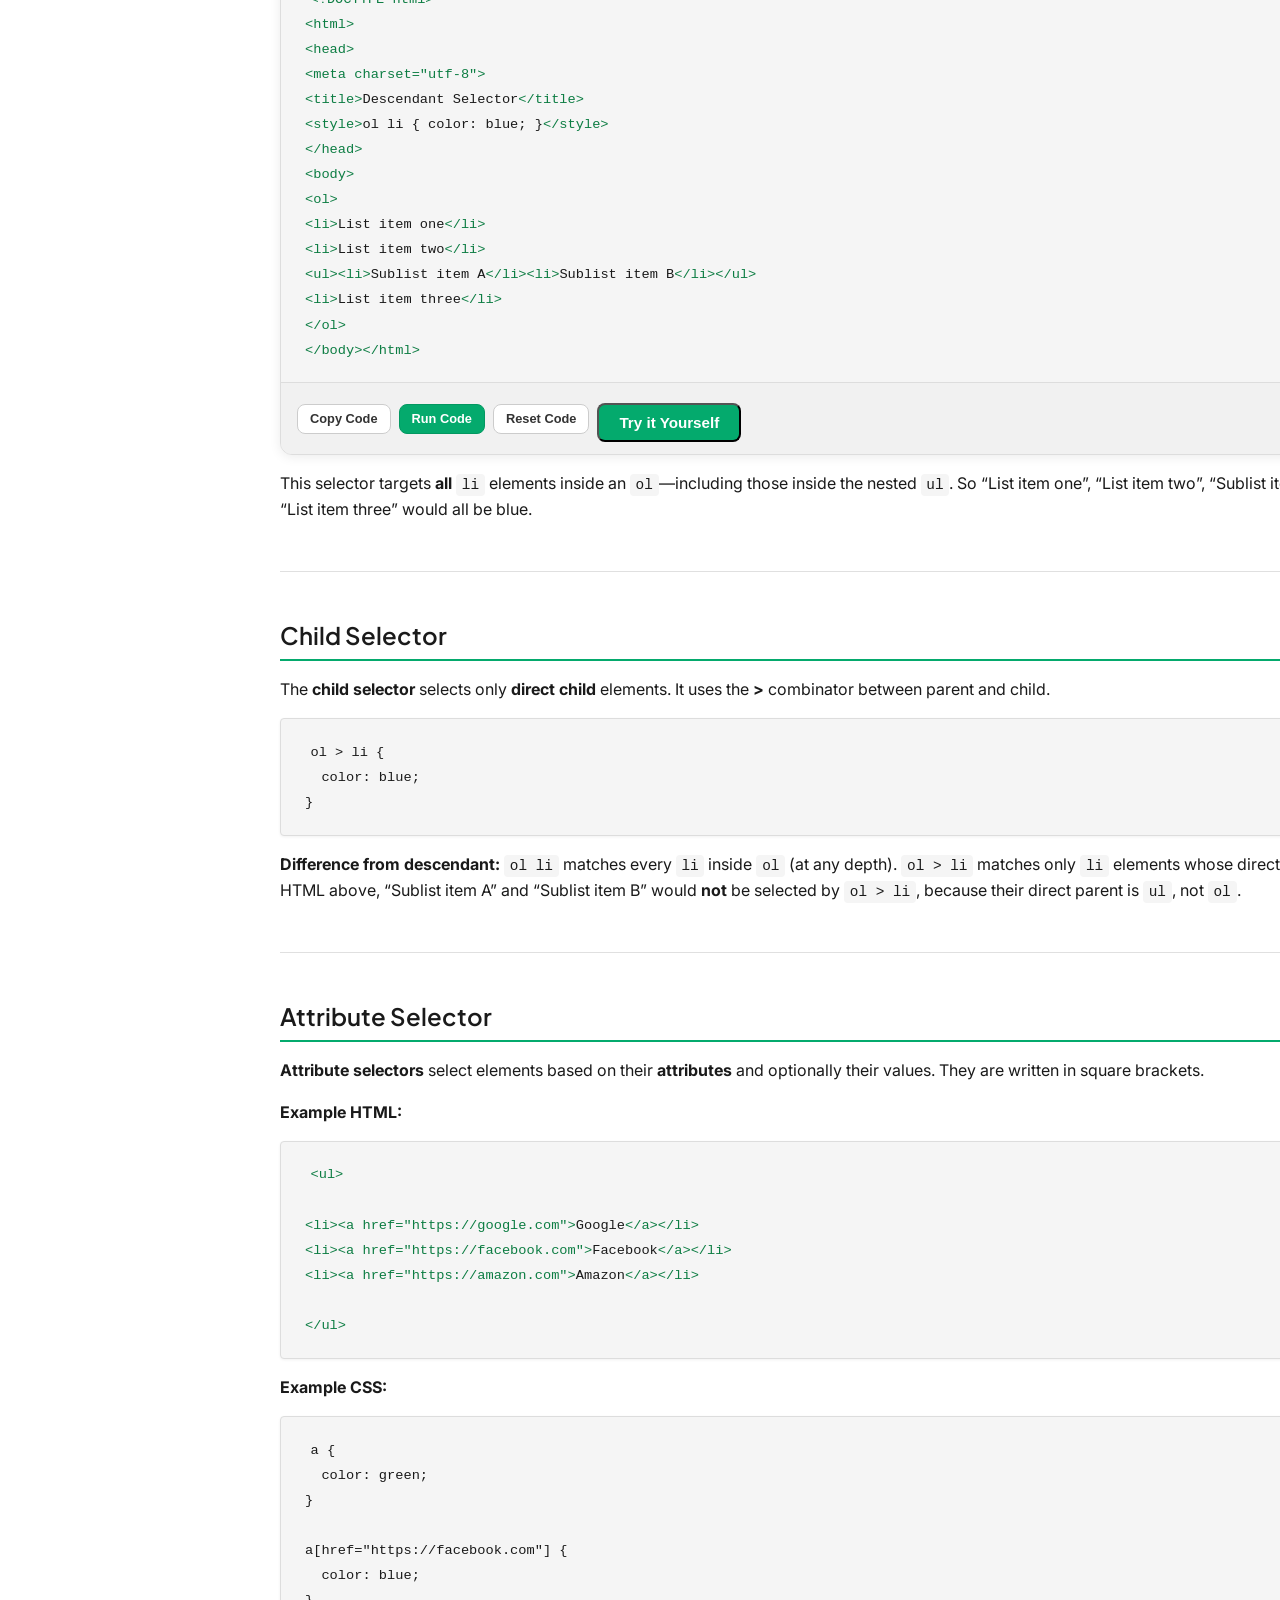
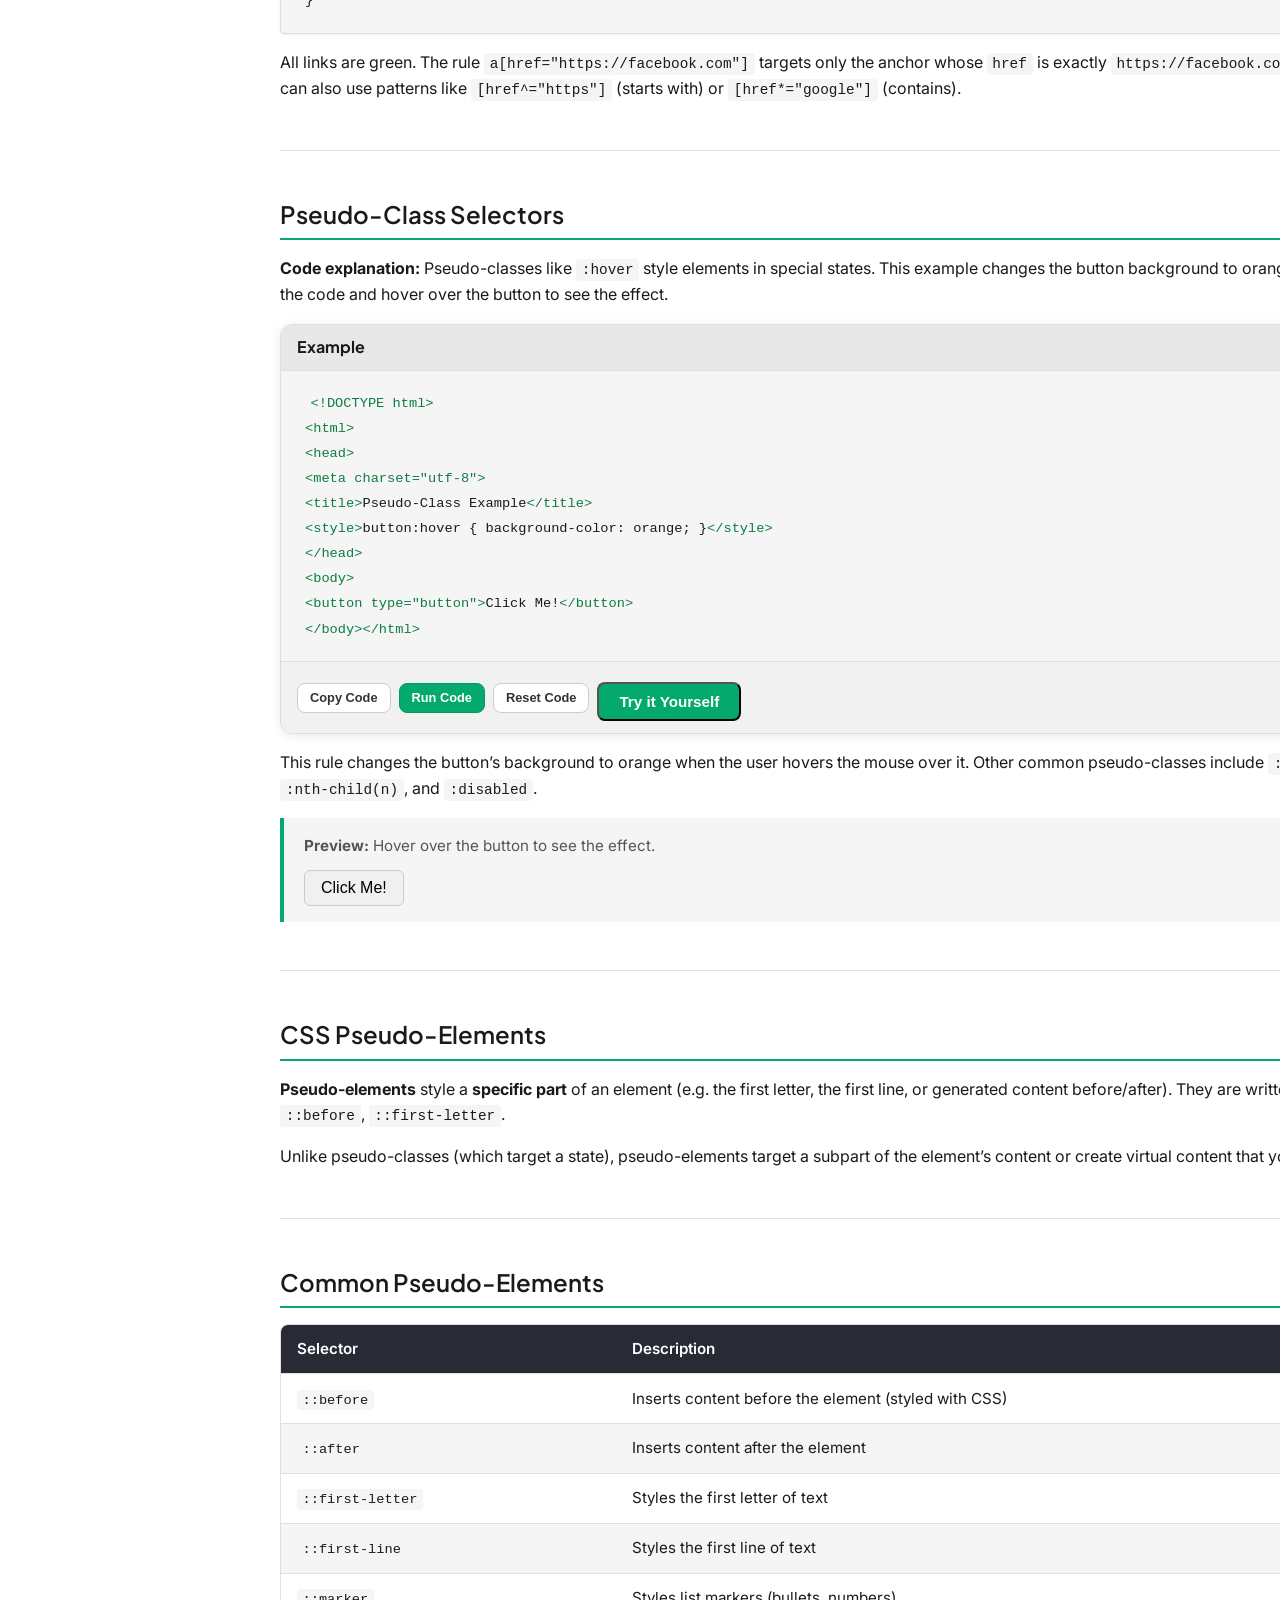
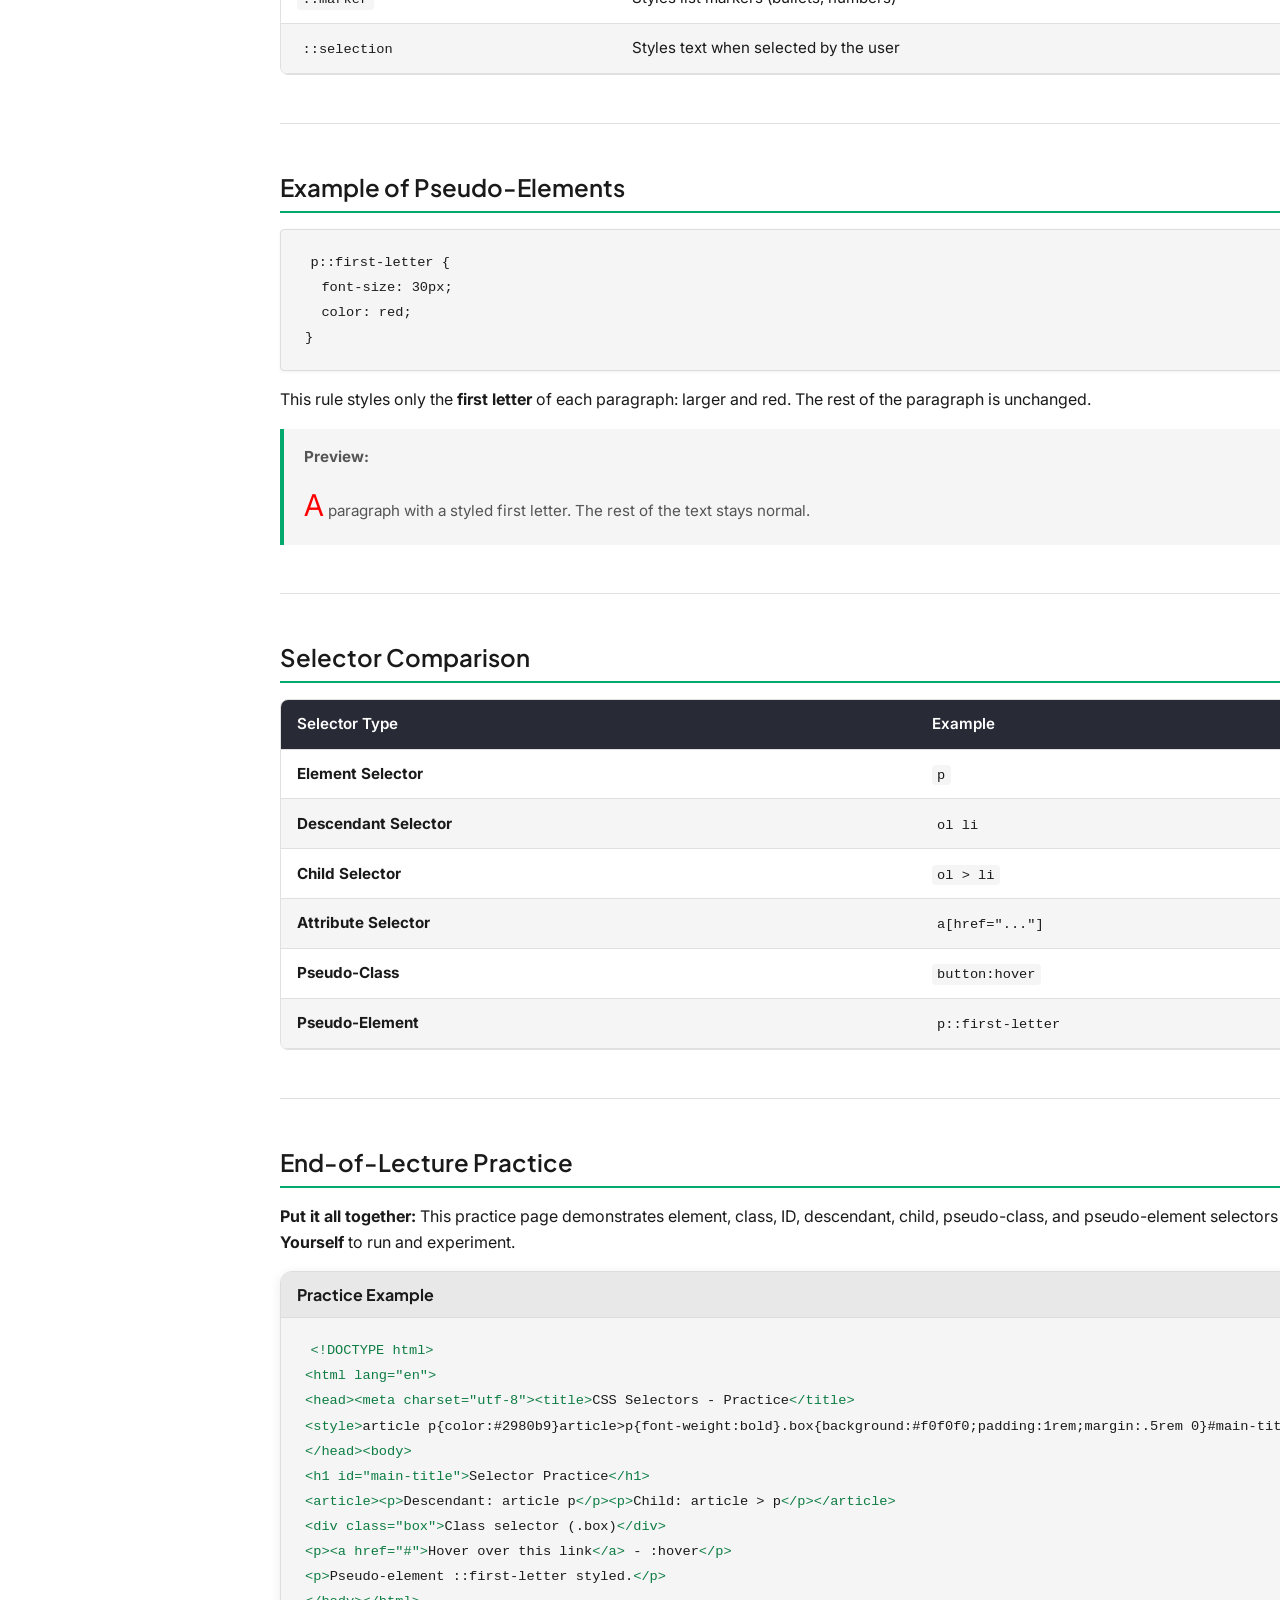
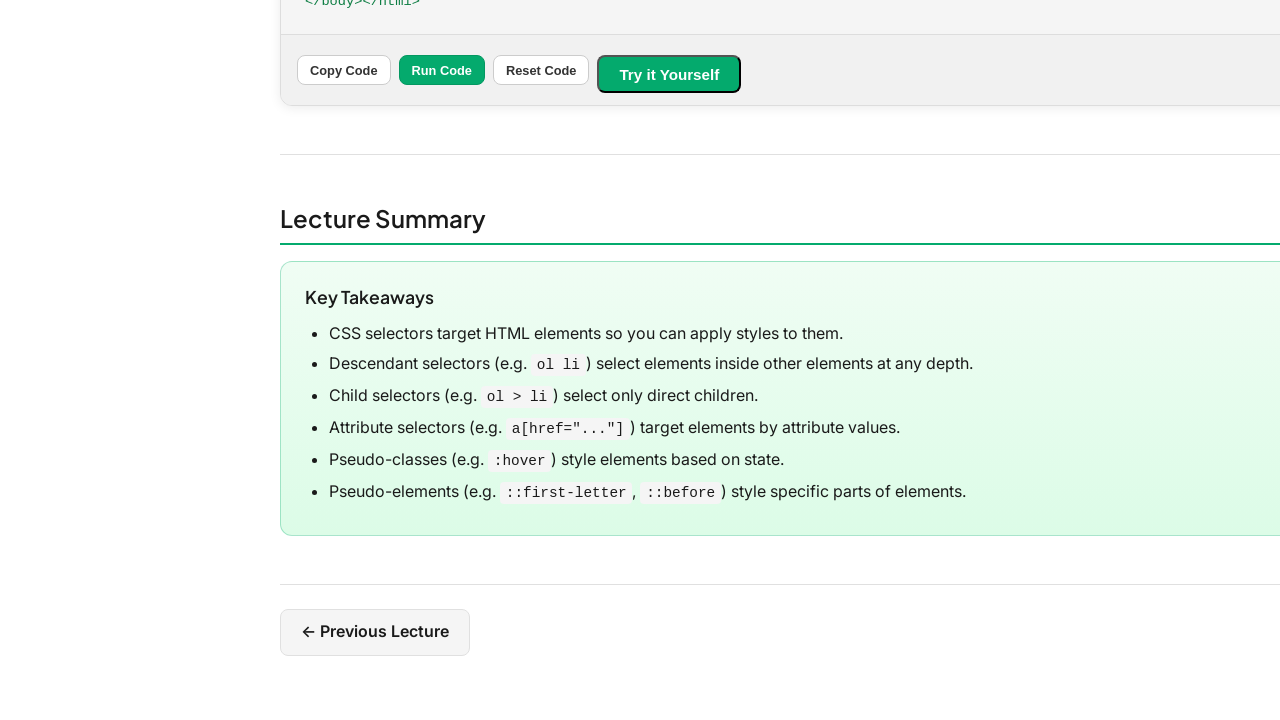
<file: web-technologies/lectures/lecture8.html>
<!DOCTYPE html>
<html lang="en">
<head>
  <meta charset="UTF-8">
  <meta name="viewport" content="width=device-width, initial-scale=1.0">
  <title>Lecture 8: CSS Selectors | Web Technologies</title>
  <link rel="preconnect" href="https://fonts.googleapis.com">
  <link rel="preconnect" href="https://fonts.gstatic.com" crossorigin>
  <link href="https://fonts.googleapis.com/css2?family=Inter:wght@400;500;600;700&family=Plus+Jakarta+Sans:wght@600;700&display=swap" rel="stylesheet">
  <link rel="stylesheet" href="../style.css">
  <style>
    .demo-hover-btn { padding: 0.5rem 1rem; border: 1px solid #ccc; border-radius: 6px; cursor: pointer; background: #f0f0f0; font-size: 1rem; }
    .demo-hover-btn:hover { background-color: orange; color: #1a1a1a; }
    .demo-first-letter::first-letter { font-size: 30px; color: red; }
  </style>
</head>
<body>
  <header class="navbar">
    <a href="../index.html" class="navbar__brand">Web Technologies</a>
    <button class="navbar__toggle" type="button" aria-label="Toggle menu" aria-expanded="false" aria-controls="nav-links">&#9776;</button>
    <ul class="navbar__links" id="nav-links">
      <li><a href="../index.html">Home</a></li>
      <li><a href="../index.html#lectures">Lectures</a></li>
    </ul>
  </header>

  <div class="lecture-layout">
    <aside class="lecture-sidebar">
      <div class="lecture-sidebar__title">Lectures</div>
      <ul class="lecture-sidebar__list">
        <li><a href="lecture1.html">1. Introduction to Web Platforms</a></li>
        <li><a href="lecture2.html">2. Categories of Web Applications</a></li>
        <li><a href="lecture3.html">3. HTML Basics</a></li>
        <li><a href="lecture4.html">4. Tables, Div, Span and Layout</a></li>
        <li><a href="lecture5.html">5. HTML5 Introduction</a></li>
        <li><a href="lecture6.html">6. HTML Forms</a></li>
        <li><a href="lecture7.html">7. CSS Introduction</a></li>
        <li><a href="lecture8.html">8. CSS Selectors</a></li>
      </ul>
    </aside>
    <main class="lecture-main">
      <section id="intro" class="tutorial-section">
        <h1>CSS Selectors</h1>
        <span class="lecture-badge">Lecture 8 &bull; Reading time: 8 minutes</span>
        <p class="lecture-summary">
          CSS selectors are patterns used to target HTML elements and apply styles to them. This lecture covers element, descendant, child, and attribute selectors, plus pseudo-classes and pseudo-elements.
        </p>
      </section>

      <section id="what-are-selectors" class="tutorial-section">
        <h2>What Are CSS Selectors?</h2>
        <p>
          <strong>CSS selectors</strong> are patterns used to select HTML elements. They let you apply styles to specific elements—by tag name, relationship, attribute, or state.
        </p>
        <pre class="pre-block"><code>p {
  color: blue;
}</code></pre>
        <p>This selector applies the style to <strong>all</strong> <code>&lt;p&gt;</code> (paragraph) elements on the page. Selectors are the left-hand side of a CSS rule; the declaration block (inside the braces) is what gets applied to the matched elements.</p>
      </section>

      <section id="try-selector-example" class="tutorial-section code-section">
        <h2>Try it: Element Selector Example</h2>
        <p>Element selector styles all <code>p</code> tags. Run it to see blue text.</p>
        <div class="code-block-wrap" data-initial-code="[base64]">
          <div class="code-block-header">Example</div>
          <pre class="pre-block"><code><span class="tag">&lt;!DOCTYPE html&gt;</span>
<span class="tag">&lt;html&gt;</span>
<span class="tag">&lt;head&gt;</span>
<span class="tag">&lt;meta charset="utf-8"&gt;</span>
<span class="tag">&lt;title&gt;</span>Selector Example<span class="tag">&lt;/title&gt;</span>
<span class="tag">&lt;style&gt;</span>p { color: blue; }<span class="tag">&lt;/style&gt;</span>
<span class="tag">&lt;/head&gt;</span>
<span class="tag">&lt;body&gt;</span>
<span class="tag">&lt;p&gt;</span>This paragraph is styled with CSS.<span class="tag">&lt;/p&gt;</span>
<span class="tag">&lt;/body&gt;</span>
<span class="tag">&lt;/html&gt;</span></code></pre>
          <div class="code-block-actions">
            <button type="button" class="btn-code copy-code-btn">Copy Code</button>
            <button type="button" class="btn-code run-code-btn">Run Code</button>
            <button type="button" class="btn-code reset-code-btn">Reset Code</button>
            <button type="button" class="btn try-example-btn">Try it Yourself</button>
          </div>
        </div>
      </section>

      <section id="descendant-selector" class="tutorial-section code-section">
        <h2>Descendant Selector</h2>
        <p><strong>Code explanation:</strong> The descendant selector <code>ol li</code> selects all <code>li</code> inside <code>ol</code> at any nesting level. Run the example to see all list items styled blue.</p>
        <div class="code-block-wrap" data-initial-code="[base64]">
          <div class="code-block-header">Example</div>
          <pre class="pre-block"><code><span class="tag">&lt;!DOCTYPE html&gt;</span>
<span class="tag">&lt;html&gt;</span>
<span class="tag">&lt;head&gt;</span>
<span class="tag">&lt;meta charset="utf-8"&gt;</span>
<span class="tag">&lt;title&gt;</span>Descendant Selector<span class="tag">&lt;/title&gt;</span>
<span class="tag">&lt;style&gt;</span>ol li { color: blue; }<span class="tag">&lt;/style&gt;</span>
<span class="tag">&lt;/head&gt;</span>
<span class="tag">&lt;body&gt;</span>
<span class="tag">&lt;ol&gt;</span>
<span class="tag">&lt;li&gt;</span>List item one<span class="tag">&lt;/li&gt;</span>
<span class="tag">&lt;li&gt;</span>List item two<span class="tag">&lt;/li&gt;</span>
<span class="tag">&lt;ul&gt;</span><span class="tag">&lt;li&gt;</span>Sublist item A<span class="tag">&lt;/li&gt;</span><span class="tag">&lt;li&gt;</span>Sublist item B<span class="tag">&lt;/li&gt;</span><span class="tag">&lt;/ul&gt;</span>
<span class="tag">&lt;li&gt;</span>List item three<span class="tag">&lt;/li&gt;</span>
<span class="tag">&lt;/ol&gt;</span>
<span class="tag">&lt;/body&gt;</span><span class="tag">&lt;/html&gt;</span></code></pre>
          <div class="code-block-actions">
            <button type="button" class="btn-code copy-code-btn">Copy Code</button>
            <button type="button" class="btn-code run-code-btn">Run Code</button>
            <button type="button" class="btn-code reset-code-btn">Reset Code</button>
            <button type="button" class="btn try-example-btn">Try it Yourself</button>
          </div>
        </div>
        <p>This selector targets <strong>all</strong> <code>li</code> elements inside an <code>ol</code>—including those inside the nested <code>ul</code>. So “List item one”, “List item two”, “Sublist item A”, “Sublist item B”, and “List item three” would all be blue.</p>
      </section>

      <section id="child-selector" class="tutorial-section">
        <h2>Child Selector</h2>
        <p>
          The <strong>child selector</strong> selects only <strong>direct child</strong> elements. It uses the <strong>&gt;</strong> combinator between parent and child.
        </p>
        <pre class="pre-block"><code>ol &gt; li {
  color: blue;
}</code></pre>
        <p><strong>Difference from descendant:</strong> <code>ol li</code> matches every <code>li</code> inside <code>ol</code> (at any depth). <code>ol &gt; li</code> matches only <code>li</code> elements whose direct parent is <code>ol</code>. So with the HTML above, “Sublist item A” and “Sublist item B” would <strong>not</strong> be selected by <code>ol &gt; li</code>, because their direct parent is <code>ul</code>, not <code>ol</code>.</p>
      </section>

      <section id="attribute-selector" class="tutorial-section">
        <h2>Attribute Selector</h2>
        <p>
          <strong>Attribute selectors</strong> select elements based on their <strong>attributes</strong> and optionally their values. They are written in square brackets.
        </p>
        <p><strong>Example HTML:</strong></p>
        <pre class="pre-block"><code><span class="tag">&lt;ul&gt;</span>

<span class="tag">&lt;li&gt;</span><span class="tag">&lt;a href="https://google.com"&gt;</span>Google<span class="tag">&lt;/a&gt;</span><span class="tag">&lt;/li&gt;</span>
<span class="tag">&lt;li&gt;</span><span class="tag">&lt;a href="https://facebook.com"&gt;</span>Facebook<span class="tag">&lt;/a&gt;</span><span class="tag">&lt;/li&gt;</span>
<span class="tag">&lt;li&gt;</span><span class="tag">&lt;a href="https://amazon.com"&gt;</span>Amazon<span class="tag">&lt;/a&gt;</span><span class="tag">&lt;/li&gt;</span>

<span class="tag">&lt;/ul&gt;</span></code></pre>
        <p><strong>Example CSS:</strong></p>
        <pre class="pre-block"><code>a {
  color: green;
}

a[href="https://facebook.com"] {
  color: blue;
}</code></pre>
        <p>All links are green. The rule <code>a[href="https://facebook.com"]</code> targets only the anchor whose <code>href</code> is exactly <code>https://facebook.com</code>, so that link is blue. You can also use patterns like <code>[href^="https"]</code> (starts with) or <code>[href*="google"]</code> (contains).</p>
      </section>

      <section id="pseudo-class" class="tutorial-section code-section">
        <h2>Pseudo-Class Selectors</h2>
        <p><strong>Code explanation:</strong> Pseudo-classes like <code>:hover</code> style elements in special states. This example changes the button background to orange when you hover. Run the code and hover over the button to see the effect.</p>
        <div class="code-block-wrap" data-initial-code="[base64]">
          <div class="code-block-header">Example</div>
          <pre class="pre-block"><code><span class="tag">&lt;!DOCTYPE html&gt;</span>
<span class="tag">&lt;html&gt;</span>
<span class="tag">&lt;head&gt;</span>
<span class="tag">&lt;meta charset="utf-8"&gt;</span>
<span class="tag">&lt;title&gt;</span>Pseudo-Class Example<span class="tag">&lt;/title&gt;</span>
<span class="tag">&lt;style&gt;</span>button:hover { background-color: orange; }<span class="tag">&lt;/style&gt;</span>
<span class="tag">&lt;/head&gt;</span>
<span class="tag">&lt;body&gt;</span>
<span class="tag">&lt;button type="button"&gt;</span>Click Me!<span class="tag">&lt;/button&gt;</span>
<span class="tag">&lt;/body&gt;</span><span class="tag">&lt;/html&gt;</span></code></pre>
          <div class="code-block-actions">
            <button type="button" class="btn-code copy-code-btn">Copy Code</button>
            <button type="button" class="btn-code run-code-btn">Run Code</button>
            <button type="button" class="btn-code reset-code-btn">Reset Code</button>
            <button type="button" class="btn try-example-btn">Try it Yourself</button>
          </div>
        </div>
        <p>This rule changes the button’s background to orange when the user hovers the mouse over it. Other common pseudo-classes include <code>:focus</code>, <code>:first-child</code>, <code>:nth-child(n)</code>, and <code>:disabled</code>.</p>
        <div class="info-box">
          <strong>Preview:</strong> Hover over the button to see the effect.
          <div style="margin-top:0.75rem;">
            <button type="button" class="demo-hover-btn">Click Me!</button>
          </div>
        </div>
      </section>

      <section id="pseudo-elements" class="tutorial-section">
        <h2>CSS Pseudo-Elements</h2>
        <p>
          <strong>Pseudo-elements</strong> style a <strong>specific part</strong> of an element (e.g. the first letter, the first line, or generated content before/after). They are written with two colons, e.g. <code>::before</code>, <code>::first-letter</code>.
        </p>
        <p>Unlike pseudo-classes (which target a state), pseudo-elements target a subpart of the element’s content or create virtual content that you can style.</p>
      </section>

      <section id="common-pseudo-elements" class="tutorial-section">
        <h2>Common Pseudo-Elements</h2>
        <div class="table-wrapper">
          <table class="tutorial-table">
            <thead>
              <tr>
                <th>Selector</th>
                <th>Description</th>
              </tr>
            </thead>
            <tbody>
              <tr><td><code>::before</code></td><td>Inserts content before the element (styled with CSS)</td></tr>
              <tr><td><code>::after</code></td><td>Inserts content after the element</td></tr>
              <tr><td><code>::first-letter</code></td><td>Styles the first letter of text</td></tr>
              <tr><td><code>::first-line</code></td><td>Styles the first line of text</td></tr>
              <tr><td><code>::marker</code></td><td>Styles list markers (bullets, numbers)</td></tr>
              <tr><td><code>::selection</code></td><td>Styles text when selected by the user</td></tr>
            </tbody>
          </table>
        </div>
      </section>

      <section id="pseudo-element-example" class="tutorial-section">
        <h2>Example of Pseudo-Elements</h2>
        <pre class="pre-block"><code>p::first-letter {
  font-size: 30px;
  color: red;
}</code></pre>
        <p>This rule styles only the <strong>first letter</strong> of each paragraph: larger and red. The rest of the paragraph is unchanged.</p>
        <div class="info-box">
          <strong>Preview:</strong>
          <p class="demo-first-letter" style="margin:0.75rem 0 0;">A paragraph with a styled first letter. The rest of the text stays normal.</p>
        </div>
      </section>

      <section id="selector-comparison" class="tutorial-section">
        <h2>Selector Comparison</h2>
        <div class="table-wrapper">
          <table class="tutorial-table">
            <thead>
              <tr>
                <th>Selector Type</th>
                <th>Example</th>
              </tr>
            </thead>
            <tbody>
              <tr><td><strong>Element Selector</strong></td><td><code>p</code></td></tr>
              <tr><td><strong>Descendant Selector</strong></td><td><code>ol li</code></td></tr>
              <tr><td><strong>Child Selector</strong></td><td><code>ol &gt; li</code></td></tr>
              <tr><td><strong>Attribute Selector</strong></td><td><code>a[href="..."]</code></td></tr>
              <tr><td><strong>Pseudo-Class</strong></td><td><code>button:hover</code></td></tr>
              <tr><td><strong>Pseudo-Element</strong></td><td><code>p::first-letter</code></td></tr>
            </tbody>
          </table>
        </div>
      </section>

      <section id="practice" class="tutorial-section code-section">
        <h2>End-of-Lecture Practice</h2>
        <p><strong>Put it all together:</strong> This practice page demonstrates element, class, ID, descendant, child, pseudo-class, and pseudo-element selectors from Lecture 8. Use <strong>Try it Yourself</strong> to run and experiment.</p>
        <div class="code-block-wrap" data-initial-code="[base64]">
          <div class="code-block-header">Practice Example</div>
          <pre class="pre-block"><code><span class="tag">&lt;!DOCTYPE html&gt;</span>
<span class="tag">&lt;html lang="en"&gt;</span>
<span class="tag">&lt;head&gt;</span><span class="tag">&lt;meta charset="utf-8"&gt;</span><span class="tag">&lt;title&gt;</span>CSS Selectors - Practice<span class="tag">&lt;/title&gt;</span>
<span class="tag">&lt;style&gt;</span>article p{color:#2980b9}article&gt;p{font-weight:bold}.box{background:#f0f0f0;padding:1rem;margin:.5rem 0}#main-title{color:#2c3e50}a:hover{color:orange}p::first-letter{font-size:1.5em;color:#e74c3c}<span class="tag">&lt;/style&gt;</span>
<span class="tag">&lt;/head&gt;</span><span class="tag">&lt;body&gt;</span>
<span class="tag">&lt;h1 id="main-title"&gt;</span>Selector Practice<span class="tag">&lt;/h1&gt;</span>
<span class="tag">&lt;article&gt;</span><span class="tag">&lt;p&gt;</span>Descendant: article p<span class="tag">&lt;/p&gt;</span><span class="tag">&lt;p&gt;</span>Child: article &gt; p<span class="tag">&lt;/p&gt;</span><span class="tag">&lt;/article&gt;</span>
<span class="tag">&lt;div class="box"&gt;</span>Class selector (.box)<span class="tag">&lt;/div&gt;</span>
<span class="tag">&lt;p&gt;</span><span class="tag">&lt;a href="#"&gt;</span>Hover over this link<span class="tag">&lt;/a&gt;</span> - :hover<span class="tag">&lt;/p&gt;</span>
<span class="tag">&lt;p&gt;</span>Pseudo-element ::first-letter styled.<span class="tag">&lt;/p&gt;</span>
<span class="tag">&lt;/body&gt;</span><span class="tag">&lt;/html&gt;</span></code></pre>
          <div class="code-block-actions">
            <button type="button" class="btn-code copy-code-btn">Copy Code</button>
            <button type="button" class="btn-code run-code-btn">Run Code</button>
            <button type="button" class="btn-code reset-code-btn">Reset Code</button>
            <button type="button" class="btn try-example-btn">Try it Yourself</button>
          </div>
        </div>
      </section>

      <section id="summary" class="tutorial-section">
        <h2>Lecture Summary</h2>
        <div class="summary-box">
          <h3>Key Takeaways</h3>
          <ul>
            <li>CSS selectors target HTML elements so you can apply styles to them.</li>
            <li>Descendant selectors (e.g. <code>ol li</code>) select elements inside other elements at any depth.</li>
            <li>Child selectors (e.g. <code>ol &gt; li</code>) select only direct children.</li>
            <li>Attribute selectors (e.g. <code>a[href="..."]</code>) target elements by attribute values.</li>
            <li>Pseudo-classes (e.g. <code>:hover</code>) style elements based on state.</li>
            <li>Pseudo-elements (e.g. <code>::first-letter</code>, <code>::before</code>) style specific parts of elements.</li>
          </ul>
        </div>
      </section>

      <nav class="lecture-nav-buttons">
        <a href="lecture7.html" class="btn btn--secondary">&#8592; Previous Lecture</a>
        <a href="lecture1.html" class="btn">Next Lecture &#8594;</a>
      </nav>
    </main>
  </div>
  <script src="../script.js"></script>
</body>
</html>
</file>
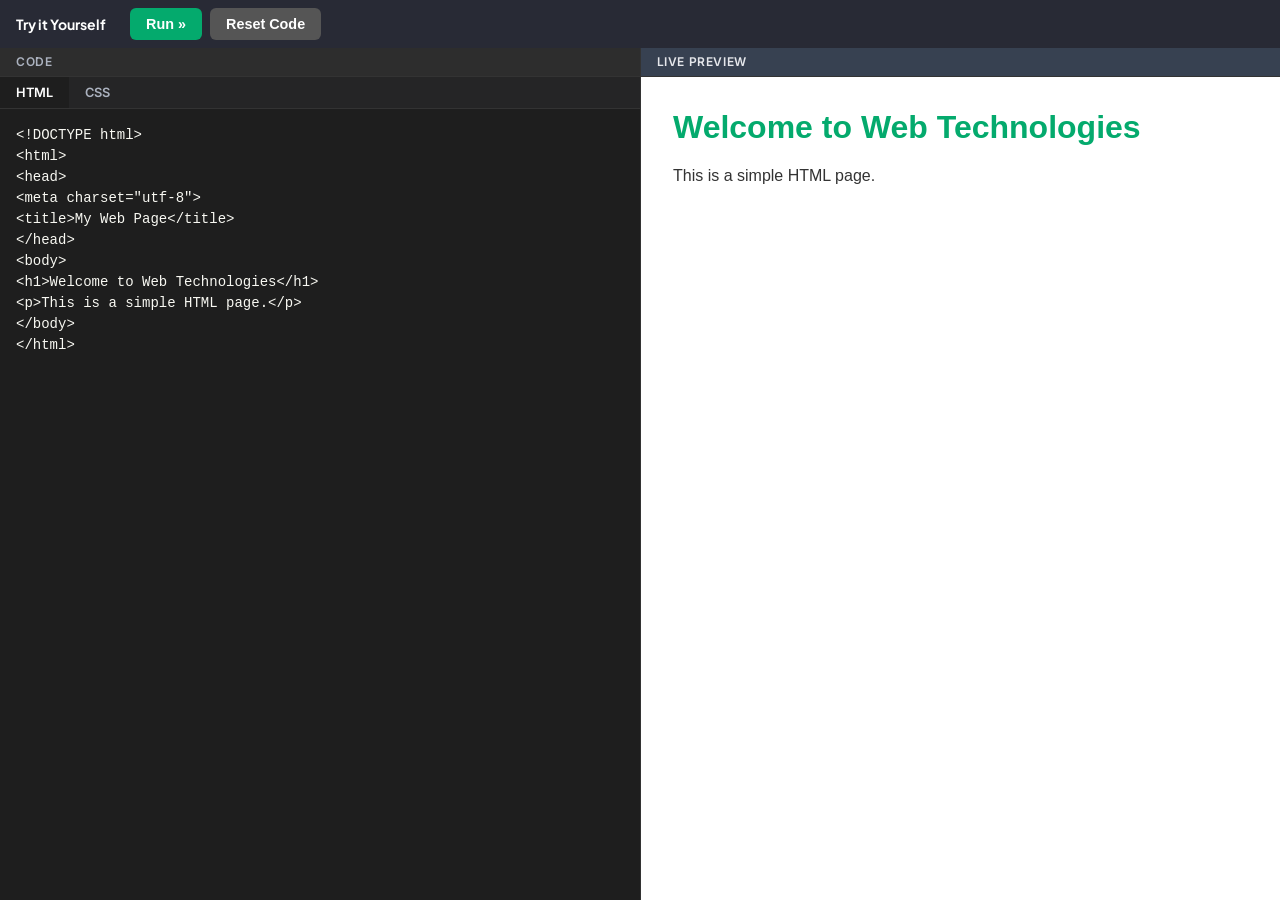
<file: web-technologies/lectures/try-editor.html>
<!DOCTYPE html>
<html lang="en">
<head>
  <meta charset="UTF-8">
  <meta name="viewport" content="width=device-width, initial-scale=1.0">
  <title>Try it Yourself - Web Technologies</title>
  <link rel="preconnect" href="https://fonts.googleapis.com">
  <link rel="preconnect" href="https://fonts.gstatic.com" crossorigin>
  <link href="https://fonts.googleapis.com/css2?family=Inter:wght@400;500;600&family=Plus+Jakarta+Sans:wght@600;700&display=swap" rel="stylesheet">
  <style>
    :root {
      --primary: #04aa6d;
      --primary-dark: #039861;
      --dark-bg: #1e1e1e;
      --dark-border: #333;
      --toolbar-bg: #282a35;
      --text: #f8f8f2;
      --text-muted: #abb2bf;
    }
    * { box-sizing: border-box; }
    body { margin: 0; font-family: 'Inter', sans-serif; font-size: 14px; color: #1a1a1a; background: #f5f5f5; }
    .editor-page { display: flex; flex-direction: column; height: 100vh; }
    .editor-toolbar {
      display: flex; align-items: center; gap: 0.5rem; padding: 0.5rem 1rem;
      background: var(--toolbar-bg); color: #fff; flex-shrink: 0;
    }
    .editor-toolbar .title { font-weight: 700; font-family: 'Plus Jakarta Sans', sans-serif; margin-right: 1rem; }
    .editor-toolbar .btn {
      padding: 0.5rem 1rem; border: none; border-radius: 6px; font-weight: 600; cursor: pointer;
      font-size: 0.9rem; transition: background 0.2s, transform 0.1s;
    }
    .editor-toolbar .btn:active { transform: scale(0.98); }
    .back-to-lecture {
      color: #fff; text-decoration: none; font-size: 0.9rem; margin-right: auto;
      padding: 0.4rem 0.75rem; border-radius: 6px; transition: background 0.2s;
    }
    .back-to-lecture:hover { background: rgba(255,255,255,0.15); color: #fff; }
    .btn-run { background: var(--primary); color: #fff; }
    .btn-run:hover { background: var(--primary-dark); }
    .btn-reset { background: #555; color: #fff; }
    .btn-reset:hover { background: #666; }
    .editor-split { display: flex; flex: 1; min-height: 0; }
    .editor-pane {
      flex: 1; display: flex; flex-direction: column; min-width: 0; border-right: 1px solid var(--dark-border);
    }
    .editor-pane:last-child { border-right: none; }
    .pane-label {
      padding: 0.4rem 1rem; font-size: 0.75rem; font-weight: 600; text-transform: uppercase; letter-spacing: 0.05em;
      background: #2d2d2d; color: var(--text-muted); border-bottom: 1px solid var(--dark-border);
    }
    .preview-pane .pane-label { background: #374151; color: #e5e7eb; }
    .code-tabs {
      display: flex; background: #252526; border-bottom: 1px solid var(--dark-border);
    }
    .code-tab {
      padding: 0.5rem 1rem; font-size: 0.8rem; font-weight: 600; cursor: pointer; color: var(--text-muted);
      border: none; background: none; font-family: inherit;
    }
    .code-tab:hover { color: #fff; }
    .code-tab.active { color: #fff; background: var(--dark-bg); }
    .code-panel { display: none; flex: 1; flex-direction: column; min-height: 0; }
    .code-panel.active { display: flex; }
    .editor-wrap { flex: 1; display: flex; min-height: 0; overflow: hidden; }
    .editor-textarea {
      flex: 1; width: 100%; min-height: 120px; padding: 1rem; margin: 0; resize: none; border: none;
      background: var(--dark-bg); color: var(--text); font-family: 'Consolas', 'Monaco', 'Courier New', monospace;
      font-size: 14px; line-height: 1.5; outline: none; tab-size: 4;
    }
    .preview-frame-wrap { flex: 1; min-height: 0; background: #fff; }
    .preview-frame {
      width: 100%; height: 100%; min-height: 200px; border: none; display: block; background: #fff;
    }
    @media (max-width: 768px) {
      .editor-split { flex-direction: column; }
      .editor-pane { border-right: none; border-bottom: 1px solid var(--dark-border); }
    }
  </style>
</head>
<body>
  <div class="editor-page">
    <div class="editor-toolbar">
      <a href="#" id="back-link" class="back-to-lecture" style="display:none;">&larr; Back to Lecture</a>
      <span class="title">Try it Yourself</span>
      <button type="button" class="btn btn-run" id="run-btn">Run &raquo;</button>
      <button type="button" class="btn btn-reset" id="reset-btn">Reset Code</button>
    </div>
    <div class="editor-split">
      <div class="editor-pane">
        <div class="pane-label">Code</div>
        <div class="code-tabs">
          <button type="button" class="code-tab active" data-tab="html">HTML</button>
          <button type="button" class="code-tab" data-tab="css">CSS</button>
        </div>
        <div class="code-panel active" id="panel-html">
          <div class="editor-wrap">
            <textarea class="editor-textarea" id="code-html" spellcheck="false" placeholder="Enter HTML..."></textarea>
          </div>
        </div>
        <div class="code-panel" id="panel-css">
          <div class="editor-wrap">
            <textarea class="editor-textarea" id="code-css" spellcheck="false" placeholder="Enter CSS..."></textarea>
          </div>
        </div>
      </div>
      <div class="editor-pane preview-pane">
        <div class="pane-label">Live Preview</div>
        <div class="preview-frame-wrap">
          <iframe class="preview-frame" id="preview-frame" title="Live preview"></iframe>
        </div>
      </div>
    </div>
  </div>
  <script>
    (function () {
      var DEFAULT_HTML = '<!DOCTYPE html>\n<html>\n<head>\n<meta charset="utf-8">\n<title>My Web Page<\/title>\n<\/head>\n<body>\n<h1>Welcome to Web Technologies<\/h1>\n<p>This is a simple HTML page.<\/p>\n<\/body>\n<\/html>';
      var DEFAULT_CSS = 'body { font-family: sans-serif; margin: 2rem; }\nh1 { color: #04aa6d; }\np { color: #333; }';
      var htmlEditor = document.getElementById('code-html');
      var cssEditor = document.getElementById('code-css');
      var preview = document.getElementById('preview-frame');
      var runBtn = document.getElementById('run-btn');
      var resetBtn = document.getElementById('reset-btn');
      var backLink = document.getElementById('back-link');

      function getQueryParam(name) {
        var params = new URLSearchParams(window.location.search);
        return params.get(name);
      }

      function getInitialCode() {
        var codeParam = getQueryParam('code');
        if (codeParam) {
          try {
            // base64 + becomes space in url, need to fix before decoding
            var b64 = codeParam.replace(/ /g, '+');
            var decoded = atob(b64);
            try {
              return decodeURIComponent(escape(decoded));
            } catch (e) {
              return decoded;
            }
          } catch (e) {}
        }
        try {
          var stored = sessionStorage.getItem('tryEditorCode');
          if (stored) return stored;
        } catch (e) {}
        return null;
      }

      function wrapFragment(html) {
        if (!html || !html.trim()) return '';
        var t = html.trim();
        if (t.indexOf('<!DOCTYPE') === 0 || t.indexOf('<html') === 0) return html;
        return '<!DOCTYPE html><html><head><meta charset="utf-8"><\/head><body>\n' + html + '\n<\/body><\/html>';
      }

      function buildFullDocument() {
        var html = htmlEditor.value || '';
        var css = (cssEditor.value || '').trim();
        html = wrapFragment(html) || '<!DOCTYPE html><html><head><meta charset="utf-8"><\/head><body><p>Enter HTML and click Run.<\/p><\/body><\/html>';
        if (css) {
          var inject = '<style>\n' + css + '\n<\/style>';
          if (html.indexOf('<\/head>') !== -1) {
            html = html.replace('<\/head>', inject + '\n<\/head>');
          } else if (html.indexOf('<body') !== -1) {
            html = html.replace('<body', '<head><\/head><body');
            html = html.replace('<\/head>', inject + '\n<\/head>');
          } else {
            html = html.replace('<body>', '<head>' + inject + '<\/head><body>');
          }
        }
        return html;
      }

      var lastBlobUrl = null;
      function runCode() {
        var doc = buildFullDocument();
        if (lastBlobUrl) {
          try { URL.revokeObjectURL(lastBlobUrl); } catch (e) {}
          lastBlobUrl = null;
        }
        try {
          var dataUri = 'data:text/html;charset=utf-8,' + encodeURIComponent(doc);
          if (dataUri.length < 2000000) {
            preview.src = dataUri;
            return;
          }
        } catch (e) {}
        try {
          var blob = new Blob([doc], { type: 'text/html;charset=utf-8' });
          var url = URL.createObjectURL(blob);
          lastBlobUrl = url;
          preview.src = url;
        } catch (e) {
          try {
            preview.srcdoc = doc;
          } catch (e2) {
            var iframeDoc = preview.contentDocument || (preview.contentWindow && preview.contentWindow.document);
            if (iframeDoc) {
              iframeDoc.open();
              iframeDoc.write(doc);
              iframeDoc.close();
            }
          }
        }
      }

      function resetCode() {
        htmlEditor.value = DEFAULT_HTML;
        cssEditor.value = DEFAULT_CSS;
        runCode();
      }

      var initial = getInitialCode();
      if (initial) {
        htmlEditor.value = initial;
        cssEditor.value = DEFAULT_CSS;
      } else {
        htmlEditor.value = DEFAULT_HTML;
        cssEditor.value = DEFAULT_CSS;
      }

      function runWhenReady() {
        runCode();
      }
      function scheduleRun() {
        setTimeout(runWhenReady, 50);
      }
      if (document.readyState === 'loading') {
        document.addEventListener('DOMContentLoaded', scheduleRun);
      } else {
        scheduleRun();
      }
      window.addEventListener('load', runWhenReady);

      var returnPage = getQueryParam('return');
      if (returnPage) {
        backLink.href = returnPage;
        backLink.style.display = 'inline-block';
      }

      runBtn.addEventListener('click', function () { runCode(); });
      resetBtn.addEventListener('click', resetCode);

      document.querySelectorAll('.code-tab').forEach(function (tab) {
        tab.addEventListener('click', function () {
          var t = this.getAttribute('data-tab');
          document.querySelectorAll('.code-tab').forEach(function (x) { x.classList.remove('active'); });
          document.querySelectorAll('.code-panel').forEach(function (x) { x.classList.remove('active'); });
          this.classList.add('active');
          document.getElementById('panel-' + t).classList.add('active');
        });
      });

      function handleTab(ta) {
        var start = ta.selectionStart, end = ta.selectionEnd, val = ta.value;
        ta.value = val.slice(0, start) + '\t' + val.slice(end);
        ta.selectionStart = ta.selectionEnd = start + 1;
      }
      htmlEditor.addEventListener('keydown', function (e) { if (e.key === 'Tab') { e.preventDefault(); handleTab(htmlEditor); } });
      cssEditor.addEventListener('keydown', function (e) { if (e.key === 'Tab') { e.preventDefault(); handleTab(cssEditor); } });
    })();
  </script>
</body>
</html>
</file>
<file: web-technologies/style.css>
/* main styles */

:root {
  --color-primary: #04aa6d;
  --color-primary-dark: #039861;
  --color-accent: #282a35;
  --color-bg: #ffffff;
  --color-bg-soft: #f5f5f5;
  --color-text: #1a1a1a;
  --color-text-muted: #555;
  --color-border: #e0e0e0;
  --radius: 8px;
  --radius-lg: 12px;
  --shadow: 0 2px 8px rgba(0, 0, 0, 0.08);
  --shadow-hover: 0 8px 24px rgba(0, 0, 0, 0.12);
  --navbar-height: 56px;
  --sidebar-width: 240px;
  --max-width: 1200px;
  --transition: 0.2s ease;
}

*,
*::before,
*::after {
  box-sizing: border-box;
}

html {
  scroll-behavior: smooth;
}

body {
  margin: 0;
  font-family: 'Inter', -apple-system, BlinkMacSystemFont, 'Segoe UI', sans-serif;
  font-size: 16px;
  line-height: 1.6;
  color: var(--color-text);
  background: var(--color-bg);
}

h1, h2, h3, h4 {
  font-family: 'Plus Jakarta Sans', sans-serif;
  font-weight: 600;
  line-height: 1.3;
  margin-top: 0;
}

h1 { font-size: clamp(2rem, 5vw, 3rem); }
h2 { font-size: 1.75rem; margin-bottom: 1rem; }
h3 { font-size: 1.25rem; }

a {
  color: var(--color-primary);
  text-decoration: none;
  transition: color var(--transition);
}

a:hover {
  color: var(--color-primary-dark);
}

img {
  max-width: 100%;
  height: auto;
}

/* navbar */
.navbar {
  position: sticky;
  top: 0;
  z-index: 100;
  height: var(--navbar-height);
  background: var(--color-accent);
  color: #fff;
  display: flex;
  align-items: center;
  justify-content: space-between;
  padding: 0 1.5rem;
  box-shadow: var(--shadow);
}

.navbar__brand {
  font-family: 'Plus Jakarta Sans', sans-serif;
  font-weight: 700;
  font-size: 1.25rem;
  color: #fff;
}

.navbar__brand:hover {
  color: #fff;
  opacity: 0.9;
}

.navbar__links {
  display: flex;
  align-items: center;
  gap: 1.5rem;
  list-style: none;
  margin: 0;
  padding: 0;
}

.navbar__links a {
  color: rgba(255, 255, 255, 0.9);
  font-weight: 500;
}

.navbar__links a:hover {
  color: #fff;
}

/* mobile menu btn */
.navbar__toggle {
  display: none;
  background: none;
  border: none;
  color: #fff;
  padding: 0.5rem;
  cursor: pointer;
  font-size: 1.5rem;
  line-height: 1;
  aria-label: "Toggle menu";
}

@media (max-width: 768px) {
  .navbar__toggle {
    display: block;
  }

  .navbar__links {
    position: fixed;
    top: var(--navbar-height);
    left: 0;
    right: 0;
    background: var(--color-accent);
    flex-direction: column;
    padding: 1rem;
    gap: 0;
    max-height: 0;
    overflow: hidden;
    opacity: 0;
    transition: max-height 0.3s ease, opacity 0.2s ease;
    box-shadow: var(--shadow);
  }

  .navbar__links.is-open {
    max-height: 80vh;
    opacity: 1;
  }

  .navbar__links li {
    width: 100%;
    border-bottom: 1px solid rgba(255, 255, 255, 0.1);
  }

  .navbar__links a {
    display: block;
    padding: 0.75rem 1rem;
  }
}

/* hero */
.hero {
  background: linear-gradient(180deg, #f8fafc 0%, #e2e8f0 100%);
  padding: 4rem 1.5rem 5rem;
  text-align: center;
}

.hero__title {
  margin-bottom: 0.5rem;
  color: var(--color-text);
}

.hero__subtitle {
  font-size: 1.125rem;
  color: var(--color-text-muted);
  margin-bottom: 1.5rem;
}

.hero__meta {
  font-size: 0.95rem;
  color: var(--color-text-muted);
  margin-bottom: 2rem;
}

.hero__meta a.hero__portfolio {
  color: var(--color-primary);
  text-decoration: none;
}

.hero__meta a.hero__portfolio:hover {
  text-decoration: underline;
}

.hero__cta {
  display: inline-block;
  padding: 0.75rem 1.5rem;
  background: var(--color-primary);
  color: #fff !important;
  font-weight: 600;
  border-radius: var(--radius);
  border: none;
  cursor: pointer;
  transition: background var(--transition), transform var(--transition);
}

.hero__cta:hover {
  background: var(--color-primary-dark);
  color: #fff;
  transform: translateY(-2px);
}

/* container */
.container {
  width: 100%;
  max-width: var(--max-width);
  margin: 0 auto;
  padding: 0 1.5rem;
}

.section {
  padding: 3rem 0;
}

.section__title {
  text-align: center;
  margin-bottom: 2rem;
}

/* lecture grid */
.lecture-grid {
  display: grid;
  grid-template-columns: repeat(auto-fill, minmax(260px, 1fr));
  gap: 1.5rem;
}

.lecture-card {
  background: var(--color-bg);
  border-radius: var(--radius-lg);
  padding: 1.5rem;
  box-shadow: var(--shadow);
  border: 1px solid var(--color-border);
  transition: transform var(--transition), box-shadow var(--transition);
  display: flex;
  flex-direction: column;
}

.lecture-card:hover {
  transform: translateY(-4px);
  box-shadow: var(--shadow-hover);
}

.lecture-card__num {
  font-size: 0.875rem;
  font-weight: 600;
  color: var(--color-primary);
  margin-bottom: 0.5rem;
}

.lecture-card__title {
  font-size: 1.1rem;
  margin-bottom: 0.5rem;
}

.lecture-card__desc {
  font-size: 0.9rem;
  color: var(--color-text-muted);
  margin-bottom: 1rem;
  flex-grow: 1;
}

.lecture-card__btn {
  display: inline-block;
  padding: 0.5rem 1rem;
  background: var(--color-primary);
  color: #fff !important;
  font-weight: 600;
  font-size: 0.9rem;
  border-radius: var(--radius);
  text-align: center;
  transition: background var(--transition);
}

.lecture-card__btn:hover {
  background: var(--color-primary-dark);
  color: #fff;
}

/* footer */
.footer {
  text-align: center;
  padding: 2rem 1.5rem;
  color: var(--color-text-muted);
  font-size: 0.9rem;
  border-top: 1px solid var(--color-border);
  margin-top: 3rem;
}

/* lecture layout */
.lecture-layout {
  display: flex;
  min-height: calc(100vh - var(--navbar-height));
}

.lecture-sidebar {
  width: var(--sidebar-width);
  min-width: var(--sidebar-width);
  background: var(--color-bg-soft);
  border-right: 1px solid var(--color-border);
  padding: 1.5rem 0;
  position: sticky;
  top: var(--navbar-height);
  align-self: flex-start;
  max-height: calc(100vh - var(--navbar-height));
  overflow-y: auto;
}

.lecture-sidebar__title {
  font-size: 0.75rem;
  text-transform: uppercase;
  letter-spacing: 0.05em;
  color: var(--color-text-muted);
  padding: 0 1.25rem;
  margin-bottom: 0.75rem;
}

.lecture-sidebar__list {
  list-style: none;
  margin: 0;
  padding: 0;
}

.lecture-sidebar__list a {
  display: block;
  padding: 0.5rem 1.25rem;
  color: var(--color-text);
  font-size: 0.95rem;
  border-left: 3px solid transparent;
  transition: background var(--transition), color var(--transition), border-color var(--transition);
}

.lecture-sidebar__list a:hover {
  background: rgba(0, 0, 0, 0.04);
  color: var(--color-primary);
}

.lecture-sidebar__list a.is-active {
  background: rgba(4, 170, 109, 0.08);
  color: var(--color-primary);
  font-weight: 600;
  border-left-color: var(--color-primary);
}

.lecture-main {
  flex: 1;
  padding: 2rem 2.5rem 4rem;
  max-width: 100%;
}

.lecture-main h1 {
  margin-bottom: 1rem;
}

.lecture-summary {
  font-size: 1.05rem;
  color: var(--color-text-muted);
  margin-bottom: 1.5rem;
  line-height: 1.7;
}

.lecture-topics {
  margin-bottom: 2rem;
}

.lecture-topics h3 {
  margin-bottom: 0.75rem;
}

.lecture-topics ul {
  margin: 0;
  padding-left: 1.5rem;
}

.lecture-topics li {
  margin-bottom: 0.35rem;
}

.code-section h3 {
  margin-bottom: 0.75rem;
}

.code-block-wrap {
  border-radius: var(--radius-lg);
  overflow: hidden;
  box-shadow: 0 2px 12px rgba(0, 0, 0, 0.08);
  margin: 1rem 0;
  border: 1px solid #ddd;
  background: #f9f9f9;
}

.code-block-header {
  background: #e8e8e8;
  color: #1a1a1a;
  padding: 0.6rem 1rem;
  font-size: 1rem;
  font-weight: 700;
  font-family: 'Plus Jakarta Sans', sans-serif;
  border-bottom: 1px solid #ddd;
}

.code-block-wrap .pre-block {
  margin: 0;
  border-radius: 0;
  border: none;
  box-shadow: none;
}

/* code blocks */
.pre-block {
  background: #f5f5f5;
  color: #1a1a1a;
  padding: 1.25rem 1.5rem;
  border-radius: 4px;
  overflow-x: auto;
  font-family: 'Consolas', 'Monaco', 'Courier New', monospace;
  font-size: 0.95rem;
  line-height: 1.65;
  margin: 0 0 1rem;
  border: 1px solid #ddd;
  box-shadow: 0 1px 3px rgba(0, 0, 0, 0.06);
}

.pre-block code {
  background: none;
  padding: 0;
  color: #1a1a1a;
}

/* syntax colors */
.pre-block .tag {
  color: #0d7d43;
}

.pre-block .attr {
  color: #aa2e25;
}

.pre-block .str {
  color: #1a1a1a;
}

.pre-block .comment {
  color: #6c757d;
}

/* inline code */
.lecture-main code,
.lecture-summary code,
.lecture-topics code {
  background: var(--color-bg-soft);
  padding: 0.2em 0.4em;
  border-radius: 4px;
  font-family: 'Consolas', 'Monaco', 'Courier New', monospace;
  font-size: 0.9em;
}

.lecture-nav-buttons {
  display: flex;
  justify-content: space-between;
  align-items: center;
  flex-wrap: wrap;
  gap: 1rem;
  margin-top: 2.5rem;
  padding-top: 1.5rem;
  border-top: 1px solid var(--color-border);
}

.btn {
  display: inline-block;
  padding: 0.6rem 1.25rem;
  background: var(--color-primary);
  color: #fff !important;
  font-weight: 600;
  border-radius: var(--radius);
  transition: background var(--transition);
}

.btn:hover {
  background: var(--color-primary-dark);
  color: #fff;
}

.btn--secondary {
  background: var(--color-bg-soft);
  color: var(--color-text) !important;
  border: 1px solid var(--color-border);
}

.btn--secondary:hover {
  background: var(--color-border);
  color: var(--color-text);
}

/* tutorial components */
.tutorial-section {
  margin-bottom: 3rem;
  padding-bottom: 2rem;
  border-bottom: 1px solid var(--color-border);
}

.tutorial-section:last-of-type {
  border-bottom: none;
  padding-bottom: 0;
}

.tutorial-section h2 {
  font-size: 1.5rem;
  margin-bottom: 1rem;
  padding-bottom: 0.5rem;
  border-bottom: 2px solid var(--color-primary);
  color: var(--color-text);
}

.lecture-badge {
  display: inline-flex;
  align-items: center;
  gap: 0.5rem;
  padding: 0.45rem 1rem;
  background: var(--color-accent);
  color: #fff;
  font-size: 0.8rem;
  font-weight: 500;
  border-radius: 999px;
  margin: 0.5rem 0 1.25rem;
  transition: opacity var(--transition);
  box-shadow: var(--shadow);
}

.lecture-badge:hover {
  opacity: 0.92;
}

.topics-card {
  background: linear-gradient(180deg, #f8fafc 0%, #f1f5f9 100%);
  border: 1px solid var(--color-border);
  border-radius: var(--radius-lg);
  padding: 1.25rem 1.5rem;
  margin: 1rem 0;
  box-shadow: var(--shadow);
  transition: box-shadow var(--transition), transform var(--transition);
}

.topics-card:hover {
  box-shadow: var(--shadow-hover);
}

.topics-card h3 {
  font-size: 1rem;
  margin: 0 0 0.75rem;
  color: var(--color-text);
}

.topics-card ul {
  margin: 0;
  padding-left: 1.25rem;
  line-height: 1.7;
  color: var(--color-text-muted);
  font-size: 0.95rem;
}

.topics-card li {
  margin-bottom: 0.35rem;
}

.info-box {
  background: var(--color-bg-soft);
  border-left: 4px solid var(--color-primary);
  padding: 1rem 1.25rem;
  border-radius: 0 var(--radius) var(--radius) 0;
  margin: 1rem 0;
  font-size: 0.95rem;
  color: var(--color-text-muted);
}

.definition-box {
  background: linear-gradient(135deg, #f0f9ff 0%, #e0f2fe 100%);
  border: 1px solid rgba(4, 170, 109, 0.2);
  padding: 1.25rem 1.5rem;
  border-radius: var(--radius);
  margin: 1rem 0;
}

.definition-box strong {
  display: block;
  font-size: 0.75rem;
  text-transform: uppercase;
  letter-spacing: 0.05em;
  color: var(--color-primary);
  margin-bottom: 0.5rem;
}

.definition-box p {
  margin: 0;
  font-size: 1rem;
  line-height: 1.6;
}

.warning-box {
  background: linear-gradient(135deg, #fff8e6 0%, #ffecb3 100%);
  border-left: 4px solid #ed6a0c;
  padding: 1rem 1.25rem;
  border-radius: 0 var(--radius) var(--radius) 0;
  margin: 1rem 0;
  font-size: 0.95rem;
  color: #5c4a00;
}

.warning-box strong {
  display: block;
  margin-bottom: 0.35rem;
  color: #b45309;
}

.tutorial-card-grid {
  display: grid;
  grid-template-columns: repeat(auto-fill, minmax(200px, 1fr));
  gap: 1.25rem;
}

.tutorial-card {
  background: var(--color-bg);
  padding: 1.25rem;
  border-radius: var(--radius-lg);
  box-shadow: var(--shadow);
  border: 1px solid var(--color-border);
  transition: transform var(--transition), box-shadow var(--transition);
}

.tutorial-card:hover {
  transform: translateY(-3px);
  box-shadow: var(--shadow-hover);
}

.tutorial-card__title {
  font-size: 1rem;
  font-weight: 600;
  margin: 0 0 0.5rem;
}

.tutorial-card__desc {
  font-size: 0.875rem;
  color: var(--color-text-muted);
  margin: 0;
  line-height: 1.5;
}

.tutorial-card--icon .tutorial-card__icon {
  font-size: 1.75rem;
  margin-bottom: 0.5rem;
  line-height: 1;
}

.http-diagram {
  display: flex;
  flex-direction: column;
  align-items: center;
  gap: 1rem;
  padding: 1.75rem;
  background: var(--color-bg-soft);
  border-radius: var(--radius-lg);
  margin: 1.25rem 0;
  border: 1px solid var(--color-border);
  max-width: 540px;
}

.http-diagram__row {
  display: flex;
  align-items: center;
  justify-content: center;
  flex-wrap: wrap;
  gap: 0.5rem 0.75rem;
  width: 100%;
}

.http-diagram__node {
  padding: 0.6rem 1.25rem;
  background: var(--color-bg);
  border: 2px solid var(--color-primary);
  border-radius: var(--radius);
  font-weight: 600;
  font-size: 0.9rem;
  transition: box-shadow var(--transition);
}

.http-diagram__node:hover {
  box-shadow: 0 0 0 3px rgba(4, 170, 109, 0.2);
}

.http-diagram__arrow {
  font-size: 0.8rem;
  color: var(--color-primary);
  font-weight: 600;
}

.http-diagram__arrow--muted {
  color: var(--color-text-muted);
  font-weight: 500;
}

.table-wrapper {
  overflow-x: auto;
  margin: 1rem 0;
  border-radius: var(--radius);
  border: 1px solid var(--color-border);
}

.tutorial-table {
  width: 100%;
  border-collapse: collapse;
  font-size: 0.95rem;
}

.tutorial-table th,
.tutorial-table td {
  padding: 0.75rem 1rem;
  text-align: left;
  border-bottom: 1px solid var(--color-border);
}

.tutorial-table th {
  background: var(--color-accent);
  color: #fff;
  font-weight: 600;
}

.tutorial-table tr:nth-child(even) {
  background: var(--color-bg-soft);
}

.tutorial-table tr:hover {
  background: rgba(4, 170, 109, 0.06);
}

.status-codes {
  display: flex;
  flex-wrap: wrap;
  gap: 1rem;
  margin: 1rem 0;
}

.status-code-box {
  flex: 1 1 140px;
  min-width: 120px;
  padding: 1rem;
  border-radius: var(--radius);
  color: #fff;
  font-size: 0.9rem;
  font-weight: 600;
  transition: transform var(--transition);
}

.status-code-box:hover {
  transform: scale(1.02);
}

.status-code-box span {
  display: block;
  font-size: 0.75rem;
  opacity: 0.9;
  margin-top: 0.25rem;
}

.status-code-box--1xx { background: #0ea5e9; }
.status-code-box--2xx { background: var(--color-primary); }
.status-code-box--3xx { background: #f59e0b; }
.status-code-box--4xx { background: #ef4444; }
.status-code-box--5xx { background: #7f1d1d; }

.timeline {
  display: flex;
  align-items: flex-start;
  gap: 0;
  margin: 1.5rem 0;
  overflow-x: auto;
  padding-bottom: 0.5rem;
}

.timeline__item {
  flex: 0 0 auto;
  min-width: 100px;
  text-align: center;
  position: relative;
}

.timeline__item::after {
  content: '';
  position: absolute;
  top: 12px;
  left: 50%;
  width: 100%;
  height: 2px;
  background: var(--color-border);
  z-index: 0;
}

.timeline__item:last-child::after {
  display: none;
}

.timeline__dot {
  width: 24px;
  height: 24px;
  border-radius: 50%;
  background: var(--color-primary);
  margin: 0 auto 0.5rem;
  position: relative;
  z-index: 1;
}

.timeline__label {
  font-weight: 600;
  font-size: 0.9rem;
  margin-bottom: 0.25rem;
}

.timeline__desc {
  font-size: 0.75rem;
  color: var(--color-text-muted);
  line-height: 1.3;
}

.timeline--vertical {
  flex-direction: column;
  align-items: stretch;
  overflow-x: visible;
  padding-left: 1rem;
  border-left: 2px solid var(--color-primary);
}

.timeline--vertical .timeline__item {
  min-width: 0;
  text-align: left;
  padding-left: 1rem;
  margin-bottom: 1rem;
  position: relative;
}

.timeline--vertical .timeline__item::before {
  content: '';
  position: absolute;
  left: -1.35rem;
  top: 6px;
  width: 12px;
  height: 12px;
  border-radius: 50%;
  background: var(--color-primary);
  z-index: 1;
}

.timeline--vertical .timeline__item::after {
  display: none;
}

.timeline--vertical .timeline__dot {
  display: none;
}

.timeline--vertical .timeline__label {
  font-size: 0.95rem;
}

.timeline--vertical .timeline__desc {
  font-size: 0.85rem;
}

.feature-list-card {
  background: linear-gradient(180deg, #f8fafc 0%, #f1f5f9 100%);
  border: 1px solid var(--color-border);
  border-radius: var(--radius-lg);
  padding: 1.25rem 1.5rem;
  margin: 1rem 0;
  box-shadow: var(--shadow);
}

.feature-list-card h3 {
  font-size: 1rem;
  margin: 0 0 0.75rem;
  color: var(--color-text);
}

.feature-list-card ul {
  margin: 0;
  padding-left: 1.25rem;
  line-height: 1.7;
  color: var(--color-text-muted);
  font-size: 0.95rem;
}

.feature-list-card li {
  margin-bottom: 0.35rem;
}

.layer-diagram,
.tier-diagram {
  display: flex;
  flex-direction: column;
  align-items: stretch;
  gap: 0.25rem;
  padding: 1.25rem;
  background: var(--color-bg-soft);
  border-radius: var(--radius-lg);
  margin: 1rem 0;
  border: 1px solid var(--color-border);
  max-width: 360px;
}

.layer-diagram__layer,
.tier-diagram__tier {
  padding: 0.75rem 1rem;
  background: var(--color-bg);
  border: 2px solid var(--color-primary);
  border-radius: var(--radius);
  font-weight: 600;
  font-size: 0.9rem;
  text-align: center;
  transition: box-shadow var(--transition);
}

.layer-diagram__layer:hover,
.tier-diagram__tier:hover {
  box-shadow: 0 0 0 3px rgba(4, 170, 109, 0.2);
}

.tutorial-card--large .tutorial-card__title {
  font-size: 1.1rem;
}

.tutorial-card--large .tutorial-card__desc {
  font-size: 0.9rem;
}

.summary-box {
  background: linear-gradient(180deg, #f0fdf4 0%, #dcfce7 100%);
  border: 1px solid rgba(4, 170, 109, 0.3);
  padding: 1.5rem;
  border-radius: var(--radius-lg);
  margin: 1rem 0;
}

.summary-box h3 {
  margin-top: 0;
  margin-bottom: 0.75rem;
  font-size: 1.1rem;
}

.doc-section-title {
  font-size: 0.7rem;
  text-transform: uppercase;
  letter-spacing: 0.08em;
  color: var(--color-text-muted);
  margin-bottom: 0.5rem;
}

.summary-box ul {
  margin: 0;
  padding-left: 1.5rem;
}

.summary-box li {
  margin-bottom: 0.4rem;
  line-height: 1.5;
}

.code-block-actions {
  display: flex;
  flex-wrap: wrap;
  align-items: center;
  gap: 0.5rem;
  padding: 0.75rem 1rem;
  background: #f1f1f1;
  border-top: 1px solid #ddd;
}

.code-block-actions .btn-code {
  padding: 0.4rem 0.75rem;
  font-size: 0.8rem;
  font-weight: 600;
  border-radius: var(--radius);
  border: none;
  cursor: pointer;
  transition: background var(--transition), color var(--transition);
}

.code-block-actions .copy-code-btn {
  background: #fff;
  color: #333;
  border: 1px solid #ccc;
}

.code-block-actions .copy-code-btn:hover {
  background: #f0f0f0;
}

.code-block-actions .run-code-btn {
  background: var(--color-primary);
  color: #fff;
  border: 1px solid var(--color-primary-dark);
}

.code-block-actions .run-code-btn:hover {
  background: var(--color-primary-dark);
}

.code-block-actions .reset-code-btn {
  background: #fff;
  color: #333;
  border: 1px solid #ccc;
}

.code-block-actions .reset-code-btn:hover {
  background: #f0f0f0;
}

.code-block-wrap .try-example-btn {
  margin: 0;
  padding: 0.55rem 1.25rem;
  font-size: 0.95rem;
}

.code-section .try-example-btn {
  margin-top: 0.5rem;
}

/* tutorial responsive */
@media (max-width: 768px) {
  .tutorial-card-grid {
    grid-template-columns: 1fr;
  }

  .status-codes {
    flex-direction: column;
  }

  .status-code-box {
    min-width: 100%;
  }

  .timeline {
    flex-wrap: nowrap;
    -webkit-overflow-scrolling: touch;
  }

  .timeline__item {
    min-width: 90px;
  }
}

/* lecture responsive */
@media (max-width: 768px) {
  .lecture-layout {
    flex-direction: column;
  }

  .lecture-sidebar {
    width: 100%;
    min-width: 100%;
    position: static;
    max-height: none;
    border-right: none;
    border-bottom: 1px solid var(--color-border);
    padding: 1rem;
  }

  .lecture-sidebar__list {
    display: flex;
    flex-wrap: wrap;
    gap: 0.25rem;
  }

  .lecture-sidebar__list a {
    padding: 0.4rem 0.75rem;
    border-left: none;
    border-radius: var(--radius);
  }

  .lecture-sidebar__list a.is-active {
    border-left: none;
    border-bottom: 2px solid var(--color-primary);
  }

  .lecture-main {
    padding: 1.5rem 1.25rem 3rem;
  }
}
</file>
